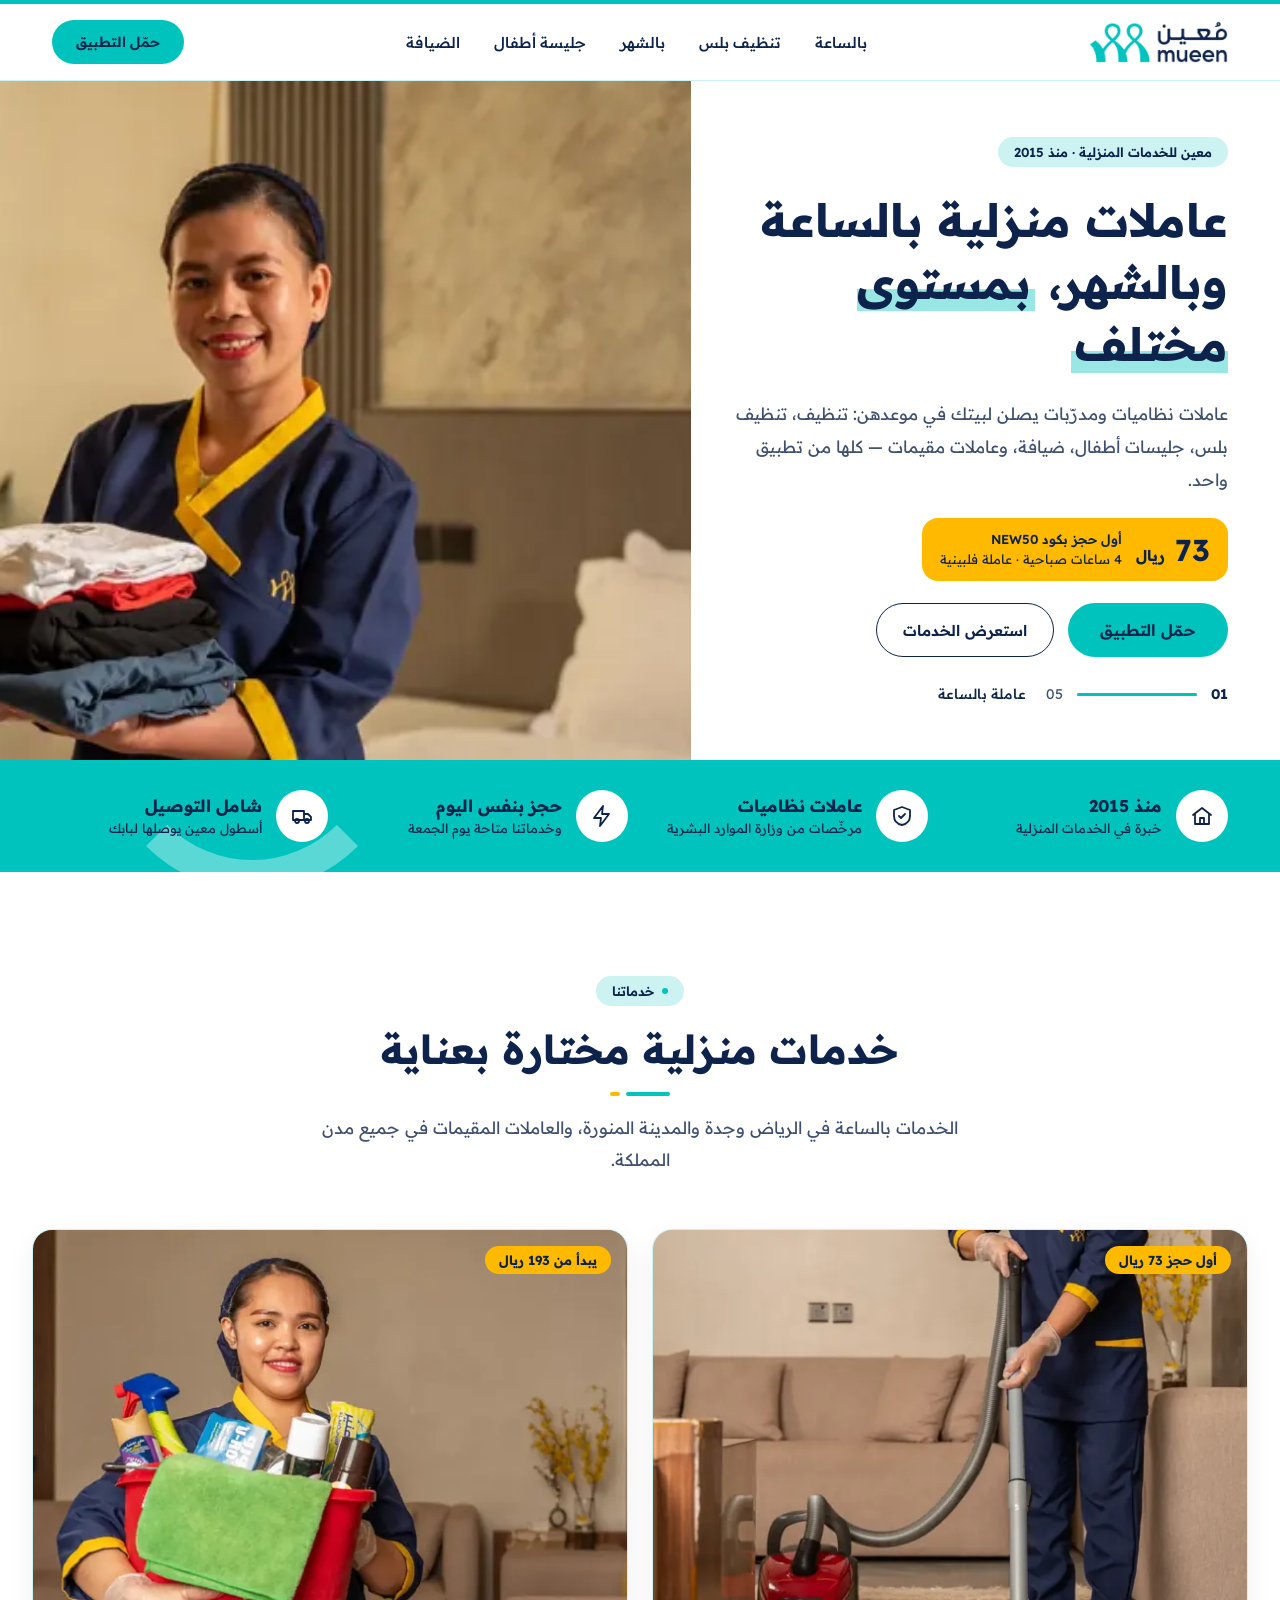
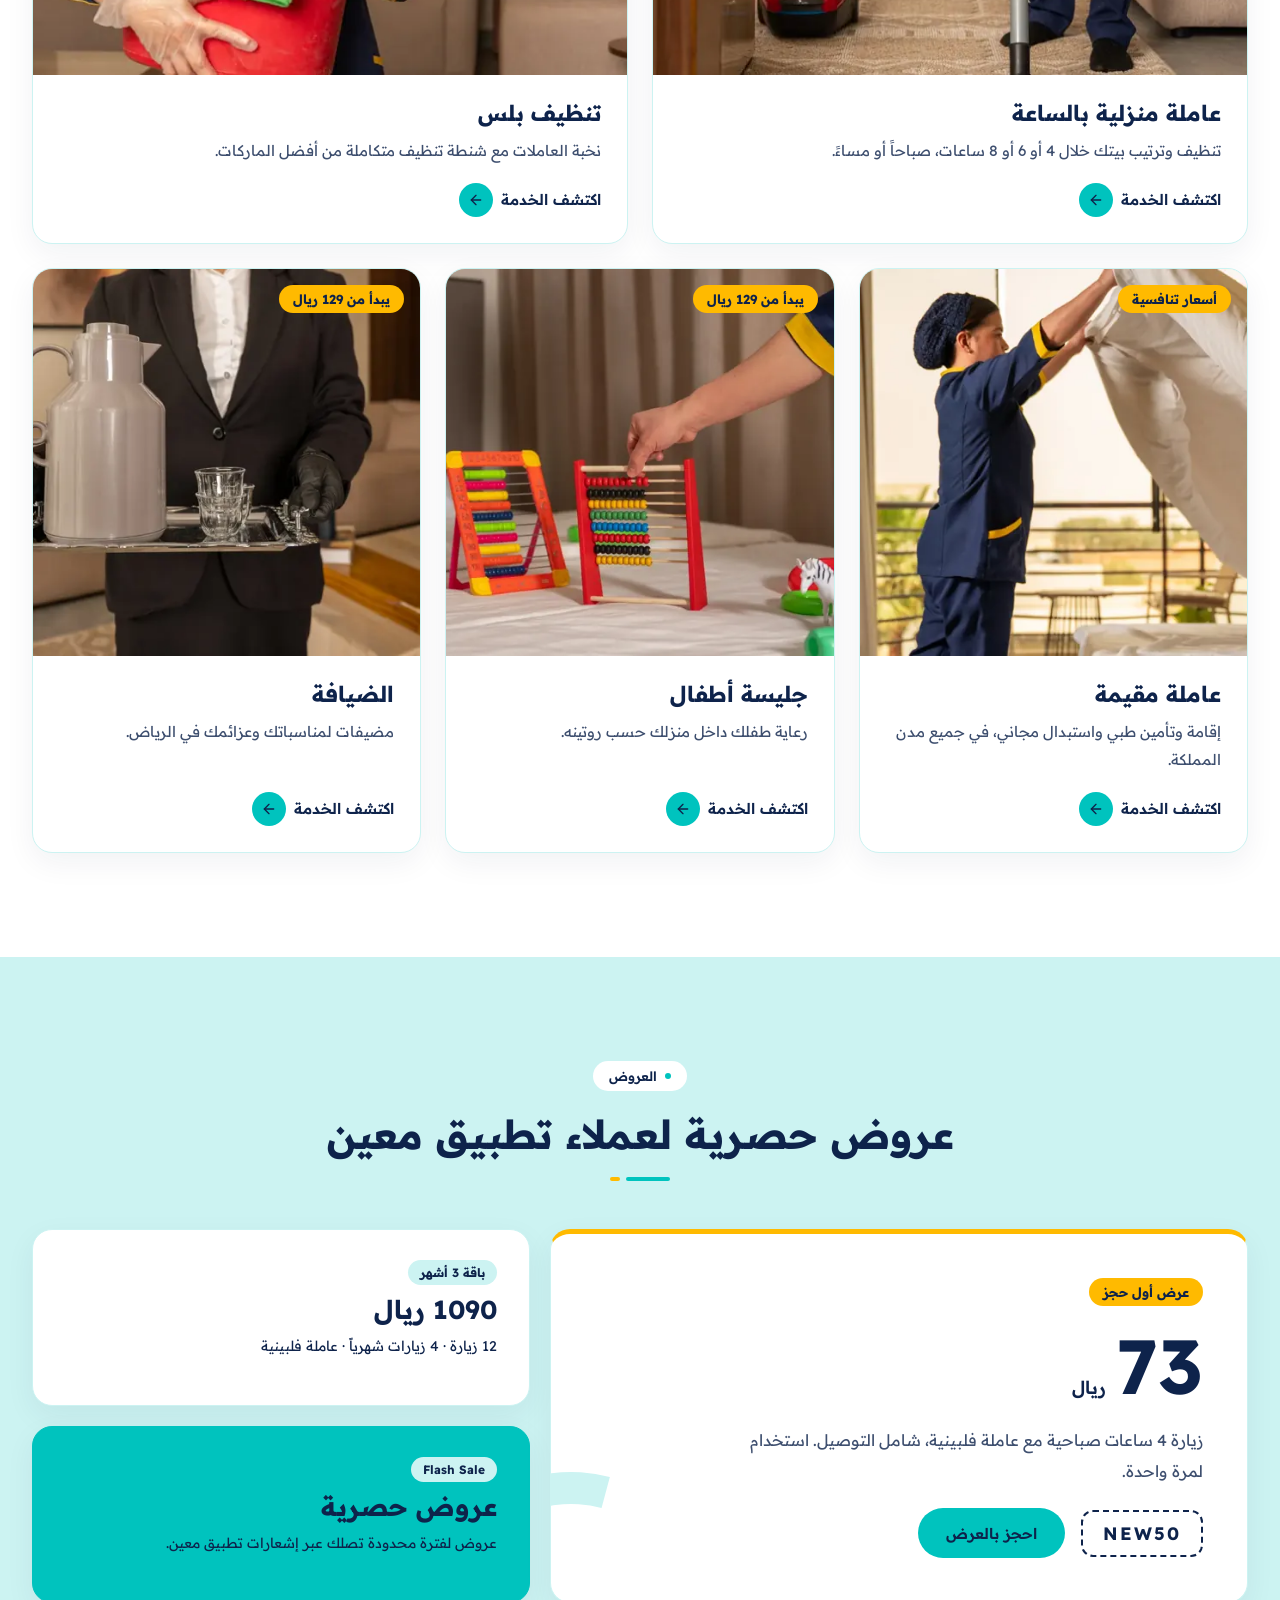
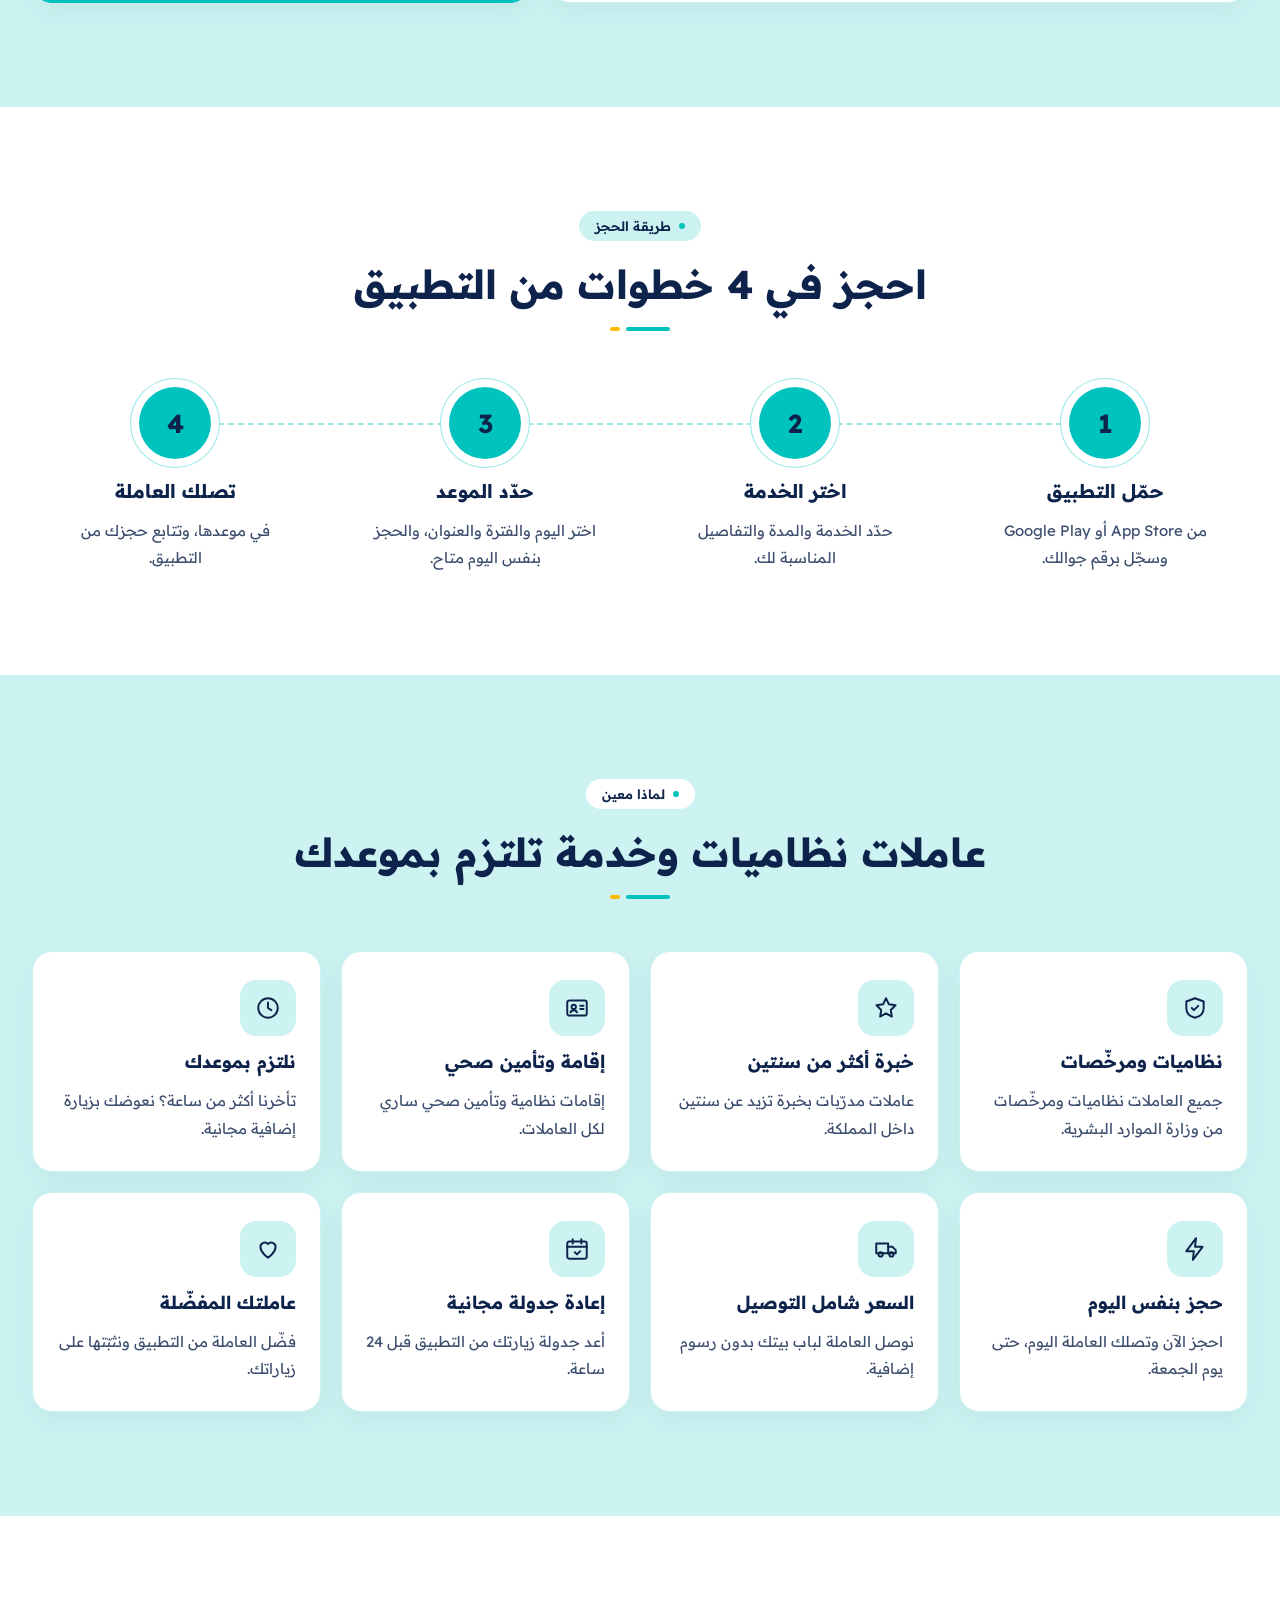
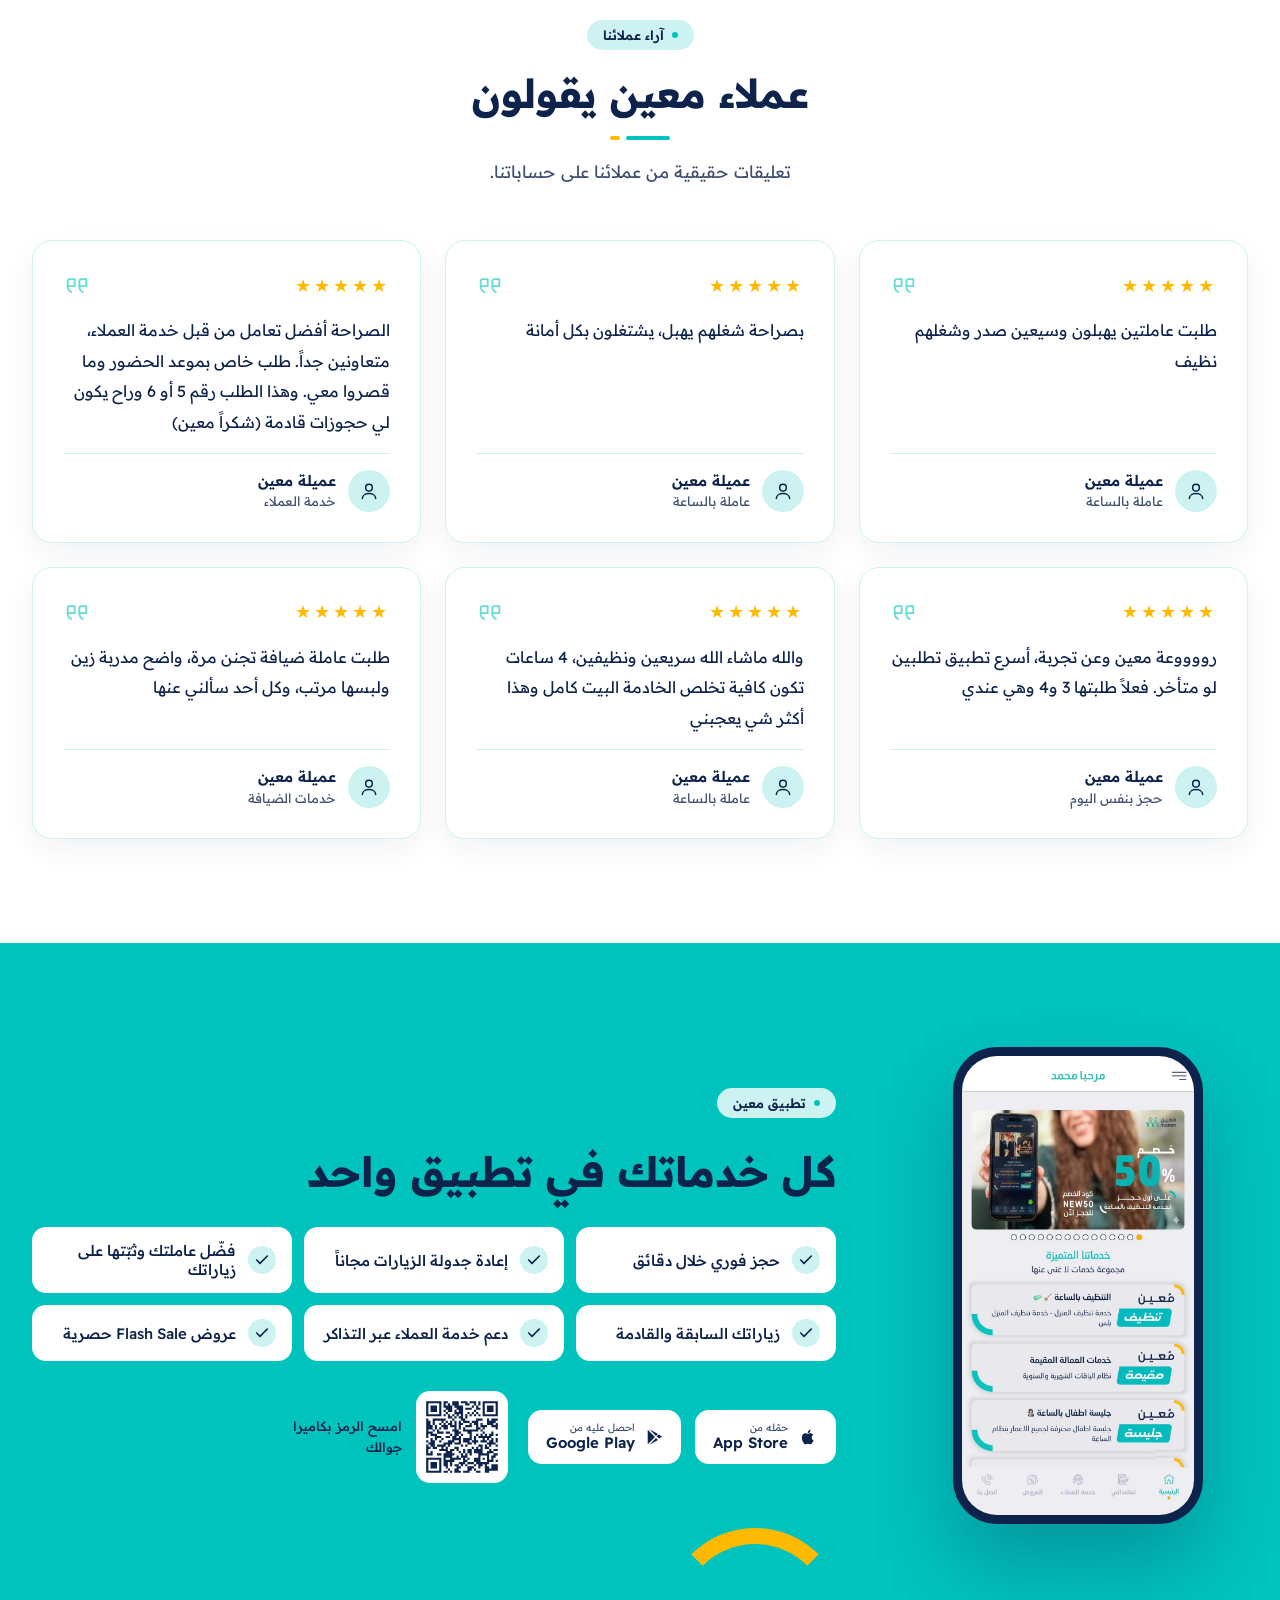
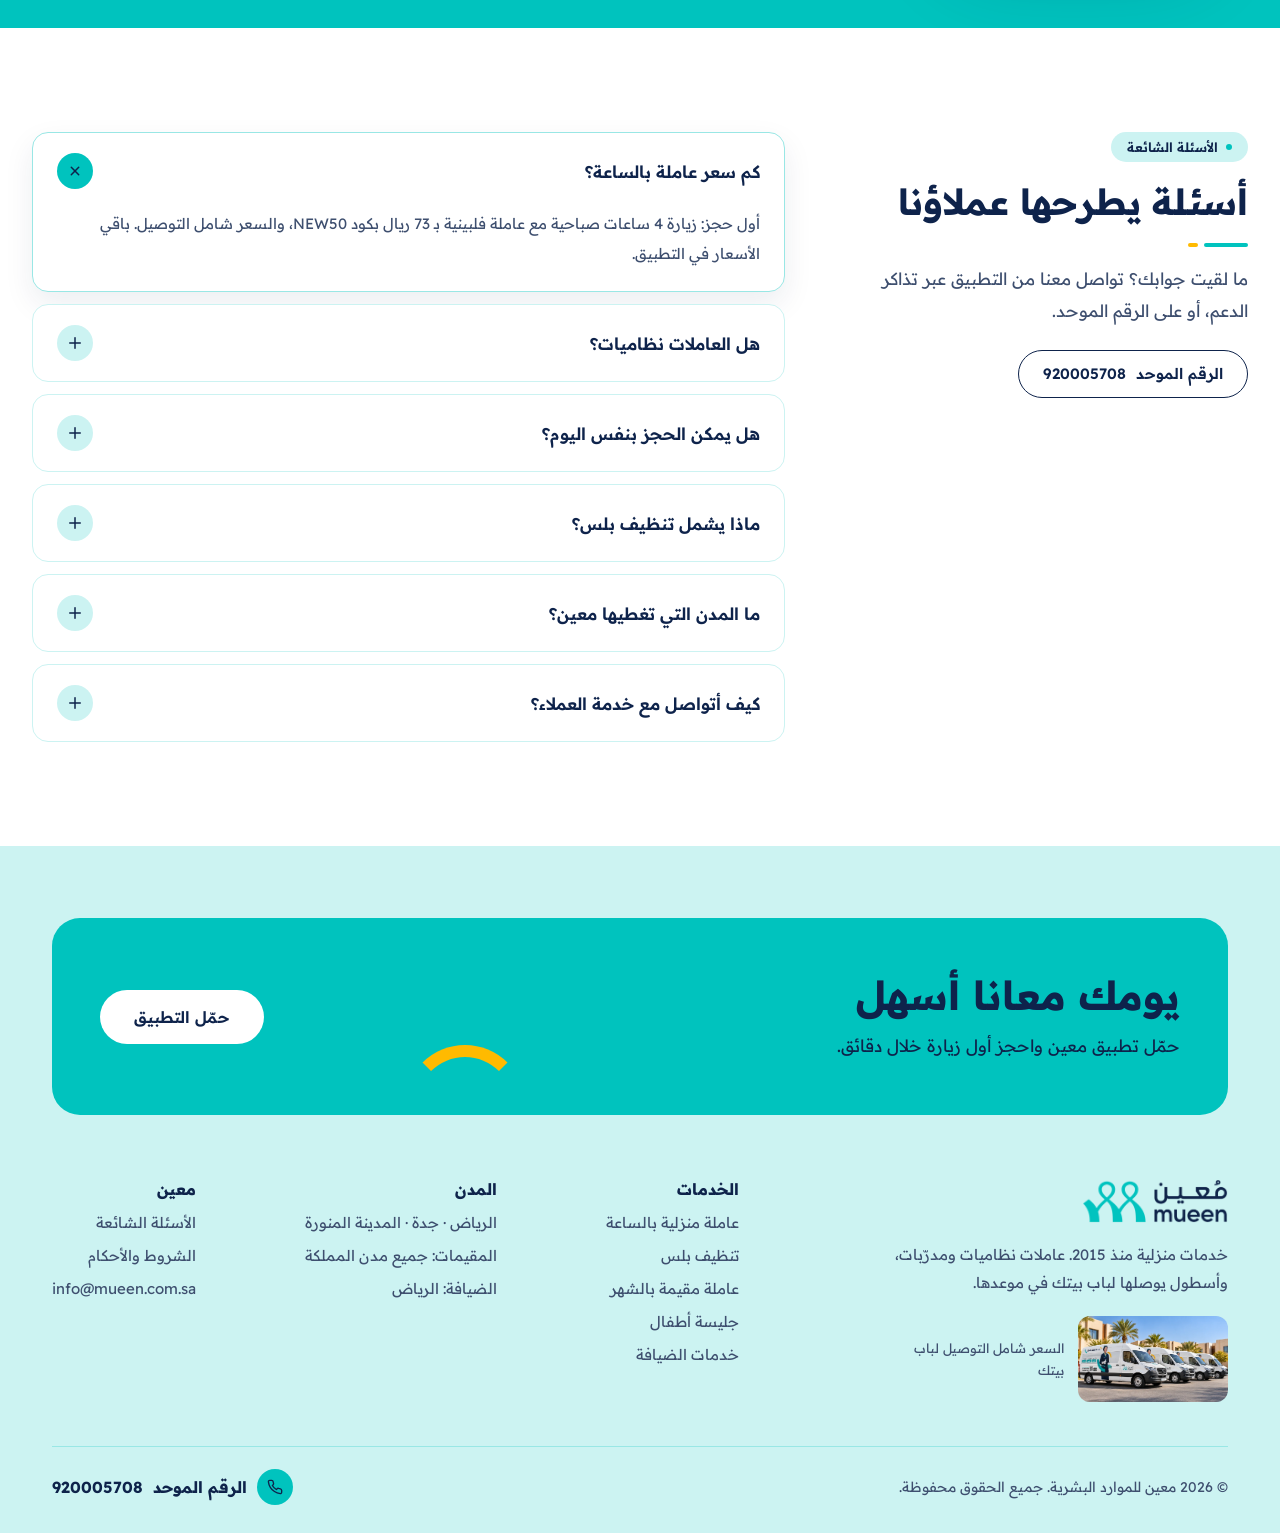
<file: index.html>
<!doctype html>
<html lang="ar" dir="rtl">
<head>
<meta charset="utf-8">
<meta name="viewport" content="width=device-width, initial-scale=1">
<title>معين | عاملات منزلية بالساعة وبالشهر وتنظيف منازل</title>
<meta name="description" content="عاملات نظاميات ومدرّبات بالساعة وبالشهر، تنظيف بلس، جليسات أطفال وضيافة. أول زيارة بـ 73 ريال بكود NEW50. حمّل تطبيق معين واحجز الآن.">
<link rel="canonical" href="https://mueen.com.sa/">
<link rel="alternate" hreflang="ar-SA" href="https://mueen.com.sa/">
<link rel="alternate" hreflang="x-default" href="https://mueen.com.sa/">
<meta name="robots" content="index, follow, max-image-preview:large">
<meta name="theme-color" content="#00c3be">
<!-- Google Search Console: ضع رمز التحقق هنا -->
<!-- <meta name="google-site-verification" content="XXXXXXXXXXXX"> -->
<meta property="og:type" content="website">
<meta property="og:locale" content="ar_SA">
<meta property="og:site_name" content="معين">
<meta property="og:title" content="معين | عاملات منزلية بالساعة وبالشهر وتنظيف منازل">
<meta property="og:description" content="عاملات نظاميات ومدرّبات بالساعة وبالشهر، تنظيف بلس، جليسات أطفال وضيافة. أول زيارة بـ 73 ريال بكود NEW50. حمّل تطبيق معين واحجز الآن.">
<meta property="og:url" content="https://mueen.com.sa/">
<meta property="og:image" content="https://mueen.com.sa/assets/img/og-home.jpg">
<meta property="og:image:width" content="1200">
<meta property="og:image:height" content="630">
<meta name="twitter:card" content="summary_large_image">
<meta name="twitter:title" content="معين | عاملات منزلية بالساعة وبالشهر وتنظيف منازل">
<meta name="twitter:description" content="عاملات نظاميات ومدرّبات بالساعة وبالشهر، تنظيف بلس، جليسات أطفال وضيافة. أول زيارة بـ 73 ريال بكود NEW50. حمّل تطبيق معين واحجز الآن.">
<meta name="twitter:image" content="https://mueen.com.sa/assets/img/og-home.jpg">
<link rel="icon" type="image/png" sizes="32x32" href="/assets/img/favicon-32.png">
<link rel="apple-touch-icon" href="/assets/img/apple-touch-icon.png">
<link rel="preconnect" href="https://fonts.googleapis.com">
<link rel="preconnect" href="https://fonts.gstatic.com" crossorigin>
<link rel="stylesheet" href="https://fonts.googleapis.com/css2?family=Readex+Pro:wght@300;400;500;600;700&amp;display=swap">
<link rel="stylesheet" href="/assets/css/style.css?v=1">
<script async src="https://www.googletagmanager.com/gtag/js?id=G-XXXXXXXXXX"></script>
<script>
window.dataLayer = window.dataLayer || [];
function gtag(){dataLayer.push(arguments);}
gtag('js', new Date());
gtag('config', 'G-XXXXXXXXXX');
gtag('config', 'AW-16564588407');
</script>
<script type="application/ld+json">
{
 "@context": "https://schema.org",
 "@graph": [
  {
   "@type": [
    "Organization",
    "LocalBusiness"
   ],
   "@id": "https://mueen.com.sa/#org",
   "name": "معين",
   "alternateName": "Mueen",
   "url": "https://mueen.com.sa/",
   "logo": "https://mueen.com.sa/assets/img/mueen-logo.png",
   "image": "https://mueen.com.sa/assets/img/hourly-3.webp",
   "telephone": "+966920005708",
   "email": "info@mueen.com.sa",
   "foundingDate": "2015",
   "slogan": "يومك معانا أسهل",
   "address": {
    "@type": "PostalAddress",
    "addressLocality": "الرياض",
    "postalCode": "11531",
    "addressCountry": "SA"
   },
   "areaServed": [
    {
     "@type": "City",
     "name": "الرياض"
    },
    {
     "@type": "City",
     "name": "جدة"
    },
    {
     "@type": "City",
     "name": "المدينة المنورة"
    },
    {
     "@type": "Country",
     "name": "المملكة العربية السعودية"
    }
   ]
  },
  {
   "@type": "WebSite",
   "@id": "https://mueen.com.sa/#website",
   "url": "https://mueen.com.sa/",
   "name": "معين",
   "inLanguage": "ar-SA",
   "publisher": {
    "@id": "https://mueen.com.sa/#org"
   }
  },
  {
   "@type": "WebPage",
   "@id": "https://mueen.com.sa/#webpage",
   "url": "https://mueen.com.sa/",
   "name": "معين | عاملات منزلية بالساعة وبالشهر وتنظيف منازل",
   "description": "عاملات نظاميات ومدرّبات بالساعة وبالشهر، تنظيف بلس، جليسات أطفال وضيافة. أول زيارة بـ 73 ريال بكود NEW50. حمّل تطبيق معين واحجز الآن.",
   "inLanguage": "ar-SA",
   "isPartOf": {
    "@id": "https://mueen.com.sa/#website"
   }
  },
  {
   "@type": "FAQPage",
   "mainEntity": [
    {
     "@type": "Question",
     "name": "كم سعر عاملة بالساعة؟",
     "acceptedAnswer": {
      "@type": "Answer",
      "text": "أول حجز: زيارة 4 ساعات صباحية مع عاملة فلبينية بـ 73 ريال بكود NEW50، والسعر شامل التوصيل. باقي الأسعار في التطبيق."
     }
    },
    {
     "@type": "Question",
     "name": "هل العاملات نظاميات؟",
     "acceptedAnswer": {
      "@type": "Answer",
      "text": "نعم، جميعهن نظاميات ومرخّصات من وزارة الموارد البشرية، لديهن إقامات وتأمين صحي وخبرة تزيد عن سنتين في المملكة."
     }
    },
    {
     "@type": "Question",
     "name": "هل يمكن الحجز بنفس اليوم؟",
     "acceptedAnswer": {
      "@type": "Answer",
      "text": "نعم، حسب التوفر، وخدماتنا متاحة يوم الجمعة أيضاً."
     }
    },
    {
     "@type": "Question",
     "name": "ماذا يشمل تنظيف بلس؟",
     "acceptedAnswer": {
      "@type": "Answer",
      "text": "عاملة من نخبة العاملات تصل ومعها شنطة متكاملة: مكنسة كهربائية ومواد من ماركات موثوقة وأدوات جديدة لكل عميل."
     }
    },
    {
     "@type": "Question",
     "name": "ما المدن التي تغطيها معين؟",
     "acceptedAnswer": {
      "@type": "Answer",
      "text": "العاملات المقيمات في جميع مدن المملكة. الخدمات بالساعة في الرياض وجدة والمدينة المنورة، والضيافة في الرياض."
     }
    },
    {
     "@type": "Question",
     "name": "كيف أتواصل مع خدمة العملاء؟",
     "acceptedAnswer": {
      "@type": "Answer",
      "text": "من التطبيق عبر تذاكر الدعم، أو على الرقم الموحد 920005708."
     }
    }
   ]
  }
 ]
}
</script>
<script src="/assets/js/main.js?v=1" defer></script>
</head>
<body data-page="home" data-service="all">
<a class="skip" href="#main">تخطَّ إلى المحتوى</a>
<div style="height: 4px; background: #00c3be"></div>
<header style="position: sticky; top: 0; z-index: 30; background: rgba(255,255,255,0.97); backdrop-filter: blur(10px); box-shadow: 0 1px 0 #ccf3f2">
<div class="wrap" style="padding: 16px 32px; display: flex; align-items: center; justify-content: space-between; gap: 24px">
<a href="/" aria-label="معين — الصفحة الرئيسية" style="display: flex"><img src="/assets/img/mueen-logo.webp" alt="شعار معين" width="640" height="193" style="height: 42px; width: auto; display: block"></a>
<nav class="navl" aria-label="الخدمات" style="display: flex; gap: 34px">
<a class="nl" href="/hourly-maid/">بالساعة</a>
<a class="nl" href="/home-cleaning/">تنظيف بلس</a>
<a class="nl" href="/monthly-maid/">بالشهر</a>
<a class="nl" href="/babysitter/">جليسة أطفال</a>
<a class="nl" href="/hospitality/">الضيافة</a>
</nav>
<a class="btn btn-p" href="https://mueen.onelink.me/5Kgh/8ng8j5ao?c=home_organic&amp;af_sub3=header" data-cta="header" rel="nofollow" style="font-size: 14px; padding: 12px 24px; min-height: 44px">حمّل التطبيق</a>
</div>
</header>
<main id="main">
<section class="hero">
<div class="hero-media" data-slider data-names='[&quot;عاملة بالساعة&quot;, &quot;تنظيف بلس&quot;, &quot;عاملة مقيمة&quot;, &quot;جليسة أطفال&quot;, &quot;الضيافة&quot;]'>
<div class="hs on"><img src="/assets/img/hourly-3.webp" srcset="/assets/img/hourly-3-960.webp 960w, /assets/img/hourly-3.webp 1920w" sizes="(max-width: 960px) 100vw, 54vw" alt="عاملة منزلية من معين تحمل الملابس المرتبة" width="1920" height="800" fetchpriority="high" decoding="async" style="width: 100%; height: 100%; object-fit: cover; object-position: 67% center; display: block"></div>
<div class="hs"><img src="/assets/img/plus-2.webp" srcset="/assets/img/plus-2-960.webp 960w, /assets/img/plus-2.webp 1920w" sizes="(max-width: 960px) 100vw, 54vw" alt="عاملة تنظيف بلس مع عربة أدوات التنظيف في المطبخ" width="1920" height="800" loading="lazy" decoding="async" style="width: 100%; height: 100%; object-fit: cover; object-position: 58% center; display: block"></div>
<div class="hs"><img src="/assets/img/monthly-1.webp" srcset="/assets/img/monthly-1-960.webp 960w, /assets/img/monthly-1.webp 1920w" sizes="(max-width: 960px) 100vw, 54vw" alt="عاملة منزلية من معين تنظف غرفة المعيشة بحضور صاحبة المنزل" width="1920" height="800" loading="lazy" decoding="async" style="width: 100%; height: 100%; object-fit: cover; object-position: 45% center; display: block"></div>
<div class="hs"><img src="/assets/img/baby-2.webp" srcset="/assets/img/baby-2-960.webp 960w, /assets/img/baby-2.webp 1920w" sizes="(max-width: 960px) 100vw, 54vw" alt="جليسة أطفال من معين تلعب بالألعاب على الأرض" width="1920" height="800" loading="lazy" decoding="async" style="width: 100%; height: 100%; object-fit: cover; object-position: 60% center; display: block"></div>
<div class="hs"><img src="/assets/img/hosp-0.webp" srcset="/assets/img/hosp-0-960.webp 960w, /assets/img/hosp-0.webp 1920w" sizes="(max-width: 960px) 100vw, 54vw" alt="مضيفة من معين تقدّم القهوة العربية" width="1920" height="800" loading="lazy" decoding="async" style="width: 100%; height: 100%; object-fit: cover; object-position: 50% center; display: block"></div>
</div>
<div class="arc hide-sm" style="width: 520px; height: 520px; top: -260px; right: -200px; border-width: 54px; border-top-color: #ccf3f2; transform: rotate(-25deg)"></div>
<div class="hero-text">
<div style="position: relative; max-width: 510px; display: flex; flex-direction: column; gap: 22px">
<span class="eyb fu">معين للخدمات المنزلية · منذ 2015</span>
<h1 class="h1 fu d1" style="margin: 0; font-size: 46px; line-height: 1.35; font-weight: 700; color: #0e234b">عاملات منزلية بالساعة وبالشهر، <span style="background: linear-gradient(transparent 62%, #99e7e5 62%); padding: 0 4px">بمستوى مختلف</span></h1>
<p class="fu d2" style="margin: 0; font-size: 17px; line-height: 1.95; color: #3e4f6f">عاملات نظاميات ومدرّبات يصلن لبيتك في موعدهن: تنظيف، تنظيف بلس، جليسات أطفال، ضيافة، وعاملات مقيمات — كلها من تطبيق واحد.</p>
<div class="fu d2" style="display: inline-flex; align-self: flex-start; align-items: center; gap: 14px; background: #ffba00; color: #0e234b; border-radius: 16px; padding: 12px 18px; flex-wrap: wrap">
<span style="font-size: 30px; font-weight: 700; line-height: 1">73 <span style="font-size: 15px">ريال</span></span>
<span style="display: flex; flex-direction: column; font-size: 13px; line-height: 1.5"><span style="font-weight: 600">أول حجز بكود NEW50</span><span>4 ساعات صباحية · عاملة فلبينية</span></span>
</div>
<div class="fu d3" style="display: flex; flex-wrap: wrap; align-items: center; gap: 14px">
<a class="btn btn-p" href="https://mueen.onelink.me/5Kgh/8ng8j5ao?c=home_organic&amp;af_sub3=hero" data-cta="hero" rel="nofollow" style="font-size: 16px; padding: 16px 32px; min-height: 54px">حمّل التطبيق</a>
<a class="btn btn-o" href="#services" style="font-size: 15px; padding: 14px 26px; min-height: 54px">استعرض الخدمات</a>
</div>
<div class="fu d4 hero-counter" aria-hidden="true" style="display: flex; align-items: center; gap: 14px; margin-top: 6px">
<span class="slide-idx" style="font-size: 14px; color: #0e234b; font-weight: 700" dir="ltr">01</span>
<div class="prog" style="width: 120px"></div>
<span style="font-size: 14px; color: #3e4f6f" dir="ltr">05</span>
<span class="slide-name" style="font-size: 14px; font-weight: 500; color: #0e234b; margin-right: 6px">عاملة بالساعة</span>
</div>
</div>
</div>
</section>

<div style="background: #00c3be; position: relative; overflow: hidden">
<div class="arc" style="width: 300px; height: 300px; top: -170px; left: 8%; border-width: 30px; border-bottom-color: rgba(255,255,255,0.35)"></div>
<div class="wrap trust" style="position: relative; padding: 30px 32px; display: grid; grid-template-columns: repeat(4, minmax(0, 1fr)); gap: 24px">
<div style="display: flex; align-items: center; gap: 14px">
<span style="width: 52px; height: 52px; border-radius: 50%; background: #ffffff; color: #0e234b; display: flex; align-items: center; justify-content: center; flex: none"><svg width="24" height="24" viewBox="0 0 24 24" fill="none" stroke="currentColor" stroke-width="1.8" stroke-linecap="round" stroke-linejoin="round"><path d="M3 11 12 4l9 7"></path><path d="M5 10v10h14V10"></path><path d="M10 20v-6h4v6"></path></svg></span>
<span style="display: flex; flex-direction: column; line-height: 1.45"><span style="font-size: 17px; font-weight: 700; color: #0e234b">منذ 2015</span><span style="font-size: 13px; color: #0e234b">خبرة في الخدمات المنزلية</span></span>
</div>
<div style="display: flex; align-items: center; gap: 14px">
<span style="width: 52px; height: 52px; border-radius: 50%; background: #ffffff; color: #0e234b; display: flex; align-items: center; justify-content: center; flex: none"><svg width="24" height="24" viewBox="0 0 24 24" fill="none" stroke="currentColor" stroke-width="1.8" stroke-linecap="round" stroke-linejoin="round"><path d="M12 3 4 6v6c0 5 3.5 8 8 9 4.5-1 8-4 8-9V6l-8-3z"></path><path d="m9 12 2 2 4-4"></path></svg></span>
<span style="display: flex; flex-direction: column; line-height: 1.45"><span style="font-size: 17px; font-weight: 700; color: #0e234b">عاملات نظاميات</span><span style="font-size: 13px; color: #0e234b">مرخّصات من وزارة الموارد البشرية</span></span>
</div>
<div style="display: flex; align-items: center; gap: 14px">
<span style="width: 52px; height: 52px; border-radius: 50%; background: #ffffff; color: #0e234b; display: flex; align-items: center; justify-content: center; flex: none"><svg width="24" height="24" viewBox="0 0 24 24" fill="none" stroke="currentColor" stroke-width="1.8" stroke-linecap="round" stroke-linejoin="round"><path d="M13 2 4 14h7l-1 8 9-12h-7l1-8z"></path></svg></span>
<span style="display: flex; flex-direction: column; line-height: 1.45"><span style="font-size: 17px; font-weight: 700; color: #0e234b">حجز بنفس اليوم</span><span style="font-size: 13px; color: #0e234b">وخدماتنا متاحة يوم الجمعة</span></span>
</div>
<div style="display: flex; align-items: center; gap: 14px">
<span style="width: 52px; height: 52px; border-radius: 50%; background: #ffffff; color: #0e234b; display: flex; align-items: center; justify-content: center; flex: none"><svg width="24" height="24" viewBox="0 0 24 24" fill="none" stroke="currentColor" stroke-width="1.8" stroke-linecap="round" stroke-linejoin="round"><path d="M3 7h11v9H3z"></path><path d="M14 10h4l3 3v3h-7"></path><circle cx="7" cy="17" r="2"></circle><circle cx="17" cy="17" r="2"></circle></svg></span>
<span style="display: flex; flex-direction: column; line-height: 1.45"><span style="font-size: 17px; font-weight: 700; color: #0e234b">شامل التوصيل</span><span style="font-size: 13px; color: #0e234b">أسطول معين يوصلها لبابك</span></span>
</div>
</div>
</div>

<section id="services" class="sec">
<div class="wrap" style="display: flex; flex-direction: column; gap: 52px">
<div class="center" style="display: flex; flex-direction: column; gap: 16px; align-items: center; text-align: center; max-width: 760px; margin: 0 auto">
<span class="eyb"><span class="dot"></span>خدماتنا</span>
<h2 class="h2" style="margin: 0; font-size: 40px; line-height: 1.35; font-weight: 700; color: #0e234b">خدمات منزلية مختارة بعناية</h2>
<div class="mark"><span style="width: 44px; background: #00c3be"></span><span style="width: 10px; background: #ffba00"></span></div>
<p style="margin: 0; font-size: 17px; line-height: 1.9; color: #3e4f6f; max-width: 640px">الخدمات بالساعة في الرياض وجدة والمدينة المنورة، والعاملات المقيمات في جميع مدن المملكة.</p>
</div>
<div class="g6">
<a class="svc card lift s2" href="/hourly-maid/">
<div class="im" style="aspect-ratio: 4 / 3"><img src="/assets/img/hourly-0-960.webp" alt="عاملة منزلية بالساعة من معين تنظف السجاد بالمكنسة" width="960" height="450" loading="lazy" decoding="async" style="width: 100%; height: 100%; object-fit: cover; object-position: 55% center; display: block">
<span style="position: absolute; top: 16px; right: 16px; background: #ffba00; color: #0e234b; font-size: 13px; font-weight: 700; padding: 6px 14px; border-radius: 999px">أول حجز 73 ريال</span>
</div>
<div style="padding: 24px 26px 26px; display: flex; flex-direction: column; gap: 10px; flex: 1">
<h3 style="margin: 0; font-size: 22px; font-weight: 700">عاملة منزلية بالساعة</h3>
<p style="margin: 0; font-size: 15px; line-height: 1.85; color: #3e4f6f">تنظيف وترتيب بيتك خلال 4 أو 6 أو 8 ساعات، صباحاً أو مساءً.</p>
<span class="go" style="margin-top: auto; padding-top: 8px">اكتشف الخدمة <span class="ga"><svg width="16" height="16" viewBox="0 0 24 24" fill="none" stroke="currentColor" stroke-width="2" stroke-linecap="round" stroke-linejoin="round"><path d="M19 12H5"></path><path d="m12 19-7-7 7-7"></path></svg></span></span>
</div>
</a>
<a class="svc card lift s2" href="/home-cleaning/">
<div class="im" style="aspect-ratio: 4 / 3"><img src="/assets/img/plus-0-960.webp" alt="عاملة تنظيف بلس من معين تحمل أدوات ومواد التنظيف" width="960" height="450" loading="lazy" decoding="async" style="width: 100%; height: 100%; object-fit: cover; object-position: 37% center; display: block">
<span style="position: absolute; top: 16px; right: 16px; background: #ffba00; color: #0e234b; font-size: 13px; font-weight: 700; padding: 6px 14px; border-radius: 999px">يبدأ من 193 ريال</span>
</div>
<div style="padding: 24px 26px 26px; display: flex; flex-direction: column; gap: 10px; flex: 1">
<h3 style="margin: 0; font-size: 22px; font-weight: 700">تنظيف بلس</h3>
<p style="margin: 0; font-size: 15px; line-height: 1.85; color: #3e4f6f">نخبة العاملات مع شنطة تنظيف متكاملة من أفضل الماركات.</p>
<span class="go" style="margin-top: auto; padding-top: 8px">اكتشف الخدمة <span class="ga"><svg width="16" height="16" viewBox="0 0 24 24" fill="none" stroke="currentColor" stroke-width="2" stroke-linecap="round" stroke-linejoin="round"><path d="M19 12H5"></path><path d="m12 19-7-7 7-7"></path></svg></span></span>
</div>
</a>
<a class="svc card lift s3" href="/monthly-maid/">
<div class="im" style="aspect-ratio: 1 / 1"><img src="/assets/img/monthly-0-960.webp" alt="عاملة منزلية مقيمة من معين ترتب السرير" width="960" height="450" loading="lazy" decoding="async" style="width: 100%; height: 100%; object-fit: cover; object-position: 35% center; display: block">
<span style="position: absolute; top: 16px; right: 16px; background: #ffba00; color: #0e234b; font-size: 13px; font-weight: 700; padding: 6px 14px; border-radius: 999px">أسعار تنافسية</span>
</div>
<div style="padding: 24px 26px 26px; display: flex; flex-direction: column; gap: 10px; flex: 1">
<h3 style="margin: 0; font-size: 22px; font-weight: 700">عاملة مقيمة</h3>
<p style="margin: 0; font-size: 15px; line-height: 1.85; color: #3e4f6f">إقامة وتأمين طبي واستبدال مجاني، في جميع مدن المملكة.</p>
<span class="go" style="margin-top: auto; padding-top: 8px">اكتشف الخدمة <span class="ga"><svg width="16" height="16" viewBox="0 0 24 24" fill="none" stroke="currentColor" stroke-width="2" stroke-linecap="round" stroke-linejoin="round"><path d="M19 12H5"></path><path d="m12 19-7-7 7-7"></path></svg></span></span>
</div>
</a>
<a class="svc card lift s3" href="/babysitter/">
<div class="im" style="aspect-ratio: 1 / 1"><img src="/assets/img/baby-0-960.webp" alt="جليسة أطفال من معين ترتب ألعاب الطفل" width="960" height="450" loading="lazy" decoding="async" style="width: 100%; height: 100%; object-fit: cover; object-position: 45% center; display: block">
<span style="position: absolute; top: 16px; right: 16px; background: #ffba00; color: #0e234b; font-size: 13px; font-weight: 700; padding: 6px 14px; border-radius: 999px">يبدأ من 129 ريال</span>
</div>
<div style="padding: 24px 26px 26px; display: flex; flex-direction: column; gap: 10px; flex: 1">
<h3 style="margin: 0; font-size: 22px; font-weight: 700">جليسة أطفال</h3>
<p style="margin: 0; font-size: 15px; line-height: 1.85; color: #3e4f6f">رعاية طفلك داخل منزلك حسب روتينه.</p>
<span class="go" style="margin-top: auto; padding-top: 8px">اكتشف الخدمة <span class="ga"><svg width="16" height="16" viewBox="0 0 24 24" fill="none" stroke="currentColor" stroke-width="2" stroke-linecap="round" stroke-linejoin="round"><path d="M19 12H5"></path><path d="m12 19-7-7 7-7"></path></svg></span></span>
</div>
</a>
<a class="svc card lift s3" href="/hospitality/">
<div class="im" style="aspect-ratio: 1 / 1"><img src="/assets/img/hosp-0-960.webp" alt="مضيفة من معين تقدّم القهوة العربية" width="960" height="450" loading="lazy" decoding="async" style="width: 100%; height: 100%; object-fit: cover; object-position: 50% center; display: block">
<span style="position: absolute; top: 16px; right: 16px; background: #ffba00; color: #0e234b; font-size: 13px; font-weight: 700; padding: 6px 14px; border-radius: 999px">يبدأ من 129 ريال</span>
</div>
<div style="padding: 24px 26px 26px; display: flex; flex-direction: column; gap: 10px; flex: 1">
<h3 style="margin: 0; font-size: 22px; font-weight: 700">الضيافة</h3>
<p style="margin: 0; font-size: 15px; line-height: 1.85; color: #3e4f6f">مضيفات لمناسباتك وعزائمك في الرياض.</p>
<span class="go" style="margin-top: auto; padding-top: 8px">اكتشف الخدمة <span class="ga"><svg width="16" height="16" viewBox="0 0 24 24" fill="none" stroke="currentColor" stroke-width="2" stroke-linecap="round" stroke-linejoin="round"><path d="M19 12H5"></path><path d="m12 19-7-7 7-7"></path></svg></span></span>
</div>
</a>
</div>
</div>
</section>

<section class="sec tint" id="offers">
<div class="arc" style="width: 360px; height: 360px; bottom: -200px; right: -140px; border-width: 40px; border-bottom-color: #99e7e5; transform: rotate(25deg)"></div>
<div class="wrap" style="position: relative; display: flex; flex-direction: column; gap: 48px">
<div class="center" style="display: flex; flex-direction: column; gap: 16px; align-items: center; text-align: center; max-width: 760px; margin: 0 auto">
<span class="eyb"><span class="dot"></span>العروض</span>
<h2 class="h2" style="margin: 0; font-size: 40px; line-height: 1.35; font-weight: 700; color: #0e234b">عروض حصرية لعملاء تطبيق معين</h2>
<div class="mark"><span style="width: 44px; background: #00c3be"></span><span style="width: 10px; background: #ffba00"></span></div>

</div>
<div class="og">
<div class="card" style="position: relative; overflow: hidden; padding: 44px; display: flex; flex-direction: column; gap: 18px; border-top: 5px solid #ffba00">
<div class="arc" style="width: 300px; height: 300px; left: -130px; bottom: -170px; border-width: 32px; border-top-color: #ccf3f2; transform: rotate(-30deg)"></div>
<span style="position: relative; align-self: flex-start; background: #ffba00; color: #0e234b; font-size: 13px; font-weight: 700; padding: 6px 14px; border-radius: 999px">عرض أول حجز</span>
<div style="position: relative; display: flex; align-items: baseline; gap: 10px"><span style="font-size: 76px; font-weight: 700; line-height: 1.1; color: #0e234b">73</span><span style="font-size: 18px; font-weight: 600">ريال</span></div>
<p style="position: relative; margin: 0; font-size: 16px; line-height: 1.9; color: #3e4f6f; max-width: 460px">زيارة 4 ساعات صباحية مع عاملة فلبينية، شامل التوصيل. استخدام لمرة واحدة.</p>
<div style="position: relative; display: flex; flex-wrap: wrap; align-items: center; gap: 16px; margin-top: 4px">
<span style="border: 2px dashed #0e234b; border-radius: 12px; padding: 10px 20px; font-size: 18px; font-weight: 700; letter-spacing: 2px" dir="ltr">NEW50</span>
<a class="btn btn-p" href="https://mueen.onelink.me/5Kgh/8ng8j5ao?c=home_organic&amp;af_sub3=offer" data-cta="offer" rel="nofollow" style="font-size: 15px; padding: 14px 28px; min-height: 50px">احجز بالعرض</a>
</div>
</div>
<div style="display: flex; flex-direction: column; gap: 20px">
<div class="card oc" style="flex: 1; padding: 30px 32px; display: flex; flex-direction: column; gap: 8px">
<span class="ol" style="align-self: flex-start; background: #ccf3f2; color: #0e234b; font-size: 12px; font-weight: 700; padding: 5px 12px; border-radius: 999px">باقة 3 أشهر</span>
<span style="font-size: 26px; font-weight: 700; color: #0e234b">1090 ريال</span>
<span style="font-size: 14px; line-height: 1.8; color: #0e234b">12 زيارة · 4 زيارات شهرياً · عاملة فلبينية</span>
</div>
<div class="card oc flash" style="flex: 1; padding: 30px 32px; display: flex; flex-direction: column; gap: 8px">
<span class="ol" style="align-self: flex-start; background: #ccf3f2; color: #0e234b; font-size: 12px; font-weight: 700; padding: 5px 12px; border-radius: 999px" dir="ltr">Flash Sale</span>
<span style="font-size: 26px; font-weight: 700; color: #0e234b">عروض حصرية</span>
<span style="font-size: 14px; line-height: 1.8; color: #0e234b">عروض لفترة محدودة تصلك عبر إشعارات تطبيق معين.</span>
</div>
</div>
</div>
</div>
</section>

<section class="sec ">
<div class="wrap" style="display: flex; flex-direction: column; gap: 56px">
<div class="center" style="display: flex; flex-direction: column; gap: 16px; align-items: center; text-align: center; max-width: 760px; margin: 0 auto">
<span class="eyb"><span class="dot"></span>طريقة الحجز</span>
<h2 class="h2" style="margin: 0; font-size: 40px; line-height: 1.35; font-weight: 700; color: #0e234b">احجز في 4 خطوات من التطبيق</h2>
<div class="mark"><span style="width: 44px; background: #00c3be"></span><span style="width: 10px; background: #ffba00"></span></div>

</div>
<div class="steps">
<div style="display: flex; flex-direction: column; align-items: center; text-align: center; gap: 14px">
<span class="snum" style="">1</span>
<h3 style="margin: 6px 0 0; font-size: 19px; font-weight: 700; color: #0e234b">حمّل التطبيق</h3>
<p style="margin: 0; font-size: 15px; line-height: 1.8; color: #3e4f6f; max-width: 240px">من App Store أو Google Play وسجّل برقم جوالك.</p>
</div>
<div style="display: flex; flex-direction: column; align-items: center; text-align: center; gap: 14px">
<span class="snum" style="">2</span>
<h3 style="margin: 6px 0 0; font-size: 19px; font-weight: 700; color: #0e234b">اختر الخدمة</h3>
<p style="margin: 0; font-size: 15px; line-height: 1.8; color: #3e4f6f; max-width: 240px">حدّد الخدمة والمدة والتفاصيل المناسبة لك.</p>
</div>
<div style="display: flex; flex-direction: column; align-items: center; text-align: center; gap: 14px">
<span class="snum" style="">3</span>
<h3 style="margin: 6px 0 0; font-size: 19px; font-weight: 700; color: #0e234b">حدّد الموعد</h3>
<p style="margin: 0; font-size: 15px; line-height: 1.8; color: #3e4f6f; max-width: 240px">اختر اليوم والفترة والعنوان، والحجز بنفس اليوم متاح.</p>
</div>
<div style="display: flex; flex-direction: column; align-items: center; text-align: center; gap: 14px">
<span class="snum" style="">4</span>
<h3 style="margin: 6px 0 0; font-size: 19px; font-weight: 700; color: #0e234b">تصلك العاملة</h3>
<p style="margin: 0; font-size: 15px; line-height: 1.8; color: #3e4f6f; max-width: 240px">في موعدها، وتتابع حجزك من التطبيق.</p>
</div>
</div>
</div>
</section>

<section class="sec tint">
<div class="arc" style="width: 420px; height: 420px; top: -230px; left: -170px; border-width: 46px; border-top-color: #99e7e5; transform: rotate(-35deg)"></div>
<div class="wrap" style="position: relative; display: flex; flex-direction: column; gap: 52px">
<div class="center" style="display: flex; flex-direction: column; gap: 16px; align-items: center; text-align: center; max-width: 760px; margin: 0 auto">
<span class="eyb"><span class="dot"></span>لماذا معين</span>
<h2 class="h2" style="margin: 0; font-size: 40px; line-height: 1.35; font-weight: 700; color: #0e234b">عاملات نظاميات وخدمة تلتزم بموعدك</h2>
<div class="mark"><span style="width: 44px; background: #00c3be"></span><span style="width: 10px; background: #ffba00"></span></div>

</div>
<div class="g4">
<div class="card lift" style="padding: 28px 24px; display: flex; flex-direction: column; gap: 14px">
<span class="ico" style="background: #ccf3f2"><svg width="26" height="26" viewBox="0 0 24 24" fill="none" stroke="currentColor" stroke-width="1.8" stroke-linecap="round" stroke-linejoin="round"><path d="M12 3 4 6v6c0 5 3.5 8 8 9 4.5-1 8-4 8-9V6l-8-3z"></path><path d="m9 12 2 2 4-4"></path></svg></span>
<h3 style="margin: 0; font-size: 18px; font-weight: 700; color: #0e234b">نظاميات ومرخّصات</h3>
<p style="margin: 0; font-size: 15px; line-height: 1.85; color: #3e4f6f">جميع العاملات نظاميات ومرخّصات من وزارة الموارد البشرية.</p>
</div>
<div class="card lift" style="padding: 28px 24px; display: flex; flex-direction: column; gap: 14px">
<span class="ico" style="background: #ccf3f2"><svg width="26" height="26" viewBox="0 0 24 24" fill="none" stroke="currentColor" stroke-width="1.8" stroke-linecap="round" stroke-linejoin="round"><path d="m12 3 2.7 5.6 6.1.9-4.4 4.3 1 6.1L12 17l-5.4 2.9 1-6.1L3.2 9.5l6.1-.9L12 3z"></path></svg></span>
<h3 style="margin: 0; font-size: 18px; font-weight: 700; color: #0e234b">خبرة أكثر من سنتين</h3>
<p style="margin: 0; font-size: 15px; line-height: 1.85; color: #3e4f6f">عاملات مدرّبات بخبرة تزيد عن سنتين داخل المملكة.</p>
</div>
<div class="card lift" style="padding: 28px 24px; display: flex; flex-direction: column; gap: 14px">
<span class="ico" style="background: #ccf3f2"><svg width="26" height="26" viewBox="0 0 24 24" fill="none" stroke="currentColor" stroke-width="1.8" stroke-linecap="round" stroke-linejoin="round"><rect x="3" y="5" width="18" height="14" rx="2"></rect><circle cx="9" cy="11" r="2"></circle><path d="M6 16c.5-1.5 1.7-2 3-2s2.5.5 3 2"></path><path d="M15 10h3M15 13h3"></path></svg></span>
<h3 style="margin: 0; font-size: 18px; font-weight: 700; color: #0e234b">إقامة وتأمين صحي</h3>
<p style="margin: 0; font-size: 15px; line-height: 1.85; color: #3e4f6f">إقامات نظامية وتأمين صحي ساري لكل العاملات.</p>
</div>
<div class="card lift" style="padding: 28px 24px; display: flex; flex-direction: column; gap: 14px">
<span class="ico" style="background: #ccf3f2"><svg width="26" height="26" viewBox="0 0 24 24" fill="none" stroke="currentColor" stroke-width="1.8" stroke-linecap="round" stroke-linejoin="round"><circle cx="12" cy="12" r="9"></circle><path d="M12 7v5l3 2"></path></svg></span>
<h3 style="margin: 0; font-size: 18px; font-weight: 700; color: #0e234b">نلتزم بموعدك</h3>
<p style="margin: 0; font-size: 15px; line-height: 1.85; color: #3e4f6f">تأخرنا أكثر من ساعة؟ نعوضك بزيارة إضافية مجانية.</p>
</div>
<div class="card lift" style="padding: 28px 24px; display: flex; flex-direction: column; gap: 14px">
<span class="ico" style="background: #ccf3f2"><svg width="26" height="26" viewBox="0 0 24 24" fill="none" stroke="currentColor" stroke-width="1.8" stroke-linecap="round" stroke-linejoin="round"><path d="M13 2 4 14h7l-1 8 9-12h-7l1-8z"></path></svg></span>
<h3 style="margin: 0; font-size: 18px; font-weight: 700; color: #0e234b">حجز بنفس اليوم</h3>
<p style="margin: 0; font-size: 15px; line-height: 1.85; color: #3e4f6f">احجز الآن وتصلك العاملة اليوم، حتى يوم الجمعة.</p>
</div>
<div class="card lift" style="padding: 28px 24px; display: flex; flex-direction: column; gap: 14px">
<span class="ico" style="background: #ccf3f2"><svg width="26" height="26" viewBox="0 0 24 24" fill="none" stroke="currentColor" stroke-width="1.8" stroke-linecap="round" stroke-linejoin="round"><path d="M3 7h11v9H3z"></path><path d="M14 10h4l3 3v3h-7"></path><circle cx="7" cy="17" r="2"></circle><circle cx="17" cy="17" r="2"></circle></svg></span>
<h3 style="margin: 0; font-size: 18px; font-weight: 700; color: #0e234b">السعر شامل التوصيل</h3>
<p style="margin: 0; font-size: 15px; line-height: 1.85; color: #3e4f6f">نوصل العاملة لباب بيتك بدون رسوم إضافية.</p>
</div>
<div class="card lift" style="padding: 28px 24px; display: flex; flex-direction: column; gap: 14px">
<span class="ico" style="background: #ccf3f2"><svg width="26" height="26" viewBox="0 0 24 24" fill="none" stroke="currentColor" stroke-width="1.8" stroke-linecap="round" stroke-linejoin="round"><rect x="3" y="5" width="18" height="16" rx="2"></rect><path d="M3 10h18M8 3v4M16 3v4"></path><path d="m10 15 2 2 3-3"></path></svg></span>
<h3 style="margin: 0; font-size: 18px; font-weight: 700; color: #0e234b">إعادة جدولة مجانية</h3>
<p style="margin: 0; font-size: 15px; line-height: 1.85; color: #3e4f6f">أعد جدولة زيارتك من التطبيق قبل 24 ساعة.</p>
</div>
<div class="card lift" style="padding: 28px 24px; display: flex; flex-direction: column; gap: 14px">
<span class="ico" style="background: #ccf3f2"><svg width="26" height="26" viewBox="0 0 24 24" fill="none" stroke="currentColor" stroke-width="1.8" stroke-linecap="round" stroke-linejoin="round"><path d="M12 20s-7-4.4-7-10a4 4 0 0 1 7-2.6A4 4 0 0 1 19 10c0 5.6-7 10-7 10z"></path></svg></span>
<h3 style="margin: 0; font-size: 18px; font-weight: 700; color: #0e234b">عاملتك المفضّلة</h3>
<p style="margin: 0; font-size: 15px; line-height: 1.85; color: #3e4f6f">فضّل العاملة من التطبيق ونثبّتها على زياراتك.</p>
</div>
</div>
</div>
</section>

<section class="sec">
<div class="wrap" style="display: flex; flex-direction: column; gap: 52px">
<div class="center" style="display: flex; flex-direction: column; gap: 16px; align-items: center; text-align: center; max-width: 760px; margin: 0 auto">
<span class="eyb"><span class="dot"></span>آراء عملائنا</span>
<h2 class="h2" style="margin: 0; font-size: 40px; line-height: 1.35; font-weight: 700; color: #0e234b">عملاء معين يقولون</h2>
<div class="mark"><span style="width: 44px; background: #00c3be"></span><span style="width: 10px; background: #ffba00"></span></div>
<p style="margin: 0; font-size: 17px; line-height: 1.9; color: #3e4f6f; max-width: 640px">تعليقات حقيقية من عملائنا على حساباتنا.</p>
</div>
<div class="g3">
<figure class="card lift" style="margin: 0; padding: 30px; display: flex; flex-direction: column; gap: 16px">
<div style="display: flex; justify-content: space-between; align-items: center">
<span style="color: #ffba00; font-size: 18px; letter-spacing: 3px" aria-label="5 نجوم">★★★★★</span>
<span style="color: #66dbd8; display: flex"><svg width="28" height="28" viewBox="0 0 24 24" fill="none" stroke="currentColor" stroke-width="1.6" stroke-linecap="round" stroke-linejoin="round"><path d="M10 7H6a2 2 0 0 0-2 2v4h6V7zM20 7h-4a2 2 0 0 0-2 2v4h6V7z"></path><path d="M4 13c0 3 1 4 3 5M14 13c0 3 1 4 3 5"></path></svg></span>
</div>
<blockquote style="margin: 0; font-size: 16px; line-height: 1.9; color: #0e234b">طلبت عاملتين يهبلون وسيعين صدر وشغلهم نظيف</blockquote>
<figcaption style="display: flex; align-items: center; gap: 12px; margin-top: auto; padding-top: 16px; border-top: 1px solid #ccf3f2">
<span style="width: 42px; height: 42px; border-radius: 50%; background: #ccf3f2; color: #0e234b; display: flex; align-items: center; justify-content: center"><svg width="20" height="20" viewBox="0 0 24 24" fill="none" stroke="currentColor" stroke-width="1.8" stroke-linecap="round" stroke-linejoin="round"><circle cx="12" cy="8" r="4"></circle><path d="M4 21c0-4 4-6 8-6s8 2 8 6"></path></svg></span>
<span style="display: flex; flex-direction: column; line-height: 1.5"><span style="font-weight: 600; font-size: 15px">عميلة معين</span><span style="font-size: 13px; color: #3e4f6f">عاملة بالساعة</span></span>
</figcaption>
</figure>
<figure class="card lift" style="margin: 0; padding: 30px; display: flex; flex-direction: column; gap: 16px">
<div style="display: flex; justify-content: space-between; align-items: center">
<span style="color: #ffba00; font-size: 18px; letter-spacing: 3px" aria-label="5 نجوم">★★★★★</span>
<span style="color: #66dbd8; display: flex"><svg width="28" height="28" viewBox="0 0 24 24" fill="none" stroke="currentColor" stroke-width="1.6" stroke-linecap="round" stroke-linejoin="round"><path d="M10 7H6a2 2 0 0 0-2 2v4h6V7zM20 7h-4a2 2 0 0 0-2 2v4h6V7z"></path><path d="M4 13c0 3 1 4 3 5M14 13c0 3 1 4 3 5"></path></svg></span>
</div>
<blockquote style="margin: 0; font-size: 16px; line-height: 1.9; color: #0e234b">بصراحة شغلهم يهبل، يشتغلون بكل أمانة</blockquote>
<figcaption style="display: flex; align-items: center; gap: 12px; margin-top: auto; padding-top: 16px; border-top: 1px solid #ccf3f2">
<span style="width: 42px; height: 42px; border-radius: 50%; background: #ccf3f2; color: #0e234b; display: flex; align-items: center; justify-content: center"><svg width="20" height="20" viewBox="0 0 24 24" fill="none" stroke="currentColor" stroke-width="1.8" stroke-linecap="round" stroke-linejoin="round"><circle cx="12" cy="8" r="4"></circle><path d="M4 21c0-4 4-6 8-6s8 2 8 6"></path></svg></span>
<span style="display: flex; flex-direction: column; line-height: 1.5"><span style="font-weight: 600; font-size: 15px">عميلة معين</span><span style="font-size: 13px; color: #3e4f6f">عاملة بالساعة</span></span>
</figcaption>
</figure>
<figure class="card lift" style="margin: 0; padding: 30px; display: flex; flex-direction: column; gap: 16px">
<div style="display: flex; justify-content: space-between; align-items: center">
<span style="color: #ffba00; font-size: 18px; letter-spacing: 3px" aria-label="5 نجوم">★★★★★</span>
<span style="color: #66dbd8; display: flex"><svg width="28" height="28" viewBox="0 0 24 24" fill="none" stroke="currentColor" stroke-width="1.6" stroke-linecap="round" stroke-linejoin="round"><path d="M10 7H6a2 2 0 0 0-2 2v4h6V7zM20 7h-4a2 2 0 0 0-2 2v4h6V7z"></path><path d="M4 13c0 3 1 4 3 5M14 13c0 3 1 4 3 5"></path></svg></span>
</div>
<blockquote style="margin: 0; font-size: 16px; line-height: 1.9; color: #0e234b">الصراحة أفضل تعامل من قبل خدمة العملاء، متعاونين جداً. طلب خاص بموعد الحضور وما قصروا معي. وهذا الطلب رقم 5 أو 6 وراح يكون لي حجوزات قادمة (شكراً معين)</blockquote>
<figcaption style="display: flex; align-items: center; gap: 12px; margin-top: auto; padding-top: 16px; border-top: 1px solid #ccf3f2">
<span style="width: 42px; height: 42px; border-radius: 50%; background: #ccf3f2; color: #0e234b; display: flex; align-items: center; justify-content: center"><svg width="20" height="20" viewBox="0 0 24 24" fill="none" stroke="currentColor" stroke-width="1.8" stroke-linecap="round" stroke-linejoin="round"><circle cx="12" cy="8" r="4"></circle><path d="M4 21c0-4 4-6 8-6s8 2 8 6"></path></svg></span>
<span style="display: flex; flex-direction: column; line-height: 1.5"><span style="font-weight: 600; font-size: 15px">عميلة معين</span><span style="font-size: 13px; color: #3e4f6f">خدمة العملاء</span></span>
</figcaption>
</figure>
<figure class="card lift" style="margin: 0; padding: 30px; display: flex; flex-direction: column; gap: 16px">
<div style="display: flex; justify-content: space-between; align-items: center">
<span style="color: #ffba00; font-size: 18px; letter-spacing: 3px" aria-label="5 نجوم">★★★★★</span>
<span style="color: #66dbd8; display: flex"><svg width="28" height="28" viewBox="0 0 24 24" fill="none" stroke="currentColor" stroke-width="1.6" stroke-linecap="round" stroke-linejoin="round"><path d="M10 7H6a2 2 0 0 0-2 2v4h6V7zM20 7h-4a2 2 0 0 0-2 2v4h6V7z"></path><path d="M4 13c0 3 1 4 3 5M14 13c0 3 1 4 3 5"></path></svg></span>
</div>
<blockquote style="margin: 0; font-size: 16px; line-height: 1.9; color: #0e234b">رووووعة معين وعن تجربة، أسرع تطبيق تطلبين لو متأخر. فعلاً طلبتها 3 و4 وهي عندي</blockquote>
<figcaption style="display: flex; align-items: center; gap: 12px; margin-top: auto; padding-top: 16px; border-top: 1px solid #ccf3f2">
<span style="width: 42px; height: 42px; border-radius: 50%; background: #ccf3f2; color: #0e234b; display: flex; align-items: center; justify-content: center"><svg width="20" height="20" viewBox="0 0 24 24" fill="none" stroke="currentColor" stroke-width="1.8" stroke-linecap="round" stroke-linejoin="round"><circle cx="12" cy="8" r="4"></circle><path d="M4 21c0-4 4-6 8-6s8 2 8 6"></path></svg></span>
<span style="display: flex; flex-direction: column; line-height: 1.5"><span style="font-weight: 600; font-size: 15px">عميلة معين</span><span style="font-size: 13px; color: #3e4f6f">حجز بنفس اليوم</span></span>
</figcaption>
</figure>
<figure class="card lift" style="margin: 0; padding: 30px; display: flex; flex-direction: column; gap: 16px">
<div style="display: flex; justify-content: space-between; align-items: center">
<span style="color: #ffba00; font-size: 18px; letter-spacing: 3px" aria-label="5 نجوم">★★★★★</span>
<span style="color: #66dbd8; display: flex"><svg width="28" height="28" viewBox="0 0 24 24" fill="none" stroke="currentColor" stroke-width="1.6" stroke-linecap="round" stroke-linejoin="round"><path d="M10 7H6a2 2 0 0 0-2 2v4h6V7zM20 7h-4a2 2 0 0 0-2 2v4h6V7z"></path><path d="M4 13c0 3 1 4 3 5M14 13c0 3 1 4 3 5"></path></svg></span>
</div>
<blockquote style="margin: 0; font-size: 16px; line-height: 1.9; color: #0e234b">والله ماشاء الله سريعين ونظيفين، 4 ساعات تكون كافية تخلص الخادمة البيت كامل وهذا أكثر شي يعجبني</blockquote>
<figcaption style="display: flex; align-items: center; gap: 12px; margin-top: auto; padding-top: 16px; border-top: 1px solid #ccf3f2">
<span style="width: 42px; height: 42px; border-radius: 50%; background: #ccf3f2; color: #0e234b; display: flex; align-items: center; justify-content: center"><svg width="20" height="20" viewBox="0 0 24 24" fill="none" stroke="currentColor" stroke-width="1.8" stroke-linecap="round" stroke-linejoin="round"><circle cx="12" cy="8" r="4"></circle><path d="M4 21c0-4 4-6 8-6s8 2 8 6"></path></svg></span>
<span style="display: flex; flex-direction: column; line-height: 1.5"><span style="font-weight: 600; font-size: 15px">عميلة معين</span><span style="font-size: 13px; color: #3e4f6f">عاملة بالساعة</span></span>
</figcaption>
</figure>
<figure class="card lift" style="margin: 0; padding: 30px; display: flex; flex-direction: column; gap: 16px">
<div style="display: flex; justify-content: space-between; align-items: center">
<span style="color: #ffba00; font-size: 18px; letter-spacing: 3px" aria-label="5 نجوم">★★★★★</span>
<span style="color: #66dbd8; display: flex"><svg width="28" height="28" viewBox="0 0 24 24" fill="none" stroke="currentColor" stroke-width="1.6" stroke-linecap="round" stroke-linejoin="round"><path d="M10 7H6a2 2 0 0 0-2 2v4h6V7zM20 7h-4a2 2 0 0 0-2 2v4h6V7z"></path><path d="M4 13c0 3 1 4 3 5M14 13c0 3 1 4 3 5"></path></svg></span>
</div>
<blockquote style="margin: 0; font-size: 16px; line-height: 1.9; color: #0e234b">طلبت عاملة ضيافة تجنن مرة، واضح مدربة زين ولبسها مرتب، وكل أحد سألني عنها</blockquote>
<figcaption style="display: flex; align-items: center; gap: 12px; margin-top: auto; padding-top: 16px; border-top: 1px solid #ccf3f2">
<span style="width: 42px; height: 42px; border-radius: 50%; background: #ccf3f2; color: #0e234b; display: flex; align-items: center; justify-content: center"><svg width="20" height="20" viewBox="0 0 24 24" fill="none" stroke="currentColor" stroke-width="1.8" stroke-linecap="round" stroke-linejoin="round"><circle cx="12" cy="8" r="4"></circle><path d="M4 21c0-4 4-6 8-6s8 2 8 6"></path></svg></span>
<span style="display: flex; flex-direction: column; line-height: 1.5"><span style="font-weight: 600; font-size: 15px">عميلة معين</span><span style="font-size: 13px; color: #3e4f6f">خدمات الضيافة</span></span>
</figcaption>
</figure>
</div>
</div>
</section>

<section class="sec" id="app" style="background: #00c3be">
<div class="arc" style="width: 560px; height: 560px; top: -300px; left: -220px; border-width: 60px; border-top-color: rgba(255,255,255,0.3); transform: rotate(-30deg)"></div>
<div class="arc" style="width: 180px; height: 180px; bottom: -80px; right: 34%; border-width: 16px; border-top-color: #ffba00"></div>
<div class="wrap" style="position: relative; display: flex; flex-wrap: wrap; align-items: center; gap: 72px">
<div style="flex: 0 1 340px; min-width: 260px; display: flex; justify-content: center">
<div style="width: 250px; padding: 9px; border-radius: 44px; background: #0e234b; box-shadow: 0 40px 80px rgba(14,35,75,0.28)">
<img src="/assets/img/app-screen.webp" alt="الشاشة الرئيسية لتطبيق معين" width="808" height="1600" loading="lazy" decoding="async" style="display: block; width: 232px; height: auto; border-radius: 35px">
</div>
</div>
<div style="flex: 1 1 460px; min-width: 0; display: flex; flex-direction: column; gap: 26px">
<span class="eyb"><span class="dot"></span>تطبيق معين</span>
<h2 class="h2" style="margin: 0; font-size: 42px; line-height: 1.35; font-weight: 700; color: #0e234b">كل خدماتك في تطبيق واحد</h2>
<ul style="margin: 0; padding: 0; list-style: none; display: grid; grid-template-columns: repeat(auto-fit, minmax(230px, 1fr)); gap: 12px">
<li style="display: flex; align-items: center; gap: 12px; background: #ffffff; border-radius: 14px; padding: 14px 16px; font-size: 15px; font-weight: 500; color: #0e234b"><span style="width: 28px; height: 28px; border-radius: 50%; background: #ccf3f2; display: flex; align-items: center; justify-content: center; flex: none"><svg width="16" height="16" viewBox="0 0 24 24" fill="none" stroke="currentColor" stroke-width="2.4" stroke-linecap="round" stroke-linejoin="round"><path d="M20 6 9 17l-5-5"></path></svg></span>حجز فوري خلال دقائق</li>
<li style="display: flex; align-items: center; gap: 12px; background: #ffffff; border-radius: 14px; padding: 14px 16px; font-size: 15px; font-weight: 500; color: #0e234b"><span style="width: 28px; height: 28px; border-radius: 50%; background: #ccf3f2; display: flex; align-items: center; justify-content: center; flex: none"><svg width="16" height="16" viewBox="0 0 24 24" fill="none" stroke="currentColor" stroke-width="2.4" stroke-linecap="round" stroke-linejoin="round"><path d="M20 6 9 17l-5-5"></path></svg></span>إعادة جدولة الزيارات مجاناً</li>
<li style="display: flex; align-items: center; gap: 12px; background: #ffffff; border-radius: 14px; padding: 14px 16px; font-size: 15px; font-weight: 500; color: #0e234b"><span style="width: 28px; height: 28px; border-radius: 50%; background: #ccf3f2; display: flex; align-items: center; justify-content: center; flex: none"><svg width="16" height="16" viewBox="0 0 24 24" fill="none" stroke="currentColor" stroke-width="2.4" stroke-linecap="round" stroke-linejoin="round"><path d="M20 6 9 17l-5-5"></path></svg></span>فضّل عاملتك وثبّتها على زياراتك</li>
<li style="display: flex; align-items: center; gap: 12px; background: #ffffff; border-radius: 14px; padding: 14px 16px; font-size: 15px; font-weight: 500; color: #0e234b"><span style="width: 28px; height: 28px; border-radius: 50%; background: #ccf3f2; display: flex; align-items: center; justify-content: center; flex: none"><svg width="16" height="16" viewBox="0 0 24 24" fill="none" stroke="currentColor" stroke-width="2.4" stroke-linecap="round" stroke-linejoin="round"><path d="M20 6 9 17l-5-5"></path></svg></span>زياراتك السابقة والقادمة</li>
<li style="display: flex; align-items: center; gap: 12px; background: #ffffff; border-radius: 14px; padding: 14px 16px; font-size: 15px; font-weight: 500; color: #0e234b"><span style="width: 28px; height: 28px; border-radius: 50%; background: #ccf3f2; display: flex; align-items: center; justify-content: center; flex: none"><svg width="16" height="16" viewBox="0 0 24 24" fill="none" stroke="currentColor" stroke-width="2.4" stroke-linecap="round" stroke-linejoin="round"><path d="M20 6 9 17l-5-5"></path></svg></span>دعم خدمة العملاء عبر التذاكر</li>
<li style="display: flex; align-items: center; gap: 12px; background: #ffffff; border-radius: 14px; padding: 14px 16px; font-size: 15px; font-weight: 500; color: #0e234b"><span style="width: 28px; height: 28px; border-radius: 50%; background: #ccf3f2; display: flex; align-items: center; justify-content: center; flex: none"><svg width="16" height="16" viewBox="0 0 24 24" fill="none" stroke="currentColor" stroke-width="2.4" stroke-linecap="round" stroke-linejoin="round"><path d="M20 6 9 17l-5-5"></path></svg></span>عروض Flash Sale حصرية</li>
</ul>
<div style="display: flex; flex-wrap: wrap; align-items: center; gap: 14px; margin-top: 4px">
<a class="store store-ios" href="https://mueen.onelink.me/5Kgh/8ng8j5ao?c=home_organic&amp;af_sub3=app_ios" data-cta="app_ios" data-store="ios" rel="nofollow" style=""><svg width="20" height="20" viewBox="0 0 24 24" fill="currentColor"><path d="M16.4 12.6c0-2.2 1.8-3.3 1.9-3.3-1-1.5-2.6-1.7-3.2-1.7-1.4-.1-2.6.8-3.3.8-.7 0-1.7-.8-2.9-.8-1.5 0-2.8.9-3.6 2.2-1.5 2.7-.4 6.6 1.1 8.8.7 1.1 1.6 2.2 2.7 2.2 1.1 0 1.5-.7 2.8-.7 1.3 0 1.7.7 2.9.7 1.2 0 1.9-1.1 2.6-2.1.8-1.2 1.2-2.4 1.2-2.5 0 0-2.3-.9-2.2-3.6zM14.2 6.1c.6-.7 1-1.7.9-2.8-.9 0-1.9.6-2.5 1.3-.6.6-1.1 1.7-.9 2.7 1 .1 2-.5 2.5-1.2z"></path></svg><span style="display: flex; flex-direction: column; line-height: 1.2"><span style="font-size: 10px; opacity: 0.8">حمّله من</span><span style="font-size: 15px; font-weight: 600" dir="ltr">App Store</span></span></a>
<a class="store store-android" href="https://mueen.onelink.me/5Kgh/8ng8j5ao?c=home_organic&amp;af_sub3=app_android" data-cta="app_android" data-store="android" rel="nofollow" style=""><svg width="18" height="18" viewBox="0 0 24 24" fill="currentColor"><path d="M4 2.6c-.3.3-.4.7-.4 1.2v16.4c0 .5.1.9.4 1.2l9.3-9.4L4 2.6zm10.6 10.7 2.7 2.7-11.2 6.4 8.5-9.1zm0-2.6L6.1 1.6 17.3 8l-2.7 2.7zm3.9-2 3.1 1.8c.9.5.9 1.3 0 1.8l-3.1 1.8-3-3 3-2.4z"></path></svg><span style="display: flex; flex-direction: column; line-height: 1.2"><span style="font-size: 10px; opacity: 0.8">احصل عليه من</span><span style="font-size: 15px; font-weight: 600" dir="ltr">Google Play</span></span></a>
<div class="qr" style="padding: 8px; background: #ffffff; border-radius: 14px; margin-right: 6px"><svg width="76" height="76" role="img" aria-label="رمز QR لتحميل تطبيق معين" style="display: block" xmlns="http://www.w3.org/2000/svg" viewBox="0 0 35 35"><path fill="#fff" d="M0 0h35v35h-35z"></path><path stroke="#0e234b" d="M1 1.5h7m1 0h2m2 0h3m1 0h3m1 0h3m1 0h1m1 0h7m-33 1h1m5 0h1m1 0h1m1 0h1m1 0h3m3 0h2m2 0h1m1 0h1m1 0h1m5 0h1m-33 1h1m1 0h3m1 0h1m1 0h4m1 0h4m4 0h1m1 0h1m2 0h1m1 0h3m1 0h1m-33 1h1m1 0h3m1 0h1m2 0h3m2 0h3m1 0h3m2 0h2m1 0h1m1 0h3m1 0h1m-33 1h1m1 0h3m1 0h1m1 0h1m1 0h2m1 0h1m1 0h2m5 0h1m3 0h1m1 0h3m1 0h1m-33 1h1m5 0h1m2 0h1m3 0h4m2 0h1m1 0h1m1 0h1m2 0h1m5 0h1m-33 1h7m1 0h1m1 0h1m1 0h1m1 0h1m1 0h1m1 0h1m1 0h1m1 0h1m1 0h1m1 0h7m-23 1h2m1 0h1m1 0h2m1 0h1m-19 1h1m2 0h6m3 0h1m3 0h2m5 0h3m2 0h1m1 0h3m-33 1h2m1 0h1m3 0h1m1 0h1m1 0h1m1 0h1m1 0h1m1 0h3m1 0h3m4 0h4m-32 1h2m1 0h1m2 0h1m1 0h1m1 0h2m1 0h1m1 0h2m3 0h1m1 0h2m1 0h1m2 0h3m1 0h1m-33 1h3m1 0h1m2 0h3m1 0h3m1 0h1m2 0h3m2 0h1m1 0h3m2 0h3m-33 1h3m1 0h1m1 0h1m1 0h2m3 0h1m1 0h1m1 0h1m5 0h2m1 0h1m5 0h1m-33 1h1m2 0h1m1 0h1m6 0h3m2 0h7m1 0h1m-26 1h3m2 0h3m1 0h2m2 0h3m3 0h2m5 0h1m3 0h1m-31 1h1m1 0h3m6 0h1m1 0h2m1 0h1m3 0h1m2 0h1m1 0h1m1 0h1m1 0h2m1 0h1m-33 1h1m3 0h3m2 0h2m1 0h2m1 0h1m4 0h1m1 0h1m1 0h6m-28 1h1m1 0h1m2 0h1m4 0h4m1 0h4m1 0h1m3 0h1m1 0h1m1 0h1m1 0h1m-33 1h1m1 0h2m2 0h1m3 0h3m2 0h1m1 0h3m1 0h3m1 0h3m1 0h2m1 0h1m-32 1h3m4 0h4m1 0h3m3 0h2m1 0h1m5 0h4m-32 1h1m1 0h2m1 0h4m1 0h1m5 0h1m1 0h1m5 0h2m1 0h1m1 0h1m2 0h1m-33 1h2m1 0h2m2 0h1m1 0h1m3 0h2m6 0h1m1 0h1m1 0h1m1 0h2m-29 1h1m5 0h4m1 0h2m1 0h1m2 0h1m1 0h2m1 0h4m3 0h1m1 0h2m-33 1h1m1 0h1m6 0h3m3 0h1m1 0h1m1 0h2m1 0h4m2 0h3m-31 1h3m2 0h2m1 0h5m3 0h1m1 0h1m1 0h1m3 0h5m2 0h2m-25 1h4m2 0h1m1 0h3m5 0h1m3 0h1m1 0h2m-32 1h7m1 0h1m2 0h5m1 0h1m1 0h1m2 0h3m1 0h1m1 0h1m1 0h1m-31 1h1m5 0h1m1 0h5m4 0h2m3 0h3m3 0h3m1 0h1m-33 1h1m1 0h3m1 0h1m1 0h2m1 0h1m3 0h3m1 0h3m1 0h6m-29 1h1m1 0h3m1 0h1m1 0h2m1 0h1m1 0h2m1 0h1m1 0h1m3 0h1m1 0h2m1 0h1m2 0h3m-33 1h1m1 0h3m1 0h1m2 0h1m4 0h2m3 0h3m2 0h1m2 0h2m1 0h3m-33 1h1m5 0h1m3 0h1m2 0h2m4 0h2m1 0h1m4 0h6m-33 1h7m1 0h2m1 0h1m1 0h3m1 0h3m3 0h2m2 0h2"></path></svg> </div>
<span class="qr" style="font-size: 13px; font-weight: 500; color: #0e234b; max-width: 110px; line-height: 1.6">امسح الرمز بكاميرا جوالك</span>
</div>
</div>
</div>
</section>

<section id="faq" class="sec">
<div class="wrap" style="display: flex; flex-wrap: wrap; gap: 56px">
<div style="flex: 1 1 300px; display: flex; flex-direction: column; gap: 22px">
<div class="" style="display: flex; flex-direction: column; gap: 16px; align-items: flex-start; max-width: 760px">
<span class="eyb"><span class="dot"></span>الأسئلة الشائعة</span>
<h2 class="h2" style="margin: 0; font-size: 36px; line-height: 1.35; font-weight: 700; color: #0e234b">أسئلة يطرحها عملاؤنا</h2>
<div class="mark"><span style="width: 44px; background: #00c3be"></span><span style="width: 10px; background: #ffba00"></span></div>
<p style="margin: 0; font-size: 17px; line-height: 1.9; color: #3e4f6f; max-width: 640px">ما لقيت جوابك؟ تواصل معنا من التطبيق عبر تذاكر الدعم، أو على الرقم الموحد.</p>
</div>
<a class="btn btn-o" href="tel:920005708" style="align-self: flex-start; font-size: 15px; padding: 12px 24px; min-height: 48px">الرقم الموحد <span dir="ltr">920005708</span></a>
</div>
<div style="flex: 2 1 540px; display: flex; flex-direction: column; gap: 12px">
<details class="fq" open>
<summary><span>كم سعر عاملة بالساعة؟</span><span class="fqi" aria-hidden="true"><svg width="18" height="18" viewBox="0 0 24 24" fill="none" stroke="currentColor" stroke-width="2" stroke-linecap="round"><path d="M12 5v14"></path><path d="M5 12h14"></path></svg></span></summary>
<p>أول حجز: زيارة 4 ساعات صباحية مع عاملة فلبينية بـ 73 ريال بكود NEW50، والسعر شامل التوصيل. باقي الأسعار في التطبيق.</p>
</details>
<details class="fq">
<summary><span>هل العاملات نظاميات؟</span><span class="fqi" aria-hidden="true"><svg width="18" height="18" viewBox="0 0 24 24" fill="none" stroke="currentColor" stroke-width="2" stroke-linecap="round"><path d="M12 5v14"></path><path d="M5 12h14"></path></svg></span></summary>
<p>نعم، جميعهن نظاميات ومرخّصات من وزارة الموارد البشرية، لديهن إقامات وتأمين صحي وخبرة تزيد عن سنتين في المملكة.</p>
</details>
<details class="fq">
<summary><span>هل يمكن الحجز بنفس اليوم؟</span><span class="fqi" aria-hidden="true"><svg width="18" height="18" viewBox="0 0 24 24" fill="none" stroke="currentColor" stroke-width="2" stroke-linecap="round"><path d="M12 5v14"></path><path d="M5 12h14"></path></svg></span></summary>
<p>نعم، حسب التوفر، وخدماتنا متاحة يوم الجمعة أيضاً.</p>
</details>
<details class="fq">
<summary><span>ماذا يشمل تنظيف بلس؟</span><span class="fqi" aria-hidden="true"><svg width="18" height="18" viewBox="0 0 24 24" fill="none" stroke="currentColor" stroke-width="2" stroke-linecap="round"><path d="M12 5v14"></path><path d="M5 12h14"></path></svg></span></summary>
<p>عاملة من نخبة العاملات تصل ومعها شنطة متكاملة: مكنسة كهربائية ومواد من ماركات موثوقة وأدوات جديدة لكل عميل.</p>
</details>
<details class="fq">
<summary><span>ما المدن التي تغطيها معين؟</span><span class="fqi" aria-hidden="true"><svg width="18" height="18" viewBox="0 0 24 24" fill="none" stroke="currentColor" stroke-width="2" stroke-linecap="round"><path d="M12 5v14"></path><path d="M5 12h14"></path></svg></span></summary>
<p>العاملات المقيمات في جميع مدن المملكة. الخدمات بالساعة في الرياض وجدة والمدينة المنورة، والضيافة في الرياض.</p>
</details>
<details class="fq">
<summary><span>كيف أتواصل مع خدمة العملاء؟</span><span class="fqi" aria-hidden="true"><svg width="18" height="18" viewBox="0 0 24 24" fill="none" stroke="currentColor" stroke-width="2" stroke-linecap="round"><path d="M12 5v14"></path><path d="M5 12h14"></path></svg></span></summary>
<p>من التطبيق عبر تذاكر الدعم، أو على الرقم الموحد 920005708.</p>
</details>
</div>
</div>
</section>
</main>

<footer style="background: #ccf3f2; position: relative; overflow: hidden">
<div class="wrap" style="padding: 72px 32px 0">
<div style="position: relative; overflow: hidden; background: #00c3be; border-radius: 28px; padding: 52px 48px; display: flex; flex-wrap: wrap; align-items: center; justify-content: space-between; gap: 28px">
<div class="arc" style="width: 380px; height: 380px; top: -220px; right: -120px; border-width: 40px; border-top-color: rgba(255,255,255,0.35); transform: rotate(-20deg)"></div>
<div class="arc" style="width: 120px; height: 120px; bottom: -50px; left: 30%; border-width: 12px; border-top-color: #ffba00"></div>
<div style="position: relative; display: flex; flex-direction: column; gap: 10px; max-width: 620px">
<p class="h2" style="margin: 0; font-size: 40px; font-weight: 700; color: #0e234b">يومك معانا أسهل</p>
<p style="margin: 0; font-size: 17px; line-height: 1.9; color: #0e234b">حمّل تطبيق معين واحجز أول زيارة خلال دقائق.</p>
</div>
<a class="btn btn-w" href="https://mueen.onelink.me/5Kgh/8ng8j5ao?c=home_organic&amp;af_sub3=final" data-cta="final" rel="nofollow" style="position: relative; font-size: 16px; padding: 16px 34px; min-height: 54px">حمّل التطبيق</a>
</div>
</div>
<div class="wrap" style="padding: 64px 32px 28px; display: flex; flex-direction: column; gap: 44px">
<div style="display: flex; flex-wrap: wrap; justify-content: space-between; gap: 40px">
<div style="flex: 1 1 300px; max-width: 380px; display: flex; flex-direction: column; gap: 18px">
<img src="/assets/img/mueen-logo.webp" alt="شعار معين" width="640" height="193" loading="lazy" style="height: 44px; width: auto; align-self: flex-start">
<p style="margin: 0; font-size: 15px; line-height: 1.9; color: #3e4f6f">خدمات منزلية منذ 2015. عاملات نظاميات ومدرّبات، وأسطول يوصلها لباب بيتك في موعدها.</p>
<div style="display: flex; align-items: center; gap: 14px">
<img src="/assets/img/fleet.webp" alt="أسطول معين لتوصيل العاملات" width="800" height="450" loading="lazy" decoding="async" style="width: 150px; height: 86px; object-fit: cover; border-radius: 12px">
<span style="font-size: 13px; line-height: 1.7; color: #3e4f6f; max-width: 160px">السعر شامل التوصيل لباب بيتك</span>
</div>
</div>
<nav aria-label="الخدمات" style="display: flex; flex-direction: column; gap: 14px; font-size: 15px">
<span style="font-weight: 700; font-size: 16px; color: #0e234b">الخدمات</span>
<a href="/hourly-maid/" style="color: #3e4f6f; text-decoration: none">عاملة منزلية بالساعة</a>
<a href="/home-cleaning/" style="color: #3e4f6f; text-decoration: none">تنظيف بلس</a>
<a href="/monthly-maid/" style="color: #3e4f6f; text-decoration: none">عاملة مقيمة بالشهر</a>
<a href="/babysitter/" style="color: #3e4f6f; text-decoration: none">جليسة أطفال</a>
<a href="/hospitality/" style="color: #3e4f6f; text-decoration: none">خدمات الضيافة</a>
</nav>
<div style="display: flex; flex-direction: column; gap: 14px; font-size: 15px">
<span style="font-weight: 700; font-size: 16px; color: #0e234b">المدن</span>
<span style="color: #3e4f6f">الرياض · جدة · المدينة المنورة</span>
<span style="color: #3e4f6f">المقيمات: جميع مدن المملكة</span>
<span style="color: #3e4f6f">الضيافة: الرياض</span>
</div>
<div style="display: flex; flex-direction: column; gap: 14px; font-size: 15px">
<span style="font-weight: 700; font-size: 16px; color: #0e234b">معين</span>
<a href="/#faq" style="color: #3e4f6f; text-decoration: none">الأسئلة الشائعة</a>
<a href="/terms/" style="color: #3e4f6f; text-decoration: none">الشروط والأحكام</a>
<a href="mailto:info@mueen.com.sa" style="color: #3e4f6f; text-decoration: none">info@mueen.com.sa</a>
</div>
</div>
<div style="border-top: 1px solid #99e7e5; padding-top: 22px; display: flex; flex-wrap: wrap; justify-content: space-between; align-items: center; gap: 12px; font-size: 14px; color: #3e4f6f">
<span>© 2026 معين للموارد البشرية. جميع الحقوق محفوظة.</span>
<a href="tel:920005708" style="display: flex; align-items: center; gap: 10px; color: #0e234b; text-decoration: none; font-size: 16px; font-weight: 700"><span style="width: 36px; height: 36px; border-radius: 50%; background: #00c3be; display: flex; align-items: center; justify-content: center"><svg width="16" height="16" viewBox="0 0 24 24" fill="none" stroke="currentColor" stroke-width="2" stroke-linecap="round" stroke-linejoin="round"><path d="M22 16.9v3a2 2 0 0 1-2.2 2 19.8 19.8 0 0 1-8.6-3.1 19.5 19.5 0 0 1-6-6A19.8 19.8 0 0 1 2.1 4.2 2 2 0 0 1 4.1 2h3a2 2 0 0 1 2 1.7c.1.9.4 1.8.7 2.7a2 2 0 0 1-.5 2.1L8 9.8a16 16 0 0 0 6 6l1.3-1.3a2 2 0 0 1 2.1-.4c.9.3 1.8.6 2.7.7a2 2 0 0 1 1.7 2z"></path></svg></span>الرقم الموحد <span dir="ltr">920005708</span></a>
</div>
</div>
</footer>

<div class="sticky">
<a class="btn btn-p" href="https://mueen.onelink.me/5Kgh/8ng8j5ao?c=home_organic&amp;af_sub3=sticky" data-cta="sticky" rel="nofollow" style="flex: 1; font-size: 16px; min-height: 52px">حمّل التطبيق واحجز الآن</a>
</div>
</body>
</html>
</file>
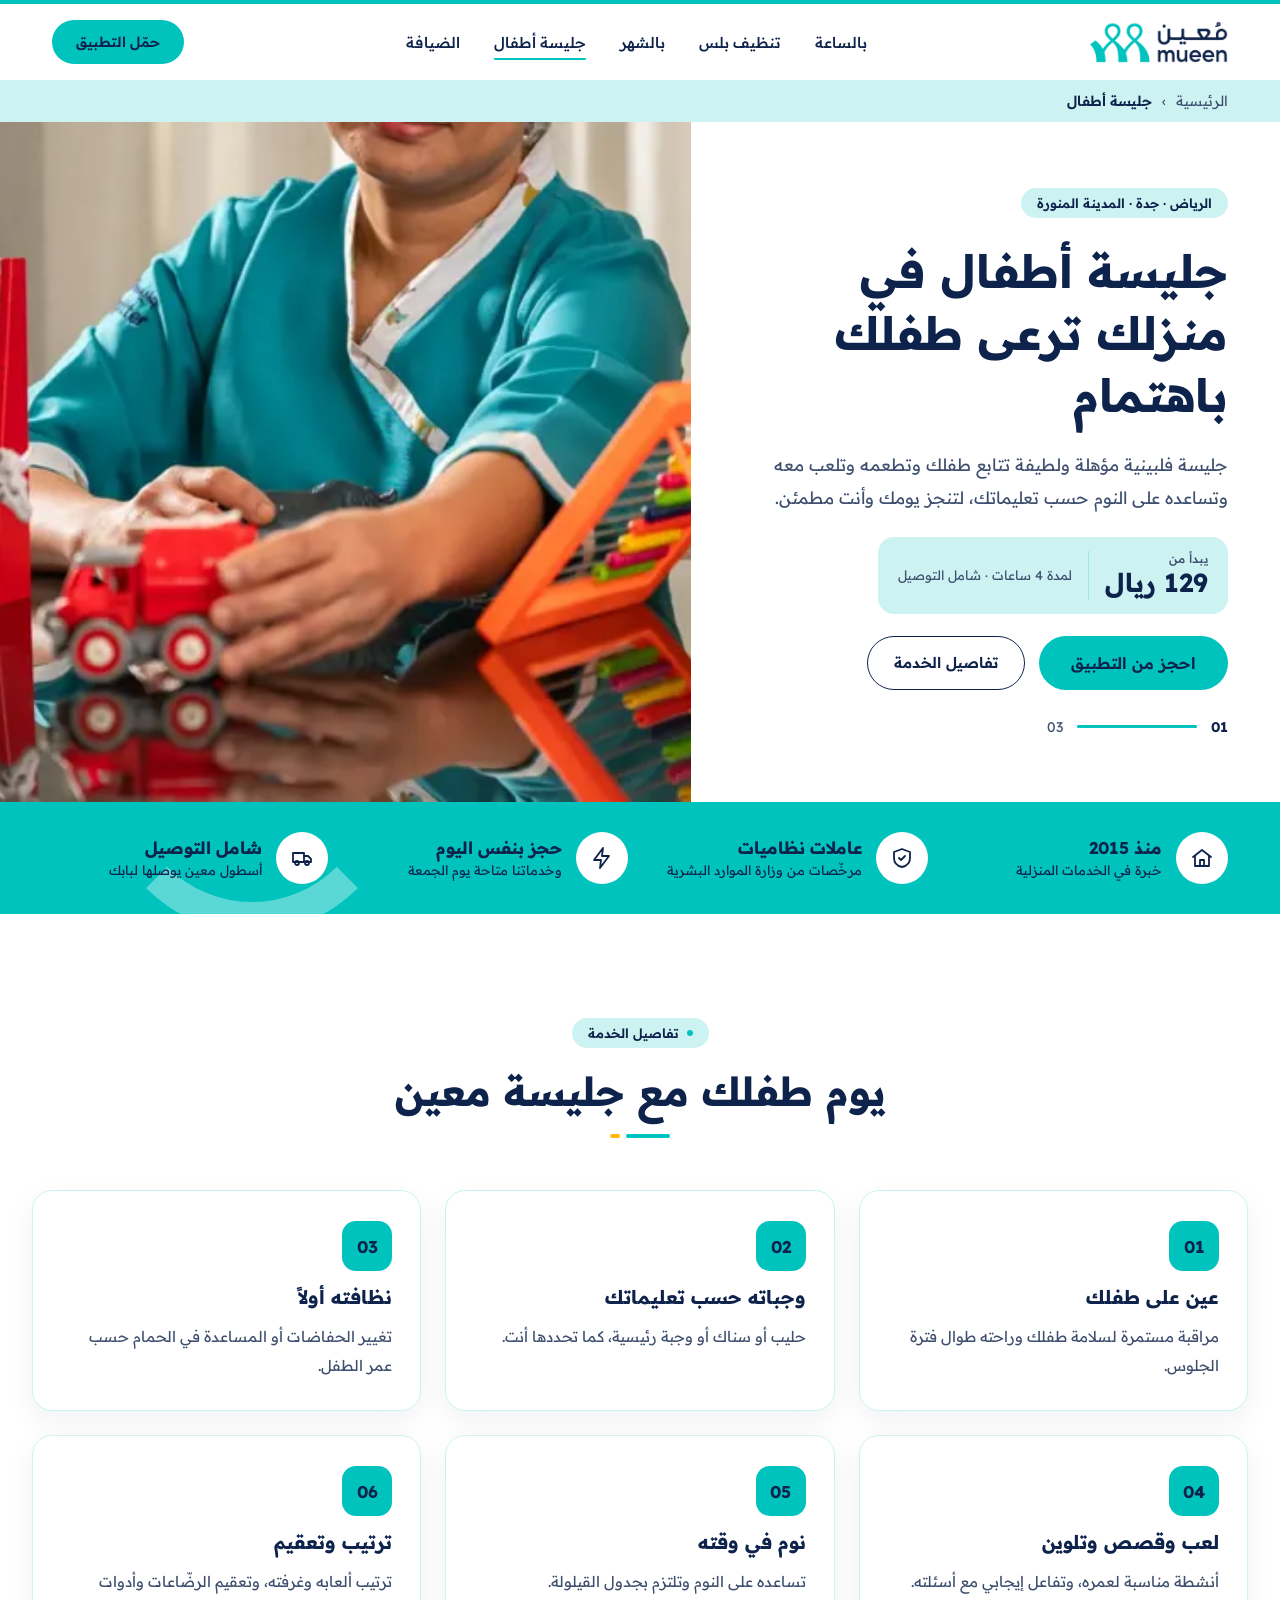
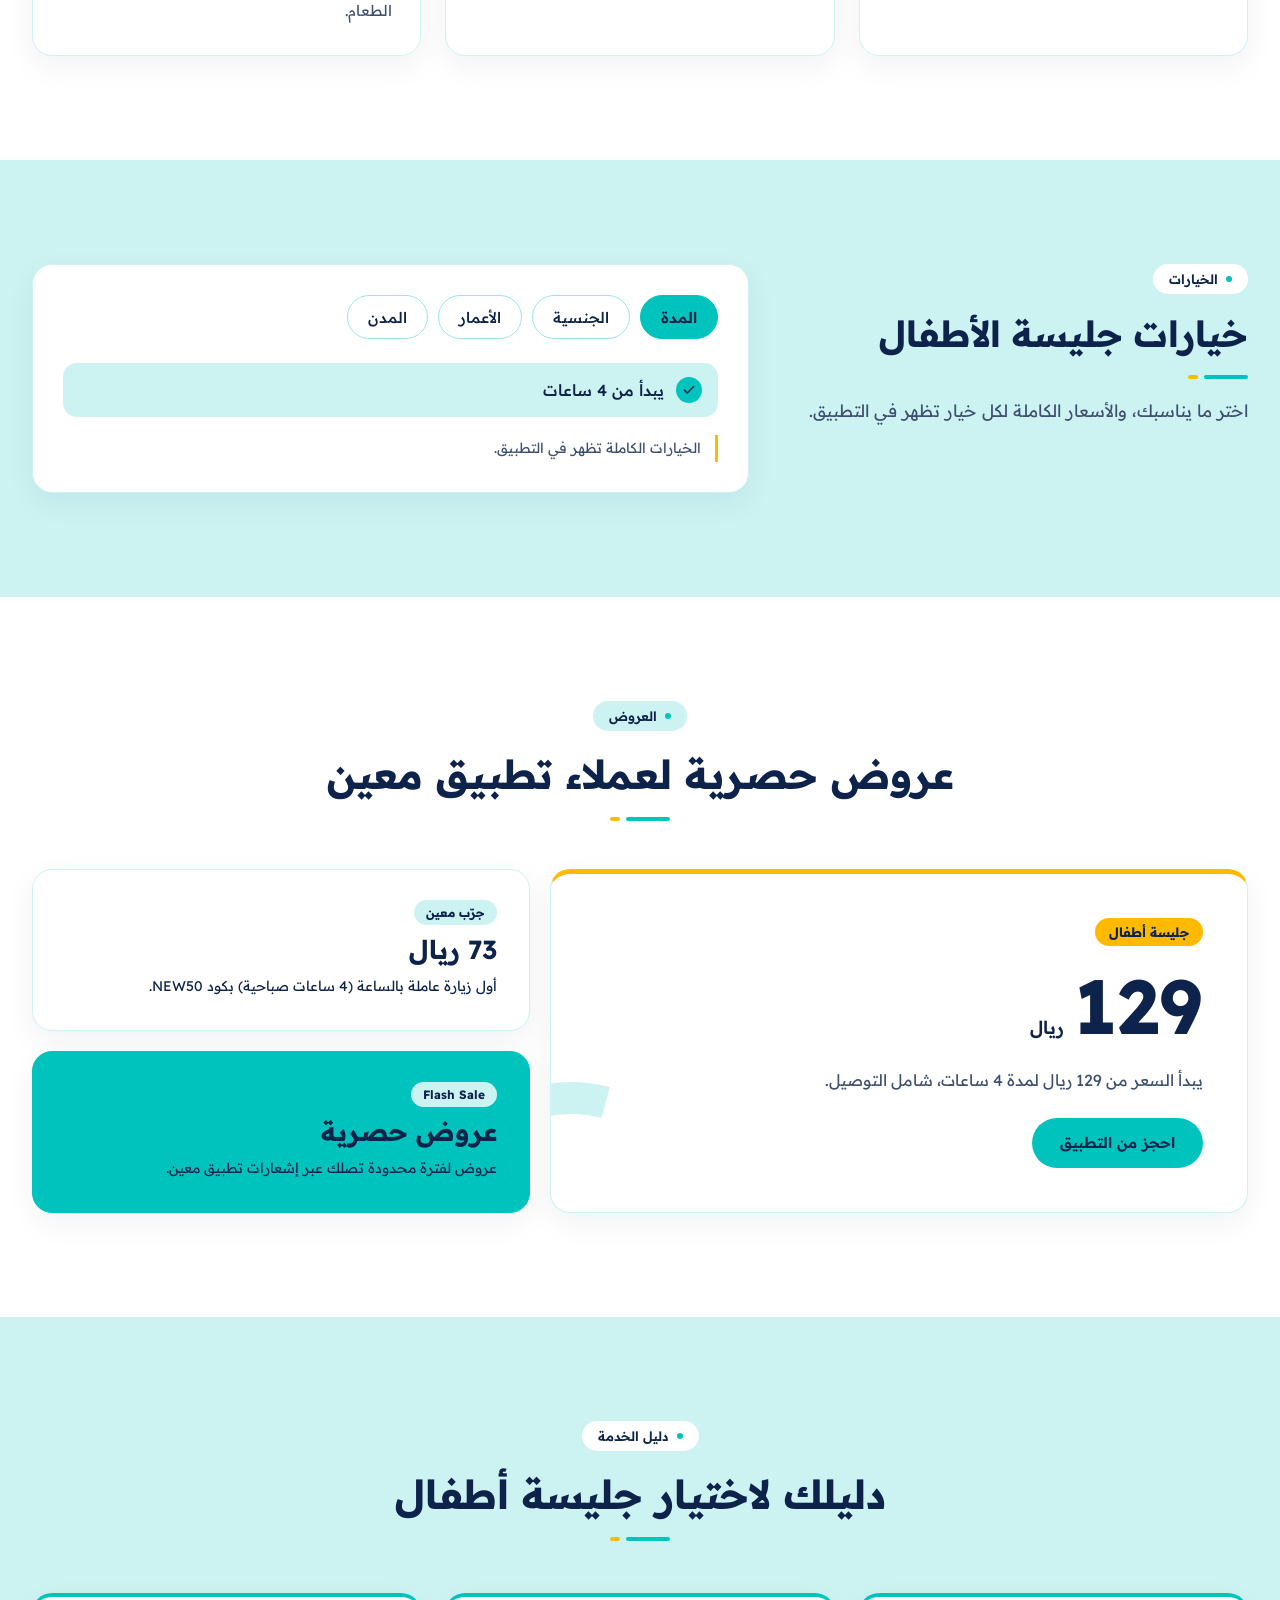
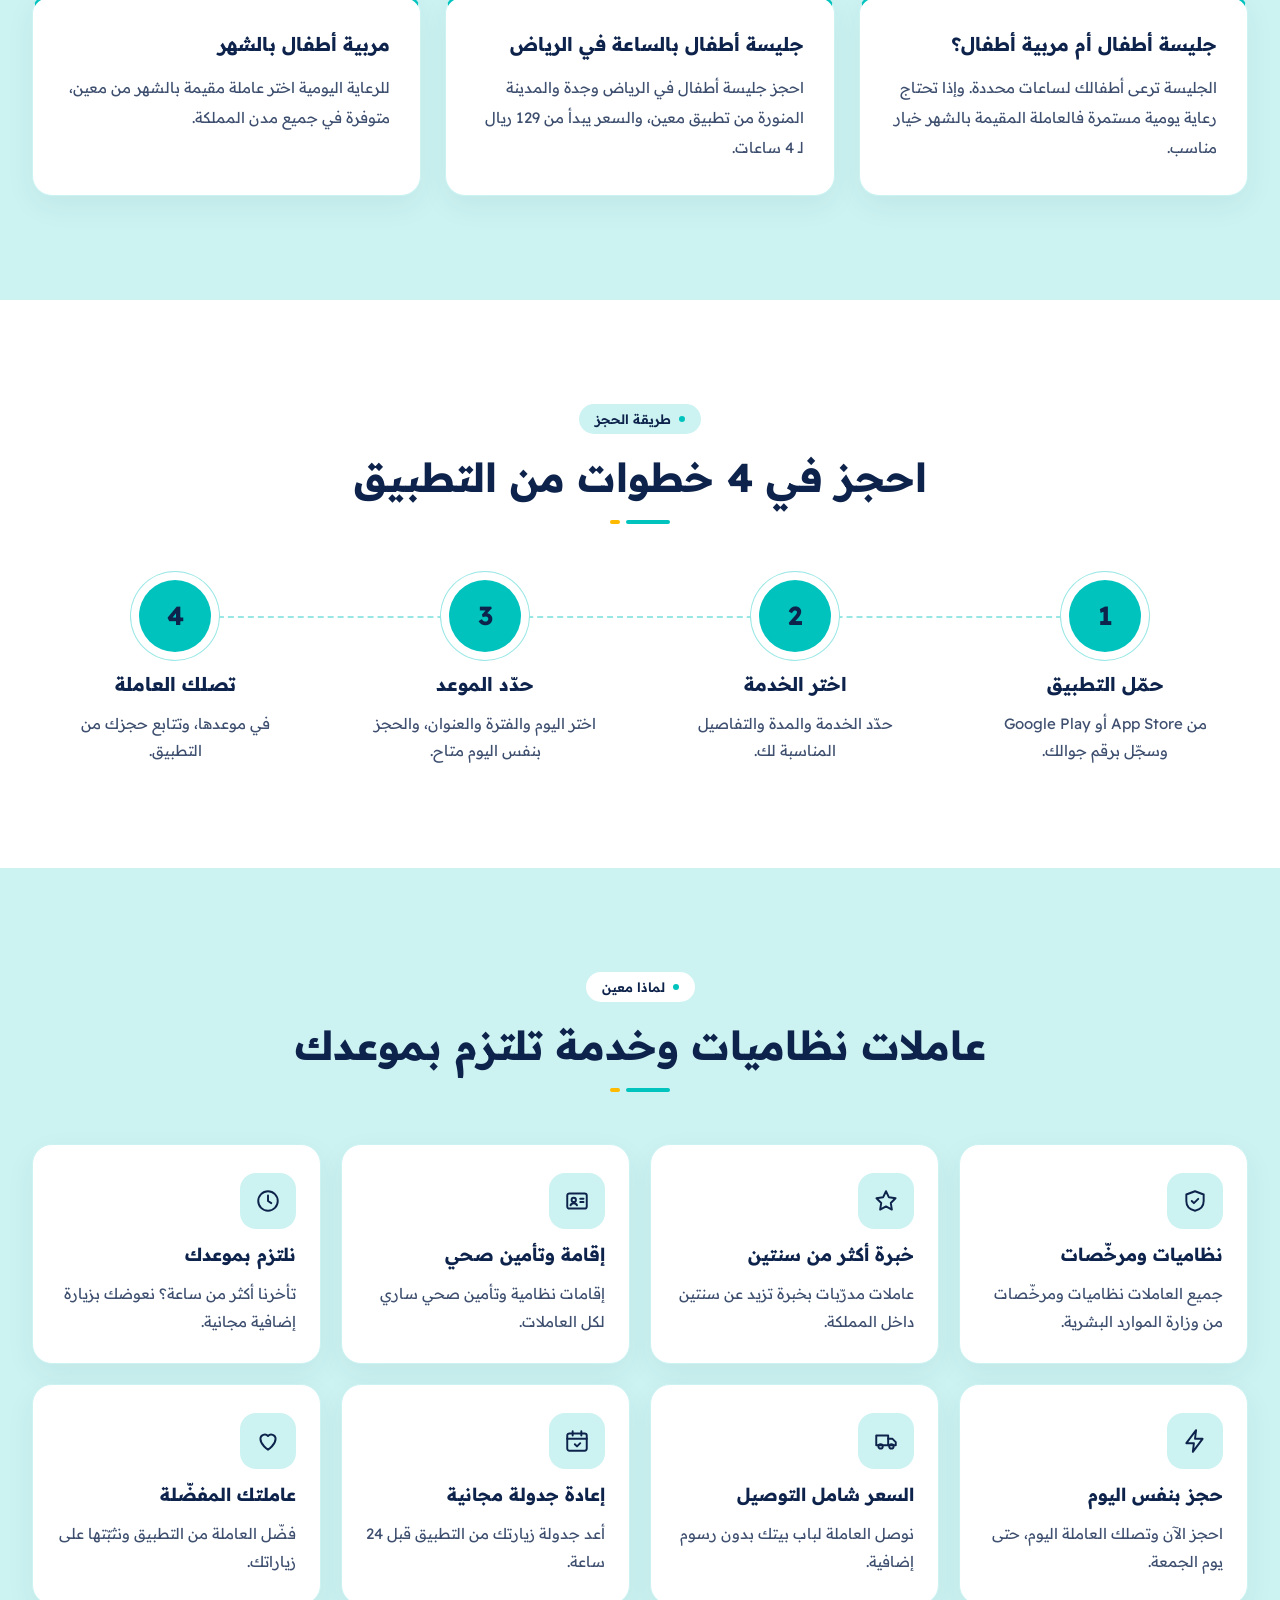
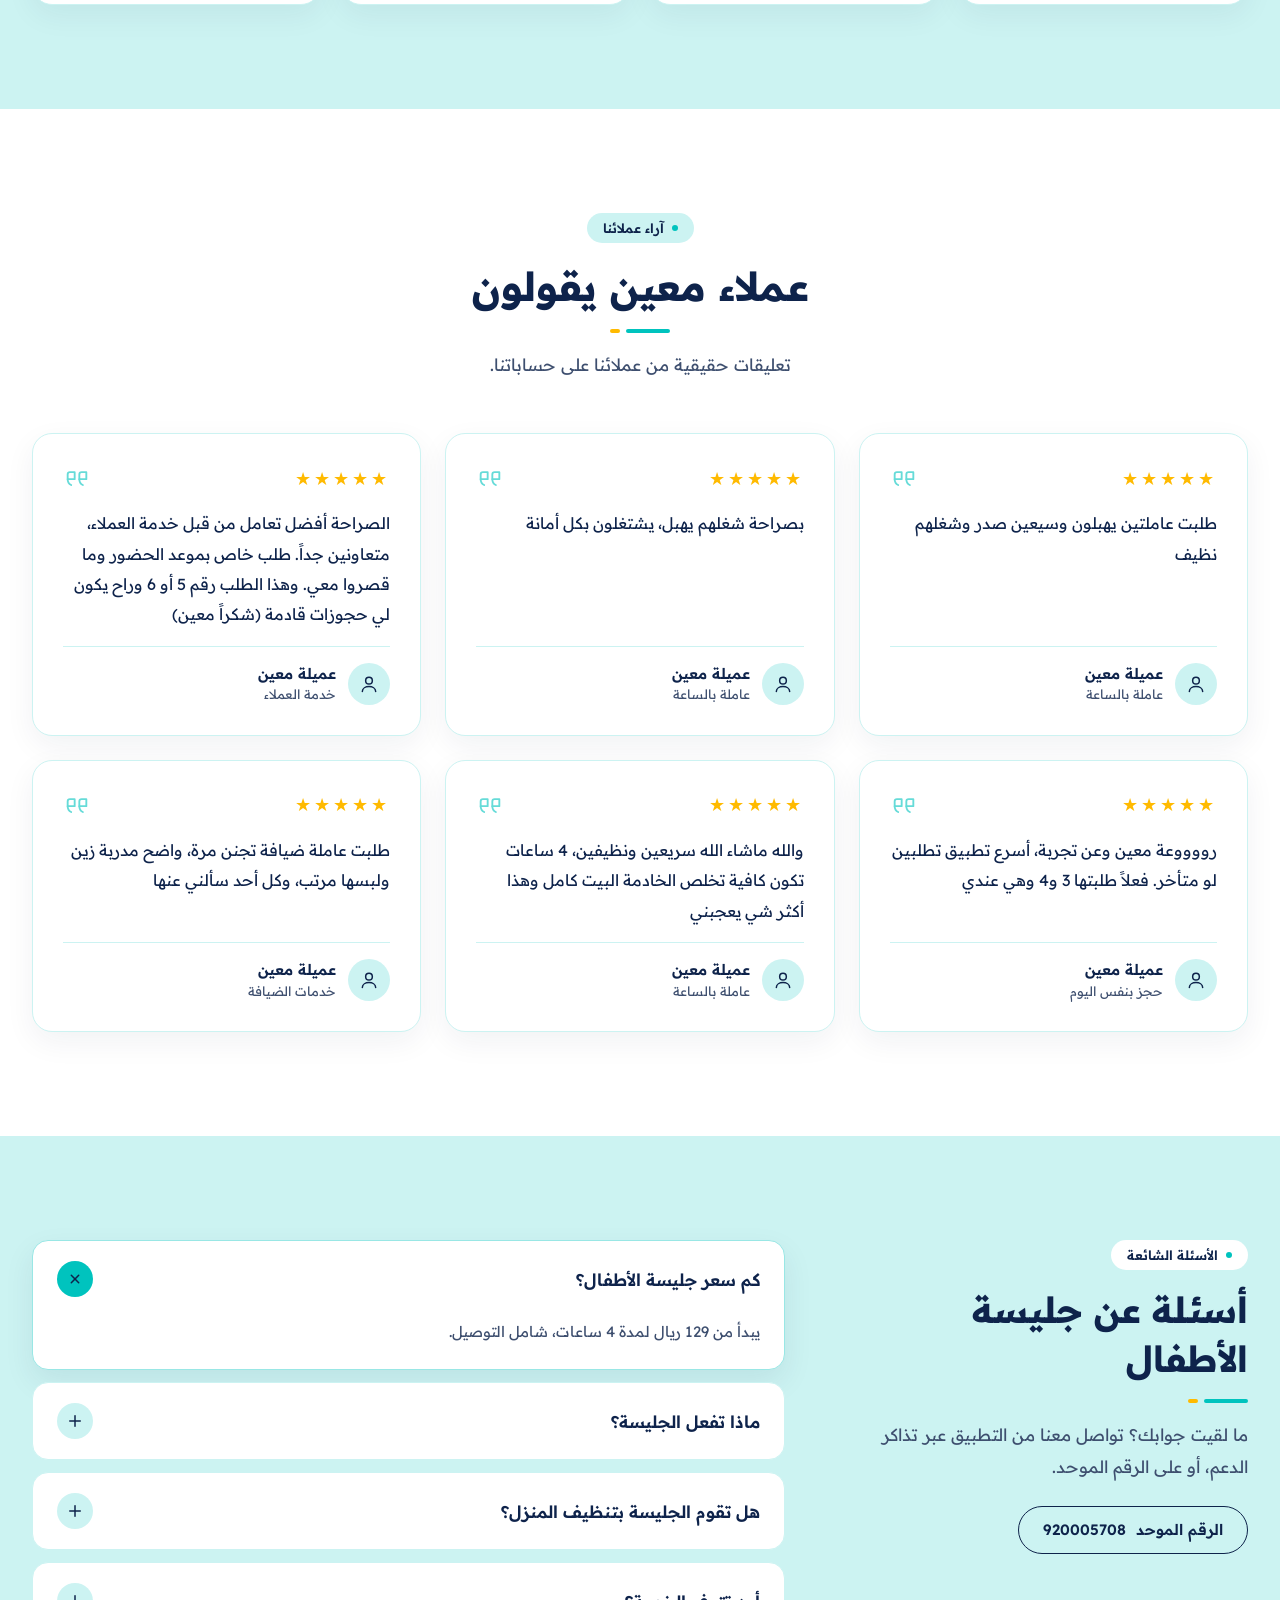
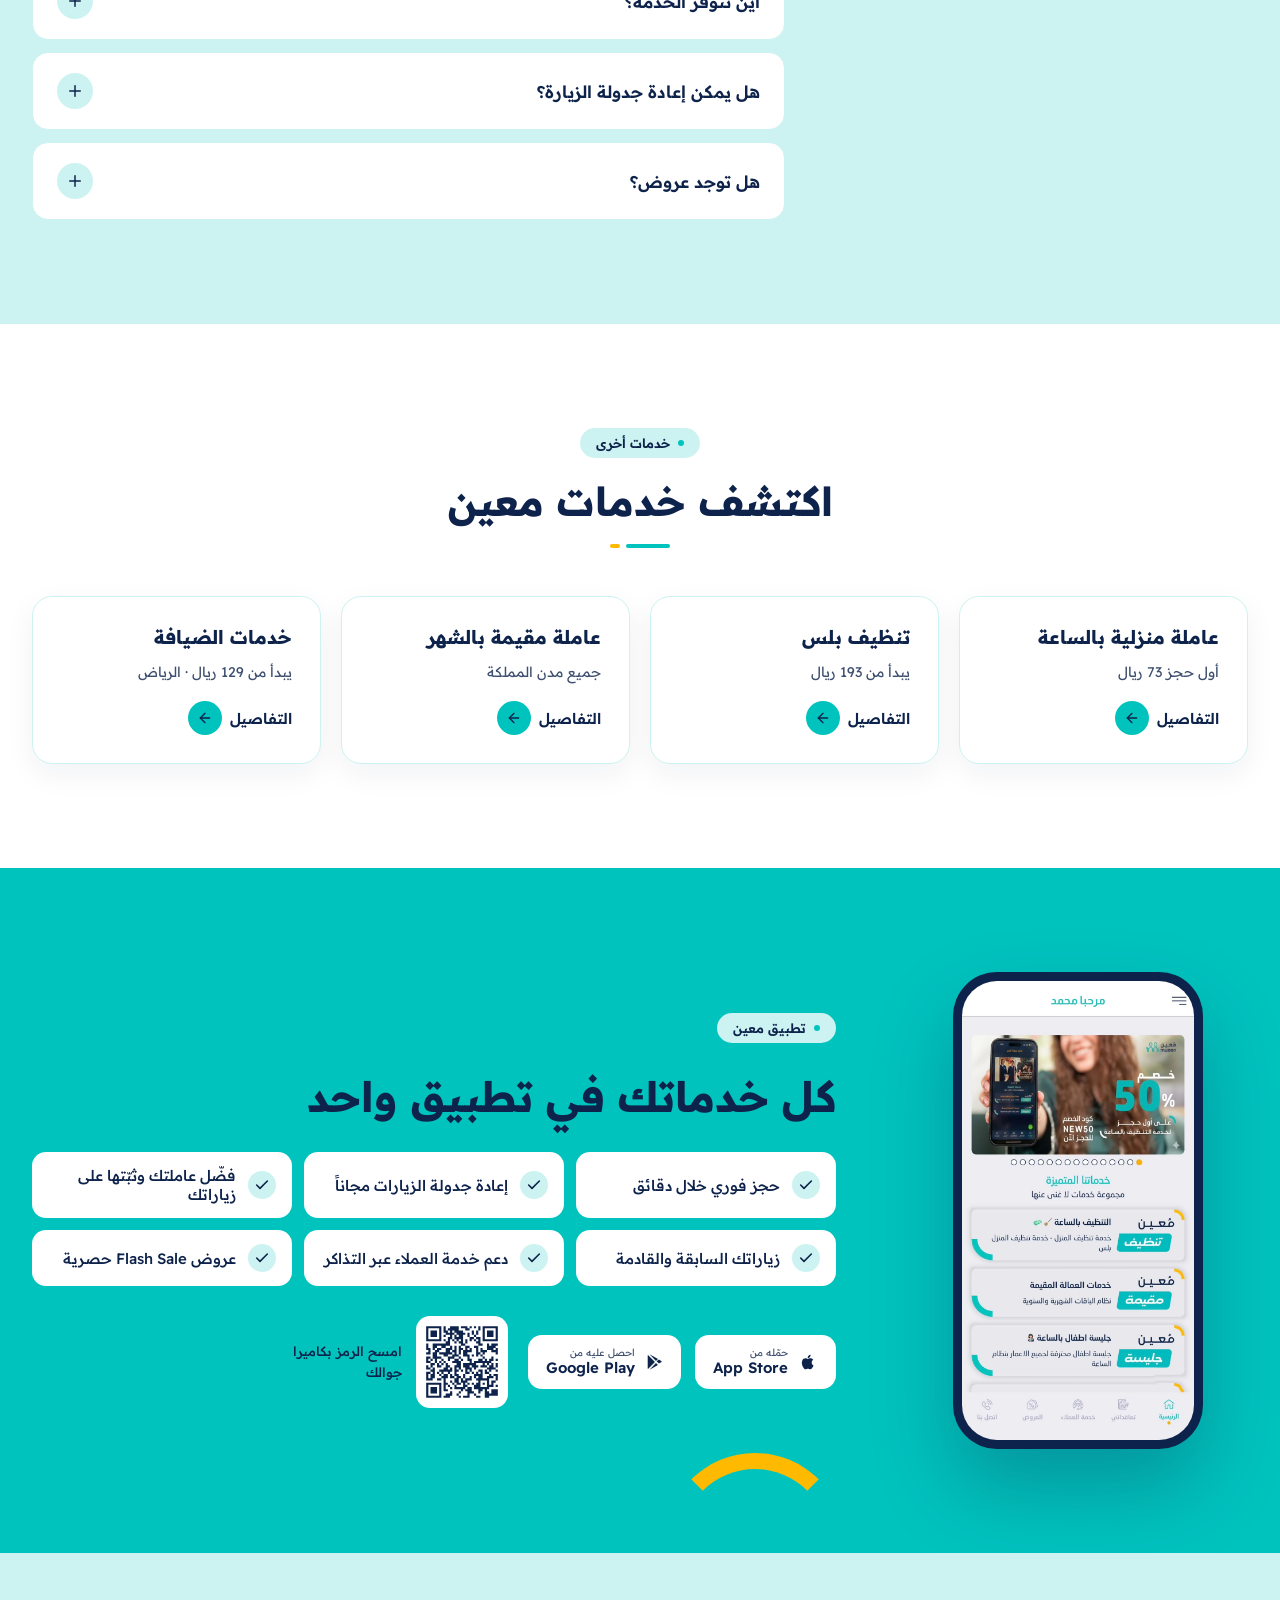
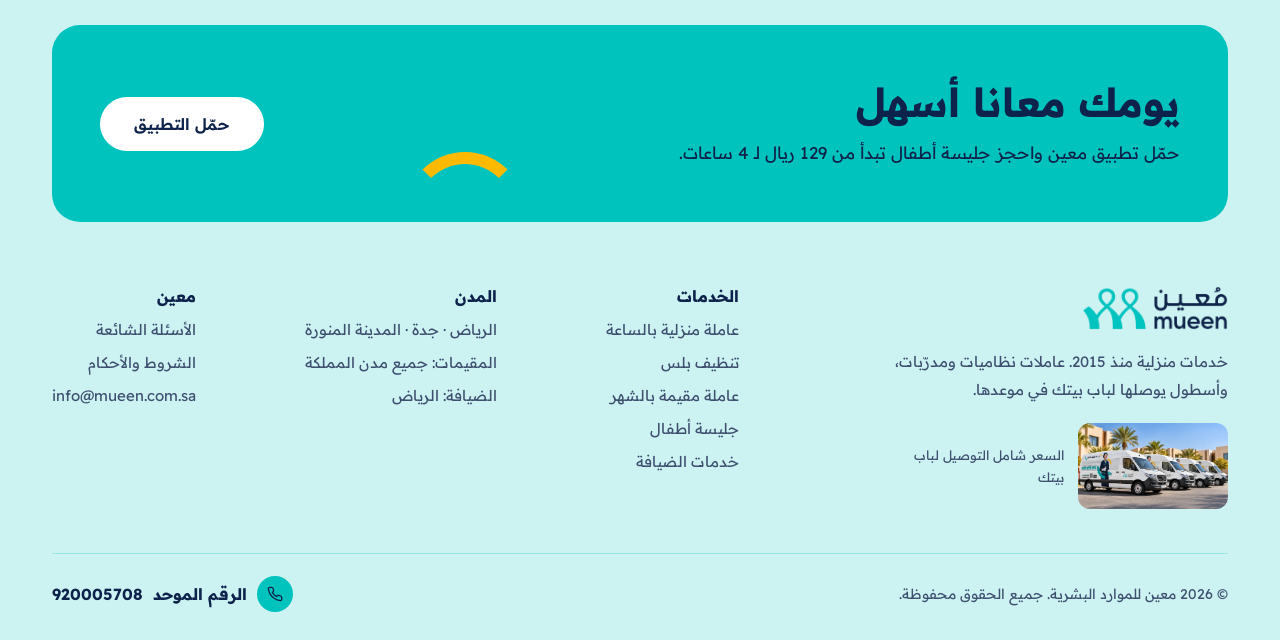
<file: babysitter/index.html>
<!doctype html>
<html lang="ar" dir="rtl">
<head>
<meta charset="utf-8">
<meta name="viewport" content="width=device-width, initial-scale=1">
<title>جليسة اطفال في منزلك | معين</title>
<meta name="description" content="جليسة أطفال مؤهلة ترعى طفلك داخل منزلك في الرياض وجدة والمدينة المنورة. يبدأ من 129 ريال لـ 4 ساعات. احجز من تطبيق معين.">
<link rel="canonical" href="https://mueen.com.sa/babysitter/">
<link rel="alternate" hreflang="ar-SA" href="https://mueen.com.sa/babysitter/">
<link rel="alternate" hreflang="x-default" href="https://mueen.com.sa/babysitter/">
<meta name="robots" content="index, follow, max-image-preview:large">
<meta name="theme-color" content="#00c3be">
<!-- Google Search Console: ضع رمز التحقق هنا -->
<!-- <meta name="google-site-verification" content="XXXXXXXXXXXX"> -->
<meta property="og:type" content="website">
<meta property="og:locale" content="ar_SA">
<meta property="og:site_name" content="معين">
<meta property="og:title" content="جليسة اطفال في منزلك | معين">
<meta property="og:description" content="جليسة أطفال مؤهلة ترعى طفلك داخل منزلك في الرياض وجدة والمدينة المنورة. يبدأ من 129 ريال لـ 4 ساعات. احجز من تطبيق معين.">
<meta property="og:url" content="https://mueen.com.sa/babysitter/">
<meta property="og:image" content="https://mueen.com.sa/assets/img/og-babysitter.jpg">
<meta property="og:image:width" content="1200">
<meta property="og:image:height" content="630">
<meta name="twitter:card" content="summary_large_image">
<meta name="twitter:title" content="جليسة اطفال في منزلك | معين">
<meta name="twitter:description" content="جليسة أطفال مؤهلة ترعى طفلك داخل منزلك في الرياض وجدة والمدينة المنورة. يبدأ من 129 ريال لـ 4 ساعات. احجز من تطبيق معين.">
<meta name="twitter:image" content="https://mueen.com.sa/assets/img/og-babysitter.jpg">
<link rel="icon" type="image/png" sizes="32x32" href="/assets/img/favicon-32.png">
<link rel="apple-touch-icon" href="/assets/img/apple-touch-icon.png">
<link rel="preconnect" href="https://fonts.googleapis.com">
<link rel="preconnect" href="https://fonts.gstatic.com" crossorigin>
<link rel="stylesheet" href="https://fonts.googleapis.com/css2?family=Readex+Pro:wght@300;400;500;600;700&amp;display=swap">
<link rel="stylesheet" href="/assets/css/style.css?v=1">
<script async src="https://www.googletagmanager.com/gtag/js?id=G-XXXXXXXXXX"></script>
<script>
window.dataLayer = window.dataLayer || [];
function gtag(){dataLayer.push(arguments);}
gtag('js', new Date());
gtag('config', 'G-XXXXXXXXXX');
gtag('config', 'AW-16564588407');
</script>
<script type="application/ld+json">
{
 "@context": "https://schema.org",
 "@graph": [
  {
   "@type": [
    "Organization",
    "LocalBusiness"
   ],
   "@id": "https://mueen.com.sa/#org",
   "name": "معين",
   "alternateName": "Mueen",
   "url": "https://mueen.com.sa/",
   "logo": "https://mueen.com.sa/assets/img/mueen-logo.png",
   "image": "https://mueen.com.sa/assets/img/hourly-3.webp",
   "telephone": "+966920005708",
   "email": "info@mueen.com.sa",
   "foundingDate": "2015",
   "slogan": "يومك معانا أسهل",
   "address": {
    "@type": "PostalAddress",
    "addressLocality": "الرياض",
    "postalCode": "11531",
    "addressCountry": "SA"
   },
   "areaServed": [
    {
     "@type": "City",
     "name": "الرياض"
    },
    {
     "@type": "City",
     "name": "جدة"
    },
    {
     "@type": "City",
     "name": "المدينة المنورة"
    },
    {
     "@type": "Country",
     "name": "المملكة العربية السعودية"
    }
   ]
  },
  {
   "@type": "WebSite",
   "@id": "https://mueen.com.sa/#website",
   "url": "https://mueen.com.sa/",
   "name": "معين",
   "inLanguage": "ar-SA",
   "publisher": {
    "@id": "https://mueen.com.sa/#org"
   }
  },
  {
   "@type": "WebPage",
   "@id": "https://mueen.com.sa/babysitter/#webpage",
   "url": "https://mueen.com.sa/babysitter/",
   "name": "جليسة اطفال في منزلك | معين",
   "description": "جليسة أطفال مؤهلة ترعى طفلك داخل منزلك في الرياض وجدة والمدينة المنورة. يبدأ من 129 ريال لـ 4 ساعات. احجز من تطبيق معين.",
   "inLanguage": "ar-SA",
   "isPartOf": {
    "@id": "https://mueen.com.sa/#website"
   }
  },
  {
   "@type": "Service",
   "name": "جليسة أطفال",
   "serviceType": "Babysitting",
   "provider": {
    "@id": "https://mueen.com.sa/#org"
   },
   "areaServed": [
    {
     "@type": "City",
     "name": "الرياض"
    },
    {
     "@type": "City",
     "name": "جدة"
    },
    {
     "@type": "City",
     "name": "المدينة المنورة"
    }
   ],
   "url": "https://mueen.com.sa/babysitter/",
   "description": "جليسة أطفال مؤهلة ترعى طفلك داخل منزلك في الرياض وجدة والمدينة المنورة. يبدأ من 129 ريال لـ 4 ساعات. احجز من تطبيق معين.",
   "offers": {
    "@type": "Offer",
    "price": "129",
    "priceCurrency": "SAR",
    "description": "يبدأ من 129 ريال لمدة 4 ساعات",
    "url": "https://mueen.com.sa/babysitter/"
   }
  },
  {
   "@type": "BreadcrumbList",
   "itemListElement": [
    {
     "@type": "ListItem",
     "position": 1,
     "name": "الرئيسية",
     "item": "https://mueen.com.sa/"
    },
    {
     "@type": "ListItem",
     "position": 2,
     "name": "جليسة أطفال",
     "item": "https://mueen.com.sa/babysitter/"
    }
   ]
  },
  {
   "@type": "FAQPage",
   "mainEntity": [
    {
     "@type": "Question",
     "name": "كم سعر جليسة الأطفال؟",
     "acceptedAnswer": {
      "@type": "Answer",
      "text": "يبدأ من 129 ريال لمدة 4 ساعات، شامل التوصيل."
     }
    },
    {
     "@type": "Question",
     "name": "ماذا تفعل الجليسة؟",
     "acceptedAnswer": {
      "@type": "Answer",
      "text": "تراقب طفلك وتطعمه حسب تعليماتك، وتغيّر الحفاضات، وتلعب وتقرأ معه، وتساعده على النوم، وترتّب ألعابه وتعقّم أدواته."
     }
    },
    {
     "@type": "Question",
     "name": "هل تقوم الجليسة بتنظيف المنزل؟",
     "acceptedAnswer": {
      "@type": "Answer",
      "text": "لا، مهامها رعاية الأطفال فقط. لتنظيف المنزل احجز عاملة بالساعة أو تنظيف بلس."
     }
    },
    {
     "@type": "Question",
     "name": "أين تتوفر الخدمة؟",
     "acceptedAnswer": {
      "@type": "Answer",
      "text": "الرياض وجدة والمدينة المنورة."
     }
    },
    {
     "@type": "Question",
     "name": "هل يمكن إعادة جدولة الزيارة؟",
     "acceptedAnswer": {
      "@type": "Answer",
      "text": "نعم، إعادة الجدولة مجانية من التطبيق قبل 24 ساعة من موعد الزيارة، عدا حجوزات العروض والخصومات."
     }
    },
    {
     "@type": "Question",
     "name": "هل توجد عروض؟",
     "acceptedAnswer": {
      "@type": "Answer",
      "text": "تابع عروض Flash Sale الحصرية عبر إشعارات التطبيق. وكود NEW50 مخصص لزيارة عاملة بالساعة 4 ساعات صباحية (فلبينية) بـ 73 ريال لمرة واحدة."
     }
    }
   ]
  }
 ]
}
</script>
<script src="/assets/js/main.js?v=1" defer></script>
</head>
<body data-page="babysitter" data-service="babysitter">
<a class="skip" href="#main">تخطَّ إلى المحتوى</a>
<div style="height: 4px; background: #00c3be"></div>
<header style="position: sticky; top: 0; z-index: 30; background: rgba(255,255,255,0.97); backdrop-filter: blur(10px); box-shadow: 0 1px 0 #ccf3f2">
<div class="wrap" style="padding: 16px 32px; display: flex; align-items: center; justify-content: space-between; gap: 24px">
<a href="/" aria-label="معين — الصفحة الرئيسية" style="display: flex"><img src="/assets/img/mueen-logo.webp" alt="شعار معين" width="640" height="193" style="height: 42px; width: auto; display: block"></a>
<nav class="navl" aria-label="الخدمات" style="display: flex; gap: 34px">
<a class="nl" href="/hourly-maid/">بالساعة</a>
<a class="nl" href="/home-cleaning/">تنظيف بلس</a>
<a class="nl" href="/monthly-maid/">بالشهر</a>
<a class="nl on" href="/babysitter/" aria-current="page">جليسة أطفال</a>
<a class="nl" href="/hospitality/">الضيافة</a>
</nav>
<a class="btn btn-p" href="https://mueen.onelink.me/5Kgh/8ng8j5ao?c=babysitter_organic&amp;af_sub3=header" data-cta="header" rel="nofollow" style="font-size: 14px; padding: 12px 24px; min-height: 44px">حمّل التطبيق</a>
</div>
</header>
<main id="main">
<div style="background: #ccf3f2">
<nav aria-label="مسار التصفح" class="wrap" style="padding: 12px 32px; font-size: 14px; color: #3e4f6f">
<ol style="list-style: none; margin: 0; padding: 0; display: flex; gap: 10px">
<li><a href="/" style="color: #3e4f6f; text-decoration: none">الرئيسية</a></li><li aria-hidden="true">›</li><li aria-current="page" style="color: #0e234b; font-weight: 600">جليسة أطفال</li>
</ol>
</nav>
</div>

<section class="hero">
<div class="hero-media" data-slider data-names='[&quot;&quot;, &quot;&quot;, &quot;&quot;]'>
<div class="hs on"><img src="/assets/img/baby-1.webp" srcset="/assets/img/baby-1-960.webp 960w, /assets/img/baby-1.webp 1920w" sizes="(max-width: 960px) 100vw, 54vw" alt="جليسة أطفال من معين مع ألعاب تعليمية" width="1920" height="800" fetchpriority="high" decoding="async" style="width: 100%; height: 100%; object-fit: cover; object-position: 50% center; display: block"></div>
<div class="hs"><img src="/assets/img/baby-2.webp" srcset="/assets/img/baby-2-960.webp 960w, /assets/img/baby-2.webp 1920w" sizes="(max-width: 960px) 100vw, 54vw" alt="جليسة أطفال من معين تلعب بالألعاب على الأرض" width="1920" height="800" loading="lazy" decoding="async" style="width: 100%; height: 100%; object-fit: cover; object-position: 60% center; display: block"></div>
<div class="hs"><img src="/assets/img/baby-0.webp" srcset="/assets/img/baby-0-960.webp 960w, /assets/img/baby-0.webp 1920w" sizes="(max-width: 960px) 100vw, 54vw" alt="جليسة أطفال من معين ترتب ألعاب الطفل" width="1920" height="800" loading="lazy" decoding="async" style="width: 100%; height: 100%; object-fit: cover; object-position: 45% center; display: block"></div>
</div>
<div class="arc hide-sm" style="width: 520px; height: 520px; top: -260px; right: -200px; border-width: 54px; border-top-color: #ccf3f2; transform: rotate(-25deg)"></div>
<div class="hero-text">
<div style="position: relative; max-width: 510px; display: flex; flex-direction: column; gap: 22px">
<span class="eyb fu">الرياض · جدة · المدينة المنورة</span>
<h1 class="h1 fu d1" style="margin: 0; font-size: 46px; line-height: 1.35; font-weight: 700; color: #0e234b">جليسة أطفال في منزلك ترعى طفلك باهتمام</h1>
<p class="fu d2" style="margin: 0; font-size: 17px; line-height: 1.95; color: #3e4f6f">جليسة فلبينية مؤهلة ولطيفة تتابع طفلك وتطعمه وتلعب معه وتساعده على النوم حسب تعليماتك، لتنجز يومك وأنت مطمئن.</p>
<div class="fu d2" style="display: flex; align-self: flex-start; align-items: center; gap: 16px; background: #ccf3f2; border-radius: 16px; padding: 14px 20px; flex-wrap: wrap; max-width: 100%">
<span style="display: flex; flex-direction: column; line-height: 1.3"><span style="font-size: 12px; font-weight: 500; color: #3e4f6f">يبدأ من</span><span style="font-size: 26px; font-weight: 700; color: #0e234b">129 ريال</span></span>
<span style="width: 1px; align-self: stretch; background: #99e7e5"></span>
<span style="font-size: 13px; line-height: 1.7; color: #3e4f6f; max-width: 240px">لمدة 4 ساعات · شامل التوصيل</span>
</div>
<div class="fu d3" style="display: flex; flex-wrap: wrap; align-items: center; gap: 14px">
<a class="btn btn-p" href="https://mueen.onelink.me/5Kgh/8ng8j5ao?c=babysitter_organic&amp;af_sub3=hero" data-cta="hero" rel="nofollow" style="font-size: 16px; padding: 16px 32px; min-height: 54px">احجز من التطبيق</a>
<a class="btn btn-o" href="#details" style="font-size: 15px; padding: 14px 26px; min-height: 54px">تفاصيل الخدمة</a>
</div>
<div class="fu d4 hero-counter" aria-hidden="true" style="display: flex; align-items: center; gap: 14px; margin-top: 6px">
<span class="slide-idx" style="font-size: 14px; color: #0e234b; font-weight: 700" dir="ltr">01</span>
<div class="prog" style="width: 120px"></div>
<span style="font-size: 14px; color: #3e4f6f" dir="ltr">03</span>

</div>
</div>
</div>
</section>

<div style="background: #00c3be; position: relative; overflow: hidden">
<div class="arc" style="width: 300px; height: 300px; top: -170px; left: 8%; border-width: 30px; border-bottom-color: rgba(255,255,255,0.35)"></div>
<div class="wrap trust" style="position: relative; padding: 30px 32px; display: grid; grid-template-columns: repeat(4, minmax(0, 1fr)); gap: 24px">
<div style="display: flex; align-items: center; gap: 14px">
<span style="width: 52px; height: 52px; border-radius: 50%; background: #ffffff; color: #0e234b; display: flex; align-items: center; justify-content: center; flex: none"><svg width="24" height="24" viewBox="0 0 24 24" fill="none" stroke="currentColor" stroke-width="1.8" stroke-linecap="round" stroke-linejoin="round"><path d="M3 11 12 4l9 7"></path><path d="M5 10v10h14V10"></path><path d="M10 20v-6h4v6"></path></svg></span>
<span style="display: flex; flex-direction: column; line-height: 1.45"><span style="font-size: 17px; font-weight: 700; color: #0e234b">منذ 2015</span><span style="font-size: 13px; color: #0e234b">خبرة في الخدمات المنزلية</span></span>
</div>
<div style="display: flex; align-items: center; gap: 14px">
<span style="width: 52px; height: 52px; border-radius: 50%; background: #ffffff; color: #0e234b; display: flex; align-items: center; justify-content: center; flex: none"><svg width="24" height="24" viewBox="0 0 24 24" fill="none" stroke="currentColor" stroke-width="1.8" stroke-linecap="round" stroke-linejoin="round"><path d="M12 3 4 6v6c0 5 3.5 8 8 9 4.5-1 8-4 8-9V6l-8-3z"></path><path d="m9 12 2 2 4-4"></path></svg></span>
<span style="display: flex; flex-direction: column; line-height: 1.45"><span style="font-size: 17px; font-weight: 700; color: #0e234b">عاملات نظاميات</span><span style="font-size: 13px; color: #0e234b">مرخّصات من وزارة الموارد البشرية</span></span>
</div>
<div style="display: flex; align-items: center; gap: 14px">
<span style="width: 52px; height: 52px; border-radius: 50%; background: #ffffff; color: #0e234b; display: flex; align-items: center; justify-content: center; flex: none"><svg width="24" height="24" viewBox="0 0 24 24" fill="none" stroke="currentColor" stroke-width="1.8" stroke-linecap="round" stroke-linejoin="round"><path d="M13 2 4 14h7l-1 8 9-12h-7l1-8z"></path></svg></span>
<span style="display: flex; flex-direction: column; line-height: 1.45"><span style="font-size: 17px; font-weight: 700; color: #0e234b">حجز بنفس اليوم</span><span style="font-size: 13px; color: #0e234b">وخدماتنا متاحة يوم الجمعة</span></span>
</div>
<div style="display: flex; align-items: center; gap: 14px">
<span style="width: 52px; height: 52px; border-radius: 50%; background: #ffffff; color: #0e234b; display: flex; align-items: center; justify-content: center; flex: none"><svg width="24" height="24" viewBox="0 0 24 24" fill="none" stroke="currentColor" stroke-width="1.8" stroke-linecap="round" stroke-linejoin="round"><path d="M3 7h11v9H3z"></path><path d="M14 10h4l3 3v3h-7"></path><circle cx="7" cy="17" r="2"></circle><circle cx="17" cy="17" r="2"></circle></svg></span>
<span style="display: flex; flex-direction: column; line-height: 1.45"><span style="font-size: 17px; font-weight: 700; color: #0e234b">شامل التوصيل</span><span style="font-size: 13px; color: #0e234b">أسطول معين يوصلها لبابك</span></span>
</div>
</div>
</div>

<section id="details" class="sec">
<div class="wrap" style="display: flex; flex-direction: column; gap: 52px">
<div class="center" style="display: flex; flex-direction: column; gap: 16px; align-items: center; text-align: center; max-width: 760px; margin: 0 auto">
<span class="eyb"><span class="dot"></span>تفاصيل الخدمة</span>
<h2 class="h2" style="margin: 0; font-size: 40px; line-height: 1.35; font-weight: 700; color: #0e234b">يوم طفلك مع جليسة معين</h2>
<div class="mark"><span style="width: 44px; background: #00c3be"></span><span style="width: 10px; background: #ffba00"></span></div>

</div>
<div class="g3">
<div class="card lift" style="padding: 30px 28px; display: flex; flex-direction: column; gap: 14px">
<span style="width: 50px; height: 50px; border-radius: 14px; background: #00c3be; color: #0e234b; display: flex; align-items: center; justify-content: center; font-size: 17px; font-weight: 700" dir="ltr">01</span>
<h3 style="margin: 0; font-size: 19px; font-weight: 700; color: #0e234b">عين على طفلك</h3>
<p style="margin: 0; font-size: 15px; line-height: 1.9; color: #3e4f6f">مراقبة مستمرة لسلامة طفلك وراحته طوال فترة الجلوس.</p>
</div>
<div class="card lift" style="padding: 30px 28px; display: flex; flex-direction: column; gap: 14px">
<span style="width: 50px; height: 50px; border-radius: 14px; background: #00c3be; color: #0e234b; display: flex; align-items: center; justify-content: center; font-size: 17px; font-weight: 700" dir="ltr">02</span>
<h3 style="margin: 0; font-size: 19px; font-weight: 700; color: #0e234b">وجباته حسب تعليماتك</h3>
<p style="margin: 0; font-size: 15px; line-height: 1.9; color: #3e4f6f">حليب أو سناك أو وجبة رئيسية، كما تحددها أنت.</p>
</div>
<div class="card lift" style="padding: 30px 28px; display: flex; flex-direction: column; gap: 14px">
<span style="width: 50px; height: 50px; border-radius: 14px; background: #00c3be; color: #0e234b; display: flex; align-items: center; justify-content: center; font-size: 17px; font-weight: 700" dir="ltr">03</span>
<h3 style="margin: 0; font-size: 19px; font-weight: 700; color: #0e234b">نظافته أولاً</h3>
<p style="margin: 0; font-size: 15px; line-height: 1.9; color: #3e4f6f">تغيير الحفاضات أو المساعدة في الحمام حسب عمر الطفل.</p>
</div>
<div class="card lift" style="padding: 30px 28px; display: flex; flex-direction: column; gap: 14px">
<span style="width: 50px; height: 50px; border-radius: 14px; background: #00c3be; color: #0e234b; display: flex; align-items: center; justify-content: center; font-size: 17px; font-weight: 700" dir="ltr">04</span>
<h3 style="margin: 0; font-size: 19px; font-weight: 700; color: #0e234b">لعب وقصص وتلوين</h3>
<p style="margin: 0; font-size: 15px; line-height: 1.9; color: #3e4f6f">أنشطة مناسبة لعمره، وتفاعل إيجابي مع أسئلته.</p>
</div>
<div class="card lift" style="padding: 30px 28px; display: flex; flex-direction: column; gap: 14px">
<span style="width: 50px; height: 50px; border-radius: 14px; background: #00c3be; color: #0e234b; display: flex; align-items: center; justify-content: center; font-size: 17px; font-weight: 700" dir="ltr">05</span>
<h3 style="margin: 0; font-size: 19px; font-weight: 700; color: #0e234b">نوم في وقته</h3>
<p style="margin: 0; font-size: 15px; line-height: 1.9; color: #3e4f6f">تساعده على النوم وتلتزم بجدول القيلولة.</p>
</div>
<div class="card lift" style="padding: 30px 28px; display: flex; flex-direction: column; gap: 14px">
<span style="width: 50px; height: 50px; border-radius: 14px; background: #00c3be; color: #0e234b; display: flex; align-items: center; justify-content: center; font-size: 17px; font-weight: 700" dir="ltr">06</span>
<h3 style="margin: 0; font-size: 19px; font-weight: 700; color: #0e234b">ترتيب وتعقيم</h3>
<p style="margin: 0; font-size: 15px; line-height: 1.9; color: #3e4f6f">ترتيب ألعابه وغرفته، وتعقيم الرضّاعات وأدوات الطعام.</p>
</div>
</div>
</div>
</section>

<section class="sec tint">
<div class="arc" style="width: 420px; height: 420px; top: -230px; left: -170px; border-width: 46px; border-top-color: #99e7e5; transform: rotate(-35deg)"></div>
<div class="wrap" style="position: relative; display: flex; flex-wrap: wrap; gap: 56px; align-items: flex-start">
<div style="flex: 1 1 320px">
<div class="" style="display: flex; flex-direction: column; gap: 16px; align-items: flex-start; max-width: 760px">
<span class="eyb"><span class="dot"></span>الخيارات</span>
<h2 class="h2" style="margin: 0; font-size: 36px; line-height: 1.35; font-weight: 700; color: #0e234b">خيارات جليسة الأطفال</h2>
<div class="mark"><span style="width: 44px; background: #00c3be"></span><span style="width: 10px; background: #ffba00"></span></div>
<p style="margin: 0; font-size: 17px; line-height: 1.9; color: #3e4f6f; max-width: 640px">اختر ما يناسبك، والأسعار الكاملة لكل خيار تظهر في التطبيق.</p>
</div>
</div>
<div class="card" data-tabs style="flex: 1.6 1 520px; min-width: 0; padding: 30px; display: flex; flex-direction: column; gap: 24px">
<div role="tablist" aria-label="خيارات جليسة الأطفال" style="display: flex; flex-wrap: wrap; gap: 10px">
<button class="otab on" role="tab" id="tab-0" aria-controls="panel-0" aria-selected="true" type="button">المدة</button>
<button class="otab" role="tab" id="tab-1" aria-controls="panel-1" aria-selected="false" type="button">الجنسية</button>
<button class="otab" role="tab" id="tab-2" aria-controls="panel-2" aria-selected="false" type="button">الأعمار</button>
<button class="otab" role="tab" id="tab-3" aria-controls="panel-3" aria-selected="false" type="button">المدن</button>
</div>
<div class="qf" role="tabpanel" id="panel-0" aria-labelledby="tab-0" style="flex-direction: column; gap: 18px">
<ul style="margin: 0; padding: 0; list-style: none; display: grid; grid-template-columns: repeat(auto-fit, minmax(200px, 1fr)); gap: 12px">
<li style="display: flex; align-items: center; gap: 12px; padding: 14px 16px; border-radius: 14px; background: #ccf3f2; font-size: 16px; font-weight: 500; color: #0e234b"><span style="width: 26px; height: 26px; border-radius: 50%; background: #00c3be; display: flex; align-items: center; justify-content: center; flex: none"><svg width="14" height="14" viewBox="0 0 24 24" fill="none" stroke="currentColor" stroke-width="2.6" stroke-linecap="round" stroke-linejoin="round"><path d="M20 6 9 17l-5-5"></path></svg></span>يبدأ من 4 ساعات</li>
</ul>
<p style="margin: 0; font-size: 14px; line-height: 1.9; color: #3e4f6f; padding-right: 14px; border-right: 3px solid #ffba00">الخيارات الكاملة تظهر في التطبيق.</p>
</div>
<div class="qf" role="tabpanel" id="panel-1" aria-labelledby="tab-1" hidden style="flex-direction: column; gap: 18px">
<ul style="margin: 0; padding: 0; list-style: none; display: grid; grid-template-columns: repeat(auto-fit, minmax(200px, 1fr)); gap: 12px">
<li style="display: flex; align-items: center; gap: 12px; padding: 14px 16px; border-radius: 14px; background: #ccf3f2; font-size: 16px; font-weight: 500; color: #0e234b"><span style="width: 26px; height: 26px; border-radius: 50%; background: #00c3be; display: flex; align-items: center; justify-content: center; flex: none"><svg width="14" height="14" viewBox="0 0 24 24" fill="none" stroke="currentColor" stroke-width="2.6" stroke-linecap="round" stroke-linejoin="round"><path d="M20 6 9 17l-5-5"></path></svg></span>فلبينية</li>
</ul>

</div>
<div class="qf" role="tabpanel" id="panel-2" aria-labelledby="tab-2" hidden style="flex-direction: column; gap: 18px">
<ul style="margin: 0; padding: 0; list-style: none; display: grid; grid-template-columns: repeat(auto-fit, minmax(200px, 1fr)); gap: 12px">
<li style="display: flex; align-items: center; gap: 12px; padding: 14px 16px; border-radius: 14px; background: #ccf3f2; font-size: 16px; font-weight: 500; color: #0e234b"><span style="width: 26px; height: 26px; border-radius: 50%; background: #00c3be; display: flex; align-items: center; justify-content: center; flex: none"><svg width="14" height="14" viewBox="0 0 24 24" fill="none" stroke="currentColor" stroke-width="2.6" stroke-linecap="round" stroke-linejoin="round"><path d="M20 6 9 17l-5-5"></path></svg></span>جميع الأعمار</li>
</ul>
<p style="margin: 0; font-size: 14px; line-height: 1.9; color: #3e4f6f; padding-right: 14px; border-right: 3px solid #ffba00">مهام الجليسة رعاية الأطفال فقط، دون أعمال تنظيف المنزل.</p>
</div>
<div class="qf" role="tabpanel" id="panel-3" aria-labelledby="tab-3" hidden style="flex-direction: column; gap: 18px">
<ul style="margin: 0; padding: 0; list-style: none; display: grid; grid-template-columns: repeat(auto-fit, minmax(200px, 1fr)); gap: 12px">
<li style="display: flex; align-items: center; gap: 12px; padding: 14px 16px; border-radius: 14px; background: #ccf3f2; font-size: 16px; font-weight: 500; color: #0e234b"><span style="width: 26px; height: 26px; border-radius: 50%; background: #00c3be; display: flex; align-items: center; justify-content: center; flex: none"><svg width="14" height="14" viewBox="0 0 24 24" fill="none" stroke="currentColor" stroke-width="2.6" stroke-linecap="round" stroke-linejoin="round"><path d="M20 6 9 17l-5-5"></path></svg></span>الرياض</li>
<li style="display: flex; align-items: center; gap: 12px; padding: 14px 16px; border-radius: 14px; background: #ccf3f2; font-size: 16px; font-weight: 500; color: #0e234b"><span style="width: 26px; height: 26px; border-radius: 50%; background: #00c3be; display: flex; align-items: center; justify-content: center; flex: none"><svg width="14" height="14" viewBox="0 0 24 24" fill="none" stroke="currentColor" stroke-width="2.6" stroke-linecap="round" stroke-linejoin="round"><path d="M20 6 9 17l-5-5"></path></svg></span>جدة</li>
<li style="display: flex; align-items: center; gap: 12px; padding: 14px 16px; border-radius: 14px; background: #ccf3f2; font-size: 16px; font-weight: 500; color: #0e234b"><span style="width: 26px; height: 26px; border-radius: 50%; background: #00c3be; display: flex; align-items: center; justify-content: center; flex: none"><svg width="14" height="14" viewBox="0 0 24 24" fill="none" stroke="currentColor" stroke-width="2.6" stroke-linecap="round" stroke-linejoin="round"><path d="M20 6 9 17l-5-5"></path></svg></span>المدينة المنورة</li>
</ul>

</div>
</div>
</div>
</section>

<section class="sec" id="offers">
<div class="arc" style="width: 360px; height: 360px; bottom: -200px; right: -140px; border-width: 40px; border-bottom-color: #99e7e5; transform: rotate(25deg)"></div>
<div class="wrap" style="position: relative; display: flex; flex-direction: column; gap: 48px">
<div class="center" style="display: flex; flex-direction: column; gap: 16px; align-items: center; text-align: center; max-width: 760px; margin: 0 auto">
<span class="eyb"><span class="dot"></span>العروض</span>
<h2 class="h2" style="margin: 0; font-size: 40px; line-height: 1.35; font-weight: 700; color: #0e234b">عروض حصرية لعملاء تطبيق معين</h2>
<div class="mark"><span style="width: 44px; background: #00c3be"></span><span style="width: 10px; background: #ffba00"></span></div>

</div>
<div class="og">
<div class="card" style="position: relative; overflow: hidden; padding: 44px; display: flex; flex-direction: column; gap: 18px; border-top: 5px solid #ffba00">
<div class="arc" style="width: 300px; height: 300px; left: -130px; bottom: -170px; border-width: 32px; border-top-color: #ccf3f2; transform: rotate(-30deg)"></div>
<span style="position: relative; align-self: flex-start; background: #ffba00; color: #0e234b; font-size: 13px; font-weight: 700; padding: 6px 14px; border-radius: 999px">جليسة أطفال</span>
<div style="position: relative; display: flex; align-items: baseline; gap: 10px"><span style="font-size: 76px; font-weight: 700; line-height: 1.1; color: #0e234b">129</span><span style="font-size: 18px; font-weight: 600">ريال</span></div>
<p style="position: relative; margin: 0; font-size: 16px; line-height: 1.9; color: #3e4f6f; max-width: 460px">يبدأ السعر من 129 ريال لمدة 4 ساعات، شامل التوصيل.</p>
<div style="position: relative; display: flex; flex-wrap: wrap; align-items: center; gap: 16px; margin-top: 4px">

<a class="btn btn-p" href="https://mueen.onelink.me/5Kgh/8ng8j5ao?c=babysitter_organic&amp;af_sub3=offer" data-cta="offer" rel="nofollow" style="font-size: 15px; padding: 14px 28px; min-height: 50px">احجز من التطبيق</a>
</div>
</div>
<div style="display: flex; flex-direction: column; gap: 20px">
<div class="card oc" style="flex: 1; padding: 30px 32px; display: flex; flex-direction: column; gap: 8px">
<span class="ol" style="align-self: flex-start; background: #ccf3f2; color: #0e234b; font-size: 12px; font-weight: 700; padding: 5px 12px; border-radius: 999px">جرّب معين</span>
<span style="font-size: 26px; font-weight: 700; color: #0e234b">73 ريال</span>
<span style="font-size: 14px; line-height: 1.8; color: #0e234b">أول زيارة عاملة بالساعة (4 ساعات صباحية) بكود NEW50.</span>
</div>
<div class="card oc flash" style="flex: 1; padding: 30px 32px; display: flex; flex-direction: column; gap: 8px">
<span class="ol" style="align-self: flex-start; background: #ccf3f2; color: #0e234b; font-size: 12px; font-weight: 700; padding: 5px 12px; border-radius: 999px" dir="ltr">Flash Sale</span>
<span style="font-size: 26px; font-weight: 700; color: #0e234b">عروض حصرية</span>
<span style="font-size: 14px; line-height: 1.8; color: #0e234b">عروض لفترة محدودة تصلك عبر إشعارات تطبيق معين.</span>
</div>
</div>
</div>
</div>
</section>

<section class="sec tint">
<div class="arc" style="width: 360px; height: 360px; bottom: -200px; right: -140px; border-width: 40px; border-bottom-color: #99e7e5; transform: rotate(25deg)"></div>
<div class="wrap" style="position: relative; display: flex; flex-direction: column; gap: 52px">
<div class="center" style="display: flex; flex-direction: column; gap: 16px; align-items: center; text-align: center; max-width: 760px; margin: 0 auto">
<span class="eyb"><span class="dot"></span>دليل الخدمة</span>
<h2 class="h2" style="margin: 0; font-size: 40px; line-height: 1.35; font-weight: 700; color: #0e234b">دليلك لاختيار جليسة أطفال</h2>
<div class="mark"><span style="width: 44px; background: #00c3be"></span><span style="width: 10px; background: #ffba00"></span></div>

</div>
<div class="g3">
<article class="card" style="padding: 32px 30px; display: flex; flex-direction: column; gap: 14px; border-top: 4px solid #00c3be">
<h3 style="margin: 0; font-size: 19px; line-height: 1.6; font-weight: 700; color: #0e234b">جليسة أطفال أم مربية أطفال؟</h3>
<p style="margin: 0; font-size: 15px; line-height: 2; color: #3e4f6f">الجليسة ترعى أطفالك لساعات محددة. وإذا تحتاج رعاية يومية مستمرة فالعاملة المقيمة بالشهر خيار مناسب.</p>
</article>
<article class="card" style="padding: 32px 30px; display: flex; flex-direction: column; gap: 14px; border-top: 4px solid #00c3be">
<h3 style="margin: 0; font-size: 19px; line-height: 1.6; font-weight: 700; color: #0e234b">جليسة أطفال بالساعة في الرياض</h3>
<p style="margin: 0; font-size: 15px; line-height: 2; color: #3e4f6f">احجز جليسة أطفال في الرياض وجدة والمدينة المنورة من تطبيق معين، والسعر يبدأ من 129 ريال لـ 4 ساعات.</p>
</article>
<article class="card" style="padding: 32px 30px; display: flex; flex-direction: column; gap: 14px; border-top: 4px solid #00c3be">
<h3 style="margin: 0; font-size: 19px; line-height: 1.6; font-weight: 700; color: #0e234b">مربية أطفال بالشهر</h3>
<p style="margin: 0; font-size: 15px; line-height: 2; color: #3e4f6f">للرعاية اليومية اختر عاملة مقيمة بالشهر من معين، متوفرة في جميع مدن المملكة.</p>
</article>
</div>
</div>
</section>

<section class="sec ">
<div class="wrap" style="display: flex; flex-direction: column; gap: 56px">
<div class="center" style="display: flex; flex-direction: column; gap: 16px; align-items: center; text-align: center; max-width: 760px; margin: 0 auto">
<span class="eyb"><span class="dot"></span>طريقة الحجز</span>
<h2 class="h2" style="margin: 0; font-size: 40px; line-height: 1.35; font-weight: 700; color: #0e234b">احجز في 4 خطوات من التطبيق</h2>
<div class="mark"><span style="width: 44px; background: #00c3be"></span><span style="width: 10px; background: #ffba00"></span></div>

</div>
<div class="steps">
<div style="display: flex; flex-direction: column; align-items: center; text-align: center; gap: 14px">
<span class="snum" style="">1</span>
<h3 style="margin: 6px 0 0; font-size: 19px; font-weight: 700; color: #0e234b">حمّل التطبيق</h3>
<p style="margin: 0; font-size: 15px; line-height: 1.8; color: #3e4f6f; max-width: 240px">من App Store أو Google Play وسجّل برقم جوالك.</p>
</div>
<div style="display: flex; flex-direction: column; align-items: center; text-align: center; gap: 14px">
<span class="snum" style="">2</span>
<h3 style="margin: 6px 0 0; font-size: 19px; font-weight: 700; color: #0e234b">اختر الخدمة</h3>
<p style="margin: 0; font-size: 15px; line-height: 1.8; color: #3e4f6f; max-width: 240px">حدّد الخدمة والمدة والتفاصيل المناسبة لك.</p>
</div>
<div style="display: flex; flex-direction: column; align-items: center; text-align: center; gap: 14px">
<span class="snum" style="">3</span>
<h3 style="margin: 6px 0 0; font-size: 19px; font-weight: 700; color: #0e234b">حدّد الموعد</h3>
<p style="margin: 0; font-size: 15px; line-height: 1.8; color: #3e4f6f; max-width: 240px">اختر اليوم والفترة والعنوان، والحجز بنفس اليوم متاح.</p>
</div>
<div style="display: flex; flex-direction: column; align-items: center; text-align: center; gap: 14px">
<span class="snum" style="">4</span>
<h3 style="margin: 6px 0 0; font-size: 19px; font-weight: 700; color: #0e234b">تصلك العاملة</h3>
<p style="margin: 0; font-size: 15px; line-height: 1.8; color: #3e4f6f; max-width: 240px">في موعدها، وتتابع حجزك من التطبيق.</p>
</div>
</div>
</div>
</section>

<section class="sec tint">
<div class="arc" style="width: 420px; height: 420px; top: -230px; left: -170px; border-width: 46px; border-top-color: #99e7e5; transform: rotate(-35deg)"></div>
<div class="wrap" style="position: relative; display: flex; flex-direction: column; gap: 52px">
<div class="center" style="display: flex; flex-direction: column; gap: 16px; align-items: center; text-align: center; max-width: 760px; margin: 0 auto">
<span class="eyb"><span class="dot"></span>لماذا معين</span>
<h2 class="h2" style="margin: 0; font-size: 40px; line-height: 1.35; font-weight: 700; color: #0e234b">عاملات نظاميات وخدمة تلتزم بموعدك</h2>
<div class="mark"><span style="width: 44px; background: #00c3be"></span><span style="width: 10px; background: #ffba00"></span></div>

</div>
<div class="g4">
<div class="card lift" style="padding: 28px 24px; display: flex; flex-direction: column; gap: 14px">
<span class="ico" style="background: #ccf3f2"><svg width="26" height="26" viewBox="0 0 24 24" fill="none" stroke="currentColor" stroke-width="1.8" stroke-linecap="round" stroke-linejoin="round"><path d="M12 3 4 6v6c0 5 3.5 8 8 9 4.5-1 8-4 8-9V6l-8-3z"></path><path d="m9 12 2 2 4-4"></path></svg></span>
<h3 style="margin: 0; font-size: 18px; font-weight: 700; color: #0e234b">نظاميات ومرخّصات</h3>
<p style="margin: 0; font-size: 15px; line-height: 1.85; color: #3e4f6f">جميع العاملات نظاميات ومرخّصات من وزارة الموارد البشرية.</p>
</div>
<div class="card lift" style="padding: 28px 24px; display: flex; flex-direction: column; gap: 14px">
<span class="ico" style="background: #ccf3f2"><svg width="26" height="26" viewBox="0 0 24 24" fill="none" stroke="currentColor" stroke-width="1.8" stroke-linecap="round" stroke-linejoin="round"><path d="m12 3 2.7 5.6 6.1.9-4.4 4.3 1 6.1L12 17l-5.4 2.9 1-6.1L3.2 9.5l6.1-.9L12 3z"></path></svg></span>
<h3 style="margin: 0; font-size: 18px; font-weight: 700; color: #0e234b">خبرة أكثر من سنتين</h3>
<p style="margin: 0; font-size: 15px; line-height: 1.85; color: #3e4f6f">عاملات مدرّبات بخبرة تزيد عن سنتين داخل المملكة.</p>
</div>
<div class="card lift" style="padding: 28px 24px; display: flex; flex-direction: column; gap: 14px">
<span class="ico" style="background: #ccf3f2"><svg width="26" height="26" viewBox="0 0 24 24" fill="none" stroke="currentColor" stroke-width="1.8" stroke-linecap="round" stroke-linejoin="round"><rect x="3" y="5" width="18" height="14" rx="2"></rect><circle cx="9" cy="11" r="2"></circle><path d="M6 16c.5-1.5 1.7-2 3-2s2.5.5 3 2"></path><path d="M15 10h3M15 13h3"></path></svg></span>
<h3 style="margin: 0; font-size: 18px; font-weight: 700; color: #0e234b">إقامة وتأمين صحي</h3>
<p style="margin: 0; font-size: 15px; line-height: 1.85; color: #3e4f6f">إقامات نظامية وتأمين صحي ساري لكل العاملات.</p>
</div>
<div class="card lift" style="padding: 28px 24px; display: flex; flex-direction: column; gap: 14px">
<span class="ico" style="background: #ccf3f2"><svg width="26" height="26" viewBox="0 0 24 24" fill="none" stroke="currentColor" stroke-width="1.8" stroke-linecap="round" stroke-linejoin="round"><circle cx="12" cy="12" r="9"></circle><path d="M12 7v5l3 2"></path></svg></span>
<h3 style="margin: 0; font-size: 18px; font-weight: 700; color: #0e234b">نلتزم بموعدك</h3>
<p style="margin: 0; font-size: 15px; line-height: 1.85; color: #3e4f6f">تأخرنا أكثر من ساعة؟ نعوضك بزيارة إضافية مجانية.</p>
</div>
<div class="card lift" style="padding: 28px 24px; display: flex; flex-direction: column; gap: 14px">
<span class="ico" style="background: #ccf3f2"><svg width="26" height="26" viewBox="0 0 24 24" fill="none" stroke="currentColor" stroke-width="1.8" stroke-linecap="round" stroke-linejoin="round"><path d="M13 2 4 14h7l-1 8 9-12h-7l1-8z"></path></svg></span>
<h3 style="margin: 0; font-size: 18px; font-weight: 700; color: #0e234b">حجز بنفس اليوم</h3>
<p style="margin: 0; font-size: 15px; line-height: 1.85; color: #3e4f6f">احجز الآن وتصلك العاملة اليوم، حتى يوم الجمعة.</p>
</div>
<div class="card lift" style="padding: 28px 24px; display: flex; flex-direction: column; gap: 14px">
<span class="ico" style="background: #ccf3f2"><svg width="26" height="26" viewBox="0 0 24 24" fill="none" stroke="currentColor" stroke-width="1.8" stroke-linecap="round" stroke-linejoin="round"><path d="M3 7h11v9H3z"></path><path d="M14 10h4l3 3v3h-7"></path><circle cx="7" cy="17" r="2"></circle><circle cx="17" cy="17" r="2"></circle></svg></span>
<h3 style="margin: 0; font-size: 18px; font-weight: 700; color: #0e234b">السعر شامل التوصيل</h3>
<p style="margin: 0; font-size: 15px; line-height: 1.85; color: #3e4f6f">نوصل العاملة لباب بيتك بدون رسوم إضافية.</p>
</div>
<div class="card lift" style="padding: 28px 24px; display: flex; flex-direction: column; gap: 14px">
<span class="ico" style="background: #ccf3f2"><svg width="26" height="26" viewBox="0 0 24 24" fill="none" stroke="currentColor" stroke-width="1.8" stroke-linecap="round" stroke-linejoin="round"><rect x="3" y="5" width="18" height="16" rx="2"></rect><path d="M3 10h18M8 3v4M16 3v4"></path><path d="m10 15 2 2 3-3"></path></svg></span>
<h3 style="margin: 0; font-size: 18px; font-weight: 700; color: #0e234b">إعادة جدولة مجانية</h3>
<p style="margin: 0; font-size: 15px; line-height: 1.85; color: #3e4f6f">أعد جدولة زيارتك من التطبيق قبل 24 ساعة.</p>
</div>
<div class="card lift" style="padding: 28px 24px; display: flex; flex-direction: column; gap: 14px">
<span class="ico" style="background: #ccf3f2"><svg width="26" height="26" viewBox="0 0 24 24" fill="none" stroke="currentColor" stroke-width="1.8" stroke-linecap="round" stroke-linejoin="round"><path d="M12 20s-7-4.4-7-10a4 4 0 0 1 7-2.6A4 4 0 0 1 19 10c0 5.6-7 10-7 10z"></path></svg></span>
<h3 style="margin: 0; font-size: 18px; font-weight: 700; color: #0e234b">عاملتك المفضّلة</h3>
<p style="margin: 0; font-size: 15px; line-height: 1.85; color: #3e4f6f">فضّل العاملة من التطبيق ونثبّتها على زياراتك.</p>
</div>
</div>
</div>
</section>

<section class="sec">
<div class="wrap" style="display: flex; flex-direction: column; gap: 52px">
<div class="center" style="display: flex; flex-direction: column; gap: 16px; align-items: center; text-align: center; max-width: 760px; margin: 0 auto">
<span class="eyb"><span class="dot"></span>آراء عملائنا</span>
<h2 class="h2" style="margin: 0; font-size: 40px; line-height: 1.35; font-weight: 700; color: #0e234b">عملاء معين يقولون</h2>
<div class="mark"><span style="width: 44px; background: #00c3be"></span><span style="width: 10px; background: #ffba00"></span></div>
<p style="margin: 0; font-size: 17px; line-height: 1.9; color: #3e4f6f; max-width: 640px">تعليقات حقيقية من عملائنا على حساباتنا.</p>
</div>
<div class="g3">
<figure class="card lift" style="margin: 0; padding: 30px; display: flex; flex-direction: column; gap: 16px">
<div style="display: flex; justify-content: space-between; align-items: center">
<span style="color: #ffba00; font-size: 18px; letter-spacing: 3px" aria-label="5 نجوم">★★★★★</span>
<span style="color: #66dbd8; display: flex"><svg width="28" height="28" viewBox="0 0 24 24" fill="none" stroke="currentColor" stroke-width="1.6" stroke-linecap="round" stroke-linejoin="round"><path d="M10 7H6a2 2 0 0 0-2 2v4h6V7zM20 7h-4a2 2 0 0 0-2 2v4h6V7z"></path><path d="M4 13c0 3 1 4 3 5M14 13c0 3 1 4 3 5"></path></svg></span>
</div>
<blockquote style="margin: 0; font-size: 16px; line-height: 1.9; color: #0e234b">طلبت عاملتين يهبلون وسيعين صدر وشغلهم نظيف</blockquote>
<figcaption style="display: flex; align-items: center; gap: 12px; margin-top: auto; padding-top: 16px; border-top: 1px solid #ccf3f2">
<span style="width: 42px; height: 42px; border-radius: 50%; background: #ccf3f2; color: #0e234b; display: flex; align-items: center; justify-content: center"><svg width="20" height="20" viewBox="0 0 24 24" fill="none" stroke="currentColor" stroke-width="1.8" stroke-linecap="round" stroke-linejoin="round"><circle cx="12" cy="8" r="4"></circle><path d="M4 21c0-4 4-6 8-6s8 2 8 6"></path></svg></span>
<span style="display: flex; flex-direction: column; line-height: 1.5"><span style="font-weight: 600; font-size: 15px">عميلة معين</span><span style="font-size: 13px; color: #3e4f6f">عاملة بالساعة</span></span>
</figcaption>
</figure>
<figure class="card lift" style="margin: 0; padding: 30px; display: flex; flex-direction: column; gap: 16px">
<div style="display: flex; justify-content: space-between; align-items: center">
<span style="color: #ffba00; font-size: 18px; letter-spacing: 3px" aria-label="5 نجوم">★★★★★</span>
<span style="color: #66dbd8; display: flex"><svg width="28" height="28" viewBox="0 0 24 24" fill="none" stroke="currentColor" stroke-width="1.6" stroke-linecap="round" stroke-linejoin="round"><path d="M10 7H6a2 2 0 0 0-2 2v4h6V7zM20 7h-4a2 2 0 0 0-2 2v4h6V7z"></path><path d="M4 13c0 3 1 4 3 5M14 13c0 3 1 4 3 5"></path></svg></span>
</div>
<blockquote style="margin: 0; font-size: 16px; line-height: 1.9; color: #0e234b">بصراحة شغلهم يهبل، يشتغلون بكل أمانة</blockquote>
<figcaption style="display: flex; align-items: center; gap: 12px; margin-top: auto; padding-top: 16px; border-top: 1px solid #ccf3f2">
<span style="width: 42px; height: 42px; border-radius: 50%; background: #ccf3f2; color: #0e234b; display: flex; align-items: center; justify-content: center"><svg width="20" height="20" viewBox="0 0 24 24" fill="none" stroke="currentColor" stroke-width="1.8" stroke-linecap="round" stroke-linejoin="round"><circle cx="12" cy="8" r="4"></circle><path d="M4 21c0-4 4-6 8-6s8 2 8 6"></path></svg></span>
<span style="display: flex; flex-direction: column; line-height: 1.5"><span style="font-weight: 600; font-size: 15px">عميلة معين</span><span style="font-size: 13px; color: #3e4f6f">عاملة بالساعة</span></span>
</figcaption>
</figure>
<figure class="card lift" style="margin: 0; padding: 30px; display: flex; flex-direction: column; gap: 16px">
<div style="display: flex; justify-content: space-between; align-items: center">
<span style="color: #ffba00; font-size: 18px; letter-spacing: 3px" aria-label="5 نجوم">★★★★★</span>
<span style="color: #66dbd8; display: flex"><svg width="28" height="28" viewBox="0 0 24 24" fill="none" stroke="currentColor" stroke-width="1.6" stroke-linecap="round" stroke-linejoin="round"><path d="M10 7H6a2 2 0 0 0-2 2v4h6V7zM20 7h-4a2 2 0 0 0-2 2v4h6V7z"></path><path d="M4 13c0 3 1 4 3 5M14 13c0 3 1 4 3 5"></path></svg></span>
</div>
<blockquote style="margin: 0; font-size: 16px; line-height: 1.9; color: #0e234b">الصراحة أفضل تعامل من قبل خدمة العملاء، متعاونين جداً. طلب خاص بموعد الحضور وما قصروا معي. وهذا الطلب رقم 5 أو 6 وراح يكون لي حجوزات قادمة (شكراً معين)</blockquote>
<figcaption style="display: flex; align-items: center; gap: 12px; margin-top: auto; padding-top: 16px; border-top: 1px solid #ccf3f2">
<span style="width: 42px; height: 42px; border-radius: 50%; background: #ccf3f2; color: #0e234b; display: flex; align-items: center; justify-content: center"><svg width="20" height="20" viewBox="0 0 24 24" fill="none" stroke="currentColor" stroke-width="1.8" stroke-linecap="round" stroke-linejoin="round"><circle cx="12" cy="8" r="4"></circle><path d="M4 21c0-4 4-6 8-6s8 2 8 6"></path></svg></span>
<span style="display: flex; flex-direction: column; line-height: 1.5"><span style="font-weight: 600; font-size: 15px">عميلة معين</span><span style="font-size: 13px; color: #3e4f6f">خدمة العملاء</span></span>
</figcaption>
</figure>
<figure class="card lift" style="margin: 0; padding: 30px; display: flex; flex-direction: column; gap: 16px">
<div style="display: flex; justify-content: space-between; align-items: center">
<span style="color: #ffba00; font-size: 18px; letter-spacing: 3px" aria-label="5 نجوم">★★★★★</span>
<span style="color: #66dbd8; display: flex"><svg width="28" height="28" viewBox="0 0 24 24" fill="none" stroke="currentColor" stroke-width="1.6" stroke-linecap="round" stroke-linejoin="round"><path d="M10 7H6a2 2 0 0 0-2 2v4h6V7zM20 7h-4a2 2 0 0 0-2 2v4h6V7z"></path><path d="M4 13c0 3 1 4 3 5M14 13c0 3 1 4 3 5"></path></svg></span>
</div>
<blockquote style="margin: 0; font-size: 16px; line-height: 1.9; color: #0e234b">رووووعة معين وعن تجربة، أسرع تطبيق تطلبين لو متأخر. فعلاً طلبتها 3 و4 وهي عندي</blockquote>
<figcaption style="display: flex; align-items: center; gap: 12px; margin-top: auto; padding-top: 16px; border-top: 1px solid #ccf3f2">
<span style="width: 42px; height: 42px; border-radius: 50%; background: #ccf3f2; color: #0e234b; display: flex; align-items: center; justify-content: center"><svg width="20" height="20" viewBox="0 0 24 24" fill="none" stroke="currentColor" stroke-width="1.8" stroke-linecap="round" stroke-linejoin="round"><circle cx="12" cy="8" r="4"></circle><path d="M4 21c0-4 4-6 8-6s8 2 8 6"></path></svg></span>
<span style="display: flex; flex-direction: column; line-height: 1.5"><span style="font-weight: 600; font-size: 15px">عميلة معين</span><span style="font-size: 13px; color: #3e4f6f">حجز بنفس اليوم</span></span>
</figcaption>
</figure>
<figure class="card lift" style="margin: 0; padding: 30px; display: flex; flex-direction: column; gap: 16px">
<div style="display: flex; justify-content: space-between; align-items: center">
<span style="color: #ffba00; font-size: 18px; letter-spacing: 3px" aria-label="5 نجوم">★★★★★</span>
<span style="color: #66dbd8; display: flex"><svg width="28" height="28" viewBox="0 0 24 24" fill="none" stroke="currentColor" stroke-width="1.6" stroke-linecap="round" stroke-linejoin="round"><path d="M10 7H6a2 2 0 0 0-2 2v4h6V7zM20 7h-4a2 2 0 0 0-2 2v4h6V7z"></path><path d="M4 13c0 3 1 4 3 5M14 13c0 3 1 4 3 5"></path></svg></span>
</div>
<blockquote style="margin: 0; font-size: 16px; line-height: 1.9; color: #0e234b">والله ماشاء الله سريعين ونظيفين، 4 ساعات تكون كافية تخلص الخادمة البيت كامل وهذا أكثر شي يعجبني</blockquote>
<figcaption style="display: flex; align-items: center; gap: 12px; margin-top: auto; padding-top: 16px; border-top: 1px solid #ccf3f2">
<span style="width: 42px; height: 42px; border-radius: 50%; background: #ccf3f2; color: #0e234b; display: flex; align-items: center; justify-content: center"><svg width="20" height="20" viewBox="0 0 24 24" fill="none" stroke="currentColor" stroke-width="1.8" stroke-linecap="round" stroke-linejoin="round"><circle cx="12" cy="8" r="4"></circle><path d="M4 21c0-4 4-6 8-6s8 2 8 6"></path></svg></span>
<span style="display: flex; flex-direction: column; line-height: 1.5"><span style="font-weight: 600; font-size: 15px">عميلة معين</span><span style="font-size: 13px; color: #3e4f6f">عاملة بالساعة</span></span>
</figcaption>
</figure>
<figure class="card lift" style="margin: 0; padding: 30px; display: flex; flex-direction: column; gap: 16px">
<div style="display: flex; justify-content: space-between; align-items: center">
<span style="color: #ffba00; font-size: 18px; letter-spacing: 3px" aria-label="5 نجوم">★★★★★</span>
<span style="color: #66dbd8; display: flex"><svg width="28" height="28" viewBox="0 0 24 24" fill="none" stroke="currentColor" stroke-width="1.6" stroke-linecap="round" stroke-linejoin="round"><path d="M10 7H6a2 2 0 0 0-2 2v4h6V7zM20 7h-4a2 2 0 0 0-2 2v4h6V7z"></path><path d="M4 13c0 3 1 4 3 5M14 13c0 3 1 4 3 5"></path></svg></span>
</div>
<blockquote style="margin: 0; font-size: 16px; line-height: 1.9; color: #0e234b">طلبت عاملة ضيافة تجنن مرة، واضح مدربة زين ولبسها مرتب، وكل أحد سألني عنها</blockquote>
<figcaption style="display: flex; align-items: center; gap: 12px; margin-top: auto; padding-top: 16px; border-top: 1px solid #ccf3f2">
<span style="width: 42px; height: 42px; border-radius: 50%; background: #ccf3f2; color: #0e234b; display: flex; align-items: center; justify-content: center"><svg width="20" height="20" viewBox="0 0 24 24" fill="none" stroke="currentColor" stroke-width="1.8" stroke-linecap="round" stroke-linejoin="round"><circle cx="12" cy="8" r="4"></circle><path d="M4 21c0-4 4-6 8-6s8 2 8 6"></path></svg></span>
<span style="display: flex; flex-direction: column; line-height: 1.5"><span style="font-weight: 600; font-size: 15px">عميلة معين</span><span style="font-size: 13px; color: #3e4f6f">خدمات الضيافة</span></span>
</figcaption>
</figure>
</div>
</div>
</section>

<section id="faq" class="sec tint">
<div class="wrap" style="display: flex; flex-wrap: wrap; gap: 56px">
<div style="flex: 1 1 300px; display: flex; flex-direction: column; gap: 22px">
<div class="" style="display: flex; flex-direction: column; gap: 16px; align-items: flex-start; max-width: 760px">
<span class="eyb"><span class="dot"></span>الأسئلة الشائعة</span>
<h2 class="h2" style="margin: 0; font-size: 36px; line-height: 1.35; font-weight: 700; color: #0e234b">أسئلة عن جليسة الأطفال</h2>
<div class="mark"><span style="width: 44px; background: #00c3be"></span><span style="width: 10px; background: #ffba00"></span></div>
<p style="margin: 0; font-size: 17px; line-height: 1.9; color: #3e4f6f; max-width: 640px">ما لقيت جوابك؟ تواصل معنا من التطبيق عبر تذاكر الدعم، أو على الرقم الموحد.</p>
</div>
<a class="btn btn-o" href="tel:920005708" style="align-self: flex-start; font-size: 15px; padding: 12px 24px; min-height: 48px">الرقم الموحد <span dir="ltr">920005708</span></a>
</div>
<div style="flex: 2 1 540px; display: flex; flex-direction: column; gap: 12px">
<details class="fq" open>
<summary><span>كم سعر جليسة الأطفال؟</span><span class="fqi" aria-hidden="true"><svg width="18" height="18" viewBox="0 0 24 24" fill="none" stroke="currentColor" stroke-width="2" stroke-linecap="round"><path d="M12 5v14"></path><path d="M5 12h14"></path></svg></span></summary>
<p>يبدأ من 129 ريال لمدة 4 ساعات، شامل التوصيل.</p>
</details>
<details class="fq">
<summary><span>ماذا تفعل الجليسة؟</span><span class="fqi" aria-hidden="true"><svg width="18" height="18" viewBox="0 0 24 24" fill="none" stroke="currentColor" stroke-width="2" stroke-linecap="round"><path d="M12 5v14"></path><path d="M5 12h14"></path></svg></span></summary>
<p>تراقب طفلك وتطعمه حسب تعليماتك، وتغيّر الحفاضات، وتلعب وتقرأ معه، وتساعده على النوم، وترتّب ألعابه وتعقّم أدواته.</p>
</details>
<details class="fq">
<summary><span>هل تقوم الجليسة بتنظيف المنزل؟</span><span class="fqi" aria-hidden="true"><svg width="18" height="18" viewBox="0 0 24 24" fill="none" stroke="currentColor" stroke-width="2" stroke-linecap="round"><path d="M12 5v14"></path><path d="M5 12h14"></path></svg></span></summary>
<p>لا، مهامها رعاية الأطفال فقط. لتنظيف المنزل احجز عاملة بالساعة أو تنظيف بلس.</p>
</details>
<details class="fq">
<summary><span>أين تتوفر الخدمة؟</span><span class="fqi" aria-hidden="true"><svg width="18" height="18" viewBox="0 0 24 24" fill="none" stroke="currentColor" stroke-width="2" stroke-linecap="round"><path d="M12 5v14"></path><path d="M5 12h14"></path></svg></span></summary>
<p>الرياض وجدة والمدينة المنورة.</p>
</details>
<details class="fq">
<summary><span>هل يمكن إعادة جدولة الزيارة؟</span><span class="fqi" aria-hidden="true"><svg width="18" height="18" viewBox="0 0 24 24" fill="none" stroke="currentColor" stroke-width="2" stroke-linecap="round"><path d="M12 5v14"></path><path d="M5 12h14"></path></svg></span></summary>
<p>نعم، إعادة الجدولة مجانية من التطبيق قبل 24 ساعة من موعد الزيارة، عدا حجوزات العروض والخصومات.</p>
</details>
<details class="fq">
<summary><span>هل توجد عروض؟</span><span class="fqi" aria-hidden="true"><svg width="18" height="18" viewBox="0 0 24 24" fill="none" stroke="currentColor" stroke-width="2" stroke-linecap="round"><path d="M12 5v14"></path><path d="M5 12h14"></path></svg></span></summary>
<p>تابع عروض Flash Sale الحصرية عبر إشعارات التطبيق. وكود NEW50 مخصص لزيارة عاملة بالساعة 4 ساعات صباحية (فلبينية) بـ 73 ريال لمرة واحدة.</p>
</details>
</div>
</div>
</section>

<section class="sec">
<div class="wrap" style="display: flex; flex-direction: column; gap: 48px">
<div class="center" style="display: flex; flex-direction: column; gap: 16px; align-items: center; text-align: center; max-width: 760px; margin: 0 auto">
<span class="eyb"><span class="dot"></span>خدمات أخرى</span>
<h2 class="h2" style="margin: 0; font-size: 40px; line-height: 1.35; font-weight: 700; color: #0e234b">اكتشف خدمات معين</h2>
<div class="mark"><span style="width: 44px; background: #00c3be"></span><span style="width: 10px; background: #ffba00"></span></div>

</div>
<div class="g4">
<a class="rel card lift" href="/hourly-maid/">
<span style="font-size: 19px; font-weight: 700">عاملة منزلية بالساعة</span>
<span style="font-size: 14px; color: #3e4f6f">أول حجز 73 ريال</span>
<span class="go" style="margin-top: 6px">التفاصيل <span class="ga"><svg width="16" height="16" viewBox="0 0 24 24" fill="none" stroke="currentColor" stroke-width="2" stroke-linecap="round" stroke-linejoin="round"><path d="M19 12H5"></path><path d="m12 19-7-7 7-7"></path></svg></span></span>
</a>
<a class="rel card lift" href="/home-cleaning/">
<span style="font-size: 19px; font-weight: 700">تنظيف بلس</span>
<span style="font-size: 14px; color: #3e4f6f">يبدأ من 193 ريال</span>
<span class="go" style="margin-top: 6px">التفاصيل <span class="ga"><svg width="16" height="16" viewBox="0 0 24 24" fill="none" stroke="currentColor" stroke-width="2" stroke-linecap="round" stroke-linejoin="round"><path d="M19 12H5"></path><path d="m12 19-7-7 7-7"></path></svg></span></span>
</a>
<a class="rel card lift" href="/monthly-maid/">
<span style="font-size: 19px; font-weight: 700">عاملة مقيمة بالشهر</span>
<span style="font-size: 14px; color: #3e4f6f">جميع مدن المملكة</span>
<span class="go" style="margin-top: 6px">التفاصيل <span class="ga"><svg width="16" height="16" viewBox="0 0 24 24" fill="none" stroke="currentColor" stroke-width="2" stroke-linecap="round" stroke-linejoin="round"><path d="M19 12H5"></path><path d="m12 19-7-7 7-7"></path></svg></span></span>
</a>
<a class="rel card lift" href="/hospitality/">
<span style="font-size: 19px; font-weight: 700">خدمات الضيافة</span>
<span style="font-size: 14px; color: #3e4f6f">يبدأ من 129 ريال · الرياض</span>
<span class="go" style="margin-top: 6px">التفاصيل <span class="ga"><svg width="16" height="16" viewBox="0 0 24 24" fill="none" stroke="currentColor" stroke-width="2" stroke-linecap="round" stroke-linejoin="round"><path d="M19 12H5"></path><path d="m12 19-7-7 7-7"></path></svg></span></span>
</a>
</div>
</div>
</section>

<section class="sec" id="app" style="background: #00c3be">
<div class="arc" style="width: 560px; height: 560px; top: -300px; left: -220px; border-width: 60px; border-top-color: rgba(255,255,255,0.3); transform: rotate(-30deg)"></div>
<div class="arc" style="width: 180px; height: 180px; bottom: -80px; right: 34%; border-width: 16px; border-top-color: #ffba00"></div>
<div class="wrap" style="position: relative; display: flex; flex-wrap: wrap; align-items: center; gap: 72px">
<div style="flex: 0 1 340px; min-width: 260px; display: flex; justify-content: center">
<div style="width: 250px; padding: 9px; border-radius: 44px; background: #0e234b; box-shadow: 0 40px 80px rgba(14,35,75,0.28)">
<img src="/assets/img/app-screen.webp" alt="الشاشة الرئيسية لتطبيق معين" width="808" height="1600" loading="lazy" decoding="async" style="display: block; width: 232px; height: auto; border-radius: 35px">
</div>
</div>
<div style="flex: 1 1 460px; min-width: 0; display: flex; flex-direction: column; gap: 26px">
<span class="eyb"><span class="dot"></span>تطبيق معين</span>
<h2 class="h2" style="margin: 0; font-size: 42px; line-height: 1.35; font-weight: 700; color: #0e234b">كل خدماتك في تطبيق واحد</h2>
<ul style="margin: 0; padding: 0; list-style: none; display: grid; grid-template-columns: repeat(auto-fit, minmax(230px, 1fr)); gap: 12px">
<li style="display: flex; align-items: center; gap: 12px; background: #ffffff; border-radius: 14px; padding: 14px 16px; font-size: 15px; font-weight: 500; color: #0e234b"><span style="width: 28px; height: 28px; border-radius: 50%; background: #ccf3f2; display: flex; align-items: center; justify-content: center; flex: none"><svg width="16" height="16" viewBox="0 0 24 24" fill="none" stroke="currentColor" stroke-width="2.4" stroke-linecap="round" stroke-linejoin="round"><path d="M20 6 9 17l-5-5"></path></svg></span>حجز فوري خلال دقائق</li>
<li style="display: flex; align-items: center; gap: 12px; background: #ffffff; border-radius: 14px; padding: 14px 16px; font-size: 15px; font-weight: 500; color: #0e234b"><span style="width: 28px; height: 28px; border-radius: 50%; background: #ccf3f2; display: flex; align-items: center; justify-content: center; flex: none"><svg width="16" height="16" viewBox="0 0 24 24" fill="none" stroke="currentColor" stroke-width="2.4" stroke-linecap="round" stroke-linejoin="round"><path d="M20 6 9 17l-5-5"></path></svg></span>إعادة جدولة الزيارات مجاناً</li>
<li style="display: flex; align-items: center; gap: 12px; background: #ffffff; border-radius: 14px; padding: 14px 16px; font-size: 15px; font-weight: 500; color: #0e234b"><span style="width: 28px; height: 28px; border-radius: 50%; background: #ccf3f2; display: flex; align-items: center; justify-content: center; flex: none"><svg width="16" height="16" viewBox="0 0 24 24" fill="none" stroke="currentColor" stroke-width="2.4" stroke-linecap="round" stroke-linejoin="round"><path d="M20 6 9 17l-5-5"></path></svg></span>فضّل عاملتك وثبّتها على زياراتك</li>
<li style="display: flex; align-items: center; gap: 12px; background: #ffffff; border-radius: 14px; padding: 14px 16px; font-size: 15px; font-weight: 500; color: #0e234b"><span style="width: 28px; height: 28px; border-radius: 50%; background: #ccf3f2; display: flex; align-items: center; justify-content: center; flex: none"><svg width="16" height="16" viewBox="0 0 24 24" fill="none" stroke="currentColor" stroke-width="2.4" stroke-linecap="round" stroke-linejoin="round"><path d="M20 6 9 17l-5-5"></path></svg></span>زياراتك السابقة والقادمة</li>
<li style="display: flex; align-items: center; gap: 12px; background: #ffffff; border-radius: 14px; padding: 14px 16px; font-size: 15px; font-weight: 500; color: #0e234b"><span style="width: 28px; height: 28px; border-radius: 50%; background: #ccf3f2; display: flex; align-items: center; justify-content: center; flex: none"><svg width="16" height="16" viewBox="0 0 24 24" fill="none" stroke="currentColor" stroke-width="2.4" stroke-linecap="round" stroke-linejoin="round"><path d="M20 6 9 17l-5-5"></path></svg></span>دعم خدمة العملاء عبر التذاكر</li>
<li style="display: flex; align-items: center; gap: 12px; background: #ffffff; border-radius: 14px; padding: 14px 16px; font-size: 15px; font-weight: 500; color: #0e234b"><span style="width: 28px; height: 28px; border-radius: 50%; background: #ccf3f2; display: flex; align-items: center; justify-content: center; flex: none"><svg width="16" height="16" viewBox="0 0 24 24" fill="none" stroke="currentColor" stroke-width="2.4" stroke-linecap="round" stroke-linejoin="round"><path d="M20 6 9 17l-5-5"></path></svg></span>عروض Flash Sale حصرية</li>
</ul>
<div style="display: flex; flex-wrap: wrap; align-items: center; gap: 14px; margin-top: 4px">
<a class="store store-ios" href="https://mueen.onelink.me/5Kgh/8ng8j5ao?c=babysitter_organic&amp;af_sub3=app_ios" data-cta="app_ios" data-store="ios" rel="nofollow" style=""><svg width="20" height="20" viewBox="0 0 24 24" fill="currentColor"><path d="M16.4 12.6c0-2.2 1.8-3.3 1.9-3.3-1-1.5-2.6-1.7-3.2-1.7-1.4-.1-2.6.8-3.3.8-.7 0-1.7-.8-2.9-.8-1.5 0-2.8.9-3.6 2.2-1.5 2.7-.4 6.6 1.1 8.8.7 1.1 1.6 2.2 2.7 2.2 1.1 0 1.5-.7 2.8-.7 1.3 0 1.7.7 2.9.7 1.2 0 1.9-1.1 2.6-2.1.8-1.2 1.2-2.4 1.2-2.5 0 0-2.3-.9-2.2-3.6zM14.2 6.1c.6-.7 1-1.7.9-2.8-.9 0-1.9.6-2.5 1.3-.6.6-1.1 1.7-.9 2.7 1 .1 2-.5 2.5-1.2z"></path></svg><span style="display: flex; flex-direction: column; line-height: 1.2"><span style="font-size: 10px; opacity: 0.8">حمّله من</span><span style="font-size: 15px; font-weight: 600" dir="ltr">App Store</span></span></a>
<a class="store store-android" href="https://mueen.onelink.me/5Kgh/8ng8j5ao?c=babysitter_organic&amp;af_sub3=app_android" data-cta="app_android" data-store="android" rel="nofollow" style=""><svg width="18" height="18" viewBox="0 0 24 24" fill="currentColor"><path d="M4 2.6c-.3.3-.4.7-.4 1.2v16.4c0 .5.1.9.4 1.2l9.3-9.4L4 2.6zm10.6 10.7 2.7 2.7-11.2 6.4 8.5-9.1zm0-2.6L6.1 1.6 17.3 8l-2.7 2.7zm3.9-2 3.1 1.8c.9.5.9 1.3 0 1.8l-3.1 1.8-3-3 3-2.4z"></path></svg><span style="display: flex; flex-direction: column; line-height: 1.2"><span style="font-size: 10px; opacity: 0.8">احصل عليه من</span><span style="font-size: 15px; font-weight: 600" dir="ltr">Google Play</span></span></a>
<div class="qr" style="padding: 8px; background: #ffffff; border-radius: 14px; margin-right: 6px"><svg width="76" height="76" role="img" aria-label="رمز QR لتحميل تطبيق معين" style="display: block" xmlns="http://www.w3.org/2000/svg" viewBox="0 0 35 35"><path fill="#fff" d="M0 0h35v35h-35z"></path><path stroke="#0e234b" d="M1 1.5h7m1 0h1m2 0h4m1 0h3m1 0h1m1 0h1m1 0h1m1 0h7m-33 1h1m5 0h1m1 0h1m1 0h5m3 0h2m4 0h1m1 0h1m5 0h1m-33 1h1m1 0h3m1 0h1m1 0h2m1 0h1m1 0h4m4 0h1m1 0h1m2 0h1m1 0h3m1 0h1m-33 1h1m1 0h3m1 0h1m2 0h4m1 0h4m1 0h1m1 0h1m1 0h1m2 0h1m1 0h3m1 0h1m-33 1h1m1 0h3m1 0h1m1 0h1m2 0h1m1 0h1m1 0h2m2 0h1m2 0h1m3 0h1m1 0h3m1 0h1m-33 1h1m5 0h1m3 0h2m1 0h4m3 0h2m1 0h2m1 0h1m5 0h1m-33 1h7m1 0h1m1 0h1m1 0h1m1 0h1m1 0h1m1 0h1m1 0h1m1 0h1m1 0h1m1 0h7m-24 1h2m2 0h1m1 0h2m1 0h1m4 0h2m-25 1h1m2 0h8m5 0h2m6 0h2m2 0h1m1 0h3m-33 1h1m2 0h2m2 0h2m2 0h1m1 0h1m1 0h1m2 0h2m2 0h2m4 0h4m-32 1h2m1 0h1m1 0h2m2 0h3m1 0h1m1 0h2m1 0h1m1 0h1m2 0h1m1 0h1m2 0h3m1 0h1m-32 1h1m2 0h2m3 0h2m1 0h2m1 0h1m1 0h4m2 0h1m1 0h3m2 0h3m-33 1h2m1 0h2m1 0h6m1 0h1m1 0h1m1 0h2m4 0h2m1 0h1m5 0h1m-30 1h2m3 0h2m2 0h3m2 0h3m1 0h1m1 0h1m1 0h1m-26 1h2m1 0h4m3 0h3m2 0h1m3 0h1m6 0h1m3 0h1m-31 1h1m1 0h1m1 0h1m2 0h1m2 0h1m2 0h2m1 0h1m2 0h2m3 0h2m1 0h1m1 0h2m1 0h1m-33 1h2m2 0h1m1 0h1m1 0h1m3 0h4m4 0h1m1 0h8m-28 1h2m1 0h1m1 0h1m1 0h1m4 0h2m1 0h6m3 0h1m1 0h1m1 0h1m1 0h1m-33 1h1m1 0h1m2 0h2m2 0h2m2 0h3m1 0h3m1 0h3m1 0h3m1 0h2m1 0h1m-33 1h2m1 0h1m4 0h2m1 0h1m1 0h1m1 0h1m2 0h3m1 0h1m5 0h4m-30 1h2m2 0h6m1 0h2m1 0h1m1 0h1m1 0h1m3 0h2m1 0h1m1 0h1m2 0h1m-33 1h2m1 0h1m1 0h1m1 0h1m2 0h1m2 0h1m4 0h2m1 0h1m1 0h1m1 0h1m1 0h2m-29 1h1m1 0h2m2 0h1m1 0h2m1 0h1m1 0h2m2 0h1m4 0h4m3 0h1m1 0h2m-33 1h1m1 0h2m3 0h3m1 0h2m1 0h2m1 0h1m2 0h1m1 0h1m1 0h2m2 0h3m1 0h1m-33 1h3m2 0h2m1 0h1m4 0h2m1 0h1m1 0h3m2 0h6m3 0h1m-25 1h1m2 0h1m1 0h2m1 0h3m5 0h1m3 0h1m1 0h2m-32 1h7m1 0h2m2 0h1m1 0h2m1 0h1m1 0h1m1 0h1m1 0h2m1 0h1m1 0h1m1 0h1m-31 1h1m5 0h1m1 0h1m1 0h1m2 0h1m3 0h2m3 0h3m3 0h3m1 0h1m-33 1h1m1 0h3m1 0h1m1 0h1m2 0h1m1 0h5m1 0h2m1 0h7m-29 1h1m1 0h3m1 0h1m1 0h2m6 0h1m1 0h3m3 0h2m1 0h1m2 0h3m-33 1h1m1 0h3m1 0h1m4 0h1m3 0h1m3 0h3m2 0h1m2 0h2m1 0h3m-33 1h1m5 0h1m2 0h3m2 0h1m4 0h1m2 0h1m4 0h6m-33 1h7m1 0h3m4 0h1m1 0h3m3 0h2m2 0h2"></path></svg> </div>
<span class="qr" style="font-size: 13px; font-weight: 500; color: #0e234b; max-width: 110px; line-height: 1.6">امسح الرمز بكاميرا جوالك</span>
</div>
</div>
</div>
</section>
</main>

<footer style="background: #ccf3f2; position: relative; overflow: hidden">
<div class="wrap" style="padding: 72px 32px 0">
<div style="position: relative; overflow: hidden; background: #00c3be; border-radius: 28px; padding: 52px 48px; display: flex; flex-wrap: wrap; align-items: center; justify-content: space-between; gap: 28px">
<div class="arc" style="width: 380px; height: 380px; top: -220px; right: -120px; border-width: 40px; border-top-color: rgba(255,255,255,0.35); transform: rotate(-20deg)"></div>
<div class="arc" style="width: 120px; height: 120px; bottom: -50px; left: 30%; border-width: 12px; border-top-color: #ffba00"></div>
<div style="position: relative; display: flex; flex-direction: column; gap: 10px; max-width: 620px">
<p class="h2" style="margin: 0; font-size: 40px; font-weight: 700; color: #0e234b">يومك معانا أسهل</p>
<p style="margin: 0; font-size: 17px; line-height: 1.9; color: #0e234b">حمّل تطبيق معين واحجز جليسة أطفال تبدأ من 129 ريال لـ 4 ساعات.</p>
</div>
<a class="btn btn-w" href="https://mueen.onelink.me/5Kgh/8ng8j5ao?c=babysitter_organic&amp;af_sub3=final" data-cta="final" rel="nofollow" style="position: relative; font-size: 16px; padding: 16px 34px; min-height: 54px">حمّل التطبيق</a>
</div>
</div>
<div class="wrap" style="padding: 64px 32px 28px; display: flex; flex-direction: column; gap: 44px">
<div style="display: flex; flex-wrap: wrap; justify-content: space-between; gap: 40px">
<div style="flex: 1 1 300px; max-width: 380px; display: flex; flex-direction: column; gap: 18px">
<img src="/assets/img/mueen-logo.webp" alt="شعار معين" width="640" height="193" loading="lazy" style="height: 44px; width: auto; align-self: flex-start">
<p style="margin: 0; font-size: 15px; line-height: 1.9; color: #3e4f6f">خدمات منزلية منذ 2015. عاملات نظاميات ومدرّبات، وأسطول يوصلها لباب بيتك في موعدها.</p>
<div style="display: flex; align-items: center; gap: 14px">
<img src="/assets/img/fleet.webp" alt="أسطول معين لتوصيل العاملات" width="800" height="450" loading="lazy" decoding="async" style="width: 150px; height: 86px; object-fit: cover; border-radius: 12px">
<span style="font-size: 13px; line-height: 1.7; color: #3e4f6f; max-width: 160px">السعر شامل التوصيل لباب بيتك</span>
</div>
</div>
<nav aria-label="الخدمات" style="display: flex; flex-direction: column; gap: 14px; font-size: 15px">
<span style="font-weight: 700; font-size: 16px; color: #0e234b">الخدمات</span>
<a href="/hourly-maid/" style="color: #3e4f6f; text-decoration: none">عاملة منزلية بالساعة</a>
<a href="/home-cleaning/" style="color: #3e4f6f; text-decoration: none">تنظيف بلس</a>
<a href="/monthly-maid/" style="color: #3e4f6f; text-decoration: none">عاملة مقيمة بالشهر</a>
<a href="/babysitter/" style="color: #3e4f6f; text-decoration: none">جليسة أطفال</a>
<a href="/hospitality/" style="color: #3e4f6f; text-decoration: none">خدمات الضيافة</a>
</nav>
<div style="display: flex; flex-direction: column; gap: 14px; font-size: 15px">
<span style="font-weight: 700; font-size: 16px; color: #0e234b">المدن</span>
<span style="color: #3e4f6f">الرياض · جدة · المدينة المنورة</span>
<span style="color: #3e4f6f">المقيمات: جميع مدن المملكة</span>
<span style="color: #3e4f6f">الضيافة: الرياض</span>
</div>
<div style="display: flex; flex-direction: column; gap: 14px; font-size: 15px">
<span style="font-weight: 700; font-size: 16px; color: #0e234b">معين</span>
<a href="/#faq" style="color: #3e4f6f; text-decoration: none">الأسئلة الشائعة</a>
<a href="/terms/" style="color: #3e4f6f; text-decoration: none">الشروط والأحكام</a>
<a href="mailto:info@mueen.com.sa" style="color: #3e4f6f; text-decoration: none">info@mueen.com.sa</a>
</div>
</div>
<div style="border-top: 1px solid #99e7e5; padding-top: 22px; display: flex; flex-wrap: wrap; justify-content: space-between; align-items: center; gap: 12px; font-size: 14px; color: #3e4f6f">
<span>© 2026 معين للموارد البشرية. جميع الحقوق محفوظة.</span>
<a href="tel:920005708" style="display: flex; align-items: center; gap: 10px; color: #0e234b; text-decoration: none; font-size: 16px; font-weight: 700"><span style="width: 36px; height: 36px; border-radius: 50%; background: #00c3be; display: flex; align-items: center; justify-content: center"><svg width="16" height="16" viewBox="0 0 24 24" fill="none" stroke="currentColor" stroke-width="2" stroke-linecap="round" stroke-linejoin="round"><path d="M22 16.9v3a2 2 0 0 1-2.2 2 19.8 19.8 0 0 1-8.6-3.1 19.5 19.5 0 0 1-6-6A19.8 19.8 0 0 1 2.1 4.2 2 2 0 0 1 4.1 2h3a2 2 0 0 1 2 1.7c.1.9.4 1.8.7 2.7a2 2 0 0 1-.5 2.1L8 9.8a16 16 0 0 0 6 6l1.3-1.3a2 2 0 0 1 2.1-.4c.9.3 1.8.6 2.7.7a2 2 0 0 1 1.7 2z"></path></svg></span>الرقم الموحد <span dir="ltr">920005708</span></a>
</div>
</div>
</footer>

<div class="sticky">
<a class="btn btn-p" href="https://mueen.onelink.me/5Kgh/8ng8j5ao?c=babysitter_organic&amp;af_sub3=sticky" data-cta="sticky" rel="nofollow" style="flex: 1; font-size: 16px; min-height: 52px">حمّل التطبيق واحجز الآن</a>
</div>
</body>
</html>
</file>
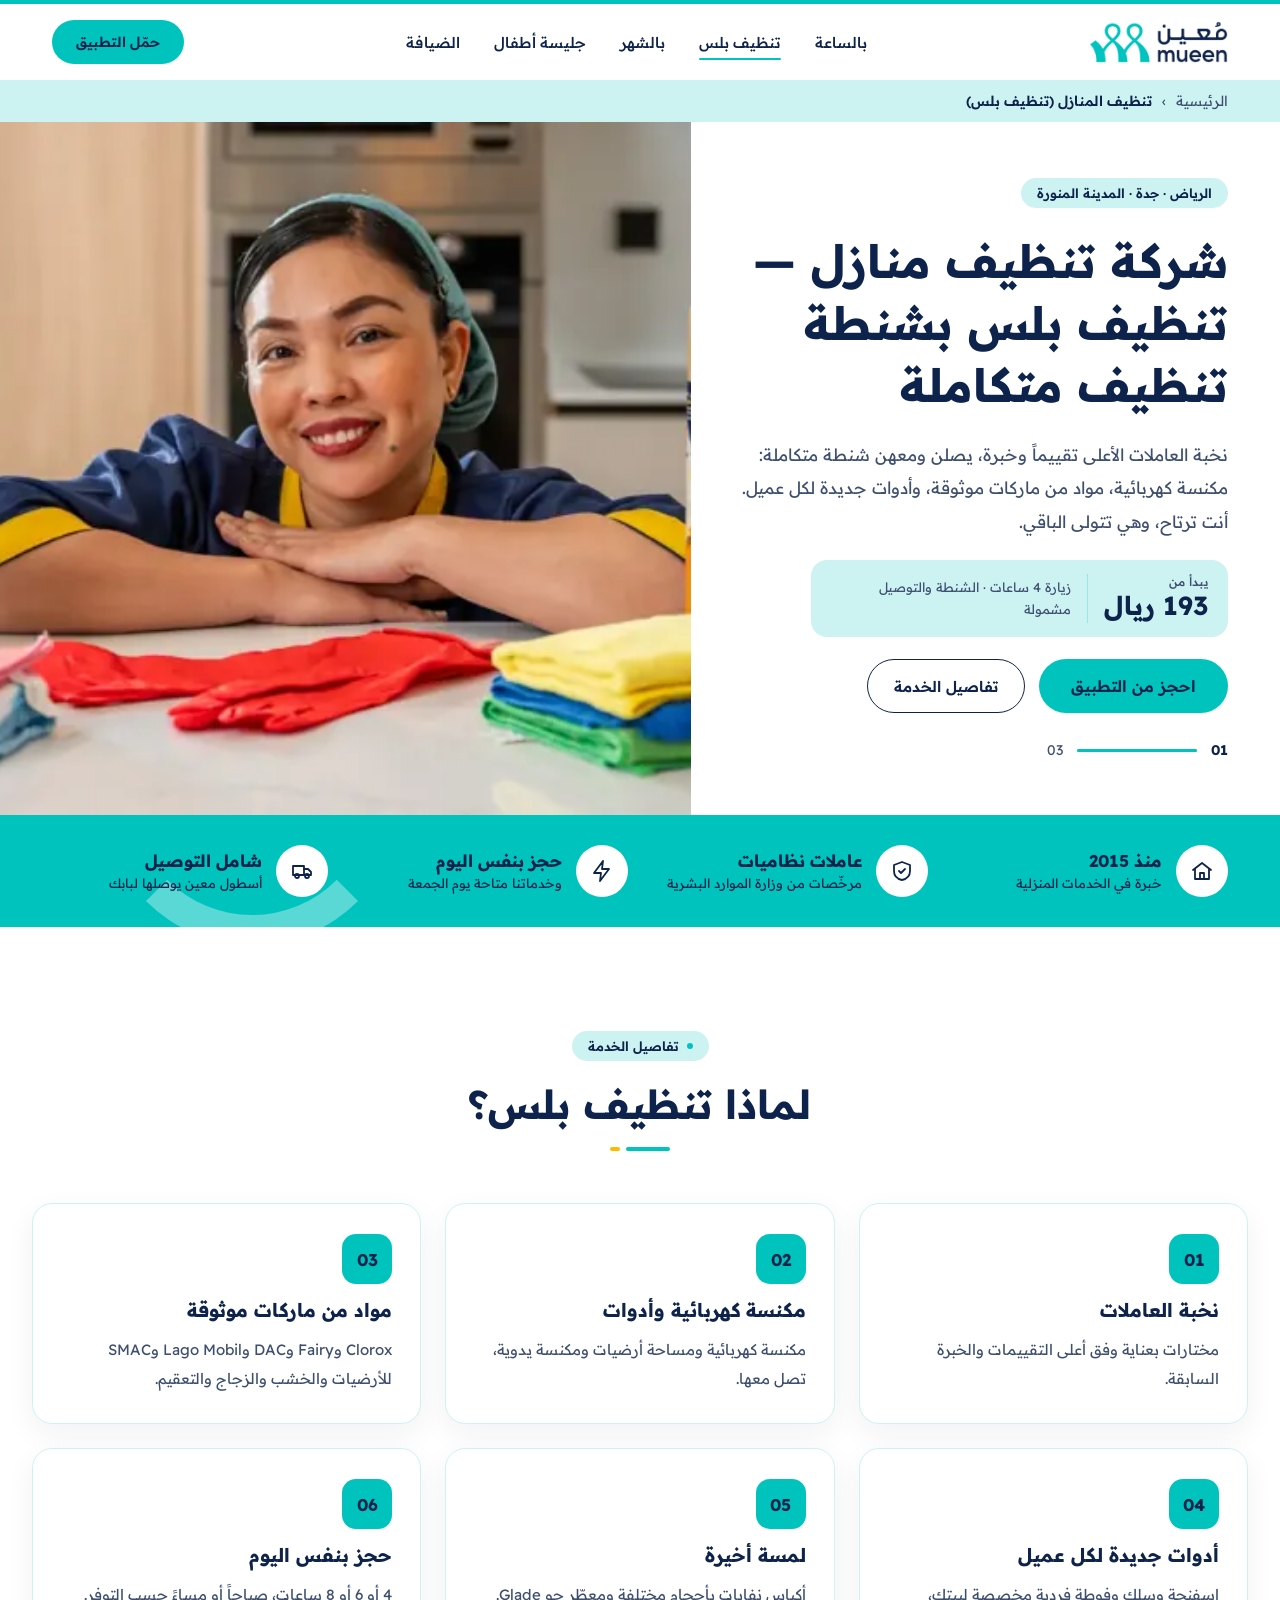
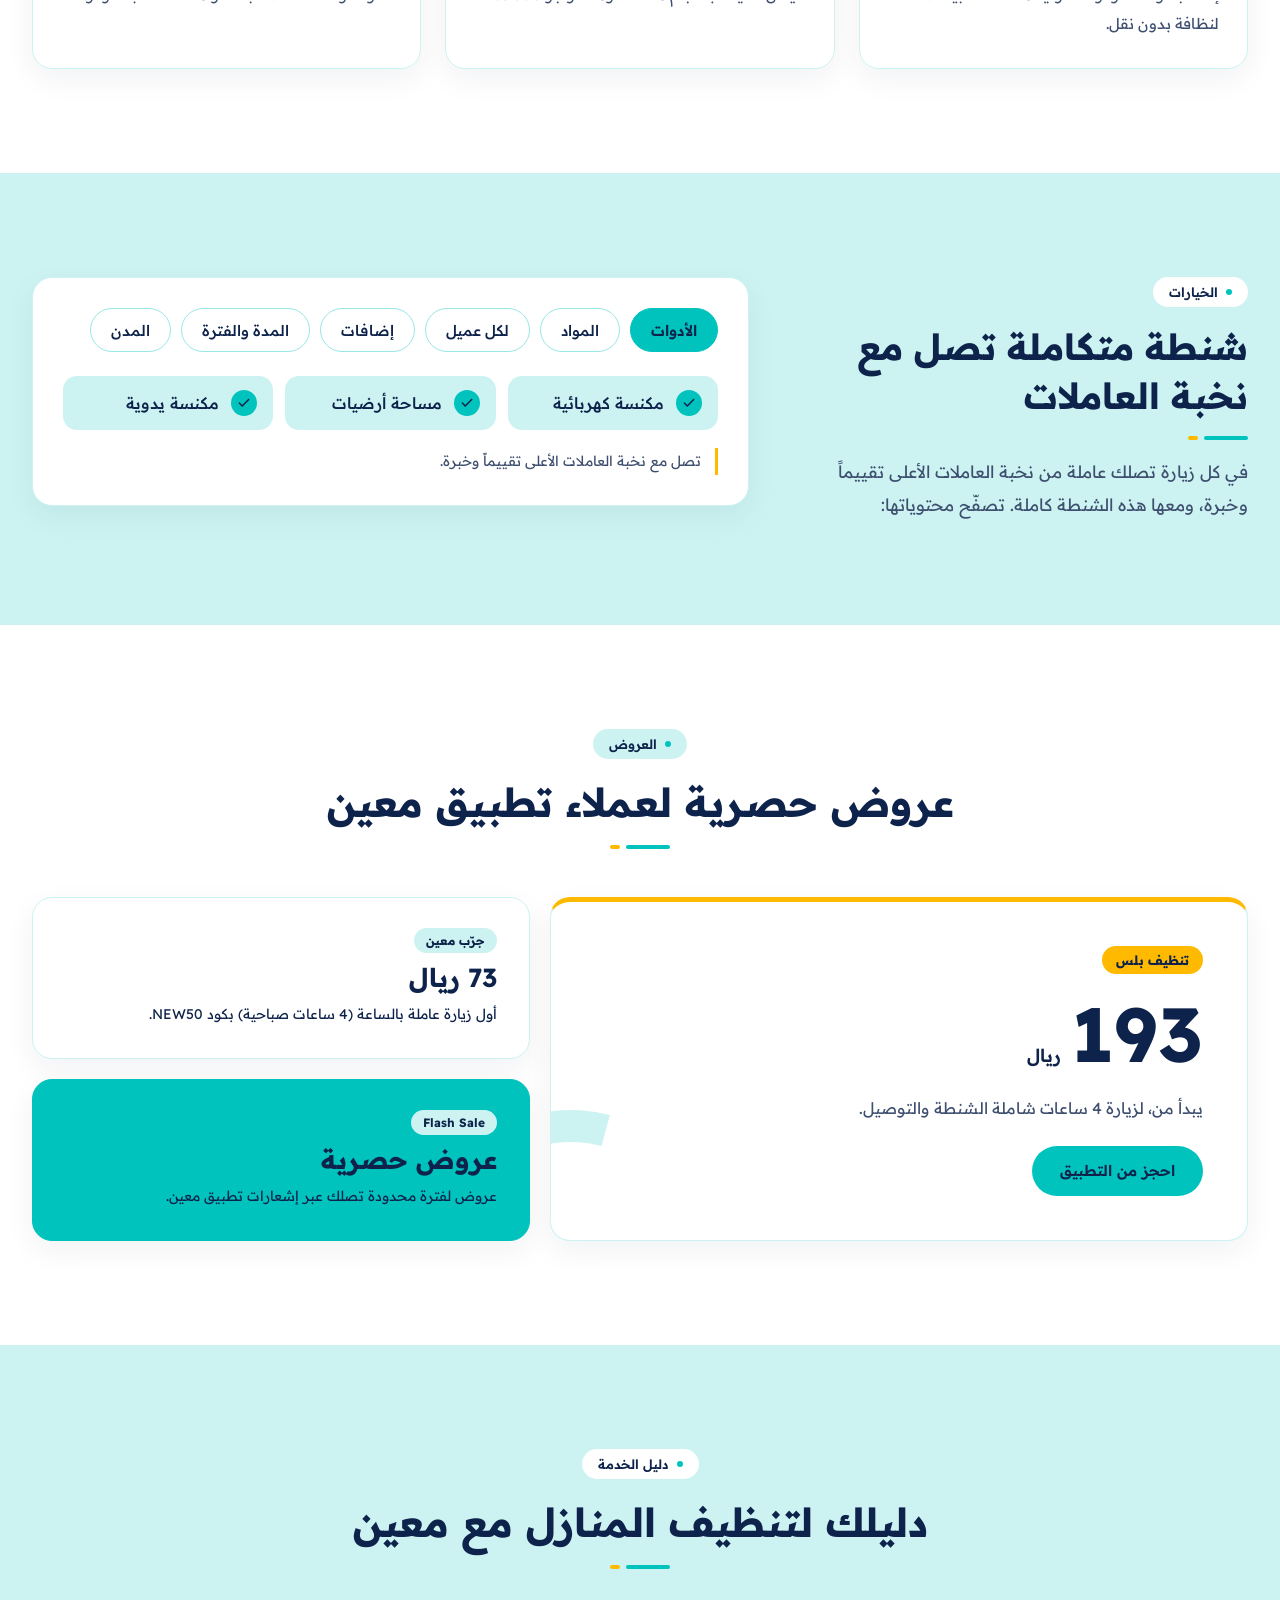
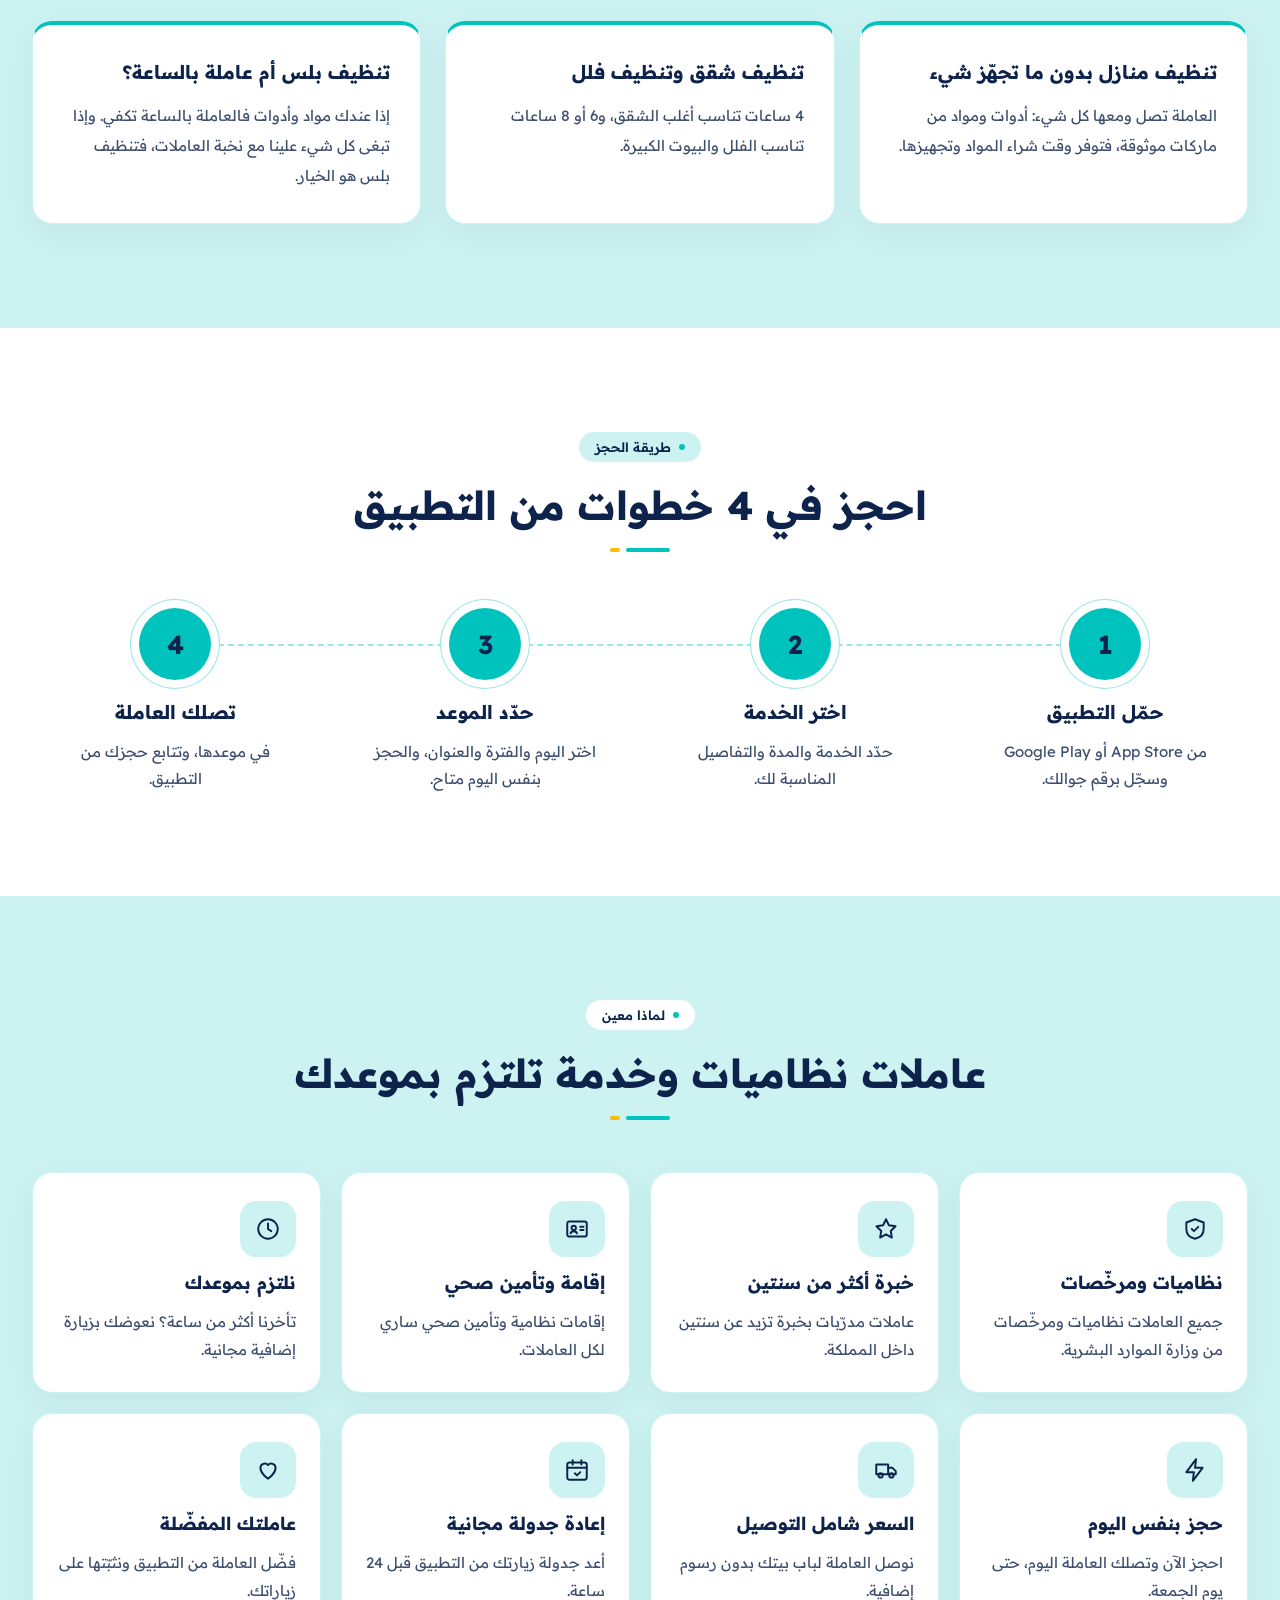
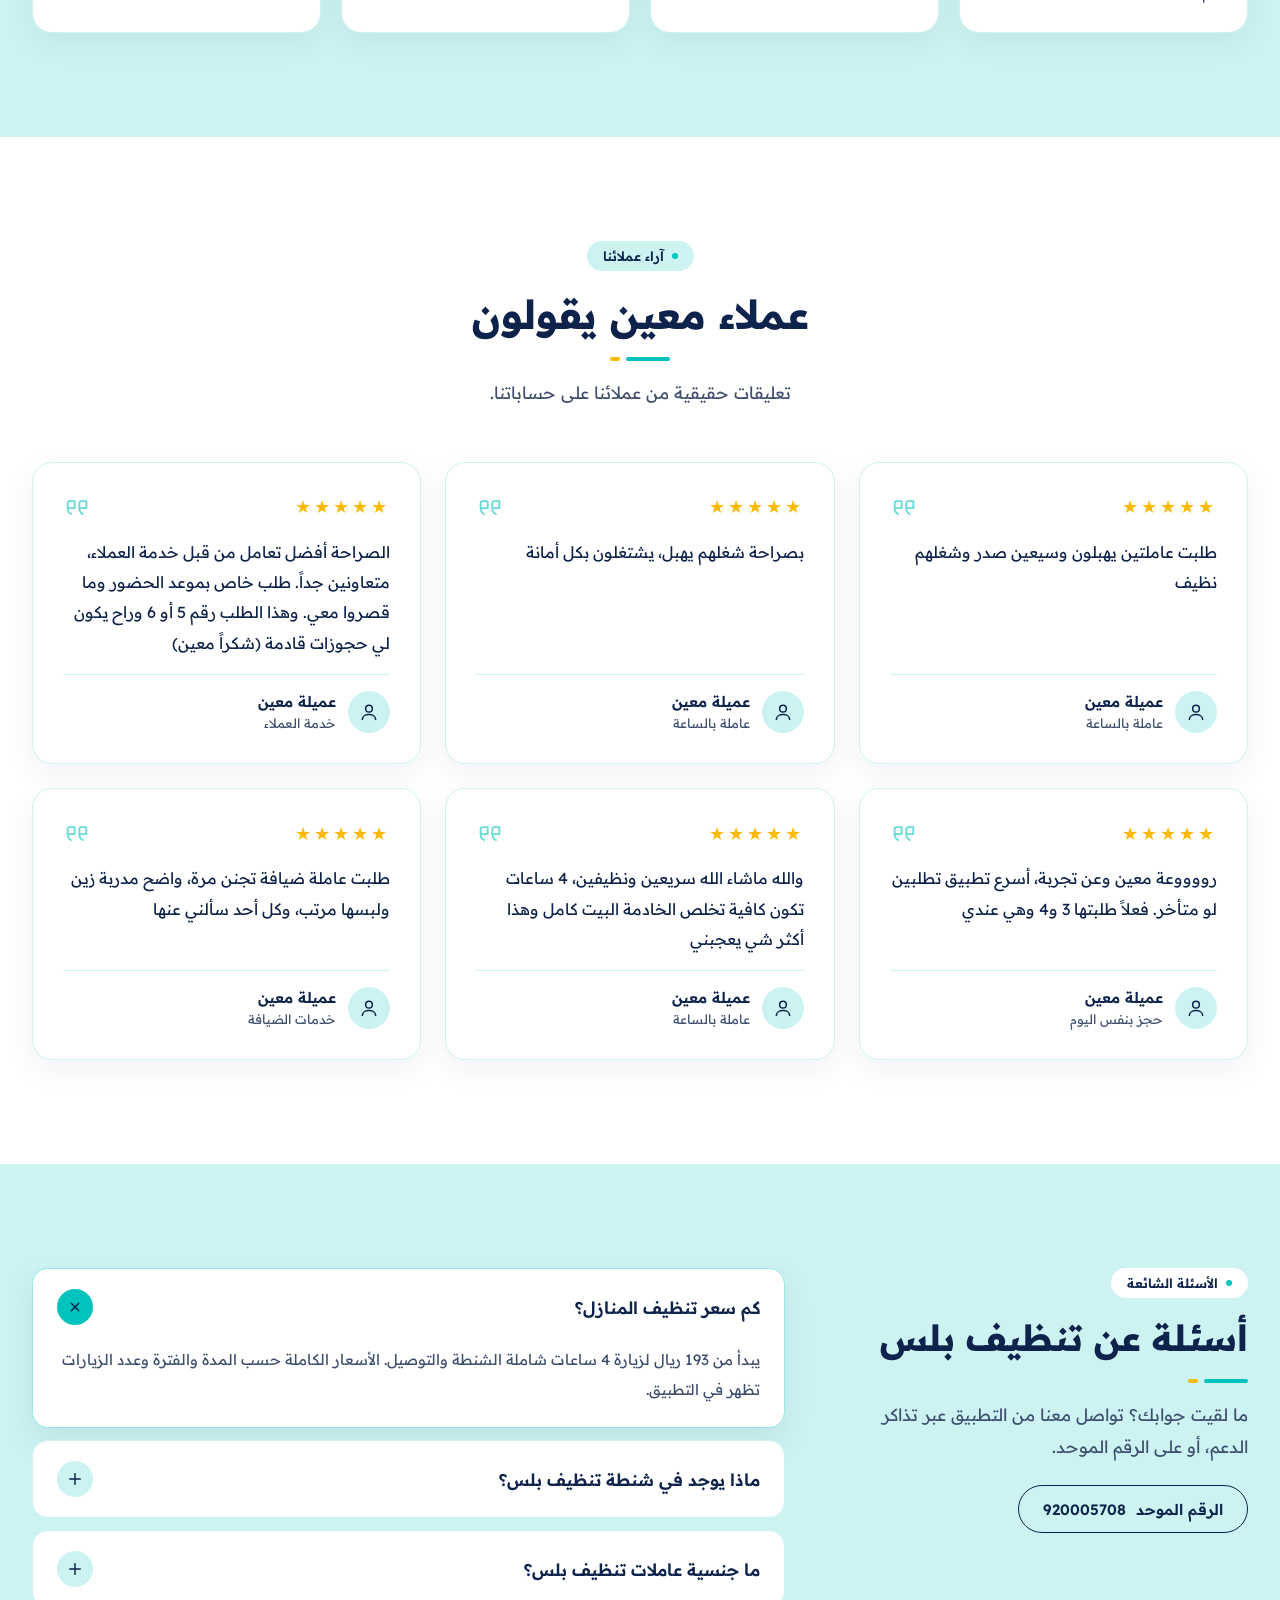
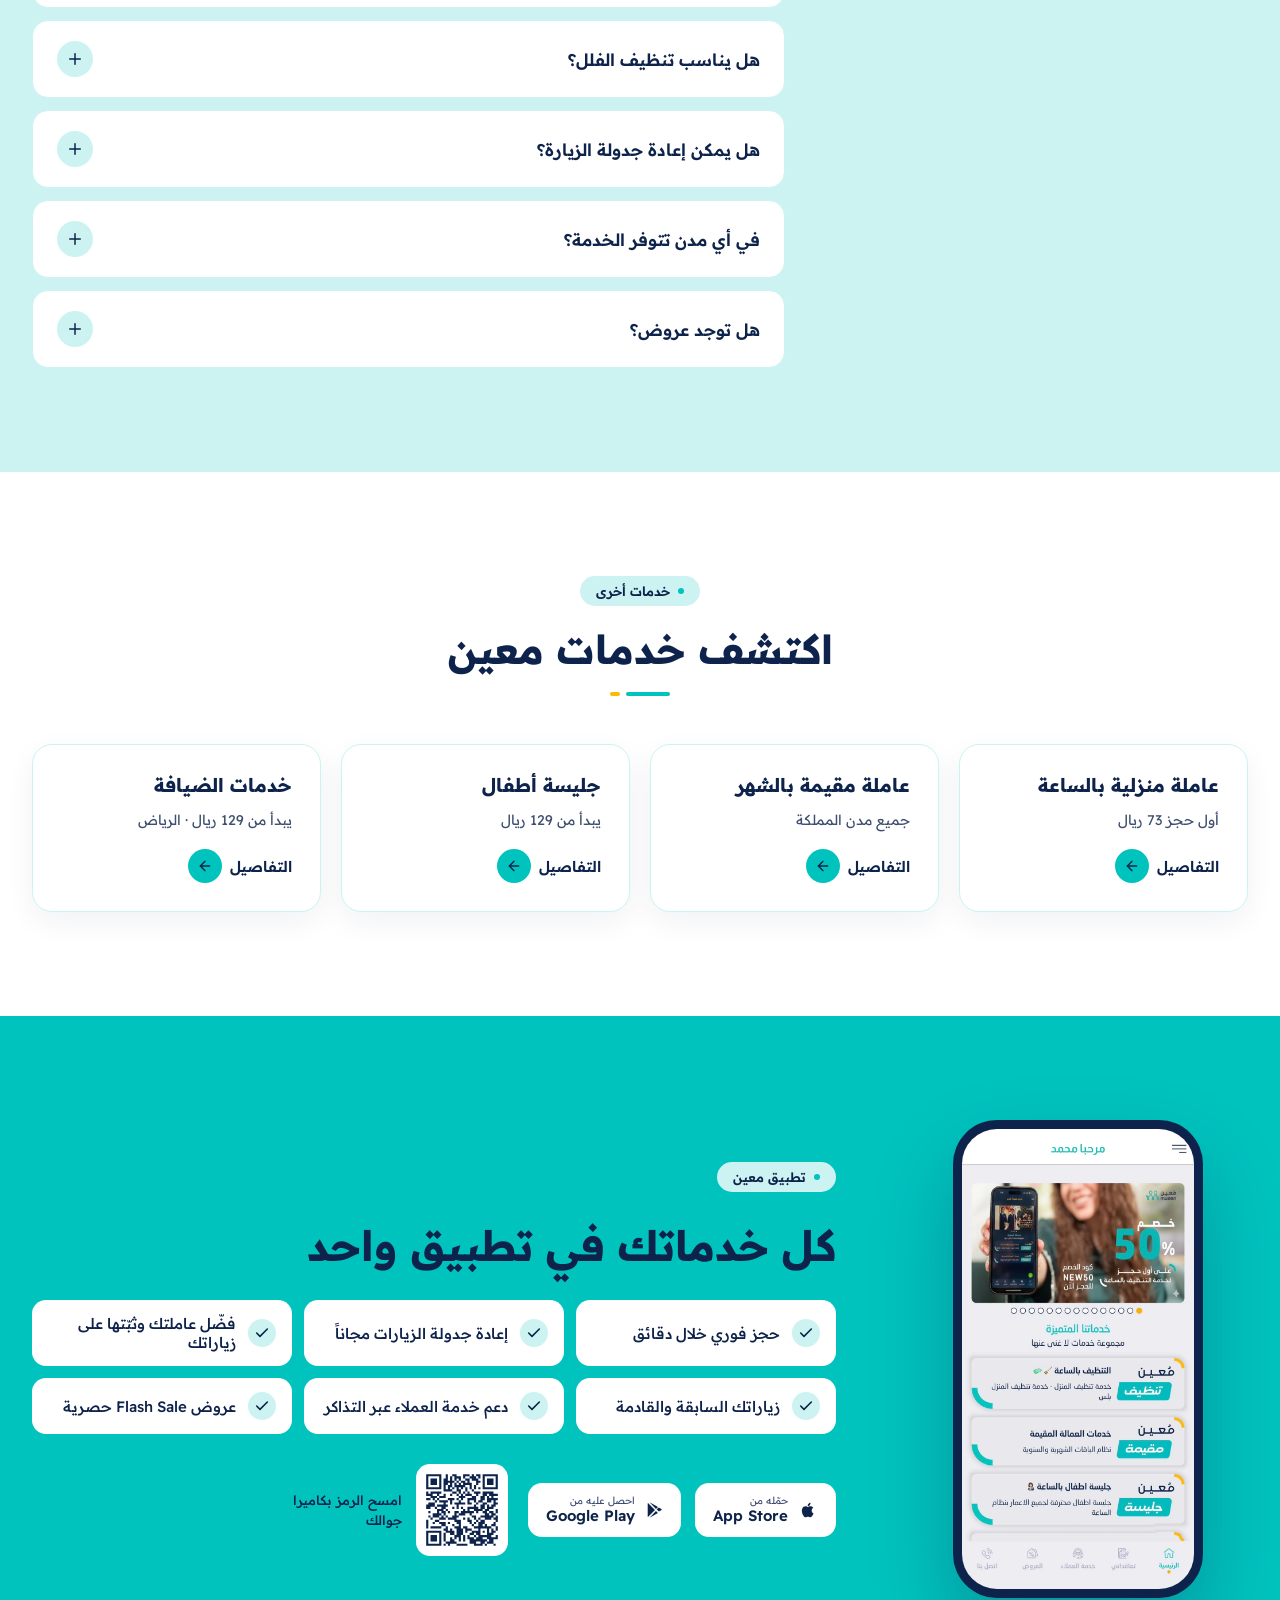
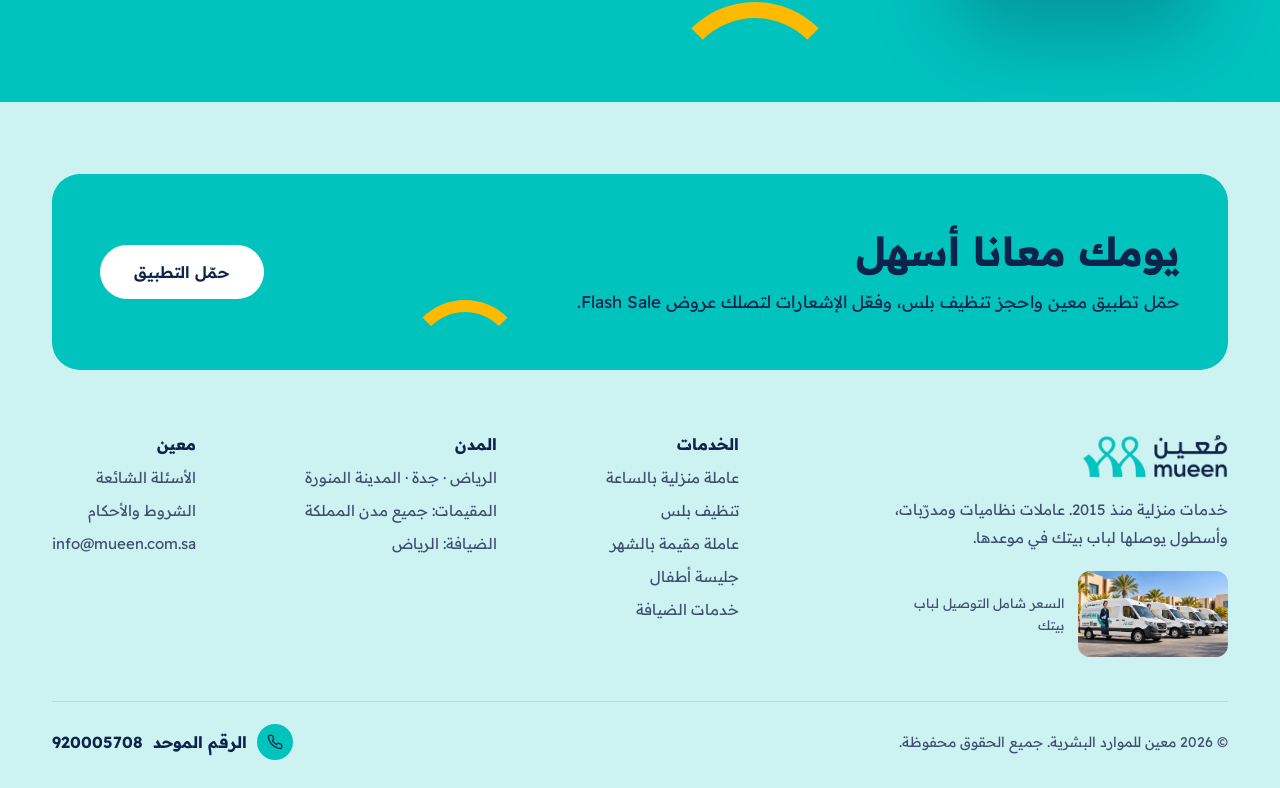
<file: home-cleaning/index.html>
<!doctype html>
<html lang="ar" dir="rtl">
<head>
<meta charset="utf-8">
<meta name="viewport" content="width=device-width, initial-scale=1">
<title>شركة تنظيف منازل | تنظيف بلس من معين</title>
<meta name="description" content="تنظيف منازل وشقق وفلل مع نخبة العاملات وشنطة تنظيف متكاملة. يبدأ من 193 ريال لزيارة 4 ساعات شاملة التوصيل. احجز من تطبيق معين.">
<link rel="canonical" href="https://mueen.com.sa/home-cleaning/">
<link rel="alternate" hreflang="ar-SA" href="https://mueen.com.sa/home-cleaning/">
<link rel="alternate" hreflang="x-default" href="https://mueen.com.sa/home-cleaning/">
<meta name="robots" content="index, follow, max-image-preview:large">
<meta name="theme-color" content="#00c3be">
<!-- Google Search Console: ضع رمز التحقق هنا -->
<!-- <meta name="google-site-verification" content="XXXXXXXXXXXX"> -->
<meta property="og:type" content="website">
<meta property="og:locale" content="ar_SA">
<meta property="og:site_name" content="معين">
<meta property="og:title" content="شركة تنظيف منازل | تنظيف بلس من معين">
<meta property="og:description" content="تنظيف منازل وشقق وفلل مع نخبة العاملات وشنطة تنظيف متكاملة. يبدأ من 193 ريال لزيارة 4 ساعات شاملة التوصيل. احجز من تطبيق معين.">
<meta property="og:url" content="https://mueen.com.sa/home-cleaning/">
<meta property="og:image" content="https://mueen.com.sa/assets/img/og-home-cleaning.jpg">
<meta property="og:image:width" content="1200">
<meta property="og:image:height" content="630">
<meta name="twitter:card" content="summary_large_image">
<meta name="twitter:title" content="شركة تنظيف منازل | تنظيف بلس من معين">
<meta name="twitter:description" content="تنظيف منازل وشقق وفلل مع نخبة العاملات وشنطة تنظيف متكاملة. يبدأ من 193 ريال لزيارة 4 ساعات شاملة التوصيل. احجز من تطبيق معين.">
<meta name="twitter:image" content="https://mueen.com.sa/assets/img/og-home-cleaning.jpg">
<link rel="icon" type="image/png" sizes="32x32" href="/assets/img/favicon-32.png">
<link rel="apple-touch-icon" href="/assets/img/apple-touch-icon.png">
<link rel="preconnect" href="https://fonts.googleapis.com">
<link rel="preconnect" href="https://fonts.gstatic.com" crossorigin>
<link rel="stylesheet" href="https://fonts.googleapis.com/css2?family=Readex+Pro:wght@300;400;500;600;700&amp;display=swap">
<link rel="stylesheet" href="/assets/css/style.css?v=1">
<script async src="https://www.googletagmanager.com/gtag/js?id=G-XXXXXXXXXX"></script>
<script>
window.dataLayer = window.dataLayer || [];
function gtag(){dataLayer.push(arguments);}
gtag('js', new Date());
gtag('config', 'G-XXXXXXXXXX');
gtag('config', 'AW-16564588407');
</script>
<script type="application/ld+json">
{
 "@context": "https://schema.org",
 "@graph": [
  {
   "@type": [
    "Organization",
    "LocalBusiness"
   ],
   "@id": "https://mueen.com.sa/#org",
   "name": "معين",
   "alternateName": "Mueen",
   "url": "https://mueen.com.sa/",
   "logo": "https://mueen.com.sa/assets/img/mueen-logo.png",
   "image": "https://mueen.com.sa/assets/img/hourly-3.webp",
   "telephone": "+966920005708",
   "email": "info@mueen.com.sa",
   "foundingDate": "2015",
   "slogan": "يومك معانا أسهل",
   "address": {
    "@type": "PostalAddress",
    "addressLocality": "الرياض",
    "postalCode": "11531",
    "addressCountry": "SA"
   },
   "areaServed": [
    {
     "@type": "City",
     "name": "الرياض"
    },
    {
     "@type": "City",
     "name": "جدة"
    },
    {
     "@type": "City",
     "name": "المدينة المنورة"
    },
    {
     "@type": "Country",
     "name": "المملكة العربية السعودية"
    }
   ]
  },
  {
   "@type": "WebSite",
   "@id": "https://mueen.com.sa/#website",
   "url": "https://mueen.com.sa/",
   "name": "معين",
   "inLanguage": "ar-SA",
   "publisher": {
    "@id": "https://mueen.com.sa/#org"
   }
  },
  {
   "@type": "WebPage",
   "@id": "https://mueen.com.sa/home-cleaning/#webpage",
   "url": "https://mueen.com.sa/home-cleaning/",
   "name": "شركة تنظيف منازل | تنظيف بلس من معين",
   "description": "تنظيف منازل وشقق وفلل مع نخبة العاملات وشنطة تنظيف متكاملة. يبدأ من 193 ريال لزيارة 4 ساعات شاملة التوصيل. احجز من تطبيق معين.",
   "inLanguage": "ar-SA",
   "isPartOf": {
    "@id": "https://mueen.com.sa/#website"
   }
  },
  {
   "@type": "Service",
   "name": "تنظيف بلس — تنظيف منازل",
   "serviceType": "House cleaning",
   "provider": {
    "@id": "https://mueen.com.sa/#org"
   },
   "areaServed": [
    {
     "@type": "City",
     "name": "الرياض"
    },
    {
     "@type": "City",
     "name": "جدة"
    },
    {
     "@type": "City",
     "name": "المدينة المنورة"
    }
   ],
   "url": "https://mueen.com.sa/home-cleaning/",
   "description": "تنظيف منازل وشقق وفلل مع نخبة العاملات وشنطة تنظيف متكاملة. يبدأ من 193 ريال لزيارة 4 ساعات شاملة التوصيل. احجز من تطبيق معين.",
   "offers": {
    "@type": "Offer",
    "price": "193",
    "priceCurrency": "SAR",
    "description": "يبدأ من 193 ريال لزيارة 4 ساعات شاملة الأدوات والمواد والتوصيل",
    "url": "https://mueen.com.sa/home-cleaning/"
   }
  },
  {
   "@type": "BreadcrumbList",
   "itemListElement": [
    {
     "@type": "ListItem",
     "position": 1,
     "name": "الرئيسية",
     "item": "https://mueen.com.sa/"
    },
    {
     "@type": "ListItem",
     "position": 2,
     "name": "تنظيف المنازل (تنظيف بلس)",
     "item": "https://mueen.com.sa/home-cleaning/"
    }
   ]
  },
  {
   "@type": "FAQPage",
   "mainEntity": [
    {
     "@type": "Question",
     "name": "كم سعر تنظيف المنازل؟",
     "acceptedAnswer": {
      "@type": "Answer",
      "text": "يبدأ من 193 ريال لزيارة 4 ساعات شاملة الشنطة والتوصيل. الأسعار الكاملة حسب المدة والفترة وعدد الزيارات تظهر في التطبيق."
     }
    },
    {
     "@type": "Question",
     "name": "ماذا يوجد في شنطة تنظيف بلس؟",
     "acceptedAnswer": {
      "@type": "Answer",
      "text": "مكنسة كهربائية، مساحة أرضيات، مكنسة يدوية، مواد Lago Mobil وDAC وFairy وClorox وSMAC، أدوات فردية لكل عميل، أكياس نفايات ومعطّر جو."
     }
    },
    {
     "@type": "Question",
     "name": "ما جنسية عاملات تنظيف بلس؟",
     "acceptedAnswer": {
      "@type": "Answer",
      "text": "فلبينيات، مختارات من نخبة العاملات الأعلى تقييماً."
     }
    },
    {
     "@type": "Question",
     "name": "هل يناسب تنظيف الفلل؟",
     "acceptedAnswer": {
      "@type": "Answer",
      "text": "نعم، ويُفضّل اختيار 6 أو 8 ساعات للفلل والبيوت الكبيرة."
     }
    },
    {
     "@type": "Question",
     "name": "هل يمكن إعادة جدولة الزيارة؟",
     "acceptedAnswer": {
      "@type": "Answer",
      "text": "نعم، إعادة الجدولة مجانية من التطبيق قبل 24 ساعة من موعد الزيارة، عدا حجوزات العروض والخصومات."
     }
    },
    {
     "@type": "Question",
     "name": "في أي مدن تتوفر الخدمة؟",
     "acceptedAnswer": {
      "@type": "Answer",
      "text": "الرياض وجدة والمدينة المنورة."
     }
    },
    {
     "@type": "Question",
     "name": "هل توجد عروض؟",
     "acceptedAnswer": {
      "@type": "Answer",
      "text": "تابع عروض Flash Sale الحصرية عبر إشعارات التطبيق. وكود NEW50 مخصص لزيارة عاملة بالساعة 4 ساعات صباحية (فلبينية) بـ 73 ريال لمرة واحدة."
     }
    }
   ]
  }
 ]
}
</script>
<script src="/assets/js/main.js?v=1" defer></script>
</head>
<body data-page="home-cleaning" data-service="cleaning_plus">
<a class="skip" href="#main">تخطَّ إلى المحتوى</a>
<div style="height: 4px; background: #00c3be"></div>
<header style="position: sticky; top: 0; z-index: 30; background: rgba(255,255,255,0.97); backdrop-filter: blur(10px); box-shadow: 0 1px 0 #ccf3f2">
<div class="wrap" style="padding: 16px 32px; display: flex; align-items: center; justify-content: space-between; gap: 24px">
<a href="/" aria-label="معين — الصفحة الرئيسية" style="display: flex"><img src="/assets/img/mueen-logo.webp" alt="شعار معين" width="640" height="193" style="height: 42px; width: auto; display: block"></a>
<nav class="navl" aria-label="الخدمات" style="display: flex; gap: 34px">
<a class="nl" href="/hourly-maid/">بالساعة</a>
<a class="nl on" href="/home-cleaning/" aria-current="page">تنظيف بلس</a>
<a class="nl" href="/monthly-maid/">بالشهر</a>
<a class="nl" href="/babysitter/">جليسة أطفال</a>
<a class="nl" href="/hospitality/">الضيافة</a>
</nav>
<a class="btn btn-p" href="https://mueen.onelink.me/5Kgh/8ng8j5ao?c=home-cleaning_organic&amp;af_sub3=header" data-cta="header" rel="nofollow" style="font-size: 14px; padding: 12px 24px; min-height: 44px">حمّل التطبيق</a>
</div>
</header>
<main id="main">
<div style="background: #ccf3f2">
<nav aria-label="مسار التصفح" class="wrap" style="padding: 12px 32px; font-size: 14px; color: #3e4f6f">
<ol style="list-style: none; margin: 0; padding: 0; display: flex; gap: 10px">
<li><a href="/" style="color: #3e4f6f; text-decoration: none">الرئيسية</a></li><li aria-hidden="true">›</li><li aria-current="page" style="color: #0e234b; font-weight: 600">تنظيف المنازل (تنظيف بلس)</li>
</ol>
</nav>
</div>

<section class="hero">
<div class="hero-media" data-slider data-names='[&quot;&quot;, &quot;&quot;, &quot;&quot;]'>
<div class="hs on"><img src="/assets/img/plus-1.webp" srcset="/assets/img/plus-1-960.webp 960w, /assets/img/plus-1.webp 1920w" sizes="(max-width: 960px) 100vw, 54vw" alt="عاملة تنظيف بلس من معين مع مواد وأدوات التنظيف" width="1920" height="800" fetchpriority="high" decoding="async" style="width: 100%; height: 100%; object-fit: cover; object-position: 50% center; display: block"></div>
<div class="hs"><img src="/assets/img/plus-2.webp" srcset="/assets/img/plus-2-960.webp 960w, /assets/img/plus-2.webp 1920w" sizes="(max-width: 960px) 100vw, 54vw" alt="عاملة تنظيف بلس مع عربة أدوات التنظيف في المطبخ" width="1920" height="800" loading="lazy" decoding="async" style="width: 100%; height: 100%; object-fit: cover; object-position: 58% center; display: block"></div>
<div class="hs"><img src="/assets/img/plus-3.webp" srcset="/assets/img/plus-3-960.webp 960w, /assets/img/plus-3.webp 1920w" sizes="(max-width: 960px) 100vw, 54vw" alt="عاملة تنظيف بلس تنظف خزائن المطبخ" width="1920" height="800" loading="lazy" decoding="async" style="width: 100%; height: 100%; object-fit: cover; object-position: 50% center; display: block"></div>
</div>
<div class="arc hide-sm" style="width: 520px; height: 520px; top: -260px; right: -200px; border-width: 54px; border-top-color: #ccf3f2; transform: rotate(-25deg)"></div>
<div class="hero-text">
<div style="position: relative; max-width: 510px; display: flex; flex-direction: column; gap: 22px">
<span class="eyb fu">الرياض · جدة · المدينة المنورة</span>
<h1 class="h1 fu d1" style="margin: 0; font-size: 46px; line-height: 1.35; font-weight: 700; color: #0e234b">شركة تنظيف منازل — تنظيف بلس بشنطة تنظيف متكاملة</h1>
<p class="fu d2" style="margin: 0; font-size: 17px; line-height: 1.95; color: #3e4f6f">نخبة العاملات الأعلى تقييماً وخبرة، يصلن ومعهن شنطة متكاملة: مكنسة كهربائية، مواد من ماركات موثوقة، وأدوات جديدة لكل عميل. أنت ترتاح، وهي تتولى الباقي.</p>
<div class="fu d2" style="display: flex; align-self: flex-start; align-items: center; gap: 16px; background: #ccf3f2; border-radius: 16px; padding: 14px 20px; flex-wrap: wrap; max-width: 100%">
<span style="display: flex; flex-direction: column; line-height: 1.3"><span style="font-size: 12px; font-weight: 500; color: #3e4f6f">يبدأ من</span><span style="font-size: 26px; font-weight: 700; color: #0e234b">193 ريال</span></span>
<span style="width: 1px; align-self: stretch; background: #99e7e5"></span>
<span style="font-size: 13px; line-height: 1.7; color: #3e4f6f; max-width: 240px">زيارة 4 ساعات · الشنطة والتوصيل مشمولة</span>
</div>
<div class="fu d3" style="display: flex; flex-wrap: wrap; align-items: center; gap: 14px">
<a class="btn btn-p" href="https://mueen.onelink.me/5Kgh/8ng8j5ao?c=home-cleaning_organic&amp;af_sub3=hero" data-cta="hero" rel="nofollow" style="font-size: 16px; padding: 16px 32px; min-height: 54px">احجز من التطبيق</a>
<a class="btn btn-o" href="#details" style="font-size: 15px; padding: 14px 26px; min-height: 54px">تفاصيل الخدمة</a>
</div>
<div class="fu d4 hero-counter" aria-hidden="true" style="display: flex; align-items: center; gap: 14px; margin-top: 6px">
<span class="slide-idx" style="font-size: 14px; color: #0e234b; font-weight: 700" dir="ltr">01</span>
<div class="prog" style="width: 120px"></div>
<span style="font-size: 14px; color: #3e4f6f" dir="ltr">03</span>

</div>
</div>
</div>
</section>

<div style="background: #00c3be; position: relative; overflow: hidden">
<div class="arc" style="width: 300px; height: 300px; top: -170px; left: 8%; border-width: 30px; border-bottom-color: rgba(255,255,255,0.35)"></div>
<div class="wrap trust" style="position: relative; padding: 30px 32px; display: grid; grid-template-columns: repeat(4, minmax(0, 1fr)); gap: 24px">
<div style="display: flex; align-items: center; gap: 14px">
<span style="width: 52px; height: 52px; border-radius: 50%; background: #ffffff; color: #0e234b; display: flex; align-items: center; justify-content: center; flex: none"><svg width="24" height="24" viewBox="0 0 24 24" fill="none" stroke="currentColor" stroke-width="1.8" stroke-linecap="round" stroke-linejoin="round"><path d="M3 11 12 4l9 7"></path><path d="M5 10v10h14V10"></path><path d="M10 20v-6h4v6"></path></svg></span>
<span style="display: flex; flex-direction: column; line-height: 1.45"><span style="font-size: 17px; font-weight: 700; color: #0e234b">منذ 2015</span><span style="font-size: 13px; color: #0e234b">خبرة في الخدمات المنزلية</span></span>
</div>
<div style="display: flex; align-items: center; gap: 14px">
<span style="width: 52px; height: 52px; border-radius: 50%; background: #ffffff; color: #0e234b; display: flex; align-items: center; justify-content: center; flex: none"><svg width="24" height="24" viewBox="0 0 24 24" fill="none" stroke="currentColor" stroke-width="1.8" stroke-linecap="round" stroke-linejoin="round"><path d="M12 3 4 6v6c0 5 3.5 8 8 9 4.5-1 8-4 8-9V6l-8-3z"></path><path d="m9 12 2 2 4-4"></path></svg></span>
<span style="display: flex; flex-direction: column; line-height: 1.45"><span style="font-size: 17px; font-weight: 700; color: #0e234b">عاملات نظاميات</span><span style="font-size: 13px; color: #0e234b">مرخّصات من وزارة الموارد البشرية</span></span>
</div>
<div style="display: flex; align-items: center; gap: 14px">
<span style="width: 52px; height: 52px; border-radius: 50%; background: #ffffff; color: #0e234b; display: flex; align-items: center; justify-content: center; flex: none"><svg width="24" height="24" viewBox="0 0 24 24" fill="none" stroke="currentColor" stroke-width="1.8" stroke-linecap="round" stroke-linejoin="round"><path d="M13 2 4 14h7l-1 8 9-12h-7l1-8z"></path></svg></span>
<span style="display: flex; flex-direction: column; line-height: 1.45"><span style="font-size: 17px; font-weight: 700; color: #0e234b">حجز بنفس اليوم</span><span style="font-size: 13px; color: #0e234b">وخدماتنا متاحة يوم الجمعة</span></span>
</div>
<div style="display: flex; align-items: center; gap: 14px">
<span style="width: 52px; height: 52px; border-radius: 50%; background: #ffffff; color: #0e234b; display: flex; align-items: center; justify-content: center; flex: none"><svg width="24" height="24" viewBox="0 0 24 24" fill="none" stroke="currentColor" stroke-width="1.8" stroke-linecap="round" stroke-linejoin="round"><path d="M3 7h11v9H3z"></path><path d="M14 10h4l3 3v3h-7"></path><circle cx="7" cy="17" r="2"></circle><circle cx="17" cy="17" r="2"></circle></svg></span>
<span style="display: flex; flex-direction: column; line-height: 1.45"><span style="font-size: 17px; font-weight: 700; color: #0e234b">شامل التوصيل</span><span style="font-size: 13px; color: #0e234b">أسطول معين يوصلها لبابك</span></span>
</div>
</div>
</div>

<section id="details" class="sec">
<div class="wrap" style="display: flex; flex-direction: column; gap: 52px">
<div class="center" style="display: flex; flex-direction: column; gap: 16px; align-items: center; text-align: center; max-width: 760px; margin: 0 auto">
<span class="eyb"><span class="dot"></span>تفاصيل الخدمة</span>
<h2 class="h2" style="margin: 0; font-size: 40px; line-height: 1.35; font-weight: 700; color: #0e234b">لماذا تنظيف بلس؟</h2>
<div class="mark"><span style="width: 44px; background: #00c3be"></span><span style="width: 10px; background: #ffba00"></span></div>

</div>
<div class="g3">
<div class="card lift" style="padding: 30px 28px; display: flex; flex-direction: column; gap: 14px">
<span style="width: 50px; height: 50px; border-radius: 14px; background: #00c3be; color: #0e234b; display: flex; align-items: center; justify-content: center; font-size: 17px; font-weight: 700" dir="ltr">01</span>
<h3 style="margin: 0; font-size: 19px; font-weight: 700; color: #0e234b">نخبة العاملات</h3>
<p style="margin: 0; font-size: 15px; line-height: 1.9; color: #3e4f6f">مختارات بعناية وفق أعلى التقييمات والخبرة السابقة.</p>
</div>
<div class="card lift" style="padding: 30px 28px; display: flex; flex-direction: column; gap: 14px">
<span style="width: 50px; height: 50px; border-radius: 14px; background: #00c3be; color: #0e234b; display: flex; align-items: center; justify-content: center; font-size: 17px; font-weight: 700" dir="ltr">02</span>
<h3 style="margin: 0; font-size: 19px; font-weight: 700; color: #0e234b">مكنسة كهربائية وأدوات</h3>
<p style="margin: 0; font-size: 15px; line-height: 1.9; color: #3e4f6f">مكنسة كهربائية ومساحة أرضيات ومكنسة يدوية، تصل معها.</p>
</div>
<div class="card lift" style="padding: 30px 28px; display: flex; flex-direction: column; gap: 14px">
<span style="width: 50px; height: 50px; border-radius: 14px; background: #00c3be; color: #0e234b; display: flex; align-items: center; justify-content: center; font-size: 17px; font-weight: 700" dir="ltr">03</span>
<h3 style="margin: 0; font-size: 19px; font-weight: 700; color: #0e234b">مواد من ماركات موثوقة</h3>
<p style="margin: 0; font-size: 15px; line-height: 1.9; color: #3e4f6f">Clorox وFairy وDAC وLago Mobil وSMAC للأرضيات والخشب والزجاج والتعقيم.</p>
</div>
<div class="card lift" style="padding: 30px 28px; display: flex; flex-direction: column; gap: 14px">
<span style="width: 50px; height: 50px; border-radius: 14px; background: #00c3be; color: #0e234b; display: flex; align-items: center; justify-content: center; font-size: 17px; font-weight: 700" dir="ltr">04</span>
<h3 style="margin: 0; font-size: 19px; font-weight: 700; color: #0e234b">أدوات جديدة لكل عميل</h3>
<p style="margin: 0; font-size: 15px; line-height: 1.9; color: #3e4f6f">إسفنجة وسلك وفوطة فردية مخصصة لبيتك، لنظافة بدون نقل.</p>
</div>
<div class="card lift" style="padding: 30px 28px; display: flex; flex-direction: column; gap: 14px">
<span style="width: 50px; height: 50px; border-radius: 14px; background: #00c3be; color: #0e234b; display: flex; align-items: center; justify-content: center; font-size: 17px; font-weight: 700" dir="ltr">05</span>
<h3 style="margin: 0; font-size: 19px; font-weight: 700; color: #0e234b">لمسة أخيرة</h3>
<p style="margin: 0; font-size: 15px; line-height: 1.9; color: #3e4f6f">أكياس نفايات بأحجام مختلفة ومعطّر جو Glade.</p>
</div>
<div class="card lift" style="padding: 30px 28px; display: flex; flex-direction: column; gap: 14px">
<span style="width: 50px; height: 50px; border-radius: 14px; background: #00c3be; color: #0e234b; display: flex; align-items: center; justify-content: center; font-size: 17px; font-weight: 700" dir="ltr">06</span>
<h3 style="margin: 0; font-size: 19px; font-weight: 700; color: #0e234b">حجز بنفس اليوم</h3>
<p style="margin: 0; font-size: 15px; line-height: 1.9; color: #3e4f6f">4 أو 6 أو 8 ساعات، صباحاً أو مساءً حسب التوفر.</p>
</div>
</div>
</div>
</section>

<section class="sec tint">
<div class="arc" style="width: 420px; height: 420px; top: -230px; left: -170px; border-width: 46px; border-top-color: #99e7e5; transform: rotate(-35deg)"></div>
<div class="wrap" style="position: relative; display: flex; flex-wrap: wrap; gap: 56px; align-items: flex-start">
<div style="flex: 1 1 320px">
<div class="" style="display: flex; flex-direction: column; gap: 16px; align-items: flex-start; max-width: 760px">
<span class="eyb"><span class="dot"></span>الخيارات</span>
<h2 class="h2" style="margin: 0; font-size: 36px; line-height: 1.35; font-weight: 700; color: #0e234b">شنطة متكاملة تصل مع نخبة العاملات</h2>
<div class="mark"><span style="width: 44px; background: #00c3be"></span><span style="width: 10px; background: #ffba00"></span></div>
<p style="margin: 0; font-size: 17px; line-height: 1.9; color: #3e4f6f; max-width: 640px">في كل زيارة تصلك عاملة من نخبة العاملات الأعلى تقييماً وخبرة، ومعها هذه الشنطة كاملة. تصفّح محتوياتها:</p>
</div>
</div>
<div class="card" data-tabs style="flex: 1.6 1 520px; min-width: 0; padding: 30px; display: flex; flex-direction: column; gap: 24px">
<div role="tablist" aria-label="شنطة متكاملة تصل مع نخبة العاملات" style="display: flex; flex-wrap: wrap; gap: 10px">
<button class="otab on" role="tab" id="tab-0" aria-controls="panel-0" aria-selected="true" type="button">الأدوات</button>
<button class="otab" role="tab" id="tab-1" aria-controls="panel-1" aria-selected="false" type="button">المواد</button>
<button class="otab" role="tab" id="tab-2" aria-controls="panel-2" aria-selected="false" type="button">لكل عميل</button>
<button class="otab" role="tab" id="tab-3" aria-controls="panel-3" aria-selected="false" type="button">إضافات</button>
<button class="otab" role="tab" id="tab-4" aria-controls="panel-4" aria-selected="false" type="button">المدة والفترة</button>
<button class="otab" role="tab" id="tab-5" aria-controls="panel-5" aria-selected="false" type="button">المدن</button>
</div>
<div class="qf" role="tabpanel" id="panel-0" aria-labelledby="tab-0" style="flex-direction: column; gap: 18px">
<ul style="margin: 0; padding: 0; list-style: none; display: grid; grid-template-columns: repeat(auto-fit, minmax(200px, 1fr)); gap: 12px">
<li style="display: flex; align-items: center; gap: 12px; padding: 14px 16px; border-radius: 14px; background: #ccf3f2; font-size: 16px; font-weight: 500; color: #0e234b"><span style="width: 26px; height: 26px; border-radius: 50%; background: #00c3be; display: flex; align-items: center; justify-content: center; flex: none"><svg width="14" height="14" viewBox="0 0 24 24" fill="none" stroke="currentColor" stroke-width="2.6" stroke-linecap="round" stroke-linejoin="round"><path d="M20 6 9 17l-5-5"></path></svg></span>مكنسة كهربائية</li>
<li style="display: flex; align-items: center; gap: 12px; padding: 14px 16px; border-radius: 14px; background: #ccf3f2; font-size: 16px; font-weight: 500; color: #0e234b"><span style="width: 26px; height: 26px; border-radius: 50%; background: #00c3be; display: flex; align-items: center; justify-content: center; flex: none"><svg width="14" height="14" viewBox="0 0 24 24" fill="none" stroke="currentColor" stroke-width="2.6" stroke-linecap="round" stroke-linejoin="round"><path d="M20 6 9 17l-5-5"></path></svg></span>مساحة أرضيات</li>
<li style="display: flex; align-items: center; gap: 12px; padding: 14px 16px; border-radius: 14px; background: #ccf3f2; font-size: 16px; font-weight: 500; color: #0e234b"><span style="width: 26px; height: 26px; border-radius: 50%; background: #00c3be; display: flex; align-items: center; justify-content: center; flex: none"><svg width="14" height="14" viewBox="0 0 24 24" fill="none" stroke="currentColor" stroke-width="2.6" stroke-linecap="round" stroke-linejoin="round"><path d="M20 6 9 17l-5-5"></path></svg></span>مكنسة يدوية</li>
</ul>
<p style="margin: 0; font-size: 14px; line-height: 1.9; color: #3e4f6f; padding-right: 14px; border-right: 3px solid #ffba00">تصل مع نخبة العاملات الأعلى تقييماً وخبرة.</p>
</div>
<div class="qf" role="tabpanel" id="panel-1" aria-labelledby="tab-1" hidden style="flex-direction: column; gap: 18px">
<ul style="margin: 0; padding: 0; list-style: none; display: grid; grid-template-columns: repeat(auto-fit, minmax(200px, 1fr)); gap: 12px">
<li style="display: flex; align-items: center; gap: 12px; padding: 14px 16px; border-radius: 14px; background: #ccf3f2; font-size: 16px; font-weight: 500; color: #0e234b"><span style="width: 26px; height: 26px; border-radius: 50%; background: #00c3be; display: flex; align-items: center; justify-content: center; flex: none"><svg width="14" height="14" viewBox="0 0 24 24" fill="none" stroke="currentColor" stroke-width="2.6" stroke-linecap="round" stroke-linejoin="round"><path d="M20 6 9 17l-5-5"></path></svg></span>منظف خشب Lago Mobil</li>
<li style="display: flex; align-items: center; gap: 12px; padding: 14px 16px; border-radius: 14px; background: #ccf3f2; font-size: 16px; font-weight: 500; color: #0e234b"><span style="width: 26px; height: 26px; border-radius: 50%; background: #00c3be; display: flex; align-items: center; justify-content: center; flex: none"><svg width="14" height="14" viewBox="0 0 24 24" fill="none" stroke="currentColor" stroke-width="2.6" stroke-linecap="round" stroke-linejoin="round"><path d="M20 6 9 17l-5-5"></path></svg></span>منظف أرضيات معقّم DAC</li>
<li style="display: flex; align-items: center; gap: 12px; padding: 14px 16px; border-radius: 14px; background: #ccf3f2; font-size: 16px; font-weight: 500; color: #0e234b"><span style="width: 26px; height: 26px; border-radius: 50%; background: #00c3be; display: flex; align-items: center; justify-content: center; flex: none"><svg width="14" height="14" viewBox="0 0 24 24" fill="none" stroke="currentColor" stroke-width="2.6" stroke-linecap="round" stroke-linejoin="round"><path d="M20 6 9 17l-5-5"></path></svg></span>سائل صحون Fairy</li>
<li style="display: flex; align-items: center; gap: 12px; padding: 14px 16px; border-radius: 14px; background: #ccf3f2; font-size: 16px; font-weight: 500; color: #0e234b"><span style="width: 26px; height: 26px; border-radius: 50%; background: #00c3be; display: flex; align-items: center; justify-content: center; flex: none"><svg width="14" height="14" viewBox="0 0 24 24" fill="none" stroke="currentColor" stroke-width="2.6" stroke-linecap="round" stroke-linejoin="round"><path d="M20 6 9 17l-5-5"></path></svg></span>كلور Clorox للتعقيم</li>
<li style="display: flex; align-items: center; gap: 12px; padding: 14px 16px; border-radius: 14px; background: #ccf3f2; font-size: 16px; font-weight: 500; color: #0e234b"><span style="width: 26px; height: 26px; border-radius: 50%; background: #00c3be; display: flex; align-items: center; justify-content: center; flex: none"><svg width="14" height="14" viewBox="0 0 24 24" fill="none" stroke="currentColor" stroke-width="2.6" stroke-linecap="round" stroke-linejoin="round"><path d="M20 6 9 17l-5-5"></path></svg></span>منظف زجاج SMAC أو DAC</li>
</ul>

</div>
<div class="qf" role="tabpanel" id="panel-2" aria-labelledby="tab-2" hidden style="flex-direction: column; gap: 18px">
<ul style="margin: 0; padding: 0; list-style: none; display: grid; grid-template-columns: repeat(auto-fit, minmax(200px, 1fr)); gap: 12px">
<li style="display: flex; align-items: center; gap: 12px; padding: 14px 16px; border-radius: 14px; background: #ccf3f2; font-size: 16px; font-weight: 500; color: #0e234b"><span style="width: 26px; height: 26px; border-radius: 50%; background: #00c3be; display: flex; align-items: center; justify-content: center; flex: none"><svg width="14" height="14" viewBox="0 0 24 24" fill="none" stroke="currentColor" stroke-width="2.6" stroke-linecap="round" stroke-linejoin="round"><path d="M20 6 9 17l-5-5"></path></svg></span>إسفنجة فردية</li>
<li style="display: flex; align-items: center; gap: 12px; padding: 14px 16px; border-radius: 14px; background: #ccf3f2; font-size: 16px; font-weight: 500; color: #0e234b"><span style="width: 26px; height: 26px; border-radius: 50%; background: #00c3be; display: flex; align-items: center; justify-content: center; flex: none"><svg width="14" height="14" viewBox="0 0 24 24" fill="none" stroke="currentColor" stroke-width="2.6" stroke-linecap="round" stroke-linejoin="round"><path d="M20 6 9 17l-5-5"></path></svg></span>سلك تنظيف فردي</li>
<li style="display: flex; align-items: center; gap: 12px; padding: 14px 16px; border-radius: 14px; background: #ccf3f2; font-size: 16px; font-weight: 500; color: #0e234b"><span style="width: 26px; height: 26px; border-radius: 50%; background: #00c3be; display: flex; align-items: center; justify-content: center; flex: none"><svg width="14" height="14" viewBox="0 0 24 24" fill="none" stroke="currentColor" stroke-width="2.6" stroke-linecap="round" stroke-linejoin="round"><path d="M20 6 9 17l-5-5"></path></svg></span>فوطة فردية</li>
</ul>
<p style="margin: 0; font-size: 14px; line-height: 1.9; color: #3e4f6f; padding-right: 14px; border-right: 3px solid #ffba00">أدوات جديدة مخصصة لمنزلك.</p>
</div>
<div class="qf" role="tabpanel" id="panel-3" aria-labelledby="tab-3" hidden style="flex-direction: column; gap: 18px">
<ul style="margin: 0; padding: 0; list-style: none; display: grid; grid-template-columns: repeat(auto-fit, minmax(200px, 1fr)); gap: 12px">
<li style="display: flex; align-items: center; gap: 12px; padding: 14px 16px; border-radius: 14px; background: #ccf3f2; font-size: 16px; font-weight: 500; color: #0e234b"><span style="width: 26px; height: 26px; border-radius: 50%; background: #00c3be; display: flex; align-items: center; justify-content: center; flex: none"><svg width="14" height="14" viewBox="0 0 24 24" fill="none" stroke="currentColor" stroke-width="2.6" stroke-linecap="round" stroke-linejoin="round"><path d="M20 6 9 17l-5-5"></path></svg></span>أكياس نفايات صغيرة وكبيرة</li>
<li style="display: flex; align-items: center; gap: 12px; padding: 14px 16px; border-radius: 14px; background: #ccf3f2; font-size: 16px; font-weight: 500; color: #0e234b"><span style="width: 26px; height: 26px; border-radius: 50%; background: #00c3be; display: flex; align-items: center; justify-content: center; flex: none"><svg width="14" height="14" viewBox="0 0 24 24" fill="none" stroke="currentColor" stroke-width="2.6" stroke-linecap="round" stroke-linejoin="round"><path d="M20 6 9 17l-5-5"></path></svg></span>معطّر جو Glade</li>
</ul>

</div>
<div class="qf" role="tabpanel" id="panel-4" aria-labelledby="tab-4" hidden style="flex-direction: column; gap: 18px">
<ul style="margin: 0; padding: 0; list-style: none; display: grid; grid-template-columns: repeat(auto-fit, minmax(200px, 1fr)); gap: 12px">
<li style="display: flex; align-items: center; gap: 12px; padding: 14px 16px; border-radius: 14px; background: #ccf3f2; font-size: 16px; font-weight: 500; color: #0e234b"><span style="width: 26px; height: 26px; border-radius: 50%; background: #00c3be; display: flex; align-items: center; justify-content: center; flex: none"><svg width="14" height="14" viewBox="0 0 24 24" fill="none" stroke="currentColor" stroke-width="2.6" stroke-linecap="round" stroke-linejoin="round"><path d="M20 6 9 17l-5-5"></path></svg></span>4 ساعات</li>
<li style="display: flex; align-items: center; gap: 12px; padding: 14px 16px; border-radius: 14px; background: #ccf3f2; font-size: 16px; font-weight: 500; color: #0e234b"><span style="width: 26px; height: 26px; border-radius: 50%; background: #00c3be; display: flex; align-items: center; justify-content: center; flex: none"><svg width="14" height="14" viewBox="0 0 24 24" fill="none" stroke="currentColor" stroke-width="2.6" stroke-linecap="round" stroke-linejoin="round"><path d="M20 6 9 17l-5-5"></path></svg></span>6 ساعات</li>
<li style="display: flex; align-items: center; gap: 12px; padding: 14px 16px; border-radius: 14px; background: #ccf3f2; font-size: 16px; font-weight: 500; color: #0e234b"><span style="width: 26px; height: 26px; border-radius: 50%; background: #00c3be; display: flex; align-items: center; justify-content: center; flex: none"><svg width="14" height="14" viewBox="0 0 24 24" fill="none" stroke="currentColor" stroke-width="2.6" stroke-linecap="round" stroke-linejoin="round"><path d="M20 6 9 17l-5-5"></path></svg></span>8 ساعات</li>
<li style="display: flex; align-items: center; gap: 12px; padding: 14px 16px; border-radius: 14px; background: #ccf3f2; font-size: 16px; font-weight: 500; color: #0e234b"><span style="width: 26px; height: 26px; border-radius: 50%; background: #00c3be; display: flex; align-items: center; justify-content: center; flex: none"><svg width="14" height="14" viewBox="0 0 24 24" fill="none" stroke="currentColor" stroke-width="2.6" stroke-linecap="round" stroke-linejoin="round"><path d="M20 6 9 17l-5-5"></path></svg></span>صباحية</li>
<li style="display: flex; align-items: center; gap: 12px; padding: 14px 16px; border-radius: 14px; background: #ccf3f2; font-size: 16px; font-weight: 500; color: #0e234b"><span style="width: 26px; height: 26px; border-radius: 50%; background: #00c3be; display: flex; align-items: center; justify-content: center; flex: none"><svg width="14" height="14" viewBox="0 0 24 24" fill="none" stroke="currentColor" stroke-width="2.6" stroke-linecap="round" stroke-linejoin="round"><path d="M20 6 9 17l-5-5"></path></svg></span>مسائية</li>
</ul>
<p style="margin: 0; font-size: 14px; line-height: 1.9; color: #3e4f6f; padding-right: 14px; border-right: 3px solid #ffba00">مواعيد الوصول: صباحاً 8–10 ص، مساءً 4–6 م.</p>
</div>
<div class="qf" role="tabpanel" id="panel-5" aria-labelledby="tab-5" hidden style="flex-direction: column; gap: 18px">
<ul style="margin: 0; padding: 0; list-style: none; display: grid; grid-template-columns: repeat(auto-fit, minmax(200px, 1fr)); gap: 12px">
<li style="display: flex; align-items: center; gap: 12px; padding: 14px 16px; border-radius: 14px; background: #ccf3f2; font-size: 16px; font-weight: 500; color: #0e234b"><span style="width: 26px; height: 26px; border-radius: 50%; background: #00c3be; display: flex; align-items: center; justify-content: center; flex: none"><svg width="14" height="14" viewBox="0 0 24 24" fill="none" stroke="currentColor" stroke-width="2.6" stroke-linecap="round" stroke-linejoin="round"><path d="M20 6 9 17l-5-5"></path></svg></span>الرياض</li>
<li style="display: flex; align-items: center; gap: 12px; padding: 14px 16px; border-radius: 14px; background: #ccf3f2; font-size: 16px; font-weight: 500; color: #0e234b"><span style="width: 26px; height: 26px; border-radius: 50%; background: #00c3be; display: flex; align-items: center; justify-content: center; flex: none"><svg width="14" height="14" viewBox="0 0 24 24" fill="none" stroke="currentColor" stroke-width="2.6" stroke-linecap="round" stroke-linejoin="round"><path d="M20 6 9 17l-5-5"></path></svg></span>جدة</li>
<li style="display: flex; align-items: center; gap: 12px; padding: 14px 16px; border-radius: 14px; background: #ccf3f2; font-size: 16px; font-weight: 500; color: #0e234b"><span style="width: 26px; height: 26px; border-radius: 50%; background: #00c3be; display: flex; align-items: center; justify-content: center; flex: none"><svg width="14" height="14" viewBox="0 0 24 24" fill="none" stroke="currentColor" stroke-width="2.6" stroke-linecap="round" stroke-linejoin="round"><path d="M20 6 9 17l-5-5"></path></svg></span>المدينة المنورة</li>
</ul>

</div>
</div>
</div>
</section>

<section class="sec" id="offers">
<div class="arc" style="width: 360px; height: 360px; bottom: -200px; right: -140px; border-width: 40px; border-bottom-color: #99e7e5; transform: rotate(25deg)"></div>
<div class="wrap" style="position: relative; display: flex; flex-direction: column; gap: 48px">
<div class="center" style="display: flex; flex-direction: column; gap: 16px; align-items: center; text-align: center; max-width: 760px; margin: 0 auto">
<span class="eyb"><span class="dot"></span>العروض</span>
<h2 class="h2" style="margin: 0; font-size: 40px; line-height: 1.35; font-weight: 700; color: #0e234b">عروض حصرية لعملاء تطبيق معين</h2>
<div class="mark"><span style="width: 44px; background: #00c3be"></span><span style="width: 10px; background: #ffba00"></span></div>

</div>
<div class="og">
<div class="card" style="position: relative; overflow: hidden; padding: 44px; display: flex; flex-direction: column; gap: 18px; border-top: 5px solid #ffba00">
<div class="arc" style="width: 300px; height: 300px; left: -130px; bottom: -170px; border-width: 32px; border-top-color: #ccf3f2; transform: rotate(-30deg)"></div>
<span style="position: relative; align-self: flex-start; background: #ffba00; color: #0e234b; font-size: 13px; font-weight: 700; padding: 6px 14px; border-radius: 999px">تنظيف بلس</span>
<div style="position: relative; display: flex; align-items: baseline; gap: 10px"><span style="font-size: 76px; font-weight: 700; line-height: 1.1; color: #0e234b">193</span><span style="font-size: 18px; font-weight: 600">ريال</span></div>
<p style="position: relative; margin: 0; font-size: 16px; line-height: 1.9; color: #3e4f6f; max-width: 460px">يبدأ من، لزيارة 4 ساعات شاملة الشنطة والتوصيل.</p>
<div style="position: relative; display: flex; flex-wrap: wrap; align-items: center; gap: 16px; margin-top: 4px">

<a class="btn btn-p" href="https://mueen.onelink.me/5Kgh/8ng8j5ao?c=home-cleaning_organic&amp;af_sub3=offer" data-cta="offer" rel="nofollow" style="font-size: 15px; padding: 14px 28px; min-height: 50px">احجز من التطبيق</a>
</div>
</div>
<div style="display: flex; flex-direction: column; gap: 20px">
<div class="card oc" style="flex: 1; padding: 30px 32px; display: flex; flex-direction: column; gap: 8px">
<span class="ol" style="align-self: flex-start; background: #ccf3f2; color: #0e234b; font-size: 12px; font-weight: 700; padding: 5px 12px; border-radius: 999px">جرّب معين</span>
<span style="font-size: 26px; font-weight: 700; color: #0e234b">73 ريال</span>
<span style="font-size: 14px; line-height: 1.8; color: #0e234b">أول زيارة عاملة بالساعة (4 ساعات صباحية) بكود NEW50.</span>
</div>
<div class="card oc flash" style="flex: 1; padding: 30px 32px; display: flex; flex-direction: column; gap: 8px">
<span class="ol" style="align-self: flex-start; background: #ccf3f2; color: #0e234b; font-size: 12px; font-weight: 700; padding: 5px 12px; border-radius: 999px" dir="ltr">Flash Sale</span>
<span style="font-size: 26px; font-weight: 700; color: #0e234b">عروض حصرية</span>
<span style="font-size: 14px; line-height: 1.8; color: #0e234b">عروض لفترة محدودة تصلك عبر إشعارات تطبيق معين.</span>
</div>
</div>
</div>
</div>
</section>

<section class="sec tint">
<div class="arc" style="width: 360px; height: 360px; bottom: -200px; right: -140px; border-width: 40px; border-bottom-color: #99e7e5; transform: rotate(25deg)"></div>
<div class="wrap" style="position: relative; display: flex; flex-direction: column; gap: 52px">
<div class="center" style="display: flex; flex-direction: column; gap: 16px; align-items: center; text-align: center; max-width: 760px; margin: 0 auto">
<span class="eyb"><span class="dot"></span>دليل الخدمة</span>
<h2 class="h2" style="margin: 0; font-size: 40px; line-height: 1.35; font-weight: 700; color: #0e234b">دليلك لتنظيف المنازل مع معين</h2>
<div class="mark"><span style="width: 44px; background: #00c3be"></span><span style="width: 10px; background: #ffba00"></span></div>

</div>
<div class="g3">
<article class="card" style="padding: 32px 30px; display: flex; flex-direction: column; gap: 14px; border-top: 4px solid #00c3be">
<h3 style="margin: 0; font-size: 19px; line-height: 1.6; font-weight: 700; color: #0e234b">تنظيف منازل بدون ما تجهّز شيء</h3>
<p style="margin: 0; font-size: 15px; line-height: 2; color: #3e4f6f">العاملة تصل ومعها كل شيء: أدوات ومواد من ماركات موثوقة، فتوفر وقت شراء المواد وتجهيزها.</p>
</article>
<article class="card" style="padding: 32px 30px; display: flex; flex-direction: column; gap: 14px; border-top: 4px solid #00c3be">
<h3 style="margin: 0; font-size: 19px; line-height: 1.6; font-weight: 700; color: #0e234b">تنظيف شقق وتنظيف فلل</h3>
<p style="margin: 0; font-size: 15px; line-height: 2; color: #3e4f6f">4 ساعات تناسب أغلب الشقق، و6 أو 8 ساعات تناسب الفلل والبيوت الكبيرة.</p>
</article>
<article class="card" style="padding: 32px 30px; display: flex; flex-direction: column; gap: 14px; border-top: 4px solid #00c3be">
<h3 style="margin: 0; font-size: 19px; line-height: 1.6; font-weight: 700; color: #0e234b">تنظيف بلس أم عاملة بالساعة؟</h3>
<p style="margin: 0; font-size: 15px; line-height: 2; color: #3e4f6f">إذا عندك مواد وأدوات فالعاملة بالساعة تكفي. وإذا تبغى كل شيء علينا مع نخبة العاملات، فتنظيف بلس هو الخيار.</p>
</article>
</div>
</div>
</section>

<section class="sec ">
<div class="wrap" style="display: flex; flex-direction: column; gap: 56px">
<div class="center" style="display: flex; flex-direction: column; gap: 16px; align-items: center; text-align: center; max-width: 760px; margin: 0 auto">
<span class="eyb"><span class="dot"></span>طريقة الحجز</span>
<h2 class="h2" style="margin: 0; font-size: 40px; line-height: 1.35; font-weight: 700; color: #0e234b">احجز في 4 خطوات من التطبيق</h2>
<div class="mark"><span style="width: 44px; background: #00c3be"></span><span style="width: 10px; background: #ffba00"></span></div>

</div>
<div class="steps">
<div style="display: flex; flex-direction: column; align-items: center; text-align: center; gap: 14px">
<span class="snum" style="">1</span>
<h3 style="margin: 6px 0 0; font-size: 19px; font-weight: 700; color: #0e234b">حمّل التطبيق</h3>
<p style="margin: 0; font-size: 15px; line-height: 1.8; color: #3e4f6f; max-width: 240px">من App Store أو Google Play وسجّل برقم جوالك.</p>
</div>
<div style="display: flex; flex-direction: column; align-items: center; text-align: center; gap: 14px">
<span class="snum" style="">2</span>
<h3 style="margin: 6px 0 0; font-size: 19px; font-weight: 700; color: #0e234b">اختر الخدمة</h3>
<p style="margin: 0; font-size: 15px; line-height: 1.8; color: #3e4f6f; max-width: 240px">حدّد الخدمة والمدة والتفاصيل المناسبة لك.</p>
</div>
<div style="display: flex; flex-direction: column; align-items: center; text-align: center; gap: 14px">
<span class="snum" style="">3</span>
<h3 style="margin: 6px 0 0; font-size: 19px; font-weight: 700; color: #0e234b">حدّد الموعد</h3>
<p style="margin: 0; font-size: 15px; line-height: 1.8; color: #3e4f6f; max-width: 240px">اختر اليوم والفترة والعنوان، والحجز بنفس اليوم متاح.</p>
</div>
<div style="display: flex; flex-direction: column; align-items: center; text-align: center; gap: 14px">
<span class="snum" style="">4</span>
<h3 style="margin: 6px 0 0; font-size: 19px; font-weight: 700; color: #0e234b">تصلك العاملة</h3>
<p style="margin: 0; font-size: 15px; line-height: 1.8; color: #3e4f6f; max-width: 240px">في موعدها، وتتابع حجزك من التطبيق.</p>
</div>
</div>
</div>
</section>

<section class="sec tint">
<div class="arc" style="width: 420px; height: 420px; top: -230px; left: -170px; border-width: 46px; border-top-color: #99e7e5; transform: rotate(-35deg)"></div>
<div class="wrap" style="position: relative; display: flex; flex-direction: column; gap: 52px">
<div class="center" style="display: flex; flex-direction: column; gap: 16px; align-items: center; text-align: center; max-width: 760px; margin: 0 auto">
<span class="eyb"><span class="dot"></span>لماذا معين</span>
<h2 class="h2" style="margin: 0; font-size: 40px; line-height: 1.35; font-weight: 700; color: #0e234b">عاملات نظاميات وخدمة تلتزم بموعدك</h2>
<div class="mark"><span style="width: 44px; background: #00c3be"></span><span style="width: 10px; background: #ffba00"></span></div>

</div>
<div class="g4">
<div class="card lift" style="padding: 28px 24px; display: flex; flex-direction: column; gap: 14px">
<span class="ico" style="background: #ccf3f2"><svg width="26" height="26" viewBox="0 0 24 24" fill="none" stroke="currentColor" stroke-width="1.8" stroke-linecap="round" stroke-linejoin="round"><path d="M12 3 4 6v6c0 5 3.5 8 8 9 4.5-1 8-4 8-9V6l-8-3z"></path><path d="m9 12 2 2 4-4"></path></svg></span>
<h3 style="margin: 0; font-size: 18px; font-weight: 700; color: #0e234b">نظاميات ومرخّصات</h3>
<p style="margin: 0; font-size: 15px; line-height: 1.85; color: #3e4f6f">جميع العاملات نظاميات ومرخّصات من وزارة الموارد البشرية.</p>
</div>
<div class="card lift" style="padding: 28px 24px; display: flex; flex-direction: column; gap: 14px">
<span class="ico" style="background: #ccf3f2"><svg width="26" height="26" viewBox="0 0 24 24" fill="none" stroke="currentColor" stroke-width="1.8" stroke-linecap="round" stroke-linejoin="round"><path d="m12 3 2.7 5.6 6.1.9-4.4 4.3 1 6.1L12 17l-5.4 2.9 1-6.1L3.2 9.5l6.1-.9L12 3z"></path></svg></span>
<h3 style="margin: 0; font-size: 18px; font-weight: 700; color: #0e234b">خبرة أكثر من سنتين</h3>
<p style="margin: 0; font-size: 15px; line-height: 1.85; color: #3e4f6f">عاملات مدرّبات بخبرة تزيد عن سنتين داخل المملكة.</p>
</div>
<div class="card lift" style="padding: 28px 24px; display: flex; flex-direction: column; gap: 14px">
<span class="ico" style="background: #ccf3f2"><svg width="26" height="26" viewBox="0 0 24 24" fill="none" stroke="currentColor" stroke-width="1.8" stroke-linecap="round" stroke-linejoin="round"><rect x="3" y="5" width="18" height="14" rx="2"></rect><circle cx="9" cy="11" r="2"></circle><path d="M6 16c.5-1.5 1.7-2 3-2s2.5.5 3 2"></path><path d="M15 10h3M15 13h3"></path></svg></span>
<h3 style="margin: 0; font-size: 18px; font-weight: 700; color: #0e234b">إقامة وتأمين صحي</h3>
<p style="margin: 0; font-size: 15px; line-height: 1.85; color: #3e4f6f">إقامات نظامية وتأمين صحي ساري لكل العاملات.</p>
</div>
<div class="card lift" style="padding: 28px 24px; display: flex; flex-direction: column; gap: 14px">
<span class="ico" style="background: #ccf3f2"><svg width="26" height="26" viewBox="0 0 24 24" fill="none" stroke="currentColor" stroke-width="1.8" stroke-linecap="round" stroke-linejoin="round"><circle cx="12" cy="12" r="9"></circle><path d="M12 7v5l3 2"></path></svg></span>
<h3 style="margin: 0; font-size: 18px; font-weight: 700; color: #0e234b">نلتزم بموعدك</h3>
<p style="margin: 0; font-size: 15px; line-height: 1.85; color: #3e4f6f">تأخرنا أكثر من ساعة؟ نعوضك بزيارة إضافية مجانية.</p>
</div>
<div class="card lift" style="padding: 28px 24px; display: flex; flex-direction: column; gap: 14px">
<span class="ico" style="background: #ccf3f2"><svg width="26" height="26" viewBox="0 0 24 24" fill="none" stroke="currentColor" stroke-width="1.8" stroke-linecap="round" stroke-linejoin="round"><path d="M13 2 4 14h7l-1 8 9-12h-7l1-8z"></path></svg></span>
<h3 style="margin: 0; font-size: 18px; font-weight: 700; color: #0e234b">حجز بنفس اليوم</h3>
<p style="margin: 0; font-size: 15px; line-height: 1.85; color: #3e4f6f">احجز الآن وتصلك العاملة اليوم، حتى يوم الجمعة.</p>
</div>
<div class="card lift" style="padding: 28px 24px; display: flex; flex-direction: column; gap: 14px">
<span class="ico" style="background: #ccf3f2"><svg width="26" height="26" viewBox="0 0 24 24" fill="none" stroke="currentColor" stroke-width="1.8" stroke-linecap="round" stroke-linejoin="round"><path d="M3 7h11v9H3z"></path><path d="M14 10h4l3 3v3h-7"></path><circle cx="7" cy="17" r="2"></circle><circle cx="17" cy="17" r="2"></circle></svg></span>
<h3 style="margin: 0; font-size: 18px; font-weight: 700; color: #0e234b">السعر شامل التوصيل</h3>
<p style="margin: 0; font-size: 15px; line-height: 1.85; color: #3e4f6f">نوصل العاملة لباب بيتك بدون رسوم إضافية.</p>
</div>
<div class="card lift" style="padding: 28px 24px; display: flex; flex-direction: column; gap: 14px">
<span class="ico" style="background: #ccf3f2"><svg width="26" height="26" viewBox="0 0 24 24" fill="none" stroke="currentColor" stroke-width="1.8" stroke-linecap="round" stroke-linejoin="round"><rect x="3" y="5" width="18" height="16" rx="2"></rect><path d="M3 10h18M8 3v4M16 3v4"></path><path d="m10 15 2 2 3-3"></path></svg></span>
<h3 style="margin: 0; font-size: 18px; font-weight: 700; color: #0e234b">إعادة جدولة مجانية</h3>
<p style="margin: 0; font-size: 15px; line-height: 1.85; color: #3e4f6f">أعد جدولة زيارتك من التطبيق قبل 24 ساعة.</p>
</div>
<div class="card lift" style="padding: 28px 24px; display: flex; flex-direction: column; gap: 14px">
<span class="ico" style="background: #ccf3f2"><svg width="26" height="26" viewBox="0 0 24 24" fill="none" stroke="currentColor" stroke-width="1.8" stroke-linecap="round" stroke-linejoin="round"><path d="M12 20s-7-4.4-7-10a4 4 0 0 1 7-2.6A4 4 0 0 1 19 10c0 5.6-7 10-7 10z"></path></svg></span>
<h3 style="margin: 0; font-size: 18px; font-weight: 700; color: #0e234b">عاملتك المفضّلة</h3>
<p style="margin: 0; font-size: 15px; line-height: 1.85; color: #3e4f6f">فضّل العاملة من التطبيق ونثبّتها على زياراتك.</p>
</div>
</div>
</div>
</section>

<section class="sec">
<div class="wrap" style="display: flex; flex-direction: column; gap: 52px">
<div class="center" style="display: flex; flex-direction: column; gap: 16px; align-items: center; text-align: center; max-width: 760px; margin: 0 auto">
<span class="eyb"><span class="dot"></span>آراء عملائنا</span>
<h2 class="h2" style="margin: 0; font-size: 40px; line-height: 1.35; font-weight: 700; color: #0e234b">عملاء معين يقولون</h2>
<div class="mark"><span style="width: 44px; background: #00c3be"></span><span style="width: 10px; background: #ffba00"></span></div>
<p style="margin: 0; font-size: 17px; line-height: 1.9; color: #3e4f6f; max-width: 640px">تعليقات حقيقية من عملائنا على حساباتنا.</p>
</div>
<div class="g3">
<figure class="card lift" style="margin: 0; padding: 30px; display: flex; flex-direction: column; gap: 16px">
<div style="display: flex; justify-content: space-between; align-items: center">
<span style="color: #ffba00; font-size: 18px; letter-spacing: 3px" aria-label="5 نجوم">★★★★★</span>
<span style="color: #66dbd8; display: flex"><svg width="28" height="28" viewBox="0 0 24 24" fill="none" stroke="currentColor" stroke-width="1.6" stroke-linecap="round" stroke-linejoin="round"><path d="M10 7H6a2 2 0 0 0-2 2v4h6V7zM20 7h-4a2 2 0 0 0-2 2v4h6V7z"></path><path d="M4 13c0 3 1 4 3 5M14 13c0 3 1 4 3 5"></path></svg></span>
</div>
<blockquote style="margin: 0; font-size: 16px; line-height: 1.9; color: #0e234b">طلبت عاملتين يهبلون وسيعين صدر وشغلهم نظيف</blockquote>
<figcaption style="display: flex; align-items: center; gap: 12px; margin-top: auto; padding-top: 16px; border-top: 1px solid #ccf3f2">
<span style="width: 42px; height: 42px; border-radius: 50%; background: #ccf3f2; color: #0e234b; display: flex; align-items: center; justify-content: center"><svg width="20" height="20" viewBox="0 0 24 24" fill="none" stroke="currentColor" stroke-width="1.8" stroke-linecap="round" stroke-linejoin="round"><circle cx="12" cy="8" r="4"></circle><path d="M4 21c0-4 4-6 8-6s8 2 8 6"></path></svg></span>
<span style="display: flex; flex-direction: column; line-height: 1.5"><span style="font-weight: 600; font-size: 15px">عميلة معين</span><span style="font-size: 13px; color: #3e4f6f">عاملة بالساعة</span></span>
</figcaption>
</figure>
<figure class="card lift" style="margin: 0; padding: 30px; display: flex; flex-direction: column; gap: 16px">
<div style="display: flex; justify-content: space-between; align-items: center">
<span style="color: #ffba00; font-size: 18px; letter-spacing: 3px" aria-label="5 نجوم">★★★★★</span>
<span style="color: #66dbd8; display: flex"><svg width="28" height="28" viewBox="0 0 24 24" fill="none" stroke="currentColor" stroke-width="1.6" stroke-linecap="round" stroke-linejoin="round"><path d="M10 7H6a2 2 0 0 0-2 2v4h6V7zM20 7h-4a2 2 0 0 0-2 2v4h6V7z"></path><path d="M4 13c0 3 1 4 3 5M14 13c0 3 1 4 3 5"></path></svg></span>
</div>
<blockquote style="margin: 0; font-size: 16px; line-height: 1.9; color: #0e234b">بصراحة شغلهم يهبل، يشتغلون بكل أمانة</blockquote>
<figcaption style="display: flex; align-items: center; gap: 12px; margin-top: auto; padding-top: 16px; border-top: 1px solid #ccf3f2">
<span style="width: 42px; height: 42px; border-radius: 50%; background: #ccf3f2; color: #0e234b; display: flex; align-items: center; justify-content: center"><svg width="20" height="20" viewBox="0 0 24 24" fill="none" stroke="currentColor" stroke-width="1.8" stroke-linecap="round" stroke-linejoin="round"><circle cx="12" cy="8" r="4"></circle><path d="M4 21c0-4 4-6 8-6s8 2 8 6"></path></svg></span>
<span style="display: flex; flex-direction: column; line-height: 1.5"><span style="font-weight: 600; font-size: 15px">عميلة معين</span><span style="font-size: 13px; color: #3e4f6f">عاملة بالساعة</span></span>
</figcaption>
</figure>
<figure class="card lift" style="margin: 0; padding: 30px; display: flex; flex-direction: column; gap: 16px">
<div style="display: flex; justify-content: space-between; align-items: center">
<span style="color: #ffba00; font-size: 18px; letter-spacing: 3px" aria-label="5 نجوم">★★★★★</span>
<span style="color: #66dbd8; display: flex"><svg width="28" height="28" viewBox="0 0 24 24" fill="none" stroke="currentColor" stroke-width="1.6" stroke-linecap="round" stroke-linejoin="round"><path d="M10 7H6a2 2 0 0 0-2 2v4h6V7zM20 7h-4a2 2 0 0 0-2 2v4h6V7z"></path><path d="M4 13c0 3 1 4 3 5M14 13c0 3 1 4 3 5"></path></svg></span>
</div>
<blockquote style="margin: 0; font-size: 16px; line-height: 1.9; color: #0e234b">الصراحة أفضل تعامل من قبل خدمة العملاء، متعاونين جداً. طلب خاص بموعد الحضور وما قصروا معي. وهذا الطلب رقم 5 أو 6 وراح يكون لي حجوزات قادمة (شكراً معين)</blockquote>
<figcaption style="display: flex; align-items: center; gap: 12px; margin-top: auto; padding-top: 16px; border-top: 1px solid #ccf3f2">
<span style="width: 42px; height: 42px; border-radius: 50%; background: #ccf3f2; color: #0e234b; display: flex; align-items: center; justify-content: center"><svg width="20" height="20" viewBox="0 0 24 24" fill="none" stroke="currentColor" stroke-width="1.8" stroke-linecap="round" stroke-linejoin="round"><circle cx="12" cy="8" r="4"></circle><path d="M4 21c0-4 4-6 8-6s8 2 8 6"></path></svg></span>
<span style="display: flex; flex-direction: column; line-height: 1.5"><span style="font-weight: 600; font-size: 15px">عميلة معين</span><span style="font-size: 13px; color: #3e4f6f">خدمة العملاء</span></span>
</figcaption>
</figure>
<figure class="card lift" style="margin: 0; padding: 30px; display: flex; flex-direction: column; gap: 16px">
<div style="display: flex; justify-content: space-between; align-items: center">
<span style="color: #ffba00; font-size: 18px; letter-spacing: 3px" aria-label="5 نجوم">★★★★★</span>
<span style="color: #66dbd8; display: flex"><svg width="28" height="28" viewBox="0 0 24 24" fill="none" stroke="currentColor" stroke-width="1.6" stroke-linecap="round" stroke-linejoin="round"><path d="M10 7H6a2 2 0 0 0-2 2v4h6V7zM20 7h-4a2 2 0 0 0-2 2v4h6V7z"></path><path d="M4 13c0 3 1 4 3 5M14 13c0 3 1 4 3 5"></path></svg></span>
</div>
<blockquote style="margin: 0; font-size: 16px; line-height: 1.9; color: #0e234b">رووووعة معين وعن تجربة، أسرع تطبيق تطلبين لو متأخر. فعلاً طلبتها 3 و4 وهي عندي</blockquote>
<figcaption style="display: flex; align-items: center; gap: 12px; margin-top: auto; padding-top: 16px; border-top: 1px solid #ccf3f2">
<span style="width: 42px; height: 42px; border-radius: 50%; background: #ccf3f2; color: #0e234b; display: flex; align-items: center; justify-content: center"><svg width="20" height="20" viewBox="0 0 24 24" fill="none" stroke="currentColor" stroke-width="1.8" stroke-linecap="round" stroke-linejoin="round"><circle cx="12" cy="8" r="4"></circle><path d="M4 21c0-4 4-6 8-6s8 2 8 6"></path></svg></span>
<span style="display: flex; flex-direction: column; line-height: 1.5"><span style="font-weight: 600; font-size: 15px">عميلة معين</span><span style="font-size: 13px; color: #3e4f6f">حجز بنفس اليوم</span></span>
</figcaption>
</figure>
<figure class="card lift" style="margin: 0; padding: 30px; display: flex; flex-direction: column; gap: 16px">
<div style="display: flex; justify-content: space-between; align-items: center">
<span style="color: #ffba00; font-size: 18px; letter-spacing: 3px" aria-label="5 نجوم">★★★★★</span>
<span style="color: #66dbd8; display: flex"><svg width="28" height="28" viewBox="0 0 24 24" fill="none" stroke="currentColor" stroke-width="1.6" stroke-linecap="round" stroke-linejoin="round"><path d="M10 7H6a2 2 0 0 0-2 2v4h6V7zM20 7h-4a2 2 0 0 0-2 2v4h6V7z"></path><path d="M4 13c0 3 1 4 3 5M14 13c0 3 1 4 3 5"></path></svg></span>
</div>
<blockquote style="margin: 0; font-size: 16px; line-height: 1.9; color: #0e234b">والله ماشاء الله سريعين ونظيفين، 4 ساعات تكون كافية تخلص الخادمة البيت كامل وهذا أكثر شي يعجبني</blockquote>
<figcaption style="display: flex; align-items: center; gap: 12px; margin-top: auto; padding-top: 16px; border-top: 1px solid #ccf3f2">
<span style="width: 42px; height: 42px; border-radius: 50%; background: #ccf3f2; color: #0e234b; display: flex; align-items: center; justify-content: center"><svg width="20" height="20" viewBox="0 0 24 24" fill="none" stroke="currentColor" stroke-width="1.8" stroke-linecap="round" stroke-linejoin="round"><circle cx="12" cy="8" r="4"></circle><path d="M4 21c0-4 4-6 8-6s8 2 8 6"></path></svg></span>
<span style="display: flex; flex-direction: column; line-height: 1.5"><span style="font-weight: 600; font-size: 15px">عميلة معين</span><span style="font-size: 13px; color: #3e4f6f">عاملة بالساعة</span></span>
</figcaption>
</figure>
<figure class="card lift" style="margin: 0; padding: 30px; display: flex; flex-direction: column; gap: 16px">
<div style="display: flex; justify-content: space-between; align-items: center">
<span style="color: #ffba00; font-size: 18px; letter-spacing: 3px" aria-label="5 نجوم">★★★★★</span>
<span style="color: #66dbd8; display: flex"><svg width="28" height="28" viewBox="0 0 24 24" fill="none" stroke="currentColor" stroke-width="1.6" stroke-linecap="round" stroke-linejoin="round"><path d="M10 7H6a2 2 0 0 0-2 2v4h6V7zM20 7h-4a2 2 0 0 0-2 2v4h6V7z"></path><path d="M4 13c0 3 1 4 3 5M14 13c0 3 1 4 3 5"></path></svg></span>
</div>
<blockquote style="margin: 0; font-size: 16px; line-height: 1.9; color: #0e234b">طلبت عاملة ضيافة تجنن مرة، واضح مدربة زين ولبسها مرتب، وكل أحد سألني عنها</blockquote>
<figcaption style="display: flex; align-items: center; gap: 12px; margin-top: auto; padding-top: 16px; border-top: 1px solid #ccf3f2">
<span style="width: 42px; height: 42px; border-radius: 50%; background: #ccf3f2; color: #0e234b; display: flex; align-items: center; justify-content: center"><svg width="20" height="20" viewBox="0 0 24 24" fill="none" stroke="currentColor" stroke-width="1.8" stroke-linecap="round" stroke-linejoin="round"><circle cx="12" cy="8" r="4"></circle><path d="M4 21c0-4 4-6 8-6s8 2 8 6"></path></svg></span>
<span style="display: flex; flex-direction: column; line-height: 1.5"><span style="font-weight: 600; font-size: 15px">عميلة معين</span><span style="font-size: 13px; color: #3e4f6f">خدمات الضيافة</span></span>
</figcaption>
</figure>
</div>
</div>
</section>

<section id="faq" class="sec tint">
<div class="wrap" style="display: flex; flex-wrap: wrap; gap: 56px">
<div style="flex: 1 1 300px; display: flex; flex-direction: column; gap: 22px">
<div class="" style="display: flex; flex-direction: column; gap: 16px; align-items: flex-start; max-width: 760px">
<span class="eyb"><span class="dot"></span>الأسئلة الشائعة</span>
<h2 class="h2" style="margin: 0; font-size: 36px; line-height: 1.35; font-weight: 700; color: #0e234b">أسئلة عن تنظيف بلس</h2>
<div class="mark"><span style="width: 44px; background: #00c3be"></span><span style="width: 10px; background: #ffba00"></span></div>
<p style="margin: 0; font-size: 17px; line-height: 1.9; color: #3e4f6f; max-width: 640px">ما لقيت جوابك؟ تواصل معنا من التطبيق عبر تذاكر الدعم، أو على الرقم الموحد.</p>
</div>
<a class="btn btn-o" href="tel:920005708" style="align-self: flex-start; font-size: 15px; padding: 12px 24px; min-height: 48px">الرقم الموحد <span dir="ltr">920005708</span></a>
</div>
<div style="flex: 2 1 540px; display: flex; flex-direction: column; gap: 12px">
<details class="fq" open>
<summary><span>كم سعر تنظيف المنازل؟</span><span class="fqi" aria-hidden="true"><svg width="18" height="18" viewBox="0 0 24 24" fill="none" stroke="currentColor" stroke-width="2" stroke-linecap="round"><path d="M12 5v14"></path><path d="M5 12h14"></path></svg></span></summary>
<p>يبدأ من 193 ريال لزيارة 4 ساعات شاملة الشنطة والتوصيل. الأسعار الكاملة حسب المدة والفترة وعدد الزيارات تظهر في التطبيق.</p>
</details>
<details class="fq">
<summary><span>ماذا يوجد في شنطة تنظيف بلس؟</span><span class="fqi" aria-hidden="true"><svg width="18" height="18" viewBox="0 0 24 24" fill="none" stroke="currentColor" stroke-width="2" stroke-linecap="round"><path d="M12 5v14"></path><path d="M5 12h14"></path></svg></span></summary>
<p>مكنسة كهربائية، مساحة أرضيات، مكنسة يدوية، مواد Lago Mobil وDAC وFairy وClorox وSMAC، أدوات فردية لكل عميل، أكياس نفايات ومعطّر جو.</p>
</details>
<details class="fq">
<summary><span>ما جنسية عاملات تنظيف بلس؟</span><span class="fqi" aria-hidden="true"><svg width="18" height="18" viewBox="0 0 24 24" fill="none" stroke="currentColor" stroke-width="2" stroke-linecap="round"><path d="M12 5v14"></path><path d="M5 12h14"></path></svg></span></summary>
<p>فلبينيات، مختارات من نخبة العاملات الأعلى تقييماً.</p>
</details>
<details class="fq">
<summary><span>هل يناسب تنظيف الفلل؟</span><span class="fqi" aria-hidden="true"><svg width="18" height="18" viewBox="0 0 24 24" fill="none" stroke="currentColor" stroke-width="2" stroke-linecap="round"><path d="M12 5v14"></path><path d="M5 12h14"></path></svg></span></summary>
<p>نعم، ويُفضّل اختيار 6 أو 8 ساعات للفلل والبيوت الكبيرة.</p>
</details>
<details class="fq">
<summary><span>هل يمكن إعادة جدولة الزيارة؟</span><span class="fqi" aria-hidden="true"><svg width="18" height="18" viewBox="0 0 24 24" fill="none" stroke="currentColor" stroke-width="2" stroke-linecap="round"><path d="M12 5v14"></path><path d="M5 12h14"></path></svg></span></summary>
<p>نعم، إعادة الجدولة مجانية من التطبيق قبل 24 ساعة من موعد الزيارة، عدا حجوزات العروض والخصومات.</p>
</details>
<details class="fq">
<summary><span>في أي مدن تتوفر الخدمة؟</span><span class="fqi" aria-hidden="true"><svg width="18" height="18" viewBox="0 0 24 24" fill="none" stroke="currentColor" stroke-width="2" stroke-linecap="round"><path d="M12 5v14"></path><path d="M5 12h14"></path></svg></span></summary>
<p>الرياض وجدة والمدينة المنورة.</p>
</details>
<details class="fq">
<summary><span>هل توجد عروض؟</span><span class="fqi" aria-hidden="true"><svg width="18" height="18" viewBox="0 0 24 24" fill="none" stroke="currentColor" stroke-width="2" stroke-linecap="round"><path d="M12 5v14"></path><path d="M5 12h14"></path></svg></span></summary>
<p>تابع عروض Flash Sale الحصرية عبر إشعارات التطبيق. وكود NEW50 مخصص لزيارة عاملة بالساعة 4 ساعات صباحية (فلبينية) بـ 73 ريال لمرة واحدة.</p>
</details>
</div>
</div>
</section>

<section class="sec">
<div class="wrap" style="display: flex; flex-direction: column; gap: 48px">
<div class="center" style="display: flex; flex-direction: column; gap: 16px; align-items: center; text-align: center; max-width: 760px; margin: 0 auto">
<span class="eyb"><span class="dot"></span>خدمات أخرى</span>
<h2 class="h2" style="margin: 0; font-size: 40px; line-height: 1.35; font-weight: 700; color: #0e234b">اكتشف خدمات معين</h2>
<div class="mark"><span style="width: 44px; background: #00c3be"></span><span style="width: 10px; background: #ffba00"></span></div>

</div>
<div class="g4">
<a class="rel card lift" href="/hourly-maid/">
<span style="font-size: 19px; font-weight: 700">عاملة منزلية بالساعة</span>
<span style="font-size: 14px; color: #3e4f6f">أول حجز 73 ريال</span>
<span class="go" style="margin-top: 6px">التفاصيل <span class="ga"><svg width="16" height="16" viewBox="0 0 24 24" fill="none" stroke="currentColor" stroke-width="2" stroke-linecap="round" stroke-linejoin="round"><path d="M19 12H5"></path><path d="m12 19-7-7 7-7"></path></svg></span></span>
</a>
<a class="rel card lift" href="/monthly-maid/">
<span style="font-size: 19px; font-weight: 700">عاملة مقيمة بالشهر</span>
<span style="font-size: 14px; color: #3e4f6f">جميع مدن المملكة</span>
<span class="go" style="margin-top: 6px">التفاصيل <span class="ga"><svg width="16" height="16" viewBox="0 0 24 24" fill="none" stroke="currentColor" stroke-width="2" stroke-linecap="round" stroke-linejoin="round"><path d="M19 12H5"></path><path d="m12 19-7-7 7-7"></path></svg></span></span>
</a>
<a class="rel card lift" href="/babysitter/">
<span style="font-size: 19px; font-weight: 700">جليسة أطفال</span>
<span style="font-size: 14px; color: #3e4f6f">يبدأ من 129 ريال</span>
<span class="go" style="margin-top: 6px">التفاصيل <span class="ga"><svg width="16" height="16" viewBox="0 0 24 24" fill="none" stroke="currentColor" stroke-width="2" stroke-linecap="round" stroke-linejoin="round"><path d="M19 12H5"></path><path d="m12 19-7-7 7-7"></path></svg></span></span>
</a>
<a class="rel card lift" href="/hospitality/">
<span style="font-size: 19px; font-weight: 700">خدمات الضيافة</span>
<span style="font-size: 14px; color: #3e4f6f">يبدأ من 129 ريال · الرياض</span>
<span class="go" style="margin-top: 6px">التفاصيل <span class="ga"><svg width="16" height="16" viewBox="0 0 24 24" fill="none" stroke="currentColor" stroke-width="2" stroke-linecap="round" stroke-linejoin="round"><path d="M19 12H5"></path><path d="m12 19-7-7 7-7"></path></svg></span></span>
</a>
</div>
</div>
</section>

<section class="sec" id="app" style="background: #00c3be">
<div class="arc" style="width: 560px; height: 560px; top: -300px; left: -220px; border-width: 60px; border-top-color: rgba(255,255,255,0.3); transform: rotate(-30deg)"></div>
<div class="arc" style="width: 180px; height: 180px; bottom: -80px; right: 34%; border-width: 16px; border-top-color: #ffba00"></div>
<div class="wrap" style="position: relative; display: flex; flex-wrap: wrap; align-items: center; gap: 72px">
<div style="flex: 0 1 340px; min-width: 260px; display: flex; justify-content: center">
<div style="width: 250px; padding: 9px; border-radius: 44px; background: #0e234b; box-shadow: 0 40px 80px rgba(14,35,75,0.28)">
<img src="/assets/img/app-screen.webp" alt="الشاشة الرئيسية لتطبيق معين" width="808" height="1600" loading="lazy" decoding="async" style="display: block; width: 232px; height: auto; border-radius: 35px">
</div>
</div>
<div style="flex: 1 1 460px; min-width: 0; display: flex; flex-direction: column; gap: 26px">
<span class="eyb"><span class="dot"></span>تطبيق معين</span>
<h2 class="h2" style="margin: 0; font-size: 42px; line-height: 1.35; font-weight: 700; color: #0e234b">كل خدماتك في تطبيق واحد</h2>
<ul style="margin: 0; padding: 0; list-style: none; display: grid; grid-template-columns: repeat(auto-fit, minmax(230px, 1fr)); gap: 12px">
<li style="display: flex; align-items: center; gap: 12px; background: #ffffff; border-radius: 14px; padding: 14px 16px; font-size: 15px; font-weight: 500; color: #0e234b"><span style="width: 28px; height: 28px; border-radius: 50%; background: #ccf3f2; display: flex; align-items: center; justify-content: center; flex: none"><svg width="16" height="16" viewBox="0 0 24 24" fill="none" stroke="currentColor" stroke-width="2.4" stroke-linecap="round" stroke-linejoin="round"><path d="M20 6 9 17l-5-5"></path></svg></span>حجز فوري خلال دقائق</li>
<li style="display: flex; align-items: center; gap: 12px; background: #ffffff; border-radius: 14px; padding: 14px 16px; font-size: 15px; font-weight: 500; color: #0e234b"><span style="width: 28px; height: 28px; border-radius: 50%; background: #ccf3f2; display: flex; align-items: center; justify-content: center; flex: none"><svg width="16" height="16" viewBox="0 0 24 24" fill="none" stroke="currentColor" stroke-width="2.4" stroke-linecap="round" stroke-linejoin="round"><path d="M20 6 9 17l-5-5"></path></svg></span>إعادة جدولة الزيارات مجاناً</li>
<li style="display: flex; align-items: center; gap: 12px; background: #ffffff; border-radius: 14px; padding: 14px 16px; font-size: 15px; font-weight: 500; color: #0e234b"><span style="width: 28px; height: 28px; border-radius: 50%; background: #ccf3f2; display: flex; align-items: center; justify-content: center; flex: none"><svg width="16" height="16" viewBox="0 0 24 24" fill="none" stroke="currentColor" stroke-width="2.4" stroke-linecap="round" stroke-linejoin="round"><path d="M20 6 9 17l-5-5"></path></svg></span>فضّل عاملتك وثبّتها على زياراتك</li>
<li style="display: flex; align-items: center; gap: 12px; background: #ffffff; border-radius: 14px; padding: 14px 16px; font-size: 15px; font-weight: 500; color: #0e234b"><span style="width: 28px; height: 28px; border-radius: 50%; background: #ccf3f2; display: flex; align-items: center; justify-content: center; flex: none"><svg width="16" height="16" viewBox="0 0 24 24" fill="none" stroke="currentColor" stroke-width="2.4" stroke-linecap="round" stroke-linejoin="round"><path d="M20 6 9 17l-5-5"></path></svg></span>زياراتك السابقة والقادمة</li>
<li style="display: flex; align-items: center; gap: 12px; background: #ffffff; border-radius: 14px; padding: 14px 16px; font-size: 15px; font-weight: 500; color: #0e234b"><span style="width: 28px; height: 28px; border-radius: 50%; background: #ccf3f2; display: flex; align-items: center; justify-content: center; flex: none"><svg width="16" height="16" viewBox="0 0 24 24" fill="none" stroke="currentColor" stroke-width="2.4" stroke-linecap="round" stroke-linejoin="round"><path d="M20 6 9 17l-5-5"></path></svg></span>دعم خدمة العملاء عبر التذاكر</li>
<li style="display: flex; align-items: center; gap: 12px; background: #ffffff; border-radius: 14px; padding: 14px 16px; font-size: 15px; font-weight: 500; color: #0e234b"><span style="width: 28px; height: 28px; border-radius: 50%; background: #ccf3f2; display: flex; align-items: center; justify-content: center; flex: none"><svg width="16" height="16" viewBox="0 0 24 24" fill="none" stroke="currentColor" stroke-width="2.4" stroke-linecap="round" stroke-linejoin="round"><path d="M20 6 9 17l-5-5"></path></svg></span>عروض Flash Sale حصرية</li>
</ul>
<div style="display: flex; flex-wrap: wrap; align-items: center; gap: 14px; margin-top: 4px">
<a class="store store-ios" href="https://mueen.onelink.me/5Kgh/8ng8j5ao?c=home-cleaning_organic&amp;af_sub3=app_ios" data-cta="app_ios" data-store="ios" rel="nofollow" style=""><svg width="20" height="20" viewBox="0 0 24 24" fill="currentColor"><path d="M16.4 12.6c0-2.2 1.8-3.3 1.9-3.3-1-1.5-2.6-1.7-3.2-1.7-1.4-.1-2.6.8-3.3.8-.7 0-1.7-.8-2.9-.8-1.5 0-2.8.9-3.6 2.2-1.5 2.7-.4 6.6 1.1 8.8.7 1.1 1.6 2.2 2.7 2.2 1.1 0 1.5-.7 2.8-.7 1.3 0 1.7.7 2.9.7 1.2 0 1.9-1.1 2.6-2.1.8-1.2 1.2-2.4 1.2-2.5 0 0-2.3-.9-2.2-3.6zM14.2 6.1c.6-.7 1-1.7.9-2.8-.9 0-1.9.6-2.5 1.3-.6.6-1.1 1.7-.9 2.7 1 .1 2-.5 2.5-1.2z"></path></svg><span style="display: flex; flex-direction: column; line-height: 1.2"><span style="font-size: 10px; opacity: 0.8">حمّله من</span><span style="font-size: 15px; font-weight: 600" dir="ltr">App Store</span></span></a>
<a class="store store-android" href="https://mueen.onelink.me/5Kgh/8ng8j5ao?c=home-cleaning_organic&amp;af_sub3=app_android" data-cta="app_android" data-store="android" rel="nofollow" style=""><svg width="18" height="18" viewBox="0 0 24 24" fill="currentColor"><path d="M4 2.6c-.3.3-.4.7-.4 1.2v16.4c0 .5.1.9.4 1.2l9.3-9.4L4 2.6zm10.6 10.7 2.7 2.7-11.2 6.4 8.5-9.1zm0-2.6L6.1 1.6 17.3 8l-2.7 2.7zm3.9-2 3.1 1.8c.9.5.9 1.3 0 1.8l-3.1 1.8-3-3 3-2.4z"></path></svg><span style="display: flex; flex-direction: column; line-height: 1.2"><span style="font-size: 10px; opacity: 0.8">احصل عليه من</span><span style="font-size: 15px; font-weight: 600" dir="ltr">Google Play</span></span></a>
<div class="qr" style="padding: 8px; background: #ffffff; border-radius: 14px; margin-right: 6px"><svg width="76" height="76" role="img" aria-label="رمز QR لتحميل تطبيق معين" style="display: block" xmlns="http://www.w3.org/2000/svg" viewBox="0 0 35 35"><path fill="#fff" d="M0 0h35v35h-35z"></path><path stroke="#0e234b" d="M1 1.5h7m2 0h1m2 0h2m3 0h3m1 0h1m1 0h2m1 0h7m-33 1h1m5 0h1m2 0h1m1 0h1m1 0h3m1 0h1m2 0h3m1 0h1m1 0h1m5 0h1m-33 1h1m1 0h3m1 0h1m1 0h2m1 0h1m1 0h1m1 0h1m2 0h2m1 0h3m2 0h1m1 0h3m1 0h1m-33 1h1m1 0h3m1 0h1m1 0h5m1 0h1m1 0h2m1 0h1m3 0h2m1 0h1m1 0h3m1 0h1m-33 1h1m1 0h3m1 0h1m1 0h2m1 0h1m1 0h1m1 0h1m1 0h4m2 0h1m2 0h1m1 0h3m1 0h1m-33 1h1m5 0h1m1 0h1m1 0h2m1 0h5m2 0h1m1 0h1m3 0h1m5 0h1m-33 1h7m1 0h1m1 0h1m1 0h1m1 0h1m1 0h1m1 0h1m1 0h1m1 0h1m1 0h1m1 0h7m-25 1h4m2 0h2m2 0h1m2 0h1m-22 1h1m1 0h5m5 0h2m1 0h1m1 0h1m1 0h1m2 0h3m1 0h5m-31 1h3m2 0h1m2 0h1m2 0h1m2 0h1m1 0h1m1 0h3m2 0h1m2 0h2m1 0h4m-31 1h3m1 0h3m6 0h3m3 0h2m2 0h2m1 0h1m1 0h1m-31 1h2m1 0h1m1 0h1m4 0h3m1 0h1m1 0h1m2 0h4m2 0h2m1 0h5m-29 1h1m1 0h4m1 0h1m3 0h1m3 0h1m2 0h1m1 0h2m2 0h2m1 0h1m-31 1h3m4 0h1m2 0h1m1 0h5m1 0h2m2 0h1m2 0h2m3 0h2m-33 1h4m1 0h5m4 0h1m7 0h1m2 0h2m1 0h1m1 0h2m-32 1h2m2 0h1m2 0h2m3 0h1m1 0h1m1 0h1m2 0h5m1 0h2m1 0h3m-26 1h3m1 0h1m7 0h1m1 0h1m2 0h4m1 0h2m3 0h1m-32 1h1m3 0h1m1 0h2m1 0h1m2 0h2m1 0h6m1 0h1m2 0h2m1 0h2m1 0h1m-30 1h4m1 0h1m4 0h1m1 0h3m2 0h1m6 0h2m1 0h2m-31 1h1m1 0h3m1 0h1m1 0h1m2 0h3m6 0h2m2 0h6m1 0h1m-31 1h1m3 0h3m1 0h4m3 0h1m1 0h1m2 0h1m1 0h1m2 0h3m1 0h2m-33 1h1m3 0h2m7 0h3m3 0h2m2 0h1m1 0h2m5 0h1m-33 1h1m2 0h1m2 0h3m1 0h1m3 0h2m4 0h1m1 0h1m1 0h3m4 0h1m-32 1h1m6 0h2m3 0h1m2 0h1m5 0h1m2 0h2m1 0h1m2 0h2m-32 1h1m1 0h5m2 0h1m3 0h3m1 0h2m3 0h8m2 0h1m-25 1h2m1 0h1m2 0h3m1 0h3m3 0h1m3 0h1m1 0h1m1 0h1m-33 1h7m2 0h4m1 0h3m1 0h1m2 0h4m1 0h1m1 0h1m1 0h2m-32 1h1m5 0h1m1 0h1m2 0h2m1 0h3m3 0h2m1 0h2m3 0h3m-31 1h1m1 0h3m1 0h1m1 0h1m4 0h3m1 0h1m1 0h1m2 0h1m1 0h6m2 0h1m-33 1h1m1 0h3m1 0h1m1 0h1m2 0h1m1 0h1m1 0h1m1 0h1m1 0h3m1 0h3m2 0h5m-33 1h1m1 0h3m1 0h1m1 0h1m2 0h2m2 0h1m1 0h1m2 0h8m1 0h2m-31 1h1m5 0h1m2 0h5m6 0h3m2 0h2m1 0h3m-31 1h7m1 0h1m1 0h1m3 0h5m3 0h4m1 0h1m3 0h1"></path></svg> </div>
<span class="qr" style="font-size: 13px; font-weight: 500; color: #0e234b; max-width: 110px; line-height: 1.6">امسح الرمز بكاميرا جوالك</span>
</div>
</div>
</div>
</section>
</main>

<footer style="background: #ccf3f2; position: relative; overflow: hidden">
<div class="wrap" style="padding: 72px 32px 0">
<div style="position: relative; overflow: hidden; background: #00c3be; border-radius: 28px; padding: 52px 48px; display: flex; flex-wrap: wrap; align-items: center; justify-content: space-between; gap: 28px">
<div class="arc" style="width: 380px; height: 380px; top: -220px; right: -120px; border-width: 40px; border-top-color: rgba(255,255,255,0.35); transform: rotate(-20deg)"></div>
<div class="arc" style="width: 120px; height: 120px; bottom: -50px; left: 30%; border-width: 12px; border-top-color: #ffba00"></div>
<div style="position: relative; display: flex; flex-direction: column; gap: 10px; max-width: 620px">
<p class="h2" style="margin: 0; font-size: 40px; font-weight: 700; color: #0e234b">يومك معانا أسهل</p>
<p style="margin: 0; font-size: 17px; line-height: 1.9; color: #0e234b">حمّل تطبيق معين واحجز تنظيف بلس، وفعّل الإشعارات لتصلك عروض Flash Sale.</p>
</div>
<a class="btn btn-w" href="https://mueen.onelink.me/5Kgh/8ng8j5ao?c=home-cleaning_organic&amp;af_sub3=final" data-cta="final" rel="nofollow" style="position: relative; font-size: 16px; padding: 16px 34px; min-height: 54px">حمّل التطبيق</a>
</div>
</div>
<div class="wrap" style="padding: 64px 32px 28px; display: flex; flex-direction: column; gap: 44px">
<div style="display: flex; flex-wrap: wrap; justify-content: space-between; gap: 40px">
<div style="flex: 1 1 300px; max-width: 380px; display: flex; flex-direction: column; gap: 18px">
<img src="/assets/img/mueen-logo.webp" alt="شعار معين" width="640" height="193" loading="lazy" style="height: 44px; width: auto; align-self: flex-start">
<p style="margin: 0; font-size: 15px; line-height: 1.9; color: #3e4f6f">خدمات منزلية منذ 2015. عاملات نظاميات ومدرّبات، وأسطول يوصلها لباب بيتك في موعدها.</p>
<div style="display: flex; align-items: center; gap: 14px">
<img src="/assets/img/fleet.webp" alt="أسطول معين لتوصيل العاملات" width="800" height="450" loading="lazy" decoding="async" style="width: 150px; height: 86px; object-fit: cover; border-radius: 12px">
<span style="font-size: 13px; line-height: 1.7; color: #3e4f6f; max-width: 160px">السعر شامل التوصيل لباب بيتك</span>
</div>
</div>
<nav aria-label="الخدمات" style="display: flex; flex-direction: column; gap: 14px; font-size: 15px">
<span style="font-weight: 700; font-size: 16px; color: #0e234b">الخدمات</span>
<a href="/hourly-maid/" style="color: #3e4f6f; text-decoration: none">عاملة منزلية بالساعة</a>
<a href="/home-cleaning/" style="color: #3e4f6f; text-decoration: none">تنظيف بلس</a>
<a href="/monthly-maid/" style="color: #3e4f6f; text-decoration: none">عاملة مقيمة بالشهر</a>
<a href="/babysitter/" style="color: #3e4f6f; text-decoration: none">جليسة أطفال</a>
<a href="/hospitality/" style="color: #3e4f6f; text-decoration: none">خدمات الضيافة</a>
</nav>
<div style="display: flex; flex-direction: column; gap: 14px; font-size: 15px">
<span style="font-weight: 700; font-size: 16px; color: #0e234b">المدن</span>
<span style="color: #3e4f6f">الرياض · جدة · المدينة المنورة</span>
<span style="color: #3e4f6f">المقيمات: جميع مدن المملكة</span>
<span style="color: #3e4f6f">الضيافة: الرياض</span>
</div>
<div style="display: flex; flex-direction: column; gap: 14px; font-size: 15px">
<span style="font-weight: 700; font-size: 16px; color: #0e234b">معين</span>
<a href="/#faq" style="color: #3e4f6f; text-decoration: none">الأسئلة الشائعة</a>
<a href="/terms/" style="color: #3e4f6f; text-decoration: none">الشروط والأحكام</a>
<a href="mailto:info@mueen.com.sa" style="color: #3e4f6f; text-decoration: none">info@mueen.com.sa</a>
</div>
</div>
<div style="border-top: 1px solid #99e7e5; padding-top: 22px; display: flex; flex-wrap: wrap; justify-content: space-between; align-items: center; gap: 12px; font-size: 14px; color: #3e4f6f">
<span>© 2026 معين للموارد البشرية. جميع الحقوق محفوظة.</span>
<a href="tel:920005708" style="display: flex; align-items: center; gap: 10px; color: #0e234b; text-decoration: none; font-size: 16px; font-weight: 700"><span style="width: 36px; height: 36px; border-radius: 50%; background: #00c3be; display: flex; align-items: center; justify-content: center"><svg width="16" height="16" viewBox="0 0 24 24" fill="none" stroke="currentColor" stroke-width="2" stroke-linecap="round" stroke-linejoin="round"><path d="M22 16.9v3a2 2 0 0 1-2.2 2 19.8 19.8 0 0 1-8.6-3.1 19.5 19.5 0 0 1-6-6A19.8 19.8 0 0 1 2.1 4.2 2 2 0 0 1 4.1 2h3a2 2 0 0 1 2 1.7c.1.9.4 1.8.7 2.7a2 2 0 0 1-.5 2.1L8 9.8a16 16 0 0 0 6 6l1.3-1.3a2 2 0 0 1 2.1-.4c.9.3 1.8.6 2.7.7a2 2 0 0 1 1.7 2z"></path></svg></span>الرقم الموحد <span dir="ltr">920005708</span></a>
</div>
</div>
</footer>

<div class="sticky">
<a class="btn btn-p" href="https://mueen.onelink.me/5Kgh/8ng8j5ao?c=home-cleaning_organic&amp;af_sub3=sticky" data-cta="sticky" rel="nofollow" style="flex: 1; font-size: 16px; min-height: 52px">حمّل التطبيق واحجز الآن</a>
</div>
</body>
</html>
</file>
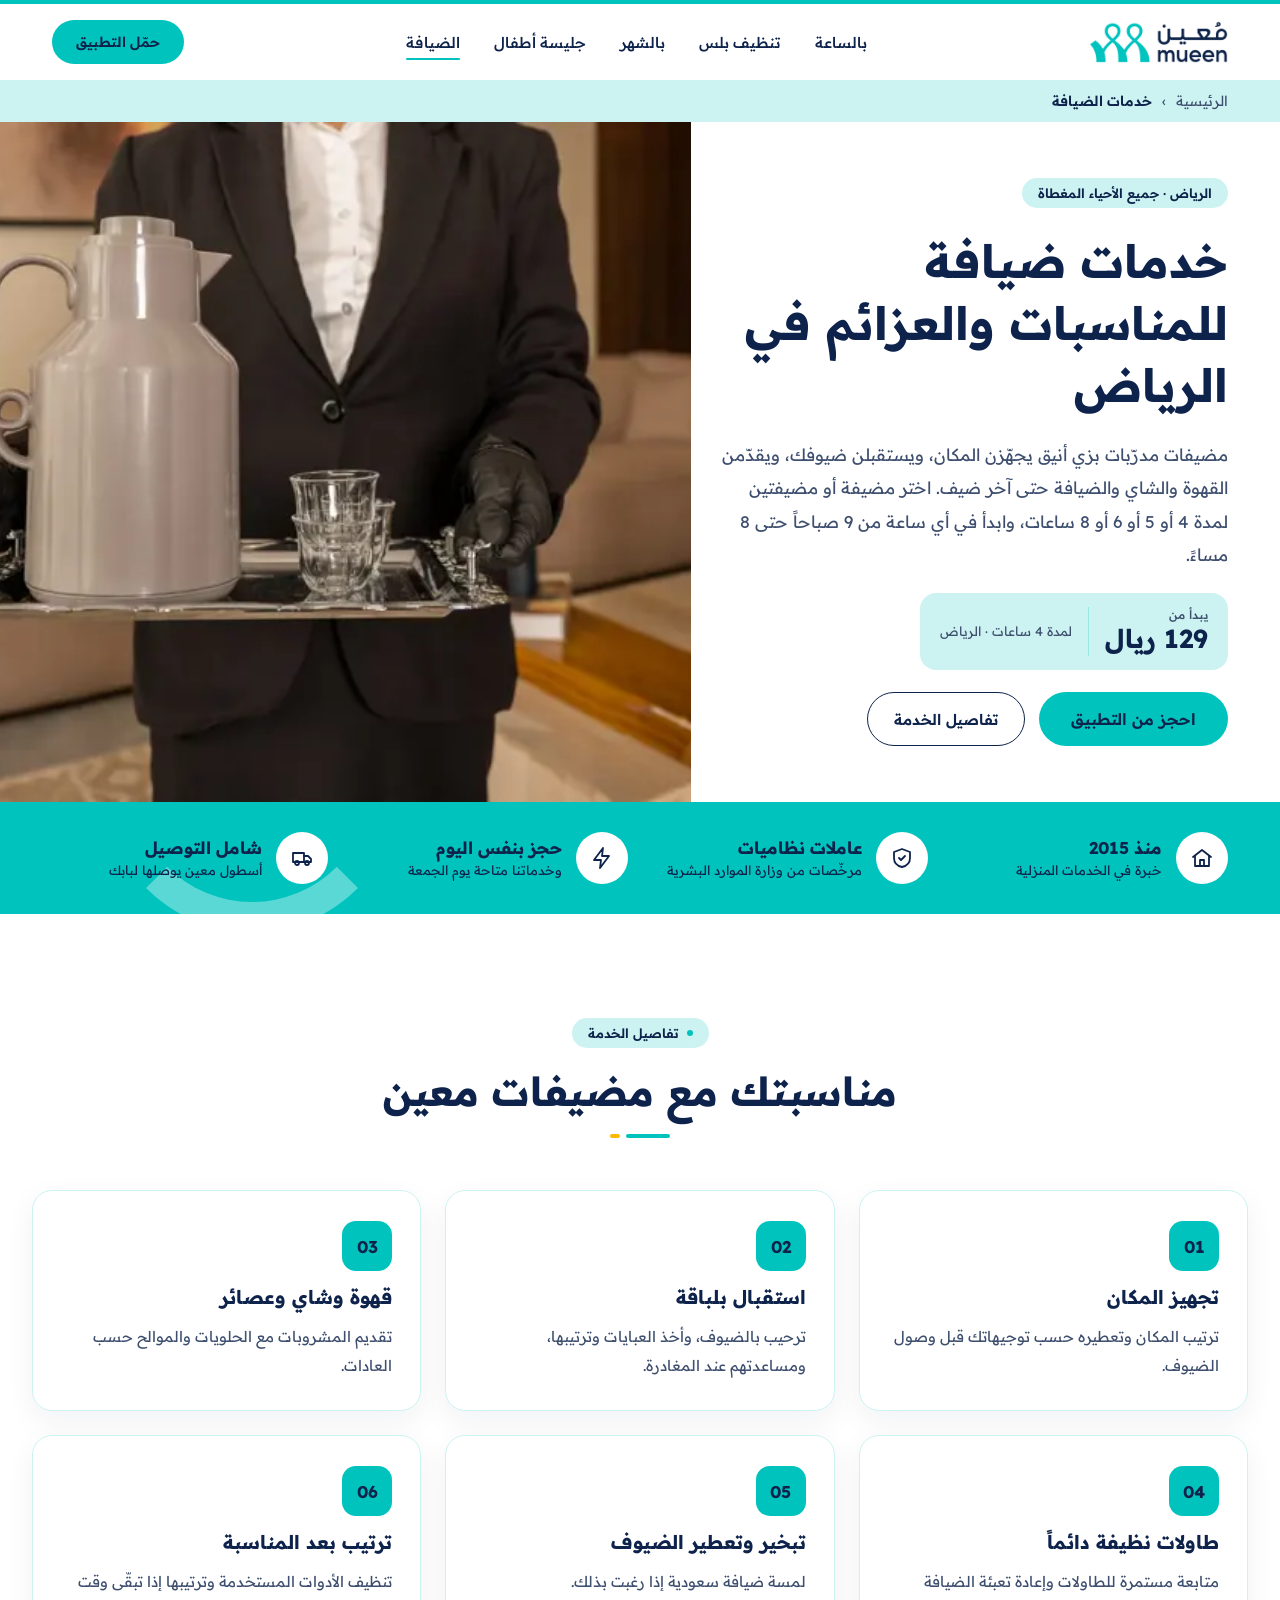
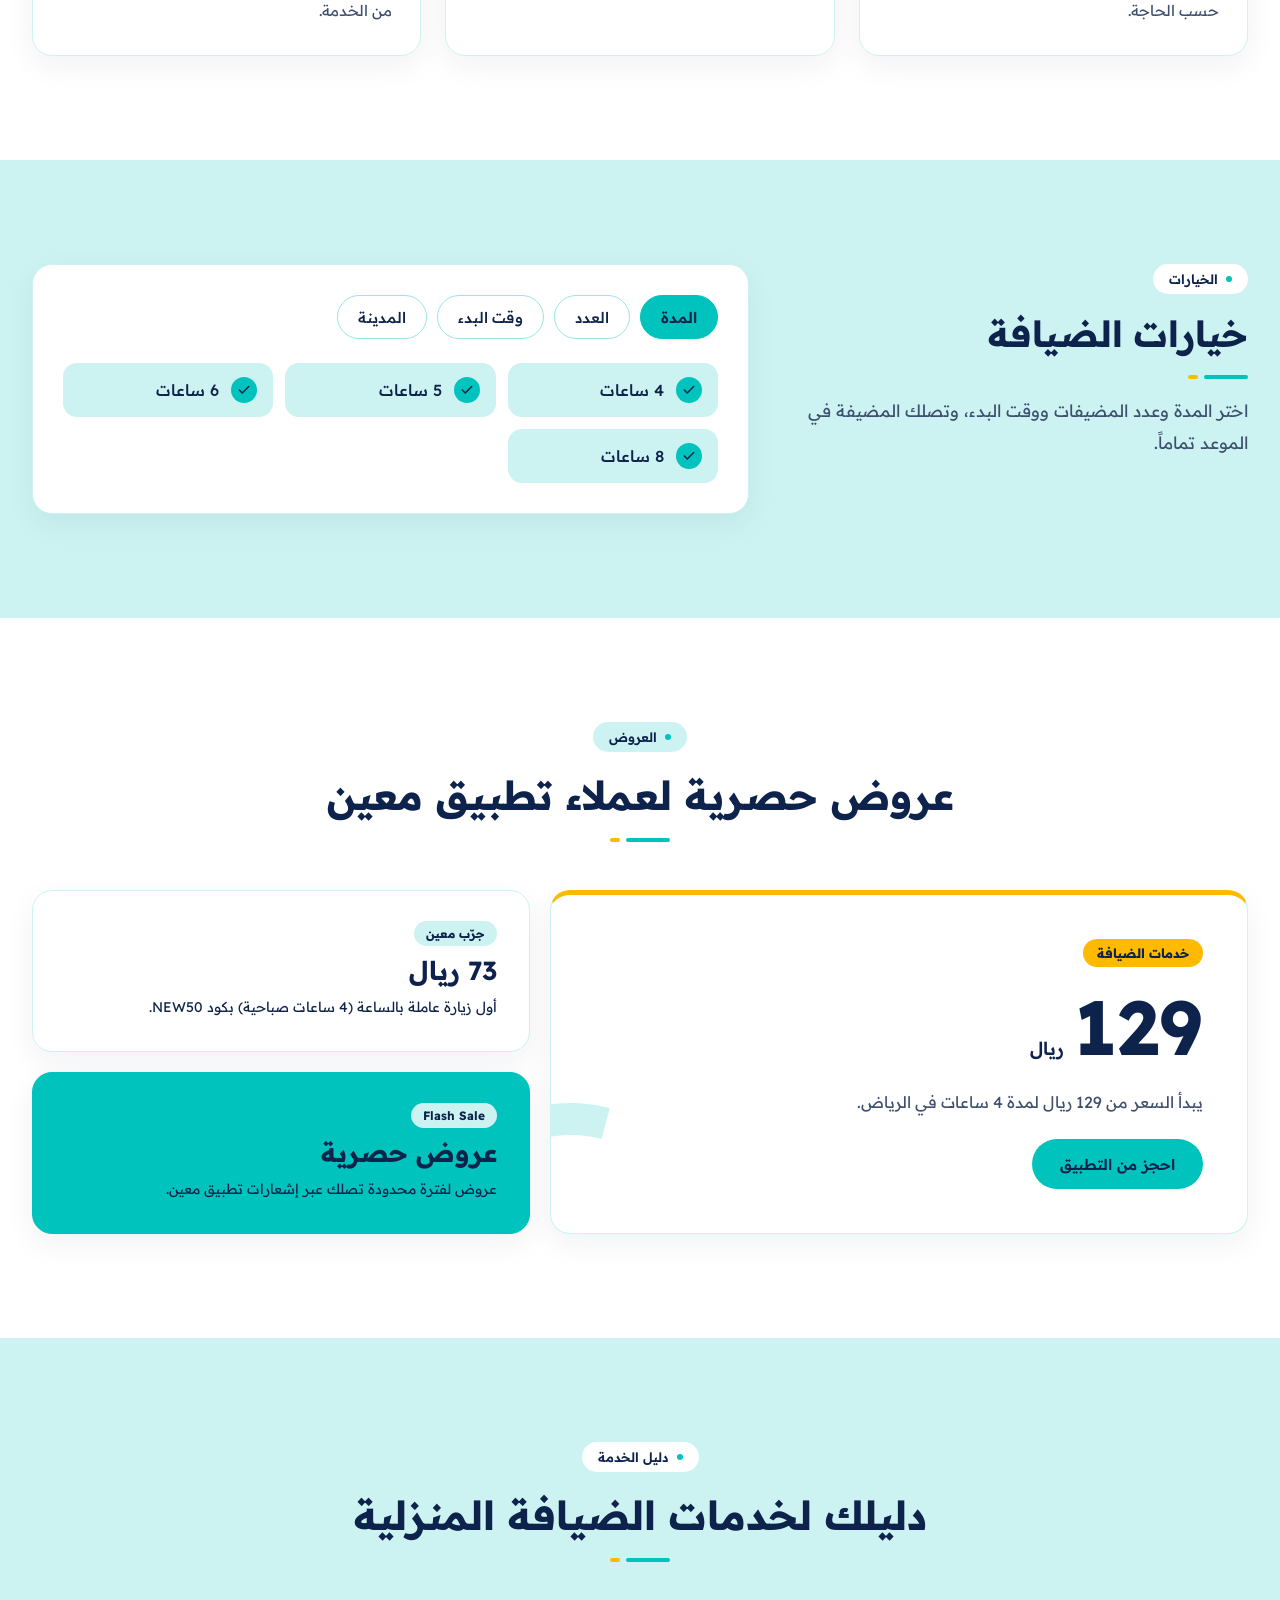
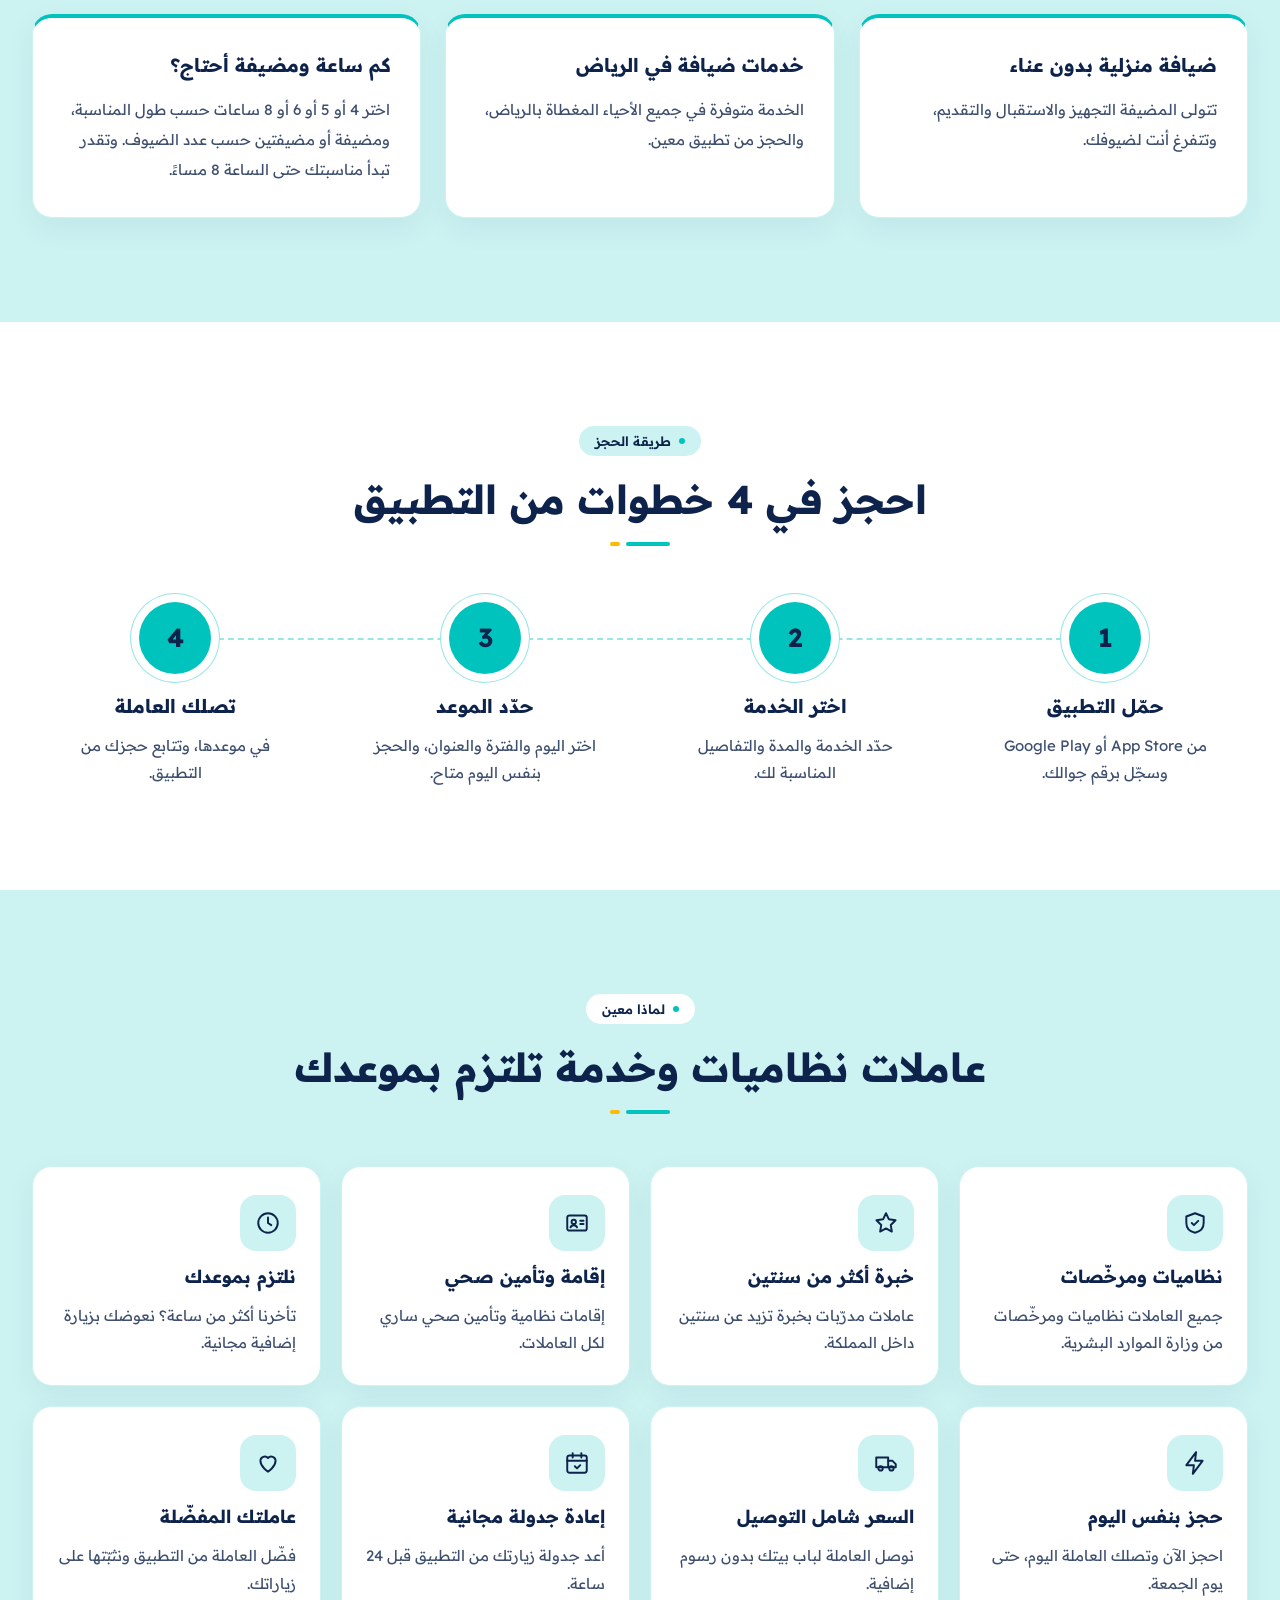
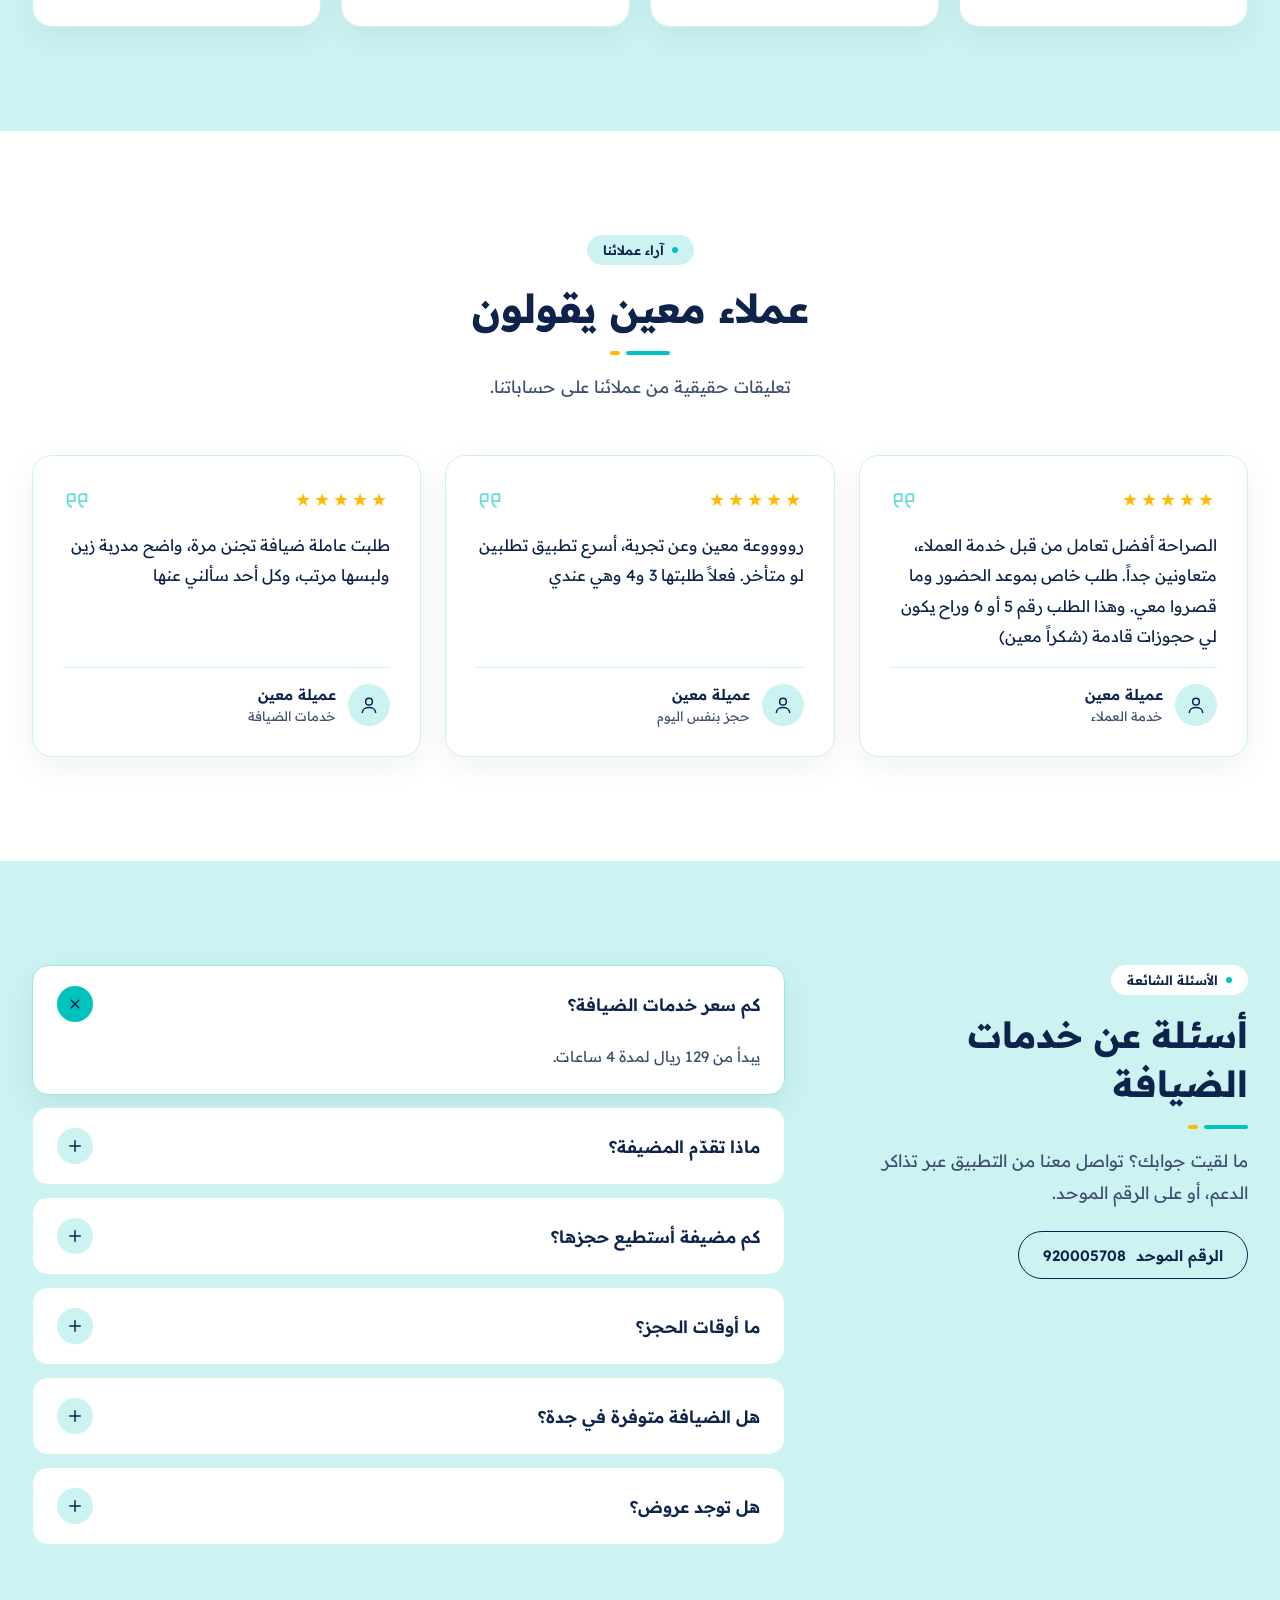
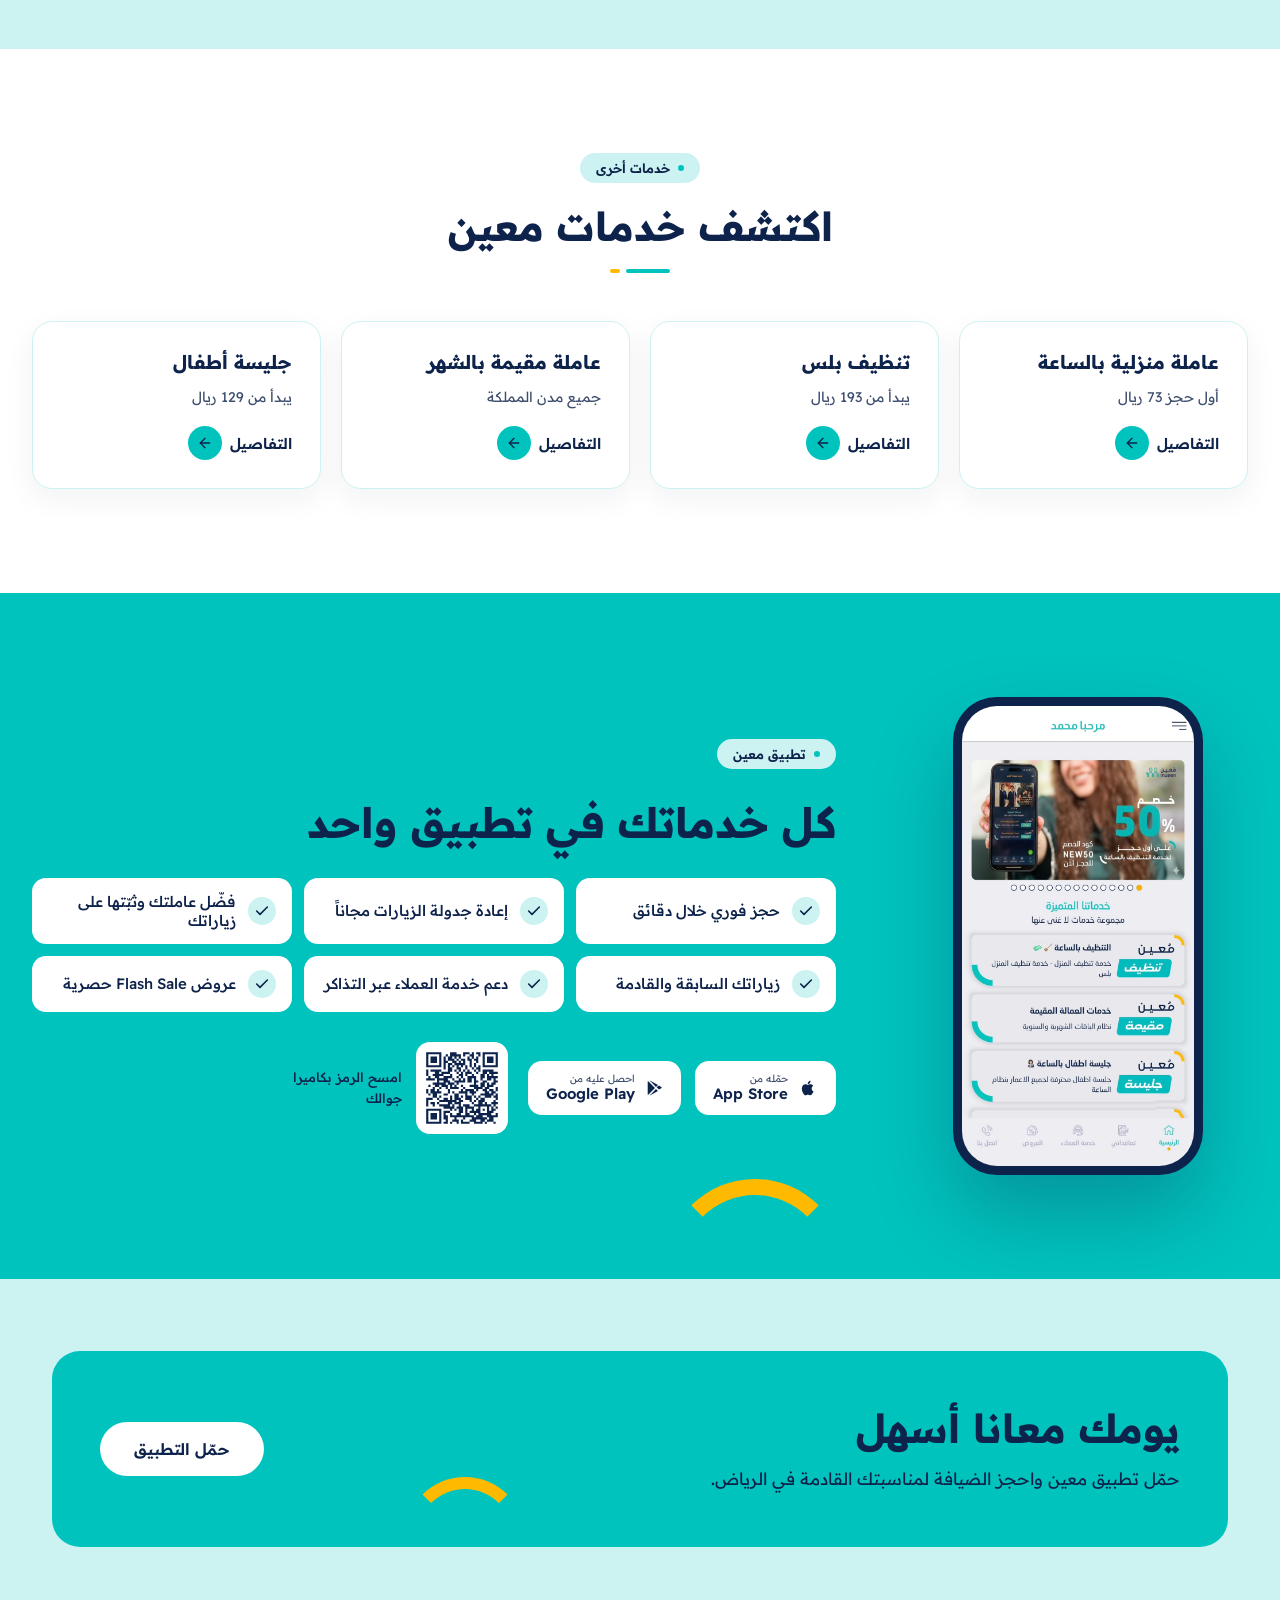
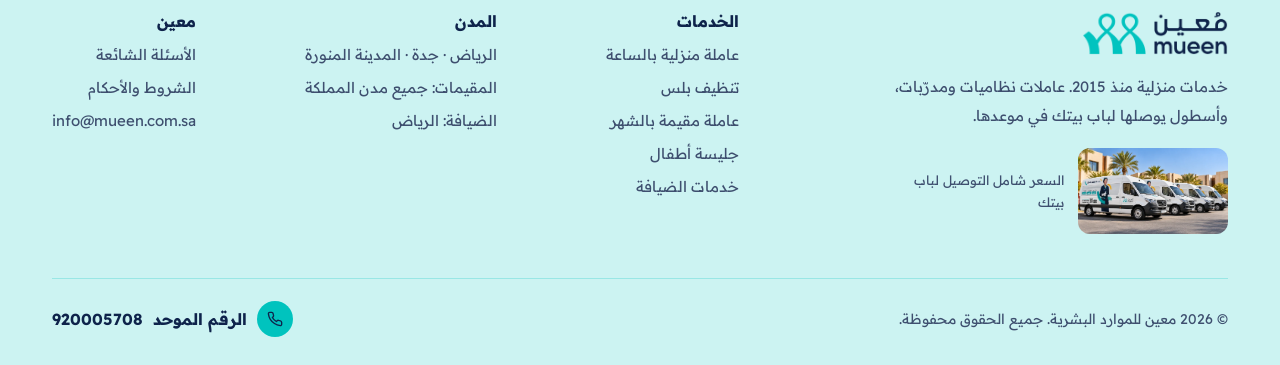
<file: hospitality/index.html>
<!doctype html>
<html lang="ar" dir="rtl">
<head>
<meta charset="utf-8">
<meta name="viewport" content="width=device-width, initial-scale=1">
<title>خدمات ضيافة للمناسبات في الرياض | معين</title>
<meta name="description" content="مضيفات مدرّبات لمناسباتك وعزائمك في الرياض: تجهيز المكان واستقبال الضيوف وتقديم القهوة. يبدأ من 129 ريال لـ 4 ساعات.">
<link rel="canonical" href="https://mueen.com.sa/hospitality/">
<link rel="alternate" hreflang="ar-SA" href="https://mueen.com.sa/hospitality/">
<link rel="alternate" hreflang="x-default" href="https://mueen.com.sa/hospitality/">
<meta name="robots" content="index, follow, max-image-preview:large">
<meta name="theme-color" content="#00c3be">
<!-- Google Search Console: ضع رمز التحقق هنا -->
<!-- <meta name="google-site-verification" content="XXXXXXXXXXXX"> -->
<meta property="og:type" content="website">
<meta property="og:locale" content="ar_SA">
<meta property="og:site_name" content="معين">
<meta property="og:title" content="خدمات ضيافة للمناسبات في الرياض | معين">
<meta property="og:description" content="مضيفات مدرّبات لمناسباتك وعزائمك في الرياض: تجهيز المكان واستقبال الضيوف وتقديم القهوة. يبدأ من 129 ريال لـ 4 ساعات.">
<meta property="og:url" content="https://mueen.com.sa/hospitality/">
<meta property="og:image" content="https://mueen.com.sa/assets/img/og-hospitality.jpg">
<meta property="og:image:width" content="1200">
<meta property="og:image:height" content="630">
<meta name="twitter:card" content="summary_large_image">
<meta name="twitter:title" content="خدمات ضيافة للمناسبات في الرياض | معين">
<meta name="twitter:description" content="مضيفات مدرّبات لمناسباتك وعزائمك في الرياض: تجهيز المكان واستقبال الضيوف وتقديم القهوة. يبدأ من 129 ريال لـ 4 ساعات.">
<meta name="twitter:image" content="https://mueen.com.sa/assets/img/og-hospitality.jpg">
<link rel="icon" type="image/png" sizes="32x32" href="/assets/img/favicon-32.png">
<link rel="apple-touch-icon" href="/assets/img/apple-touch-icon.png">
<link rel="preconnect" href="https://fonts.googleapis.com">
<link rel="preconnect" href="https://fonts.gstatic.com" crossorigin>
<link rel="stylesheet" href="https://fonts.googleapis.com/css2?family=Readex+Pro:wght@300;400;500;600;700&amp;display=swap">
<link rel="stylesheet" href="/assets/css/style.css?v=1">
<script async src="https://www.googletagmanager.com/gtag/js?id=G-XXXXXXXXXX"></script>
<script>
window.dataLayer = window.dataLayer || [];
function gtag(){dataLayer.push(arguments);}
gtag('js', new Date());
gtag('config', 'G-XXXXXXXXXX');
gtag('config', 'AW-16564588407');
</script>
<script type="application/ld+json">
{
 "@context": "https://schema.org",
 "@graph": [
  {
   "@type": [
    "Organization",
    "LocalBusiness"
   ],
   "@id": "https://mueen.com.sa/#org",
   "name": "معين",
   "alternateName": "Mueen",
   "url": "https://mueen.com.sa/",
   "logo": "https://mueen.com.sa/assets/img/mueen-logo.png",
   "image": "https://mueen.com.sa/assets/img/hourly-3.webp",
   "telephone": "+966920005708",
   "email": "info@mueen.com.sa",
   "foundingDate": "2015",
   "slogan": "يومك معانا أسهل",
   "address": {
    "@type": "PostalAddress",
    "addressLocality": "الرياض",
    "postalCode": "11531",
    "addressCountry": "SA"
   },
   "areaServed": [
    {
     "@type": "City",
     "name": "الرياض"
    },
    {
     "@type": "City",
     "name": "جدة"
    },
    {
     "@type": "City",
     "name": "المدينة المنورة"
    },
    {
     "@type": "Country",
     "name": "المملكة العربية السعودية"
    }
   ]
  },
  {
   "@type": "WebSite",
   "@id": "https://mueen.com.sa/#website",
   "url": "https://mueen.com.sa/",
   "name": "معين",
   "inLanguage": "ar-SA",
   "publisher": {
    "@id": "https://mueen.com.sa/#org"
   }
  },
  {
   "@type": "WebPage",
   "@id": "https://mueen.com.sa/hospitality/#webpage",
   "url": "https://mueen.com.sa/hospitality/",
   "name": "خدمات ضيافة للمناسبات في الرياض | معين",
   "description": "مضيفات مدرّبات لمناسباتك وعزائمك في الرياض: تجهيز المكان واستقبال الضيوف وتقديم القهوة. يبدأ من 129 ريال لـ 4 ساعات.",
   "inLanguage": "ar-SA",
   "isPartOf": {
    "@id": "https://mueen.com.sa/#website"
   }
  },
  {
   "@type": "Service",
   "name": "خدمات الضيافة",
   "serviceType": "Event hospitality",
   "provider": {
    "@id": "https://mueen.com.sa/#org"
   },
   "areaServed": [
    {
     "@type": "City",
     "name": "الرياض"
    }
   ],
   "url": "https://mueen.com.sa/hospitality/",
   "description": "مضيفات مدرّبات لمناسباتك وعزائمك في الرياض: تجهيز المكان واستقبال الضيوف وتقديم القهوة. يبدأ من 129 ريال لـ 4 ساعات.",
   "offers": {
    "@type": "Offer",
    "price": "129",
    "priceCurrency": "SAR",
    "description": "يبدأ من 129 ريال لمدة 4 ساعات",
    "url": "https://mueen.com.sa/hospitality/"
   }
  },
  {
   "@type": "BreadcrumbList",
   "itemListElement": [
    {
     "@type": "ListItem",
     "position": 1,
     "name": "الرئيسية",
     "item": "https://mueen.com.sa/"
    },
    {
     "@type": "ListItem",
     "position": 2,
     "name": "خدمات الضيافة",
     "item": "https://mueen.com.sa/hospitality/"
    }
   ]
  },
  {
   "@type": "FAQPage",
   "mainEntity": [
    {
     "@type": "Question",
     "name": "كم سعر خدمات الضيافة؟",
     "acceptedAnswer": {
      "@type": "Answer",
      "text": "يبدأ من 129 ريال لمدة 4 ساعات."
     }
    },
    {
     "@type": "Question",
     "name": "ماذا تقدّم المضيفة؟",
     "acceptedAnswer": {
      "@type": "Answer",
      "text": "تجهيز المكان وتعطيره، استقبال الضيوف، تقديم القهوة والشاي والعصائر مع الضيافة، متابعة الطاولات، تبخير الضيوف عند الطلب، وترتيب الأدوات بعد المناسبة."
     }
    },
    {
     "@type": "Question",
     "name": "كم مضيفة أستطيع حجزها؟",
     "acceptedAnswer": {
      "@type": "Answer",
      "text": "مضيفة واحدة أو مضيفتان، لمدة 4 أو 5 أو 6 أو 8 ساعات."
     }
    },
    {
     "@type": "Question",
     "name": "ما أوقات الحجز؟",
     "acceptedAnswer": {
      "@type": "Answer",
      "text": "تقدر تحجز بداية الخدمة في أي ساعة من 9 صباحاً حتى 8 مساءً، وتستمر الخدمة حسب المدة التي تختارها، وتصلك المضيفة في الموعد تماماً."
     }
    },
    {
     "@type": "Question",
     "name": "هل الضيافة متوفرة في جدة؟",
     "acceptedAnswer": {
      "@type": "Answer",
      "text": "خدمات الضيافة متوفرة حالياً في الرياض فقط."
     }
    },
    {
     "@type": "Question",
     "name": "هل توجد عروض؟",
     "acceptedAnswer": {
      "@type": "Answer",
      "text": "تابع عروض Flash Sale الحصرية عبر إشعارات التطبيق. وكود NEW50 مخصص لزيارة عاملة بالساعة 4 ساعات صباحية (فلبينية) بـ 73 ريال لمرة واحدة."
     }
    }
   ]
  }
 ]
}
</script>
<script src="/assets/js/main.js?v=1" defer></script>
</head>
<body data-page="hospitality" data-service="hospitality">
<a class="skip" href="#main">تخطَّ إلى المحتوى</a>
<div style="height: 4px; background: #00c3be"></div>
<header style="position: sticky; top: 0; z-index: 30; background: rgba(255,255,255,0.97); backdrop-filter: blur(10px); box-shadow: 0 1px 0 #ccf3f2">
<div class="wrap" style="padding: 16px 32px; display: flex; align-items: center; justify-content: space-between; gap: 24px">
<a href="/" aria-label="معين — الصفحة الرئيسية" style="display: flex"><img src="/assets/img/mueen-logo.webp" alt="شعار معين" width="640" height="193" style="height: 42px; width: auto; display: block"></a>
<nav class="navl" aria-label="الخدمات" style="display: flex; gap: 34px">
<a class="nl" href="/hourly-maid/">بالساعة</a>
<a class="nl" href="/home-cleaning/">تنظيف بلس</a>
<a class="nl" href="/monthly-maid/">بالشهر</a>
<a class="nl" href="/babysitter/">جليسة أطفال</a>
<a class="nl on" href="/hospitality/" aria-current="page">الضيافة</a>
</nav>
<a class="btn btn-p" href="https://mueen.onelink.me/5Kgh/8ng8j5ao?c=hospitality_organic&amp;af_sub3=header" data-cta="header" rel="nofollow" style="font-size: 14px; padding: 12px 24px; min-height: 44px">حمّل التطبيق</a>
</div>
</header>
<main id="main">
<div style="background: #ccf3f2">
<nav aria-label="مسار التصفح" class="wrap" style="padding: 12px 32px; font-size: 14px; color: #3e4f6f">
<ol style="list-style: none; margin: 0; padding: 0; display: flex; gap: 10px">
<li><a href="/" style="color: #3e4f6f; text-decoration: none">الرئيسية</a></li><li aria-hidden="true">›</li><li aria-current="page" style="color: #0e234b; font-weight: 600">خدمات الضيافة</li>
</ol>
</nav>
</div>

<section class="hero">
<div class="hero-media" data-slider data-names='[&quot;&quot;]'>
<div class="hs on"><img src="/assets/img/hosp-0.webp" srcset="/assets/img/hosp-0-960.webp 960w, /assets/img/hosp-0.webp 1920w" sizes="(max-width: 960px) 100vw, 54vw" alt="مضيفة من معين تقدّم القهوة العربية" width="1920" height="800" fetchpriority="high" decoding="async" style="width: 100%; height: 100%; object-fit: cover; object-position: 50% center; display: block"></div>
</div>
<div class="arc hide-sm" style="width: 520px; height: 520px; top: -260px; right: -200px; border-width: 54px; border-top-color: #ccf3f2; transform: rotate(-25deg)"></div>
<div class="hero-text">
<div style="position: relative; max-width: 510px; display: flex; flex-direction: column; gap: 22px">
<span class="eyb fu">الرياض · جميع الأحياء المغطاة</span>
<h1 class="h1 fu d1" style="margin: 0; font-size: 46px; line-height: 1.35; font-weight: 700; color: #0e234b">خدمات ضيافة للمناسبات والعزائم في الرياض</h1>
<p class="fu d2" style="margin: 0; font-size: 17px; line-height: 1.95; color: #3e4f6f">مضيفات مدرّبات بزي أنيق يجهّزن المكان، ويستقبلن ضيوفك، ويقدّمن القهوة والشاي والضيافة حتى آخر ضيف. اختر مضيفة أو مضيفتين لمدة 4 أو 5 أو 6 أو 8 ساعات، وابدأ في أي ساعة من 9 صباحاً حتى 8 مساءً.</p>
<div class="fu d2" style="display: flex; align-self: flex-start; align-items: center; gap: 16px; background: #ccf3f2; border-radius: 16px; padding: 14px 20px; flex-wrap: wrap; max-width: 100%">
<span style="display: flex; flex-direction: column; line-height: 1.3"><span style="font-size: 12px; font-weight: 500; color: #3e4f6f">يبدأ من</span><span style="font-size: 26px; font-weight: 700; color: #0e234b">129 ريال</span></span>
<span style="width: 1px; align-self: stretch; background: #99e7e5"></span>
<span style="font-size: 13px; line-height: 1.7; color: #3e4f6f; max-width: 240px">لمدة 4 ساعات · الرياض</span>
</div>
<div class="fu d3" style="display: flex; flex-wrap: wrap; align-items: center; gap: 14px">
<a class="btn btn-p" href="https://mueen.onelink.me/5Kgh/8ng8j5ao?c=hospitality_organic&amp;af_sub3=hero" data-cta="hero" rel="nofollow" style="font-size: 16px; padding: 16px 32px; min-height: 54px">احجز من التطبيق</a>
<a class="btn btn-o" href="#details" style="font-size: 15px; padding: 14px 26px; min-height: 54px">تفاصيل الخدمة</a>
</div>

</div>
</div>
</section>

<div style="background: #00c3be; position: relative; overflow: hidden">
<div class="arc" style="width: 300px; height: 300px; top: -170px; left: 8%; border-width: 30px; border-bottom-color: rgba(255,255,255,0.35)"></div>
<div class="wrap trust" style="position: relative; padding: 30px 32px; display: grid; grid-template-columns: repeat(4, minmax(0, 1fr)); gap: 24px">
<div style="display: flex; align-items: center; gap: 14px">
<span style="width: 52px; height: 52px; border-radius: 50%; background: #ffffff; color: #0e234b; display: flex; align-items: center; justify-content: center; flex: none"><svg width="24" height="24" viewBox="0 0 24 24" fill="none" stroke="currentColor" stroke-width="1.8" stroke-linecap="round" stroke-linejoin="round"><path d="M3 11 12 4l9 7"></path><path d="M5 10v10h14V10"></path><path d="M10 20v-6h4v6"></path></svg></span>
<span style="display: flex; flex-direction: column; line-height: 1.45"><span style="font-size: 17px; font-weight: 700; color: #0e234b">منذ 2015</span><span style="font-size: 13px; color: #0e234b">خبرة في الخدمات المنزلية</span></span>
</div>
<div style="display: flex; align-items: center; gap: 14px">
<span style="width: 52px; height: 52px; border-radius: 50%; background: #ffffff; color: #0e234b; display: flex; align-items: center; justify-content: center; flex: none"><svg width="24" height="24" viewBox="0 0 24 24" fill="none" stroke="currentColor" stroke-width="1.8" stroke-linecap="round" stroke-linejoin="round"><path d="M12 3 4 6v6c0 5 3.5 8 8 9 4.5-1 8-4 8-9V6l-8-3z"></path><path d="m9 12 2 2 4-4"></path></svg></span>
<span style="display: flex; flex-direction: column; line-height: 1.45"><span style="font-size: 17px; font-weight: 700; color: #0e234b">عاملات نظاميات</span><span style="font-size: 13px; color: #0e234b">مرخّصات من وزارة الموارد البشرية</span></span>
</div>
<div style="display: flex; align-items: center; gap: 14px">
<span style="width: 52px; height: 52px; border-radius: 50%; background: #ffffff; color: #0e234b; display: flex; align-items: center; justify-content: center; flex: none"><svg width="24" height="24" viewBox="0 0 24 24" fill="none" stroke="currentColor" stroke-width="1.8" stroke-linecap="round" stroke-linejoin="round"><path d="M13 2 4 14h7l-1 8 9-12h-7l1-8z"></path></svg></span>
<span style="display: flex; flex-direction: column; line-height: 1.45"><span style="font-size: 17px; font-weight: 700; color: #0e234b">حجز بنفس اليوم</span><span style="font-size: 13px; color: #0e234b">وخدماتنا متاحة يوم الجمعة</span></span>
</div>
<div style="display: flex; align-items: center; gap: 14px">
<span style="width: 52px; height: 52px; border-radius: 50%; background: #ffffff; color: #0e234b; display: flex; align-items: center; justify-content: center; flex: none"><svg width="24" height="24" viewBox="0 0 24 24" fill="none" stroke="currentColor" stroke-width="1.8" stroke-linecap="round" stroke-linejoin="round"><path d="M3 7h11v9H3z"></path><path d="M14 10h4l3 3v3h-7"></path><circle cx="7" cy="17" r="2"></circle><circle cx="17" cy="17" r="2"></circle></svg></span>
<span style="display: flex; flex-direction: column; line-height: 1.45"><span style="font-size: 17px; font-weight: 700; color: #0e234b">شامل التوصيل</span><span style="font-size: 13px; color: #0e234b">أسطول معين يوصلها لبابك</span></span>
</div>
</div>
</div>

<section id="details" class="sec">
<div class="wrap" style="display: flex; flex-direction: column; gap: 52px">
<div class="center" style="display: flex; flex-direction: column; gap: 16px; align-items: center; text-align: center; max-width: 760px; margin: 0 auto">
<span class="eyb"><span class="dot"></span>تفاصيل الخدمة</span>
<h2 class="h2" style="margin: 0; font-size: 40px; line-height: 1.35; font-weight: 700; color: #0e234b">مناسبتك مع مضيفات معين</h2>
<div class="mark"><span style="width: 44px; background: #00c3be"></span><span style="width: 10px; background: #ffba00"></span></div>

</div>
<div class="g3">
<div class="card lift" style="padding: 30px 28px; display: flex; flex-direction: column; gap: 14px">
<span style="width: 50px; height: 50px; border-radius: 14px; background: #00c3be; color: #0e234b; display: flex; align-items: center; justify-content: center; font-size: 17px; font-weight: 700" dir="ltr">01</span>
<h3 style="margin: 0; font-size: 19px; font-weight: 700; color: #0e234b">تجهيز المكان</h3>
<p style="margin: 0; font-size: 15px; line-height: 1.9; color: #3e4f6f">ترتيب المكان وتعطيره حسب توجيهاتك قبل وصول الضيوف.</p>
</div>
<div class="card lift" style="padding: 30px 28px; display: flex; flex-direction: column; gap: 14px">
<span style="width: 50px; height: 50px; border-radius: 14px; background: #00c3be; color: #0e234b; display: flex; align-items: center; justify-content: center; font-size: 17px; font-weight: 700" dir="ltr">02</span>
<h3 style="margin: 0; font-size: 19px; font-weight: 700; color: #0e234b">استقبال بلباقة</h3>
<p style="margin: 0; font-size: 15px; line-height: 1.9; color: #3e4f6f">ترحيب بالضيوف، وأخذ العبايات وترتيبها، ومساعدتهم عند المغادرة.</p>
</div>
<div class="card lift" style="padding: 30px 28px; display: flex; flex-direction: column; gap: 14px">
<span style="width: 50px; height: 50px; border-radius: 14px; background: #00c3be; color: #0e234b; display: flex; align-items: center; justify-content: center; font-size: 17px; font-weight: 700" dir="ltr">03</span>
<h3 style="margin: 0; font-size: 19px; font-weight: 700; color: #0e234b">قهوة وشاي وعصائر</h3>
<p style="margin: 0; font-size: 15px; line-height: 1.9; color: #3e4f6f">تقديم المشروبات مع الحلويات والموالح حسب العادات.</p>
</div>
<div class="card lift" style="padding: 30px 28px; display: flex; flex-direction: column; gap: 14px">
<span style="width: 50px; height: 50px; border-radius: 14px; background: #00c3be; color: #0e234b; display: flex; align-items: center; justify-content: center; font-size: 17px; font-weight: 700" dir="ltr">04</span>
<h3 style="margin: 0; font-size: 19px; font-weight: 700; color: #0e234b">طاولات نظيفة دائماً</h3>
<p style="margin: 0; font-size: 15px; line-height: 1.9; color: #3e4f6f">متابعة مستمرة للطاولات وإعادة تعبئة الضيافة حسب الحاجة.</p>
</div>
<div class="card lift" style="padding: 30px 28px; display: flex; flex-direction: column; gap: 14px">
<span style="width: 50px; height: 50px; border-radius: 14px; background: #00c3be; color: #0e234b; display: flex; align-items: center; justify-content: center; font-size: 17px; font-weight: 700" dir="ltr">05</span>
<h3 style="margin: 0; font-size: 19px; font-weight: 700; color: #0e234b">تبخير وتعطير الضيوف</h3>
<p style="margin: 0; font-size: 15px; line-height: 1.9; color: #3e4f6f">لمسة ضيافة سعودية إذا رغبت بذلك.</p>
</div>
<div class="card lift" style="padding: 30px 28px; display: flex; flex-direction: column; gap: 14px">
<span style="width: 50px; height: 50px; border-radius: 14px; background: #00c3be; color: #0e234b; display: flex; align-items: center; justify-content: center; font-size: 17px; font-weight: 700" dir="ltr">06</span>
<h3 style="margin: 0; font-size: 19px; font-weight: 700; color: #0e234b">ترتيب بعد المناسبة</h3>
<p style="margin: 0; font-size: 15px; line-height: 1.9; color: #3e4f6f">تنظيف الأدوات المستخدمة وترتيبها إذا تبقّى وقت من الخدمة.</p>
</div>
</div>
</div>
</section>

<section class="sec tint">
<div class="arc" style="width: 420px; height: 420px; top: -230px; left: -170px; border-width: 46px; border-top-color: #99e7e5; transform: rotate(-35deg)"></div>
<div class="wrap" style="position: relative; display: flex; flex-wrap: wrap; gap: 56px; align-items: flex-start">
<div style="flex: 1 1 320px">
<div class="" style="display: flex; flex-direction: column; gap: 16px; align-items: flex-start; max-width: 760px">
<span class="eyb"><span class="dot"></span>الخيارات</span>
<h2 class="h2" style="margin: 0; font-size: 36px; line-height: 1.35; font-weight: 700; color: #0e234b">خيارات الضيافة</h2>
<div class="mark"><span style="width: 44px; background: #00c3be"></span><span style="width: 10px; background: #ffba00"></span></div>
<p style="margin: 0; font-size: 17px; line-height: 1.9; color: #3e4f6f; max-width: 640px">اختر المدة وعدد المضيفات ووقت البدء، وتصلك المضيفة في الموعد تماماً.</p>
</div>
</div>
<div class="card" data-tabs style="flex: 1.6 1 520px; min-width: 0; padding: 30px; display: flex; flex-direction: column; gap: 24px">
<div role="tablist" aria-label="خيارات الضيافة" style="display: flex; flex-wrap: wrap; gap: 10px">
<button class="otab on" role="tab" id="tab-0" aria-controls="panel-0" aria-selected="true" type="button">المدة</button>
<button class="otab" role="tab" id="tab-1" aria-controls="panel-1" aria-selected="false" type="button">العدد</button>
<button class="otab" role="tab" id="tab-2" aria-controls="panel-2" aria-selected="false" type="button">وقت البدء</button>
<button class="otab" role="tab" id="tab-3" aria-controls="panel-3" aria-selected="false" type="button">المدينة</button>
</div>
<div class="qf" role="tabpanel" id="panel-0" aria-labelledby="tab-0" style="flex-direction: column; gap: 18px">
<ul style="margin: 0; padding: 0; list-style: none; display: grid; grid-template-columns: repeat(auto-fit, minmax(200px, 1fr)); gap: 12px">
<li style="display: flex; align-items: center; gap: 12px; padding: 14px 16px; border-radius: 14px; background: #ccf3f2; font-size: 16px; font-weight: 500; color: #0e234b"><span style="width: 26px; height: 26px; border-radius: 50%; background: #00c3be; display: flex; align-items: center; justify-content: center; flex: none"><svg width="14" height="14" viewBox="0 0 24 24" fill="none" stroke="currentColor" stroke-width="2.6" stroke-linecap="round" stroke-linejoin="round"><path d="M20 6 9 17l-5-5"></path></svg></span>4 ساعات</li>
<li style="display: flex; align-items: center; gap: 12px; padding: 14px 16px; border-radius: 14px; background: #ccf3f2; font-size: 16px; font-weight: 500; color: #0e234b"><span style="width: 26px; height: 26px; border-radius: 50%; background: #00c3be; display: flex; align-items: center; justify-content: center; flex: none"><svg width="14" height="14" viewBox="0 0 24 24" fill="none" stroke="currentColor" stroke-width="2.6" stroke-linecap="round" stroke-linejoin="round"><path d="M20 6 9 17l-5-5"></path></svg></span>5 ساعات</li>
<li style="display: flex; align-items: center; gap: 12px; padding: 14px 16px; border-radius: 14px; background: #ccf3f2; font-size: 16px; font-weight: 500; color: #0e234b"><span style="width: 26px; height: 26px; border-radius: 50%; background: #00c3be; display: flex; align-items: center; justify-content: center; flex: none"><svg width="14" height="14" viewBox="0 0 24 24" fill="none" stroke="currentColor" stroke-width="2.6" stroke-linecap="round" stroke-linejoin="round"><path d="M20 6 9 17l-5-5"></path></svg></span>6 ساعات</li>
<li style="display: flex; align-items: center; gap: 12px; padding: 14px 16px; border-radius: 14px; background: #ccf3f2; font-size: 16px; font-weight: 500; color: #0e234b"><span style="width: 26px; height: 26px; border-radius: 50%; background: #00c3be; display: flex; align-items: center; justify-content: center; flex: none"><svg width="14" height="14" viewBox="0 0 24 24" fill="none" stroke="currentColor" stroke-width="2.6" stroke-linecap="round" stroke-linejoin="round"><path d="M20 6 9 17l-5-5"></path></svg></span>8 ساعات</li>
</ul>

</div>
<div class="qf" role="tabpanel" id="panel-1" aria-labelledby="tab-1" hidden style="flex-direction: column; gap: 18px">
<ul style="margin: 0; padding: 0; list-style: none; display: grid; grid-template-columns: repeat(auto-fit, minmax(200px, 1fr)); gap: 12px">
<li style="display: flex; align-items: center; gap: 12px; padding: 14px 16px; border-radius: 14px; background: #ccf3f2; font-size: 16px; font-weight: 500; color: #0e234b"><span style="width: 26px; height: 26px; border-radius: 50%; background: #00c3be; display: flex; align-items: center; justify-content: center; flex: none"><svg width="14" height="14" viewBox="0 0 24 24" fill="none" stroke="currentColor" stroke-width="2.6" stroke-linecap="round" stroke-linejoin="round"><path d="M20 6 9 17l-5-5"></path></svg></span>مضيفة واحدة</li>
<li style="display: flex; align-items: center; gap: 12px; padding: 14px 16px; border-radius: 14px; background: #ccf3f2; font-size: 16px; font-weight: 500; color: #0e234b"><span style="width: 26px; height: 26px; border-radius: 50%; background: #00c3be; display: flex; align-items: center; justify-content: center; flex: none"><svg width="14" height="14" viewBox="0 0 24 24" fill="none" stroke="currentColor" stroke-width="2.6" stroke-linecap="round" stroke-linejoin="round"><path d="M20 6 9 17l-5-5"></path></svg></span>مضيفتان</li>
</ul>

</div>
<div class="qf" role="tabpanel" id="panel-2" aria-labelledby="tab-2" hidden style="flex-direction: column; gap: 18px">
<ul style="margin: 0; padding: 0; list-style: none; display: grid; grid-template-columns: repeat(auto-fit, minmax(200px, 1fr)); gap: 12px">
<li style="display: flex; align-items: center; gap: 12px; padding: 14px 16px; border-radius: 14px; background: #ccf3f2; font-size: 16px; font-weight: 500; color: #0e234b"><span style="width: 26px; height: 26px; border-radius: 50%; background: #00c3be; display: flex; align-items: center; justify-content: center; flex: none"><svg width="14" height="14" viewBox="0 0 24 24" fill="none" stroke="currentColor" stroke-width="2.6" stroke-linecap="round" stroke-linejoin="round"><path d="M20 6 9 17l-5-5"></path></svg></span>أي ساعة من 9 صباحاً</li>
<li style="display: flex; align-items: center; gap: 12px; padding: 14px 16px; border-radius: 14px; background: #ccf3f2; font-size: 16px; font-weight: 500; color: #0e234b"><span style="width: 26px; height: 26px; border-radius: 50%; background: #00c3be; display: flex; align-items: center; justify-content: center; flex: none"><svg width="14" height="14" viewBox="0 0 24 24" fill="none" stroke="currentColor" stroke-width="2.6" stroke-linecap="round" stroke-linejoin="round"><path d="M20 6 9 17l-5-5"></path></svg></span>حتى 8 مساءً كبداية</li>
</ul>
<p style="margin: 0; font-size: 14px; line-height: 1.9; color: #3e4f6f; padding-right: 14px; border-right: 3px solid #ffba00">تقدر تحجز بداية الخدمة حتى الساعة 8 مساءً، وتستمر حسب المدة التي تختارها، وتصلك المضيفة في الموعد تماماً.</p>
</div>
<div class="qf" role="tabpanel" id="panel-3" aria-labelledby="tab-3" hidden style="flex-direction: column; gap: 18px">
<ul style="margin: 0; padding: 0; list-style: none; display: grid; grid-template-columns: repeat(auto-fit, minmax(200px, 1fr)); gap: 12px">
<li style="display: flex; align-items: center; gap: 12px; padding: 14px 16px; border-radius: 14px; background: #ccf3f2; font-size: 16px; font-weight: 500; color: #0e234b"><span style="width: 26px; height: 26px; border-radius: 50%; background: #00c3be; display: flex; align-items: center; justify-content: center; flex: none"><svg width="14" height="14" viewBox="0 0 24 24" fill="none" stroke="currentColor" stroke-width="2.6" stroke-linecap="round" stroke-linejoin="round"><path d="M20 6 9 17l-5-5"></path></svg></span>الرياض · جميع الأحياء المغطاة</li>
</ul>

</div>
</div>
</div>
</section>

<section class="sec" id="offers">
<div class="arc" style="width: 360px; height: 360px; bottom: -200px; right: -140px; border-width: 40px; border-bottom-color: #99e7e5; transform: rotate(25deg)"></div>
<div class="wrap" style="position: relative; display: flex; flex-direction: column; gap: 48px">
<div class="center" style="display: flex; flex-direction: column; gap: 16px; align-items: center; text-align: center; max-width: 760px; margin: 0 auto">
<span class="eyb"><span class="dot"></span>العروض</span>
<h2 class="h2" style="margin: 0; font-size: 40px; line-height: 1.35; font-weight: 700; color: #0e234b">عروض حصرية لعملاء تطبيق معين</h2>
<div class="mark"><span style="width: 44px; background: #00c3be"></span><span style="width: 10px; background: #ffba00"></span></div>

</div>
<div class="og">
<div class="card" style="position: relative; overflow: hidden; padding: 44px; display: flex; flex-direction: column; gap: 18px; border-top: 5px solid #ffba00">
<div class="arc" style="width: 300px; height: 300px; left: -130px; bottom: -170px; border-width: 32px; border-top-color: #ccf3f2; transform: rotate(-30deg)"></div>
<span style="position: relative; align-self: flex-start; background: #ffba00; color: #0e234b; font-size: 13px; font-weight: 700; padding: 6px 14px; border-radius: 999px">خدمات الضيافة</span>
<div style="position: relative; display: flex; align-items: baseline; gap: 10px"><span style="font-size: 76px; font-weight: 700; line-height: 1.1; color: #0e234b">129</span><span style="font-size: 18px; font-weight: 600">ريال</span></div>
<p style="position: relative; margin: 0; font-size: 16px; line-height: 1.9; color: #3e4f6f; max-width: 460px">يبدأ السعر من 129 ريال لمدة 4 ساعات في الرياض.</p>
<div style="position: relative; display: flex; flex-wrap: wrap; align-items: center; gap: 16px; margin-top: 4px">

<a class="btn btn-p" href="https://mueen.onelink.me/5Kgh/8ng8j5ao?c=hospitality_organic&amp;af_sub3=offer" data-cta="offer" rel="nofollow" style="font-size: 15px; padding: 14px 28px; min-height: 50px">احجز من التطبيق</a>
</div>
</div>
<div style="display: flex; flex-direction: column; gap: 20px">
<div class="card oc" style="flex: 1; padding: 30px 32px; display: flex; flex-direction: column; gap: 8px">
<span class="ol" style="align-self: flex-start; background: #ccf3f2; color: #0e234b; font-size: 12px; font-weight: 700; padding: 5px 12px; border-radius: 999px">جرّب معين</span>
<span style="font-size: 26px; font-weight: 700; color: #0e234b">73 ريال</span>
<span style="font-size: 14px; line-height: 1.8; color: #0e234b">أول زيارة عاملة بالساعة (4 ساعات صباحية) بكود NEW50.</span>
</div>
<div class="card oc flash" style="flex: 1; padding: 30px 32px; display: flex; flex-direction: column; gap: 8px">
<span class="ol" style="align-self: flex-start; background: #ccf3f2; color: #0e234b; font-size: 12px; font-weight: 700; padding: 5px 12px; border-radius: 999px" dir="ltr">Flash Sale</span>
<span style="font-size: 26px; font-weight: 700; color: #0e234b">عروض حصرية</span>
<span style="font-size: 14px; line-height: 1.8; color: #0e234b">عروض لفترة محدودة تصلك عبر إشعارات تطبيق معين.</span>
</div>
</div>
</div>
</div>
</section>

<section class="sec tint">
<div class="arc" style="width: 360px; height: 360px; bottom: -200px; right: -140px; border-width: 40px; border-bottom-color: #99e7e5; transform: rotate(25deg)"></div>
<div class="wrap" style="position: relative; display: flex; flex-direction: column; gap: 52px">
<div class="center" style="display: flex; flex-direction: column; gap: 16px; align-items: center; text-align: center; max-width: 760px; margin: 0 auto">
<span class="eyb"><span class="dot"></span>دليل الخدمة</span>
<h2 class="h2" style="margin: 0; font-size: 40px; line-height: 1.35; font-weight: 700; color: #0e234b">دليلك لخدمات الضيافة المنزلية</h2>
<div class="mark"><span style="width: 44px; background: #00c3be"></span><span style="width: 10px; background: #ffba00"></span></div>

</div>
<div class="g3">
<article class="card" style="padding: 32px 30px; display: flex; flex-direction: column; gap: 14px; border-top: 4px solid #00c3be">
<h3 style="margin: 0; font-size: 19px; line-height: 1.6; font-weight: 700; color: #0e234b">ضيافة منزلية بدون عناء</h3>
<p style="margin: 0; font-size: 15px; line-height: 2; color: #3e4f6f">تتولى المضيفة التجهيز والاستقبال والتقديم، وتتفرغ أنت لضيوفك.</p>
</article>
<article class="card" style="padding: 32px 30px; display: flex; flex-direction: column; gap: 14px; border-top: 4px solid #00c3be">
<h3 style="margin: 0; font-size: 19px; line-height: 1.6; font-weight: 700; color: #0e234b">خدمات ضيافة في الرياض</h3>
<p style="margin: 0; font-size: 15px; line-height: 2; color: #3e4f6f">الخدمة متوفرة في جميع الأحياء المغطاة بالرياض، والحجز من تطبيق معين.</p>
</article>
<article class="card" style="padding: 32px 30px; display: flex; flex-direction: column; gap: 14px; border-top: 4px solid #00c3be">
<h3 style="margin: 0; font-size: 19px; line-height: 1.6; font-weight: 700; color: #0e234b">كم ساعة ومضيفة أحتاج؟</h3>
<p style="margin: 0; font-size: 15px; line-height: 2; color: #3e4f6f">اختر 4 أو 5 أو 6 أو 8 ساعات حسب طول المناسبة، ومضيفة أو مضيفتين حسب عدد الضيوف. وتقدر تبدأ مناسبتك حتى الساعة 8 مساءً.</p>
</article>
</div>
</div>
</section>

<section class="sec ">
<div class="wrap" style="display: flex; flex-direction: column; gap: 56px">
<div class="center" style="display: flex; flex-direction: column; gap: 16px; align-items: center; text-align: center; max-width: 760px; margin: 0 auto">
<span class="eyb"><span class="dot"></span>طريقة الحجز</span>
<h2 class="h2" style="margin: 0; font-size: 40px; line-height: 1.35; font-weight: 700; color: #0e234b">احجز في 4 خطوات من التطبيق</h2>
<div class="mark"><span style="width: 44px; background: #00c3be"></span><span style="width: 10px; background: #ffba00"></span></div>

</div>
<div class="steps">
<div style="display: flex; flex-direction: column; align-items: center; text-align: center; gap: 14px">
<span class="snum" style="">1</span>
<h3 style="margin: 6px 0 0; font-size: 19px; font-weight: 700; color: #0e234b">حمّل التطبيق</h3>
<p style="margin: 0; font-size: 15px; line-height: 1.8; color: #3e4f6f; max-width: 240px">من App Store أو Google Play وسجّل برقم جوالك.</p>
</div>
<div style="display: flex; flex-direction: column; align-items: center; text-align: center; gap: 14px">
<span class="snum" style="">2</span>
<h3 style="margin: 6px 0 0; font-size: 19px; font-weight: 700; color: #0e234b">اختر الخدمة</h3>
<p style="margin: 0; font-size: 15px; line-height: 1.8; color: #3e4f6f; max-width: 240px">حدّد الخدمة والمدة والتفاصيل المناسبة لك.</p>
</div>
<div style="display: flex; flex-direction: column; align-items: center; text-align: center; gap: 14px">
<span class="snum" style="">3</span>
<h3 style="margin: 6px 0 0; font-size: 19px; font-weight: 700; color: #0e234b">حدّد الموعد</h3>
<p style="margin: 0; font-size: 15px; line-height: 1.8; color: #3e4f6f; max-width: 240px">اختر اليوم والفترة والعنوان، والحجز بنفس اليوم متاح.</p>
</div>
<div style="display: flex; flex-direction: column; align-items: center; text-align: center; gap: 14px">
<span class="snum" style="">4</span>
<h3 style="margin: 6px 0 0; font-size: 19px; font-weight: 700; color: #0e234b">تصلك العاملة</h3>
<p style="margin: 0; font-size: 15px; line-height: 1.8; color: #3e4f6f; max-width: 240px">في موعدها، وتتابع حجزك من التطبيق.</p>
</div>
</div>
</div>
</section>

<section class="sec tint">
<div class="arc" style="width: 420px; height: 420px; top: -230px; left: -170px; border-width: 46px; border-top-color: #99e7e5; transform: rotate(-35deg)"></div>
<div class="wrap" style="position: relative; display: flex; flex-direction: column; gap: 52px">
<div class="center" style="display: flex; flex-direction: column; gap: 16px; align-items: center; text-align: center; max-width: 760px; margin: 0 auto">
<span class="eyb"><span class="dot"></span>لماذا معين</span>
<h2 class="h2" style="margin: 0; font-size: 40px; line-height: 1.35; font-weight: 700; color: #0e234b">عاملات نظاميات وخدمة تلتزم بموعدك</h2>
<div class="mark"><span style="width: 44px; background: #00c3be"></span><span style="width: 10px; background: #ffba00"></span></div>

</div>
<div class="g4">
<div class="card lift" style="padding: 28px 24px; display: flex; flex-direction: column; gap: 14px">
<span class="ico" style="background: #ccf3f2"><svg width="26" height="26" viewBox="0 0 24 24" fill="none" stroke="currentColor" stroke-width="1.8" stroke-linecap="round" stroke-linejoin="round"><path d="M12 3 4 6v6c0 5 3.5 8 8 9 4.5-1 8-4 8-9V6l-8-3z"></path><path d="m9 12 2 2 4-4"></path></svg></span>
<h3 style="margin: 0; font-size: 18px; font-weight: 700; color: #0e234b">نظاميات ومرخّصات</h3>
<p style="margin: 0; font-size: 15px; line-height: 1.85; color: #3e4f6f">جميع العاملات نظاميات ومرخّصات من وزارة الموارد البشرية.</p>
</div>
<div class="card lift" style="padding: 28px 24px; display: flex; flex-direction: column; gap: 14px">
<span class="ico" style="background: #ccf3f2"><svg width="26" height="26" viewBox="0 0 24 24" fill="none" stroke="currentColor" stroke-width="1.8" stroke-linecap="round" stroke-linejoin="round"><path d="m12 3 2.7 5.6 6.1.9-4.4 4.3 1 6.1L12 17l-5.4 2.9 1-6.1L3.2 9.5l6.1-.9L12 3z"></path></svg></span>
<h3 style="margin: 0; font-size: 18px; font-weight: 700; color: #0e234b">خبرة أكثر من سنتين</h3>
<p style="margin: 0; font-size: 15px; line-height: 1.85; color: #3e4f6f">عاملات مدرّبات بخبرة تزيد عن سنتين داخل المملكة.</p>
</div>
<div class="card lift" style="padding: 28px 24px; display: flex; flex-direction: column; gap: 14px">
<span class="ico" style="background: #ccf3f2"><svg width="26" height="26" viewBox="0 0 24 24" fill="none" stroke="currentColor" stroke-width="1.8" stroke-linecap="round" stroke-linejoin="round"><rect x="3" y="5" width="18" height="14" rx="2"></rect><circle cx="9" cy="11" r="2"></circle><path d="M6 16c.5-1.5 1.7-2 3-2s2.5.5 3 2"></path><path d="M15 10h3M15 13h3"></path></svg></span>
<h3 style="margin: 0; font-size: 18px; font-weight: 700; color: #0e234b">إقامة وتأمين صحي</h3>
<p style="margin: 0; font-size: 15px; line-height: 1.85; color: #3e4f6f">إقامات نظامية وتأمين صحي ساري لكل العاملات.</p>
</div>
<div class="card lift" style="padding: 28px 24px; display: flex; flex-direction: column; gap: 14px">
<span class="ico" style="background: #ccf3f2"><svg width="26" height="26" viewBox="0 0 24 24" fill="none" stroke="currentColor" stroke-width="1.8" stroke-linecap="round" stroke-linejoin="round"><circle cx="12" cy="12" r="9"></circle><path d="M12 7v5l3 2"></path></svg></span>
<h3 style="margin: 0; font-size: 18px; font-weight: 700; color: #0e234b">نلتزم بموعدك</h3>
<p style="margin: 0; font-size: 15px; line-height: 1.85; color: #3e4f6f">تأخرنا أكثر من ساعة؟ نعوضك بزيارة إضافية مجانية.</p>
</div>
<div class="card lift" style="padding: 28px 24px; display: flex; flex-direction: column; gap: 14px">
<span class="ico" style="background: #ccf3f2"><svg width="26" height="26" viewBox="0 0 24 24" fill="none" stroke="currentColor" stroke-width="1.8" stroke-linecap="round" stroke-linejoin="round"><path d="M13 2 4 14h7l-1 8 9-12h-7l1-8z"></path></svg></span>
<h3 style="margin: 0; font-size: 18px; font-weight: 700; color: #0e234b">حجز بنفس اليوم</h3>
<p style="margin: 0; font-size: 15px; line-height: 1.85; color: #3e4f6f">احجز الآن وتصلك العاملة اليوم، حتى يوم الجمعة.</p>
</div>
<div class="card lift" style="padding: 28px 24px; display: flex; flex-direction: column; gap: 14px">
<span class="ico" style="background: #ccf3f2"><svg width="26" height="26" viewBox="0 0 24 24" fill="none" stroke="currentColor" stroke-width="1.8" stroke-linecap="round" stroke-linejoin="round"><path d="M3 7h11v9H3z"></path><path d="M14 10h4l3 3v3h-7"></path><circle cx="7" cy="17" r="2"></circle><circle cx="17" cy="17" r="2"></circle></svg></span>
<h3 style="margin: 0; font-size: 18px; font-weight: 700; color: #0e234b">السعر شامل التوصيل</h3>
<p style="margin: 0; font-size: 15px; line-height: 1.85; color: #3e4f6f">نوصل العاملة لباب بيتك بدون رسوم إضافية.</p>
</div>
<div class="card lift" style="padding: 28px 24px; display: flex; flex-direction: column; gap: 14px">
<span class="ico" style="background: #ccf3f2"><svg width="26" height="26" viewBox="0 0 24 24" fill="none" stroke="currentColor" stroke-width="1.8" stroke-linecap="round" stroke-linejoin="round"><rect x="3" y="5" width="18" height="16" rx="2"></rect><path d="M3 10h18M8 3v4M16 3v4"></path><path d="m10 15 2 2 3-3"></path></svg></span>
<h3 style="margin: 0; font-size: 18px; font-weight: 700; color: #0e234b">إعادة جدولة مجانية</h3>
<p style="margin: 0; font-size: 15px; line-height: 1.85; color: #3e4f6f">أعد جدولة زيارتك من التطبيق قبل 24 ساعة.</p>
</div>
<div class="card lift" style="padding: 28px 24px; display: flex; flex-direction: column; gap: 14px">
<span class="ico" style="background: #ccf3f2"><svg width="26" height="26" viewBox="0 0 24 24" fill="none" stroke="currentColor" stroke-width="1.8" stroke-linecap="round" stroke-linejoin="round"><path d="M12 20s-7-4.4-7-10a4 4 0 0 1 7-2.6A4 4 0 0 1 19 10c0 5.6-7 10-7 10z"></path></svg></span>
<h3 style="margin: 0; font-size: 18px; font-weight: 700; color: #0e234b">عاملتك المفضّلة</h3>
<p style="margin: 0; font-size: 15px; line-height: 1.85; color: #3e4f6f">فضّل العاملة من التطبيق ونثبّتها على زياراتك.</p>
</div>
</div>
</div>
</section>

<section class="sec">
<div class="wrap" style="display: flex; flex-direction: column; gap: 52px">
<div class="center" style="display: flex; flex-direction: column; gap: 16px; align-items: center; text-align: center; max-width: 760px; margin: 0 auto">
<span class="eyb"><span class="dot"></span>آراء عملائنا</span>
<h2 class="h2" style="margin: 0; font-size: 40px; line-height: 1.35; font-weight: 700; color: #0e234b">عملاء معين يقولون</h2>
<div class="mark"><span style="width: 44px; background: #00c3be"></span><span style="width: 10px; background: #ffba00"></span></div>
<p style="margin: 0; font-size: 17px; line-height: 1.9; color: #3e4f6f; max-width: 640px">تعليقات حقيقية من عملائنا على حساباتنا.</p>
</div>
<div class="g3">
<figure class="card lift" style="margin: 0; padding: 30px; display: flex; flex-direction: column; gap: 16px">
<div style="display: flex; justify-content: space-between; align-items: center">
<span style="color: #ffba00; font-size: 18px; letter-spacing: 3px" aria-label="5 نجوم">★★★★★</span>
<span style="color: #66dbd8; display: flex"><svg width="28" height="28" viewBox="0 0 24 24" fill="none" stroke="currentColor" stroke-width="1.6" stroke-linecap="round" stroke-linejoin="round"><path d="M10 7H6a2 2 0 0 0-2 2v4h6V7zM20 7h-4a2 2 0 0 0-2 2v4h6V7z"></path><path d="M4 13c0 3 1 4 3 5M14 13c0 3 1 4 3 5"></path></svg></span>
</div>
<blockquote style="margin: 0; font-size: 16px; line-height: 1.9; color: #0e234b">الصراحة أفضل تعامل من قبل خدمة العملاء، متعاونين جداً. طلب خاص بموعد الحضور وما قصروا معي. وهذا الطلب رقم 5 أو 6 وراح يكون لي حجوزات قادمة (شكراً معين)</blockquote>
<figcaption style="display: flex; align-items: center; gap: 12px; margin-top: auto; padding-top: 16px; border-top: 1px solid #ccf3f2">
<span style="width: 42px; height: 42px; border-radius: 50%; background: #ccf3f2; color: #0e234b; display: flex; align-items: center; justify-content: center"><svg width="20" height="20" viewBox="0 0 24 24" fill="none" stroke="currentColor" stroke-width="1.8" stroke-linecap="round" stroke-linejoin="round"><circle cx="12" cy="8" r="4"></circle><path d="M4 21c0-4 4-6 8-6s8 2 8 6"></path></svg></span>
<span style="display: flex; flex-direction: column; line-height: 1.5"><span style="font-weight: 600; font-size: 15px">عميلة معين</span><span style="font-size: 13px; color: #3e4f6f">خدمة العملاء</span></span>
</figcaption>
</figure>
<figure class="card lift" style="margin: 0; padding: 30px; display: flex; flex-direction: column; gap: 16px">
<div style="display: flex; justify-content: space-between; align-items: center">
<span style="color: #ffba00; font-size: 18px; letter-spacing: 3px" aria-label="5 نجوم">★★★★★</span>
<span style="color: #66dbd8; display: flex"><svg width="28" height="28" viewBox="0 0 24 24" fill="none" stroke="currentColor" stroke-width="1.6" stroke-linecap="round" stroke-linejoin="round"><path d="M10 7H6a2 2 0 0 0-2 2v4h6V7zM20 7h-4a2 2 0 0 0-2 2v4h6V7z"></path><path d="M4 13c0 3 1 4 3 5M14 13c0 3 1 4 3 5"></path></svg></span>
</div>
<blockquote style="margin: 0; font-size: 16px; line-height: 1.9; color: #0e234b">رووووعة معين وعن تجربة، أسرع تطبيق تطلبين لو متأخر. فعلاً طلبتها 3 و4 وهي عندي</blockquote>
<figcaption style="display: flex; align-items: center; gap: 12px; margin-top: auto; padding-top: 16px; border-top: 1px solid #ccf3f2">
<span style="width: 42px; height: 42px; border-radius: 50%; background: #ccf3f2; color: #0e234b; display: flex; align-items: center; justify-content: center"><svg width="20" height="20" viewBox="0 0 24 24" fill="none" stroke="currentColor" stroke-width="1.8" stroke-linecap="round" stroke-linejoin="round"><circle cx="12" cy="8" r="4"></circle><path d="M4 21c0-4 4-6 8-6s8 2 8 6"></path></svg></span>
<span style="display: flex; flex-direction: column; line-height: 1.5"><span style="font-weight: 600; font-size: 15px">عميلة معين</span><span style="font-size: 13px; color: #3e4f6f">حجز بنفس اليوم</span></span>
</figcaption>
</figure>
<figure class="card lift" style="margin: 0; padding: 30px; display: flex; flex-direction: column; gap: 16px">
<div style="display: flex; justify-content: space-between; align-items: center">
<span style="color: #ffba00; font-size: 18px; letter-spacing: 3px" aria-label="5 نجوم">★★★★★</span>
<span style="color: #66dbd8; display: flex"><svg width="28" height="28" viewBox="0 0 24 24" fill="none" stroke="currentColor" stroke-width="1.6" stroke-linecap="round" stroke-linejoin="round"><path d="M10 7H6a2 2 0 0 0-2 2v4h6V7zM20 7h-4a2 2 0 0 0-2 2v4h6V7z"></path><path d="M4 13c0 3 1 4 3 5M14 13c0 3 1 4 3 5"></path></svg></span>
</div>
<blockquote style="margin: 0; font-size: 16px; line-height: 1.9; color: #0e234b">طلبت عاملة ضيافة تجنن مرة، واضح مدربة زين ولبسها مرتب، وكل أحد سألني عنها</blockquote>
<figcaption style="display: flex; align-items: center; gap: 12px; margin-top: auto; padding-top: 16px; border-top: 1px solid #ccf3f2">
<span style="width: 42px; height: 42px; border-radius: 50%; background: #ccf3f2; color: #0e234b; display: flex; align-items: center; justify-content: center"><svg width="20" height="20" viewBox="0 0 24 24" fill="none" stroke="currentColor" stroke-width="1.8" stroke-linecap="round" stroke-linejoin="round"><circle cx="12" cy="8" r="4"></circle><path d="M4 21c0-4 4-6 8-6s8 2 8 6"></path></svg></span>
<span style="display: flex; flex-direction: column; line-height: 1.5"><span style="font-weight: 600; font-size: 15px">عميلة معين</span><span style="font-size: 13px; color: #3e4f6f">خدمات الضيافة</span></span>
</figcaption>
</figure>
</div>
</div>
</section>

<section id="faq" class="sec tint">
<div class="wrap" style="display: flex; flex-wrap: wrap; gap: 56px">
<div style="flex: 1 1 300px; display: flex; flex-direction: column; gap: 22px">
<div class="" style="display: flex; flex-direction: column; gap: 16px; align-items: flex-start; max-width: 760px">
<span class="eyb"><span class="dot"></span>الأسئلة الشائعة</span>
<h2 class="h2" style="margin: 0; font-size: 36px; line-height: 1.35; font-weight: 700; color: #0e234b">أسئلة عن خدمات الضيافة</h2>
<div class="mark"><span style="width: 44px; background: #00c3be"></span><span style="width: 10px; background: #ffba00"></span></div>
<p style="margin: 0; font-size: 17px; line-height: 1.9; color: #3e4f6f; max-width: 640px">ما لقيت جوابك؟ تواصل معنا من التطبيق عبر تذاكر الدعم، أو على الرقم الموحد.</p>
</div>
<a class="btn btn-o" href="tel:920005708" style="align-self: flex-start; font-size: 15px; padding: 12px 24px; min-height: 48px">الرقم الموحد <span dir="ltr">920005708</span></a>
</div>
<div style="flex: 2 1 540px; display: flex; flex-direction: column; gap: 12px">
<details class="fq" open>
<summary><span>كم سعر خدمات الضيافة؟</span><span class="fqi" aria-hidden="true"><svg width="18" height="18" viewBox="0 0 24 24" fill="none" stroke="currentColor" stroke-width="2" stroke-linecap="round"><path d="M12 5v14"></path><path d="M5 12h14"></path></svg></span></summary>
<p>يبدأ من 129 ريال لمدة 4 ساعات.</p>
</details>
<details class="fq">
<summary><span>ماذا تقدّم المضيفة؟</span><span class="fqi" aria-hidden="true"><svg width="18" height="18" viewBox="0 0 24 24" fill="none" stroke="currentColor" stroke-width="2" stroke-linecap="round"><path d="M12 5v14"></path><path d="M5 12h14"></path></svg></span></summary>
<p>تجهيز المكان وتعطيره، استقبال الضيوف، تقديم القهوة والشاي والعصائر مع الضيافة، متابعة الطاولات، تبخير الضيوف عند الطلب، وترتيب الأدوات بعد المناسبة.</p>
</details>
<details class="fq">
<summary><span>كم مضيفة أستطيع حجزها؟</span><span class="fqi" aria-hidden="true"><svg width="18" height="18" viewBox="0 0 24 24" fill="none" stroke="currentColor" stroke-width="2" stroke-linecap="round"><path d="M12 5v14"></path><path d="M5 12h14"></path></svg></span></summary>
<p>مضيفة واحدة أو مضيفتان، لمدة 4 أو 5 أو 6 أو 8 ساعات.</p>
</details>
<details class="fq">
<summary><span>ما أوقات الحجز؟</span><span class="fqi" aria-hidden="true"><svg width="18" height="18" viewBox="0 0 24 24" fill="none" stroke="currentColor" stroke-width="2" stroke-linecap="round"><path d="M12 5v14"></path><path d="M5 12h14"></path></svg></span></summary>
<p>تقدر تحجز بداية الخدمة في أي ساعة من 9 صباحاً حتى 8 مساءً، وتستمر الخدمة حسب المدة التي تختارها، وتصلك المضيفة في الموعد تماماً.</p>
</details>
<details class="fq">
<summary><span>هل الضيافة متوفرة في جدة؟</span><span class="fqi" aria-hidden="true"><svg width="18" height="18" viewBox="0 0 24 24" fill="none" stroke="currentColor" stroke-width="2" stroke-linecap="round"><path d="M12 5v14"></path><path d="M5 12h14"></path></svg></span></summary>
<p>خدمات الضيافة متوفرة حالياً في الرياض فقط.</p>
</details>
<details class="fq">
<summary><span>هل توجد عروض؟</span><span class="fqi" aria-hidden="true"><svg width="18" height="18" viewBox="0 0 24 24" fill="none" stroke="currentColor" stroke-width="2" stroke-linecap="round"><path d="M12 5v14"></path><path d="M5 12h14"></path></svg></span></summary>
<p>تابع عروض Flash Sale الحصرية عبر إشعارات التطبيق. وكود NEW50 مخصص لزيارة عاملة بالساعة 4 ساعات صباحية (فلبينية) بـ 73 ريال لمرة واحدة.</p>
</details>
</div>
</div>
</section>

<section class="sec">
<div class="wrap" style="display: flex; flex-direction: column; gap: 48px">
<div class="center" style="display: flex; flex-direction: column; gap: 16px; align-items: center; text-align: center; max-width: 760px; margin: 0 auto">
<span class="eyb"><span class="dot"></span>خدمات أخرى</span>
<h2 class="h2" style="margin: 0; font-size: 40px; line-height: 1.35; font-weight: 700; color: #0e234b">اكتشف خدمات معين</h2>
<div class="mark"><span style="width: 44px; background: #00c3be"></span><span style="width: 10px; background: #ffba00"></span></div>

</div>
<div class="g4">
<a class="rel card lift" href="/hourly-maid/">
<span style="font-size: 19px; font-weight: 700">عاملة منزلية بالساعة</span>
<span style="font-size: 14px; color: #3e4f6f">أول حجز 73 ريال</span>
<span class="go" style="margin-top: 6px">التفاصيل <span class="ga"><svg width="16" height="16" viewBox="0 0 24 24" fill="none" stroke="currentColor" stroke-width="2" stroke-linecap="round" stroke-linejoin="round"><path d="M19 12H5"></path><path d="m12 19-7-7 7-7"></path></svg></span></span>
</a>
<a class="rel card lift" href="/home-cleaning/">
<span style="font-size: 19px; font-weight: 700">تنظيف بلس</span>
<span style="font-size: 14px; color: #3e4f6f">يبدأ من 193 ريال</span>
<span class="go" style="margin-top: 6px">التفاصيل <span class="ga"><svg width="16" height="16" viewBox="0 0 24 24" fill="none" stroke="currentColor" stroke-width="2" stroke-linecap="round" stroke-linejoin="round"><path d="M19 12H5"></path><path d="m12 19-7-7 7-7"></path></svg></span></span>
</a>
<a class="rel card lift" href="/monthly-maid/">
<span style="font-size: 19px; font-weight: 700">عاملة مقيمة بالشهر</span>
<span style="font-size: 14px; color: #3e4f6f">جميع مدن المملكة</span>
<span class="go" style="margin-top: 6px">التفاصيل <span class="ga"><svg width="16" height="16" viewBox="0 0 24 24" fill="none" stroke="currentColor" stroke-width="2" stroke-linecap="round" stroke-linejoin="round"><path d="M19 12H5"></path><path d="m12 19-7-7 7-7"></path></svg></span></span>
</a>
<a class="rel card lift" href="/babysitter/">
<span style="font-size: 19px; font-weight: 700">جليسة أطفال</span>
<span style="font-size: 14px; color: #3e4f6f">يبدأ من 129 ريال</span>
<span class="go" style="margin-top: 6px">التفاصيل <span class="ga"><svg width="16" height="16" viewBox="0 0 24 24" fill="none" stroke="currentColor" stroke-width="2" stroke-linecap="round" stroke-linejoin="round"><path d="M19 12H5"></path><path d="m12 19-7-7 7-7"></path></svg></span></span>
</a>
</div>
</div>
</section>

<section class="sec" id="app" style="background: #00c3be">
<div class="arc" style="width: 560px; height: 560px; top: -300px; left: -220px; border-width: 60px; border-top-color: rgba(255,255,255,0.3); transform: rotate(-30deg)"></div>
<div class="arc" style="width: 180px; height: 180px; bottom: -80px; right: 34%; border-width: 16px; border-top-color: #ffba00"></div>
<div class="wrap" style="position: relative; display: flex; flex-wrap: wrap; align-items: center; gap: 72px">
<div style="flex: 0 1 340px; min-width: 260px; display: flex; justify-content: center">
<div style="width: 250px; padding: 9px; border-radius: 44px; background: #0e234b; box-shadow: 0 40px 80px rgba(14,35,75,0.28)">
<img src="/assets/img/app-screen.webp" alt="الشاشة الرئيسية لتطبيق معين" width="808" height="1600" loading="lazy" decoding="async" style="display: block; width: 232px; height: auto; border-radius: 35px">
</div>
</div>
<div style="flex: 1 1 460px; min-width: 0; display: flex; flex-direction: column; gap: 26px">
<span class="eyb"><span class="dot"></span>تطبيق معين</span>
<h2 class="h2" style="margin: 0; font-size: 42px; line-height: 1.35; font-weight: 700; color: #0e234b">كل خدماتك في تطبيق واحد</h2>
<ul style="margin: 0; padding: 0; list-style: none; display: grid; grid-template-columns: repeat(auto-fit, minmax(230px, 1fr)); gap: 12px">
<li style="display: flex; align-items: center; gap: 12px; background: #ffffff; border-radius: 14px; padding: 14px 16px; font-size: 15px; font-weight: 500; color: #0e234b"><span style="width: 28px; height: 28px; border-radius: 50%; background: #ccf3f2; display: flex; align-items: center; justify-content: center; flex: none"><svg width="16" height="16" viewBox="0 0 24 24" fill="none" stroke="currentColor" stroke-width="2.4" stroke-linecap="round" stroke-linejoin="round"><path d="M20 6 9 17l-5-5"></path></svg></span>حجز فوري خلال دقائق</li>
<li style="display: flex; align-items: center; gap: 12px; background: #ffffff; border-radius: 14px; padding: 14px 16px; font-size: 15px; font-weight: 500; color: #0e234b"><span style="width: 28px; height: 28px; border-radius: 50%; background: #ccf3f2; display: flex; align-items: center; justify-content: center; flex: none"><svg width="16" height="16" viewBox="0 0 24 24" fill="none" stroke="currentColor" stroke-width="2.4" stroke-linecap="round" stroke-linejoin="round"><path d="M20 6 9 17l-5-5"></path></svg></span>إعادة جدولة الزيارات مجاناً</li>
<li style="display: flex; align-items: center; gap: 12px; background: #ffffff; border-radius: 14px; padding: 14px 16px; font-size: 15px; font-weight: 500; color: #0e234b"><span style="width: 28px; height: 28px; border-radius: 50%; background: #ccf3f2; display: flex; align-items: center; justify-content: center; flex: none"><svg width="16" height="16" viewBox="0 0 24 24" fill="none" stroke="currentColor" stroke-width="2.4" stroke-linecap="round" stroke-linejoin="round"><path d="M20 6 9 17l-5-5"></path></svg></span>فضّل عاملتك وثبّتها على زياراتك</li>
<li style="display: flex; align-items: center; gap: 12px; background: #ffffff; border-radius: 14px; padding: 14px 16px; font-size: 15px; font-weight: 500; color: #0e234b"><span style="width: 28px; height: 28px; border-radius: 50%; background: #ccf3f2; display: flex; align-items: center; justify-content: center; flex: none"><svg width="16" height="16" viewBox="0 0 24 24" fill="none" stroke="currentColor" stroke-width="2.4" stroke-linecap="round" stroke-linejoin="round"><path d="M20 6 9 17l-5-5"></path></svg></span>زياراتك السابقة والقادمة</li>
<li style="display: flex; align-items: center; gap: 12px; background: #ffffff; border-radius: 14px; padding: 14px 16px; font-size: 15px; font-weight: 500; color: #0e234b"><span style="width: 28px; height: 28px; border-radius: 50%; background: #ccf3f2; display: flex; align-items: center; justify-content: center; flex: none"><svg width="16" height="16" viewBox="0 0 24 24" fill="none" stroke="currentColor" stroke-width="2.4" stroke-linecap="round" stroke-linejoin="round"><path d="M20 6 9 17l-5-5"></path></svg></span>دعم خدمة العملاء عبر التذاكر</li>
<li style="display: flex; align-items: center; gap: 12px; background: #ffffff; border-radius: 14px; padding: 14px 16px; font-size: 15px; font-weight: 500; color: #0e234b"><span style="width: 28px; height: 28px; border-radius: 50%; background: #ccf3f2; display: flex; align-items: center; justify-content: center; flex: none"><svg width="16" height="16" viewBox="0 0 24 24" fill="none" stroke="currentColor" stroke-width="2.4" stroke-linecap="round" stroke-linejoin="round"><path d="M20 6 9 17l-5-5"></path></svg></span>عروض Flash Sale حصرية</li>
</ul>
<div style="display: flex; flex-wrap: wrap; align-items: center; gap: 14px; margin-top: 4px">
<a class="store store-ios" href="https://mueen.onelink.me/5Kgh/8ng8j5ao?c=hospitality_organic&amp;af_sub3=app_ios" data-cta="app_ios" data-store="ios" rel="nofollow" style=""><svg width="20" height="20" viewBox="0 0 24 24" fill="currentColor"><path d="M16.4 12.6c0-2.2 1.8-3.3 1.9-3.3-1-1.5-2.6-1.7-3.2-1.7-1.4-.1-2.6.8-3.3.8-.7 0-1.7-.8-2.9-.8-1.5 0-2.8.9-3.6 2.2-1.5 2.7-.4 6.6 1.1 8.8.7 1.1 1.6 2.2 2.7 2.2 1.1 0 1.5-.7 2.8-.7 1.3 0 1.7.7 2.9.7 1.2 0 1.9-1.1 2.6-2.1.8-1.2 1.2-2.4 1.2-2.5 0 0-2.3-.9-2.2-3.6zM14.2 6.1c.6-.7 1-1.7.9-2.8-.9 0-1.9.6-2.5 1.3-.6.6-1.1 1.7-.9 2.7 1 .1 2-.5 2.5-1.2z"></path></svg><span style="display: flex; flex-direction: column; line-height: 1.2"><span style="font-size: 10px; opacity: 0.8">حمّله من</span><span style="font-size: 15px; font-weight: 600" dir="ltr">App Store</span></span></a>
<a class="store store-android" href="https://mueen.onelink.me/5Kgh/8ng8j5ao?c=hospitality_organic&amp;af_sub3=app_android" data-cta="app_android" data-store="android" rel="nofollow" style=""><svg width="18" height="18" viewBox="0 0 24 24" fill="currentColor"><path d="M4 2.6c-.3.3-.4.7-.4 1.2v16.4c0 .5.1.9.4 1.2l9.3-9.4L4 2.6zm10.6 10.7 2.7 2.7-11.2 6.4 8.5-9.1zm0-2.6L6.1 1.6 17.3 8l-2.7 2.7zm3.9-2 3.1 1.8c.9.5.9 1.3 0 1.8l-3.1 1.8-3-3 3-2.4z"></path></svg><span style="display: flex; flex-direction: column; line-height: 1.2"><span style="font-size: 10px; opacity: 0.8">احصل عليه من</span><span style="font-size: 15px; font-weight: 600" dir="ltr">Google Play</span></span></a>
<div class="qr" style="padding: 8px; background: #ffffff; border-radius: 14px; margin-right: 6px"><svg width="76" height="76" role="img" aria-label="رمز QR لتحميل تطبيق معين" style="display: block" xmlns="http://www.w3.org/2000/svg" viewBox="0 0 35 35"><path fill="#fff" d="M0 0h35v35h-35z"></path><path stroke="#0e234b" d="M1 1.5h7m4 0h3m3 0h3m1 0h1m1 0h2m1 0h7m-33 1h1m5 0h1m2 0h1m1 0h5m1 0h1m2 0h2m2 0h1m1 0h1m5 0h1m-33 1h1m1 0h3m1 0h1m1 0h1m1 0h2m1 0h1m1 0h1m3 0h1m1 0h1m1 0h1m2 0h1m1 0h3m1 0h1m-33 1h1m1 0h3m1 0h1m1 0h1m1 0h3m1 0h1m1 0h2m1 0h2m1 0h2m2 0h1m1 0h3m1 0h1m-33 1h1m1 0h3m1 0h1m1 0h2m2 0h2m1 0h1m1 0h1m2 0h1m2 0h1m2 0h1m1 0h3m1 0h1m-33 1h1m5 0h1m1 0h1m1 0h2m1 0h5m2 0h1m1 0h1m3 0h1m5 0h1m-33 1h7m1 0h1m1 0h1m1 0h1m1 0h1m1 0h1m1 0h1m1 0h1m1 0h1m1 0h1m1 0h7m-25 1h1m1 0h2m2 0h2m2 0h1m2 0h1m1 0h2m-25 1h1m1 0h5m3 0h2m1 0h1m1 0h1m1 0h1m1 0h1m2 0h1m1 0h1m1 0h5m-31 1h1m3 0h2m1 0h4m3 0h1m1 0h1m1 0h3m2 0h1m2 0h2m1 0h4m-33 1h1m2 0h5m3 0h1m3 0h2m1 0h1m2 0h1m3 0h2m1 0h1m1 0h1m-30 1h1m2 0h2m2 0h4m2 0h1m1 0h1m2 0h4m2 0h2m1 0h5m-33 1h4m1 0h5m2 0h1m2 0h1m1 0h1m1 0h2m1 0h1m2 0h1m2 0h2m1 0h1m-27 1h1m2 0h3m2 0h5m1 0h2m1 0h2m2 0h2m3 0h2m-30 1h6m1 0h3m1 0h1m7 0h1m2 0h2m1 0h1m1 0h2m-31 1h1m2 0h2m1 0h3m1 0h1m1 0h1m2 0h1m3 0h4m1 0h2m1 0h3m-28 1h1m2 0h1m2 0h1m1 0h4m2 0h1m4 0h4m1 0h2m3 0h1m-33 1h1m1 0h2m1 0h1m4 0h1m5 0h1m1 0h4m1 0h1m2 0h2m1 0h2m1 0h1m-33 1h1m1 0h5m3 0h1m1 0h1m2 0h4m1 0h3m4 0h2m1 0h2m-31 1h1m1 0h2m3 0h2m3 0h2m3 0h1m2 0h1m3 0h6m1 0h1m-30 1h2m1 0h1m4 0h1m1 0h2m1 0h1m1 0h3m1 0h1m1 0h1m2 0h3m1 0h2m-33 1h3m2 0h1m2 0h2m1 0h1m1 0h3m2 0h3m2 0h1m1 0h2m5 0h1m-33 1h1m5 0h8m1 0h2m3 0h1m1 0h1m1 0h3m4 0h1m-32 1h1m1 0h2m1 0h1m4 0h2m1 0h3m5 0h1m2 0h2m1 0h1m2 0h3m-33 1h1m2 0h1m2 0h5m1 0h1m2 0h1m1 0h3m2 0h8m1 0h1m-24 1h5m1 0h3m1 0h4m2 0h1m3 0h1m1 0h1m1 0h1m-33 1h7m4 0h1m1 0h1m1 0h2m1 0h1m2 0h1m1 0h2m1 0h1m1 0h1m1 0h2m-32 1h1m5 0h1m1 0h3m4 0h2m1 0h1m1 0h5m3 0h3m-31 1h1m1 0h3m1 0h1m1 0h1m2 0h1m2 0h2m2 0h2m2 0h1m1 0h6m2 0h1m-33 1h1m1 0h3m1 0h1m1 0h2m1 0h11m1 0h3m2 0h5m-33 1h1m1 0h3m1 0h1m1 0h2m3 0h1m3 0h1m3 0h7m1 0h2m-31 1h1m5 0h1m2 0h1m2 0h3m1 0h1m3 0h3m2 0h2m1 0h3m-31 1h7m1 0h2m1 0h1m2 0h1m1 0h4m2 0h4m1 0h1m3 0h1"></path></svg> </div>
<span class="qr" style="font-size: 13px; font-weight: 500; color: #0e234b; max-width: 110px; line-height: 1.6">امسح الرمز بكاميرا جوالك</span>
</div>
</div>
</div>
</section>
</main>

<footer style="background: #ccf3f2; position: relative; overflow: hidden">
<div class="wrap" style="padding: 72px 32px 0">
<div style="position: relative; overflow: hidden; background: #00c3be; border-radius: 28px; padding: 52px 48px; display: flex; flex-wrap: wrap; align-items: center; justify-content: space-between; gap: 28px">
<div class="arc" style="width: 380px; height: 380px; top: -220px; right: -120px; border-width: 40px; border-top-color: rgba(255,255,255,0.35); transform: rotate(-20deg)"></div>
<div class="arc" style="width: 120px; height: 120px; bottom: -50px; left: 30%; border-width: 12px; border-top-color: #ffba00"></div>
<div style="position: relative; display: flex; flex-direction: column; gap: 10px; max-width: 620px">
<p class="h2" style="margin: 0; font-size: 40px; font-weight: 700; color: #0e234b">يومك معانا أسهل</p>
<p style="margin: 0; font-size: 17px; line-height: 1.9; color: #0e234b">حمّل تطبيق معين واحجز الضيافة لمناسبتك القادمة في الرياض.</p>
</div>
<a class="btn btn-w" href="https://mueen.onelink.me/5Kgh/8ng8j5ao?c=hospitality_organic&amp;af_sub3=final" data-cta="final" rel="nofollow" style="position: relative; font-size: 16px; padding: 16px 34px; min-height: 54px">حمّل التطبيق</a>
</div>
</div>
<div class="wrap" style="padding: 64px 32px 28px; display: flex; flex-direction: column; gap: 44px">
<div style="display: flex; flex-wrap: wrap; justify-content: space-between; gap: 40px">
<div style="flex: 1 1 300px; max-width: 380px; display: flex; flex-direction: column; gap: 18px">
<img src="/assets/img/mueen-logo.webp" alt="شعار معين" width="640" height="193" loading="lazy" style="height: 44px; width: auto; align-self: flex-start">
<p style="margin: 0; font-size: 15px; line-height: 1.9; color: #3e4f6f">خدمات منزلية منذ 2015. عاملات نظاميات ومدرّبات، وأسطول يوصلها لباب بيتك في موعدها.</p>
<div style="display: flex; align-items: center; gap: 14px">
<img src="/assets/img/fleet.webp" alt="أسطول معين لتوصيل العاملات" width="800" height="450" loading="lazy" decoding="async" style="width: 150px; height: 86px; object-fit: cover; border-radius: 12px">
<span style="font-size: 13px; line-height: 1.7; color: #3e4f6f; max-width: 160px">السعر شامل التوصيل لباب بيتك</span>
</div>
</div>
<nav aria-label="الخدمات" style="display: flex; flex-direction: column; gap: 14px; font-size: 15px">
<span style="font-weight: 700; font-size: 16px; color: #0e234b">الخدمات</span>
<a href="/hourly-maid/" style="color: #3e4f6f; text-decoration: none">عاملة منزلية بالساعة</a>
<a href="/home-cleaning/" style="color: #3e4f6f; text-decoration: none">تنظيف بلس</a>
<a href="/monthly-maid/" style="color: #3e4f6f; text-decoration: none">عاملة مقيمة بالشهر</a>
<a href="/babysitter/" style="color: #3e4f6f; text-decoration: none">جليسة أطفال</a>
<a href="/hospitality/" style="color: #3e4f6f; text-decoration: none">خدمات الضيافة</a>
</nav>
<div style="display: flex; flex-direction: column; gap: 14px; font-size: 15px">
<span style="font-weight: 700; font-size: 16px; color: #0e234b">المدن</span>
<span style="color: #3e4f6f">الرياض · جدة · المدينة المنورة</span>
<span style="color: #3e4f6f">المقيمات: جميع مدن المملكة</span>
<span style="color: #3e4f6f">الضيافة: الرياض</span>
</div>
<div style="display: flex; flex-direction: column; gap: 14px; font-size: 15px">
<span style="font-weight: 700; font-size: 16px; color: #0e234b">معين</span>
<a href="/#faq" style="color: #3e4f6f; text-decoration: none">الأسئلة الشائعة</a>
<a href="/terms/" style="color: #3e4f6f; text-decoration: none">الشروط والأحكام</a>
<a href="mailto:info@mueen.com.sa" style="color: #3e4f6f; text-decoration: none">info@mueen.com.sa</a>
</div>
</div>
<div style="border-top: 1px solid #99e7e5; padding-top: 22px; display: flex; flex-wrap: wrap; justify-content: space-between; align-items: center; gap: 12px; font-size: 14px; color: #3e4f6f">
<span>© 2026 معين للموارد البشرية. جميع الحقوق محفوظة.</span>
<a href="tel:920005708" style="display: flex; align-items: center; gap: 10px; color: #0e234b; text-decoration: none; font-size: 16px; font-weight: 700"><span style="width: 36px; height: 36px; border-radius: 50%; background: #00c3be; display: flex; align-items: center; justify-content: center"><svg width="16" height="16" viewBox="0 0 24 24" fill="none" stroke="currentColor" stroke-width="2" stroke-linecap="round" stroke-linejoin="round"><path d="M22 16.9v3a2 2 0 0 1-2.2 2 19.8 19.8 0 0 1-8.6-3.1 19.5 19.5 0 0 1-6-6A19.8 19.8 0 0 1 2.1 4.2 2 2 0 0 1 4.1 2h3a2 2 0 0 1 2 1.7c.1.9.4 1.8.7 2.7a2 2 0 0 1-.5 2.1L8 9.8a16 16 0 0 0 6 6l1.3-1.3a2 2 0 0 1 2.1-.4c.9.3 1.8.6 2.7.7a2 2 0 0 1 1.7 2z"></path></svg></span>الرقم الموحد <span dir="ltr">920005708</span></a>
</div>
</div>
</footer>

<div class="sticky">
<a class="btn btn-p" href="https://mueen.onelink.me/5Kgh/8ng8j5ao?c=hospitality_organic&amp;af_sub3=sticky" data-cta="sticky" rel="nofollow" style="flex: 1; font-size: 16px; min-height: 52px">حمّل التطبيق واحجز الآن</a>
</div>
</body>
</html>
</file>
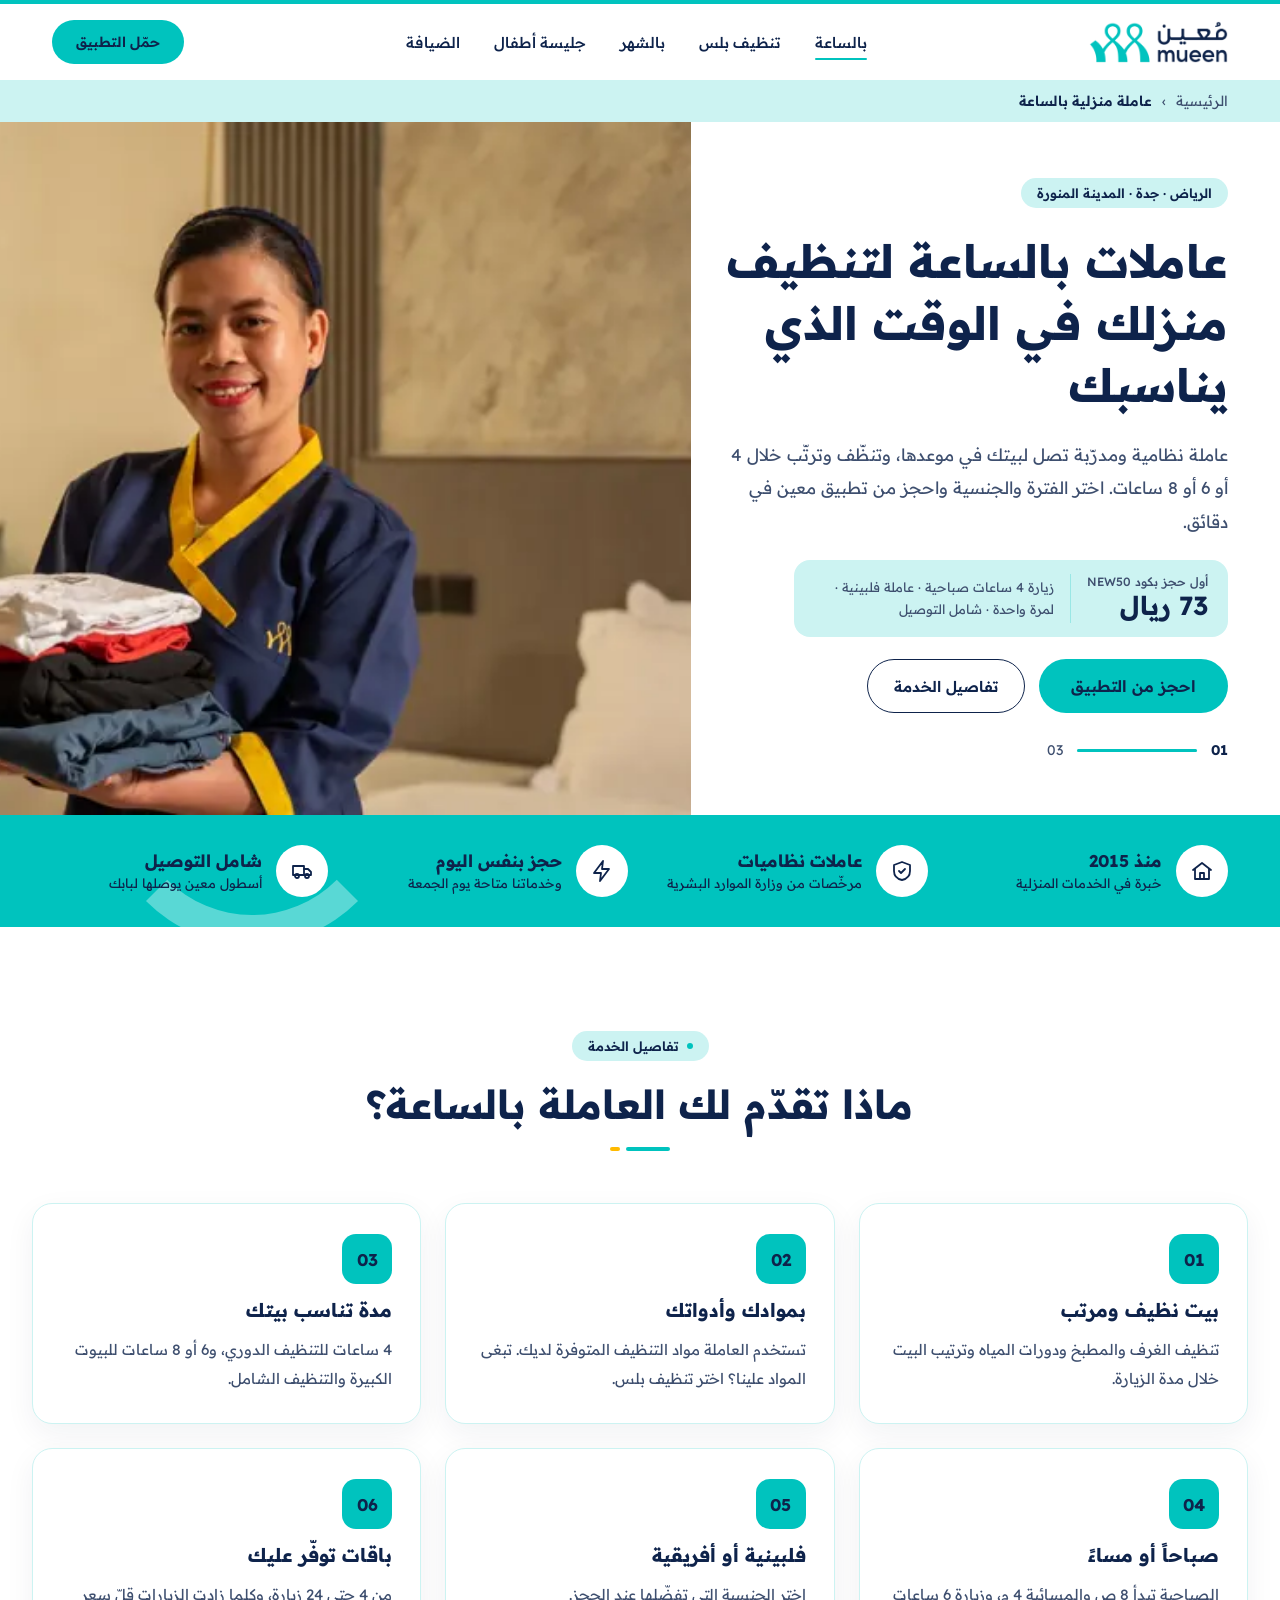
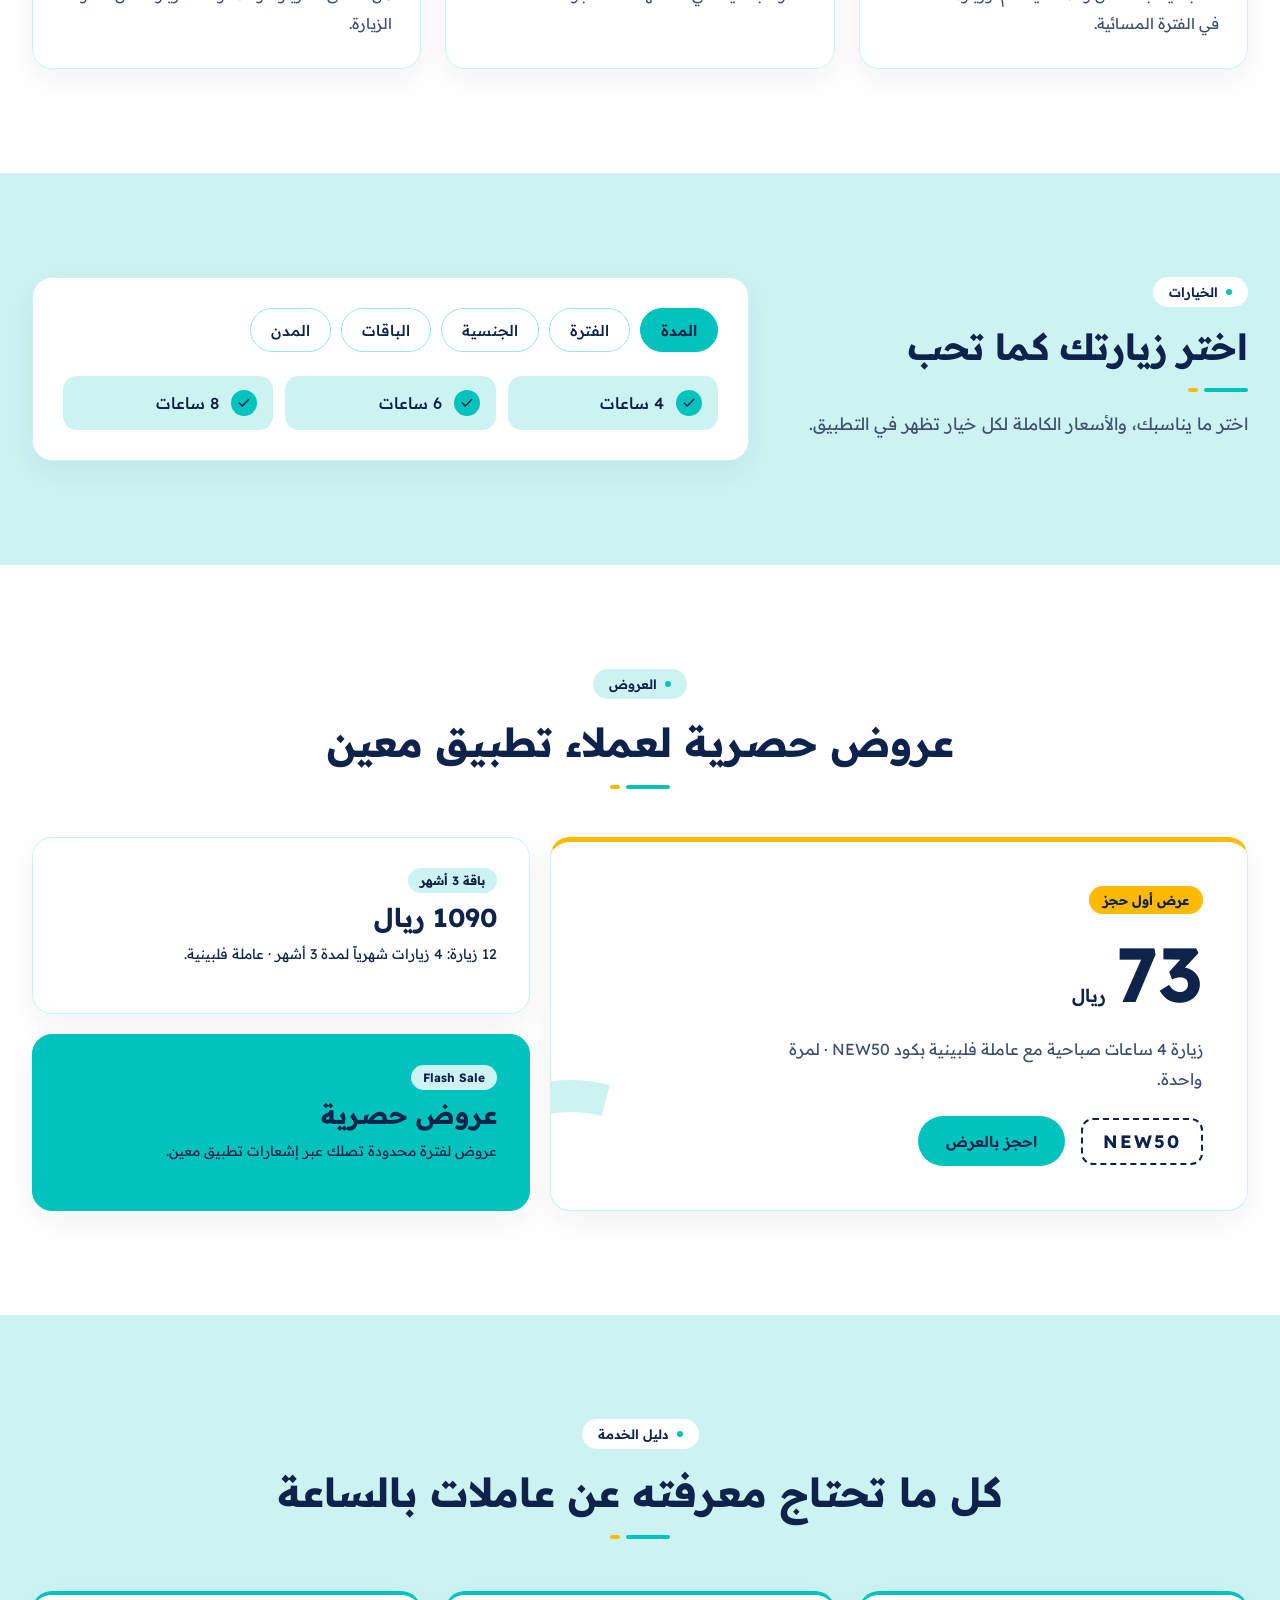
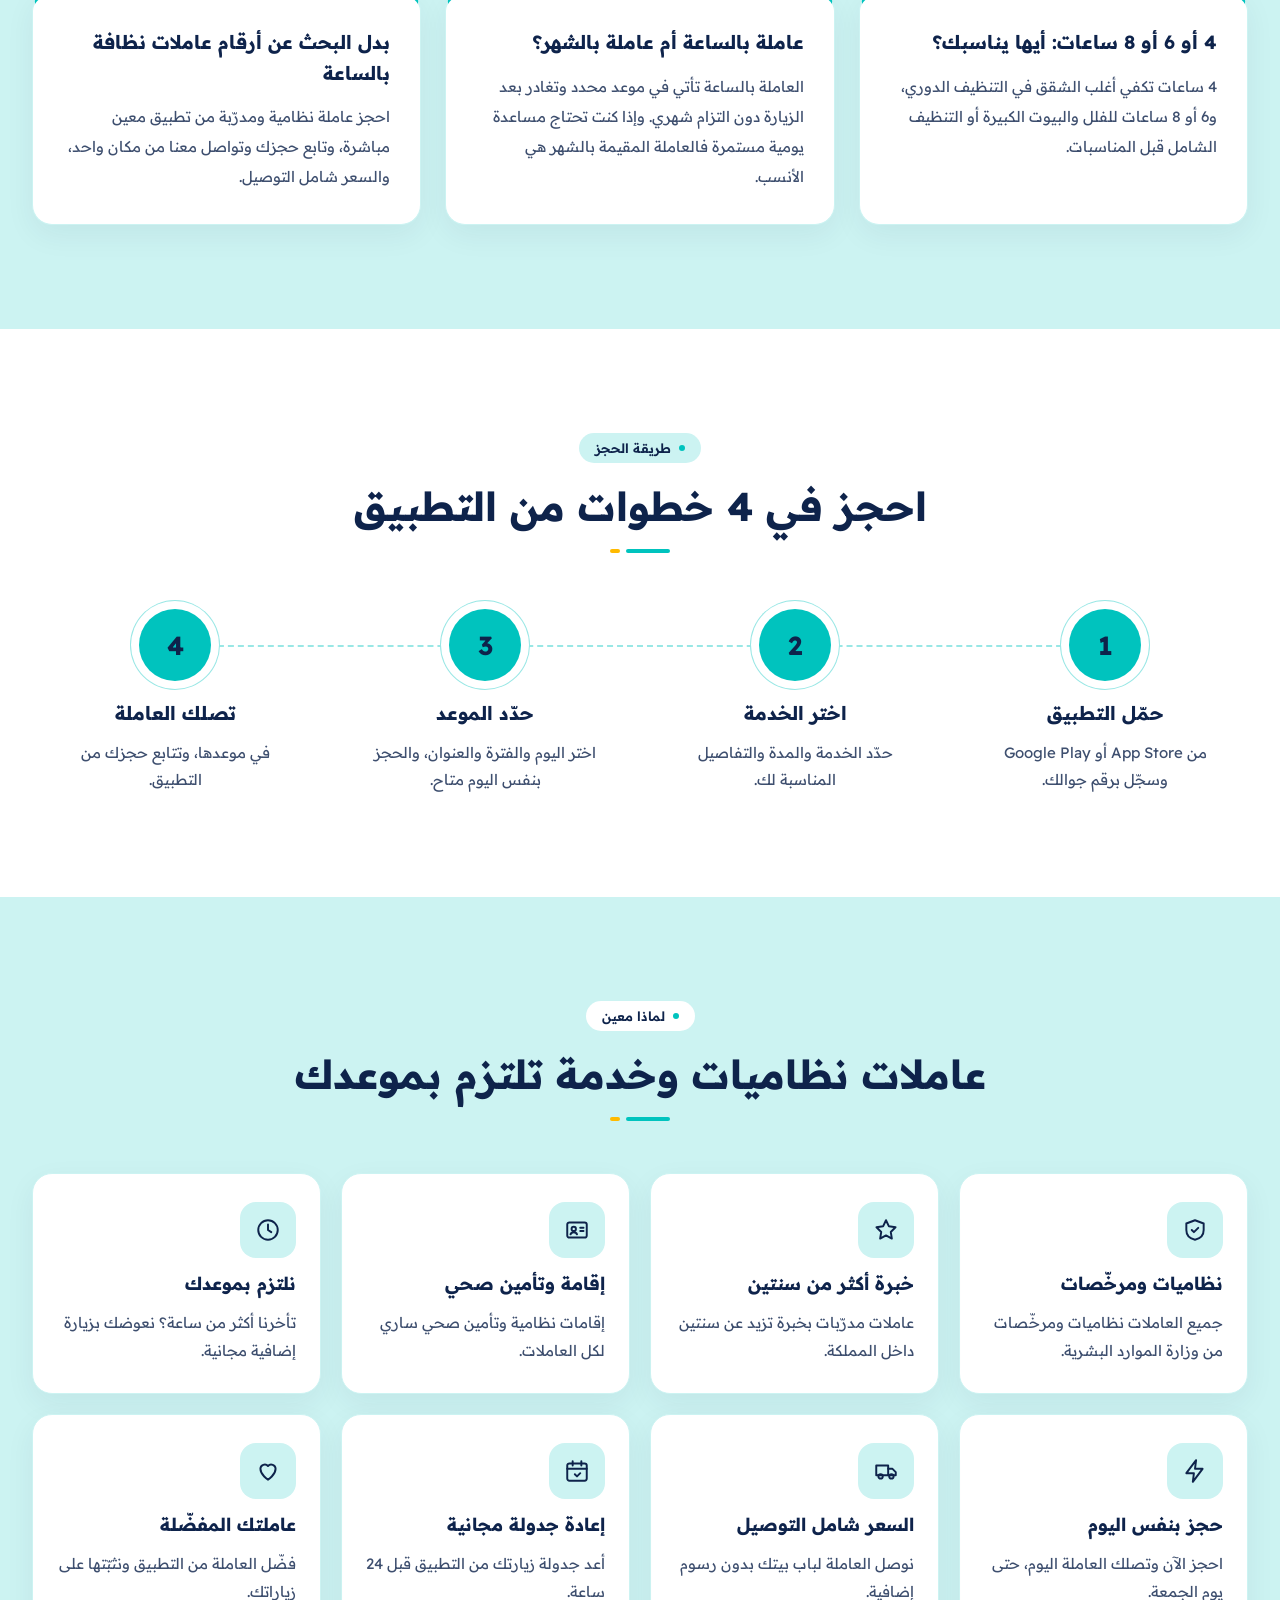
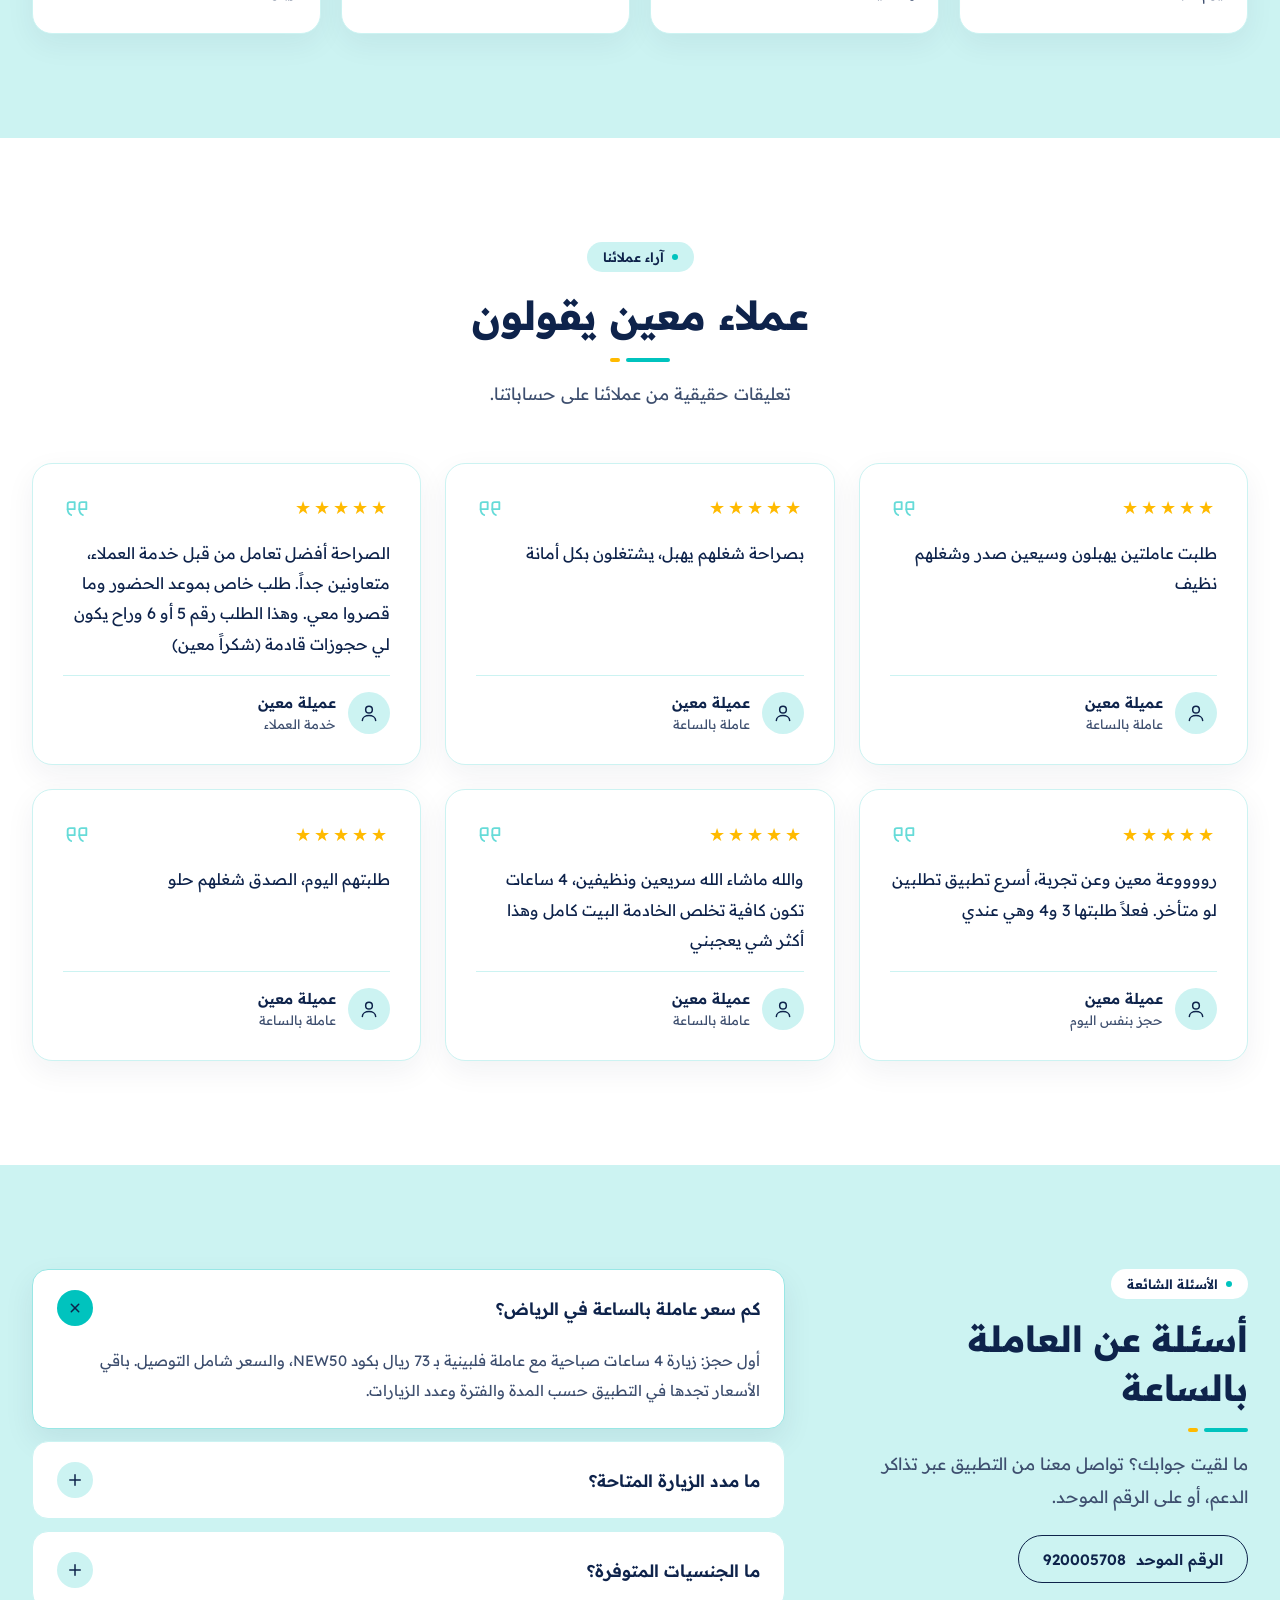
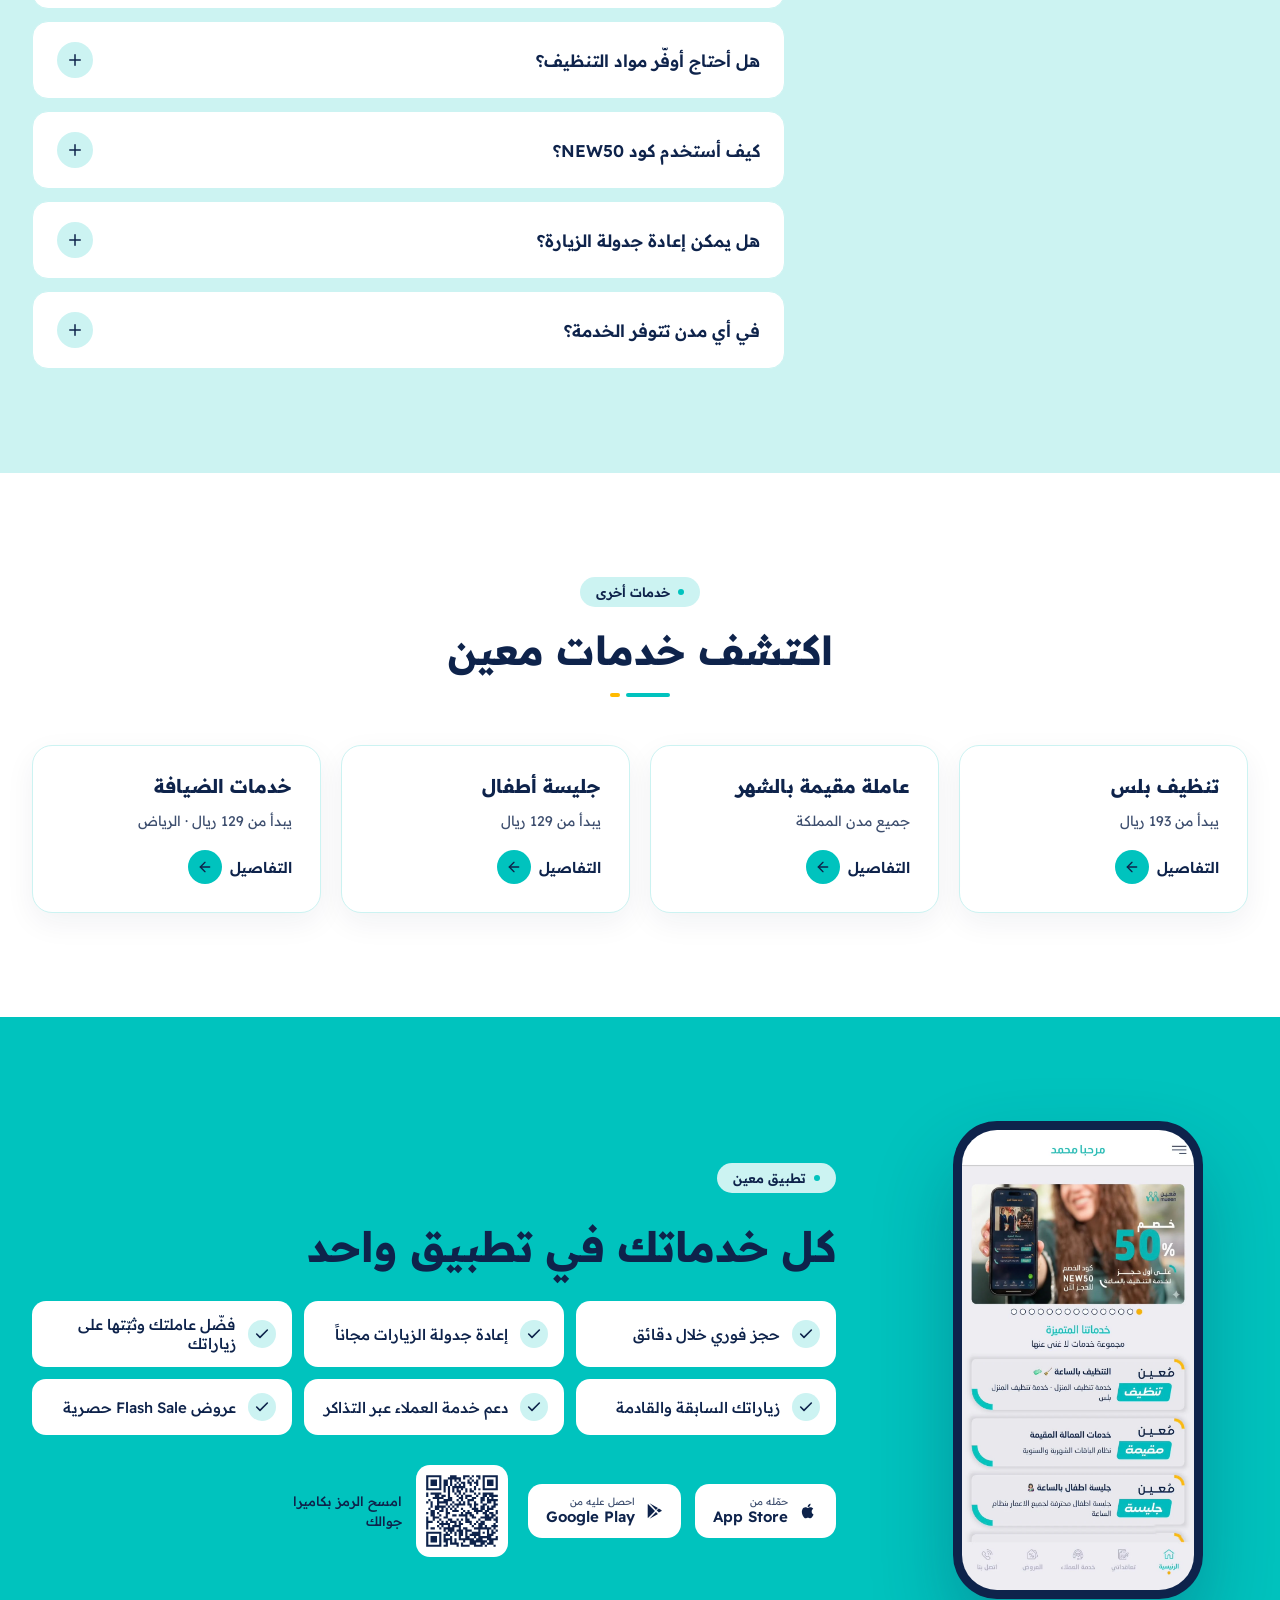
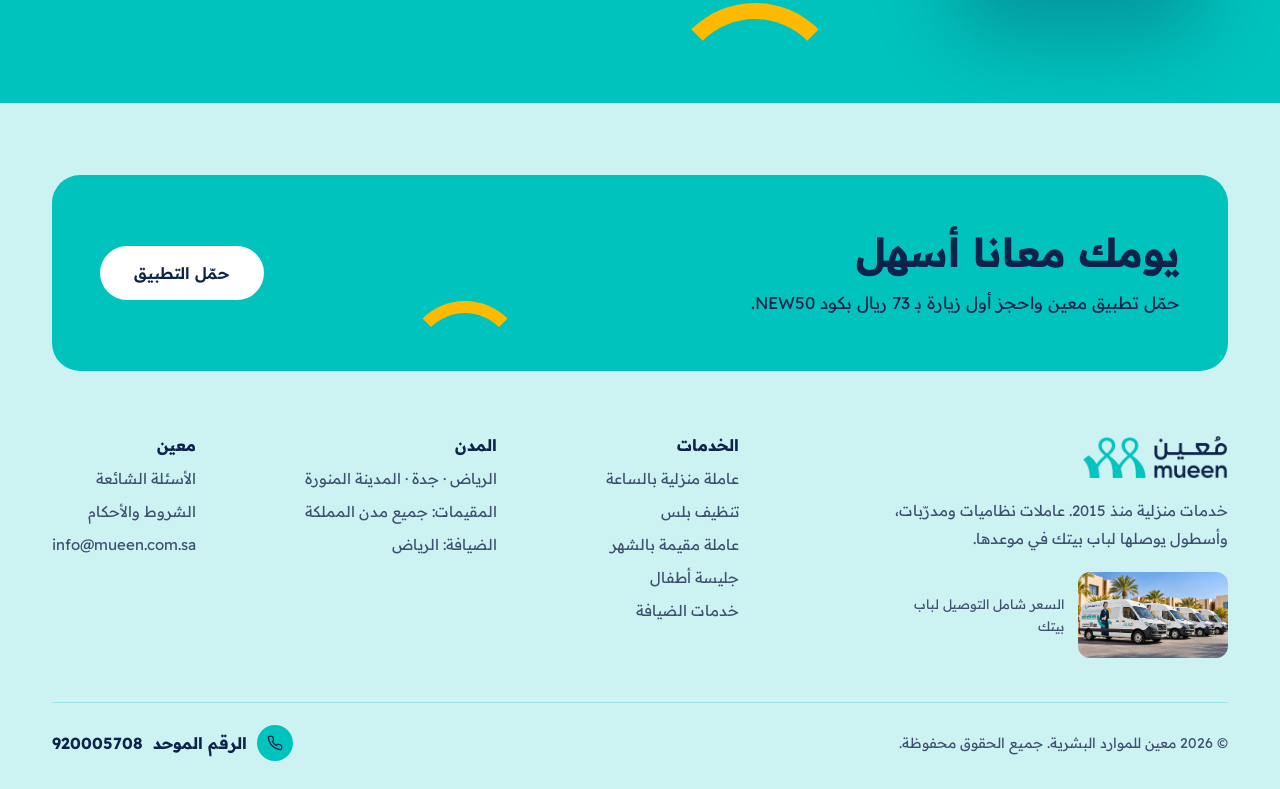
<file: hourly-maid/index.html>
<!doctype html>
<html lang="ar" dir="rtl">
<head>
<meta charset="utf-8">
<meta name="viewport" content="width=device-width, initial-scale=1">
<title>عاملات بالساعة | معين — أول زيارة بـ 73 ريال</title>
<meta name="description" content="عاملات بالساعة نظاميات ومدرّبات في الرياض وجدة والمدينة: 4 أو 6 أو 8 ساعات صباحاً أو مساءً. أول زيارة 73 ريال بكود NEW50. احجز من تطبيق معين.">
<link rel="canonical" href="https://mueen.com.sa/hourly-maid/">
<link rel="alternate" hreflang="ar-SA" href="https://mueen.com.sa/hourly-maid/">
<link rel="alternate" hreflang="x-default" href="https://mueen.com.sa/hourly-maid/">
<meta name="robots" content="index, follow, max-image-preview:large">
<meta name="theme-color" content="#00c3be">
<!-- Google Search Console: ضع رمز التحقق هنا -->
<!-- <meta name="google-site-verification" content="XXXXXXXXXXXX"> -->
<meta property="og:type" content="website">
<meta property="og:locale" content="ar_SA">
<meta property="og:site_name" content="معين">
<meta property="og:title" content="عاملات بالساعة | معين — أول زيارة بـ 73 ريال">
<meta property="og:description" content="عاملات بالساعة نظاميات ومدرّبات في الرياض وجدة والمدينة: 4 أو 6 أو 8 ساعات صباحاً أو مساءً. أول زيارة 73 ريال بكود NEW50. احجز من تطبيق معين.">
<meta property="og:url" content="https://mueen.com.sa/hourly-maid/">
<meta property="og:image" content="https://mueen.com.sa/assets/img/og-hourly-maid.jpg">
<meta property="og:image:width" content="1200">
<meta property="og:image:height" content="630">
<meta name="twitter:card" content="summary_large_image">
<meta name="twitter:title" content="عاملات بالساعة | معين — أول زيارة بـ 73 ريال">
<meta name="twitter:description" content="عاملات بالساعة نظاميات ومدرّبات في الرياض وجدة والمدينة: 4 أو 6 أو 8 ساعات صباحاً أو مساءً. أول زيارة 73 ريال بكود NEW50. احجز من تطبيق معين.">
<meta name="twitter:image" content="https://mueen.com.sa/assets/img/og-hourly-maid.jpg">
<link rel="icon" type="image/png" sizes="32x32" href="/assets/img/favicon-32.png">
<link rel="apple-touch-icon" href="/assets/img/apple-touch-icon.png">
<link rel="preconnect" href="https://fonts.googleapis.com">
<link rel="preconnect" href="https://fonts.gstatic.com" crossorigin>
<link rel="stylesheet" href="https://fonts.googleapis.com/css2?family=Readex+Pro:wght@300;400;500;600;700&amp;display=swap">
<link rel="stylesheet" href="/assets/css/style.css?v=1">
<script async src="https://www.googletagmanager.com/gtag/js?id=G-XXXXXXXXXX"></script>
<script>
window.dataLayer = window.dataLayer || [];
function gtag(){dataLayer.push(arguments);}
gtag('js', new Date());
gtag('config', 'G-XXXXXXXXXX');
gtag('config', 'AW-16564588407');
</script>
<script type="application/ld+json">
{
 "@context": "https://schema.org",
 "@graph": [
  {
   "@type": [
    "Organization",
    "LocalBusiness"
   ],
   "@id": "https://mueen.com.sa/#org",
   "name": "معين",
   "alternateName": "Mueen",
   "url": "https://mueen.com.sa/",
   "logo": "https://mueen.com.sa/assets/img/mueen-logo.png",
   "image": "https://mueen.com.sa/assets/img/hourly-3.webp",
   "telephone": "+966920005708",
   "email": "info@mueen.com.sa",
   "foundingDate": "2015",
   "slogan": "يومك معانا أسهل",
   "address": {
    "@type": "PostalAddress",
    "addressLocality": "الرياض",
    "postalCode": "11531",
    "addressCountry": "SA"
   },
   "areaServed": [
    {
     "@type": "City",
     "name": "الرياض"
    },
    {
     "@type": "City",
     "name": "جدة"
    },
    {
     "@type": "City",
     "name": "المدينة المنورة"
    },
    {
     "@type": "Country",
     "name": "المملكة العربية السعودية"
    }
   ]
  },
  {
   "@type": "WebSite",
   "@id": "https://mueen.com.sa/#website",
   "url": "https://mueen.com.sa/",
   "name": "معين",
   "inLanguage": "ar-SA",
   "publisher": {
    "@id": "https://mueen.com.sa/#org"
   }
  },
  {
   "@type": "WebPage",
   "@id": "https://mueen.com.sa/hourly-maid/#webpage",
   "url": "https://mueen.com.sa/hourly-maid/",
   "name": "عاملات بالساعة | معين — أول زيارة بـ 73 ريال",
   "description": "عاملات بالساعة نظاميات ومدرّبات في الرياض وجدة والمدينة: 4 أو 6 أو 8 ساعات صباحاً أو مساءً. أول زيارة 73 ريال بكود NEW50. احجز من تطبيق معين.",
   "inLanguage": "ar-SA",
   "isPartOf": {
    "@id": "https://mueen.com.sa/#website"
   }
  },
  {
   "@type": "Service",
   "name": "عاملة منزلية بالساعة",
   "serviceType": "House cleaning",
   "provider": {
    "@id": "https://mueen.com.sa/#org"
   },
   "areaServed": [
    {
     "@type": "City",
     "name": "الرياض"
    },
    {
     "@type": "City",
     "name": "جدة"
    },
    {
     "@type": "City",
     "name": "المدينة المنورة"
    }
   ],
   "url": "https://mueen.com.sa/hourly-maid/",
   "description": "عاملات بالساعة نظاميات ومدرّبات في الرياض وجدة والمدينة: 4 أو 6 أو 8 ساعات صباحاً أو مساءً. أول زيارة 73 ريال بكود NEW50. احجز من تطبيق معين.",
   "offers": {
    "@type": "Offer",
    "price": "73",
    "priceCurrency": "SAR",
    "description": "أول زيارة 4 ساعات صباحية مع عاملة فلبينية بكود NEW50",
    "url": "https://mueen.com.sa/hourly-maid/"
   }
  },
  {
   "@type": "BreadcrumbList",
   "itemListElement": [
    {
     "@type": "ListItem",
     "position": 1,
     "name": "الرئيسية",
     "item": "https://mueen.com.sa/"
    },
    {
     "@type": "ListItem",
     "position": 2,
     "name": "عاملة منزلية بالساعة",
     "item": "https://mueen.com.sa/hourly-maid/"
    }
   ]
  },
  {
   "@type": "FAQPage",
   "mainEntity": [
    {
     "@type": "Question",
     "name": "كم سعر عاملة بالساعة في الرياض؟",
     "acceptedAnswer": {
      "@type": "Answer",
      "text": "أول حجز: زيارة 4 ساعات صباحية مع عاملة فلبينية بـ 73 ريال بكود NEW50، والسعر شامل التوصيل. باقي الأسعار تجدها في التطبيق حسب المدة والفترة وعدد الزيارات."
     }
    },
    {
     "@type": "Question",
     "name": "ما مدد الزيارة المتاحة؟",
     "acceptedAnswer": {
      "@type": "Answer",
      "text": "4 أو 6 أو 8 ساعات. زيارات 4 و8 ساعات صباحاً ومساءً، وزيارة 6 ساعات في الفترة المسائية."
     }
    },
    {
     "@type": "Question",
     "name": "ما الجنسيات المتوفرة؟",
     "acceptedAnswer": {
      "@type": "Answer",
      "text": "فلبينية وأفريقية."
     }
    },
    {
     "@type": "Question",
     "name": "هل أحتاج أوفّر مواد التنظيف؟",
     "acceptedAnswer": {
      "@type": "Answer",
      "text": "نعم، العاملة بالساعة تستخدم المواد المتوفرة لديك. وإذا تبغى المواد والأدوات علينا اختر خدمة تنظيف بلس."
     }
    },
    {
     "@type": "Question",
     "name": "كيف أستخدم كود NEW50؟",
     "acceptedAnswer": {
      "@type": "Answer",
      "text": "حمّل تطبيق معين، اختر زيارة 4 ساعات صباحية مع عاملة فلبينية، وأدخل الكود NEW50 قبل تأكيد الحجز. يُستخدم الكود مرة واحدة."
     }
    },
    {
     "@type": "Question",
     "name": "هل يمكن إعادة جدولة الزيارة؟",
     "acceptedAnswer": {
      "@type": "Answer",
      "text": "نعم، إعادة الجدولة مجانية من التطبيق قبل 24 ساعة من موعد الزيارة، عدا حجوزات العروض والخصومات."
     }
    },
    {
     "@type": "Question",
     "name": "في أي مدن تتوفر الخدمة؟",
     "acceptedAnswer": {
      "@type": "Answer",
      "text": "الرياض وجدة والمدينة المنورة."
     }
    }
   ]
  }
 ]
}
</script>
<script src="/assets/js/main.js?v=1" defer></script>
</head>
<body data-page="hourly-maid" data-service="hourly">
<a class="skip" href="#main">تخطَّ إلى المحتوى</a>
<div style="height: 4px; background: #00c3be"></div>
<header style="position: sticky; top: 0; z-index: 30; background: rgba(255,255,255,0.97); backdrop-filter: blur(10px); box-shadow: 0 1px 0 #ccf3f2">
<div class="wrap" style="padding: 16px 32px; display: flex; align-items: center; justify-content: space-between; gap: 24px">
<a href="/" aria-label="معين — الصفحة الرئيسية" style="display: flex"><img src="/assets/img/mueen-logo.webp" alt="شعار معين" width="640" height="193" style="height: 42px; width: auto; display: block"></a>
<nav class="navl" aria-label="الخدمات" style="display: flex; gap: 34px">
<a class="nl on" href="/hourly-maid/" aria-current="page">بالساعة</a>
<a class="nl" href="/home-cleaning/">تنظيف بلس</a>
<a class="nl" href="/monthly-maid/">بالشهر</a>
<a class="nl" href="/babysitter/">جليسة أطفال</a>
<a class="nl" href="/hospitality/">الضيافة</a>
</nav>
<a class="btn btn-p" href="https://mueen.onelink.me/5Kgh/8ng8j5ao?c=hourly-maid_organic&amp;af_sub3=header" data-cta="header" rel="nofollow" style="font-size: 14px; padding: 12px 24px; min-height: 44px">حمّل التطبيق</a>
</div>
</header>
<main id="main">
<div style="background: #ccf3f2">
<nav aria-label="مسار التصفح" class="wrap" style="padding: 12px 32px; font-size: 14px; color: #3e4f6f">
<ol style="list-style: none; margin: 0; padding: 0; display: flex; gap: 10px">
<li><a href="/" style="color: #3e4f6f; text-decoration: none">الرئيسية</a></li><li aria-hidden="true">›</li><li aria-current="page" style="color: #0e234b; font-weight: 600">عاملة منزلية بالساعة</li>
</ol>
</nav>
</div>

<section class="hero">
<div class="hero-media" data-slider data-names='[&quot;&quot;, &quot;&quot;, &quot;&quot;]'>
<div class="hs on"><img src="/assets/img/hourly-3.webp" srcset="/assets/img/hourly-3-960.webp 960w, /assets/img/hourly-3.webp 1920w" sizes="(max-width: 960px) 100vw, 54vw" alt="عاملة منزلية من معين تحمل الملابس المرتبة" width="1920" height="800" fetchpriority="high" decoding="async" style="width: 100%; height: 100%; object-fit: cover; object-position: 67% center; display: block"></div>
<div class="hs"><img src="/assets/img/hourly-1.webp" srcset="/assets/img/hourly-1-960.webp 960w, /assets/img/hourly-1.webp 1920w" sizes="(max-width: 960px) 100vw, 54vw" alt="عاملة بالساعة من معين تنظف أثاث غرفة المعيشة" width="1920" height="800" loading="lazy" decoding="async" style="width: 100%; height: 100%; object-fit: cover; object-position: 28% center; display: block"></div>
<div class="hs"><img src="/assets/img/hourly-2.webp" srcset="/assets/img/hourly-2-960.webp 960w, /assets/img/hourly-2.webp 1920w" sizes="(max-width: 960px) 100vw, 54vw" alt="عاملة منزلية من معين ترتب السرير" width="1920" height="800" loading="lazy" decoding="async" style="width: 100%; height: 100%; object-fit: cover; object-position: 35% center; display: block"></div>
</div>
<div class="arc hide-sm" style="width: 520px; height: 520px; top: -260px; right: -200px; border-width: 54px; border-top-color: #ccf3f2; transform: rotate(-25deg)"></div>
<div class="hero-text">
<div style="position: relative; max-width: 510px; display: flex; flex-direction: column; gap: 22px">
<span class="eyb fu">الرياض · جدة · المدينة المنورة</span>
<h1 class="h1 fu d1" style="margin: 0; font-size: 46px; line-height: 1.35; font-weight: 700; color: #0e234b">عاملات بالساعة لتنظيف منزلك في الوقت الذي يناسبك</h1>
<p class="fu d2" style="margin: 0; font-size: 17px; line-height: 1.95; color: #3e4f6f">عاملة نظامية ومدرّبة تصل لبيتك في موعدها، وتنظّف وترتّب خلال 4 أو 6 أو 8 ساعات. اختر الفترة والجنسية واحجز من تطبيق معين في دقائق.</p>
<div class="fu d2" style="display: flex; align-self: flex-start; align-items: center; gap: 16px; background: #ccf3f2; border-radius: 16px; padding: 14px 20px; flex-wrap: wrap; max-width: 100%">
<span style="display: flex; flex-direction: column; line-height: 1.3"><span style="font-size: 12px; font-weight: 500; color: #3e4f6f">أول حجز بكود NEW50</span><span style="font-size: 26px; font-weight: 700; color: #0e234b">73 ريال</span></span>
<span style="width: 1px; align-self: stretch; background: #99e7e5"></span>
<span style="font-size: 13px; line-height: 1.7; color: #3e4f6f; max-width: 240px">زيارة 4 ساعات صباحية · عاملة فلبينية · لمرة واحدة · شامل التوصيل</span>
</div>
<div class="fu d3" style="display: flex; flex-wrap: wrap; align-items: center; gap: 14px">
<a class="btn btn-p" href="https://mueen.onelink.me/5Kgh/8ng8j5ao?c=hourly-maid_organic&amp;af_sub3=hero" data-cta="hero" rel="nofollow" style="font-size: 16px; padding: 16px 32px; min-height: 54px">احجز من التطبيق</a>
<a class="btn btn-o" href="#details" style="font-size: 15px; padding: 14px 26px; min-height: 54px">تفاصيل الخدمة</a>
</div>
<div class="fu d4 hero-counter" aria-hidden="true" style="display: flex; align-items: center; gap: 14px; margin-top: 6px">
<span class="slide-idx" style="font-size: 14px; color: #0e234b; font-weight: 700" dir="ltr">01</span>
<div class="prog" style="width: 120px"></div>
<span style="font-size: 14px; color: #3e4f6f" dir="ltr">03</span>

</div>
</div>
</div>
</section>

<div style="background: #00c3be; position: relative; overflow: hidden">
<div class="arc" style="width: 300px; height: 300px; top: -170px; left: 8%; border-width: 30px; border-bottom-color: rgba(255,255,255,0.35)"></div>
<div class="wrap trust" style="position: relative; padding: 30px 32px; display: grid; grid-template-columns: repeat(4, minmax(0, 1fr)); gap: 24px">
<div style="display: flex; align-items: center; gap: 14px">
<span style="width: 52px; height: 52px; border-radius: 50%; background: #ffffff; color: #0e234b; display: flex; align-items: center; justify-content: center; flex: none"><svg width="24" height="24" viewBox="0 0 24 24" fill="none" stroke="currentColor" stroke-width="1.8" stroke-linecap="round" stroke-linejoin="round"><path d="M3 11 12 4l9 7"></path><path d="M5 10v10h14V10"></path><path d="M10 20v-6h4v6"></path></svg></span>
<span style="display: flex; flex-direction: column; line-height: 1.45"><span style="font-size: 17px; font-weight: 700; color: #0e234b">منذ 2015</span><span style="font-size: 13px; color: #0e234b">خبرة في الخدمات المنزلية</span></span>
</div>
<div style="display: flex; align-items: center; gap: 14px">
<span style="width: 52px; height: 52px; border-radius: 50%; background: #ffffff; color: #0e234b; display: flex; align-items: center; justify-content: center; flex: none"><svg width="24" height="24" viewBox="0 0 24 24" fill="none" stroke="currentColor" stroke-width="1.8" stroke-linecap="round" stroke-linejoin="round"><path d="M12 3 4 6v6c0 5 3.5 8 8 9 4.5-1 8-4 8-9V6l-8-3z"></path><path d="m9 12 2 2 4-4"></path></svg></span>
<span style="display: flex; flex-direction: column; line-height: 1.45"><span style="font-size: 17px; font-weight: 700; color: #0e234b">عاملات نظاميات</span><span style="font-size: 13px; color: #0e234b">مرخّصات من وزارة الموارد البشرية</span></span>
</div>
<div style="display: flex; align-items: center; gap: 14px">
<span style="width: 52px; height: 52px; border-radius: 50%; background: #ffffff; color: #0e234b; display: flex; align-items: center; justify-content: center; flex: none"><svg width="24" height="24" viewBox="0 0 24 24" fill="none" stroke="currentColor" stroke-width="1.8" stroke-linecap="round" stroke-linejoin="round"><path d="M13 2 4 14h7l-1 8 9-12h-7l1-8z"></path></svg></span>
<span style="display: flex; flex-direction: column; line-height: 1.45"><span style="font-size: 17px; font-weight: 700; color: #0e234b">حجز بنفس اليوم</span><span style="font-size: 13px; color: #0e234b">وخدماتنا متاحة يوم الجمعة</span></span>
</div>
<div style="display: flex; align-items: center; gap: 14px">
<span style="width: 52px; height: 52px; border-radius: 50%; background: #ffffff; color: #0e234b; display: flex; align-items: center; justify-content: center; flex: none"><svg width="24" height="24" viewBox="0 0 24 24" fill="none" stroke="currentColor" stroke-width="1.8" stroke-linecap="round" stroke-linejoin="round"><path d="M3 7h11v9H3z"></path><path d="M14 10h4l3 3v3h-7"></path><circle cx="7" cy="17" r="2"></circle><circle cx="17" cy="17" r="2"></circle></svg></span>
<span style="display: flex; flex-direction: column; line-height: 1.45"><span style="font-size: 17px; font-weight: 700; color: #0e234b">شامل التوصيل</span><span style="font-size: 13px; color: #0e234b">أسطول معين يوصلها لبابك</span></span>
</div>
</div>
</div>

<section id="details" class="sec">
<div class="wrap" style="display: flex; flex-direction: column; gap: 52px">
<div class="center" style="display: flex; flex-direction: column; gap: 16px; align-items: center; text-align: center; max-width: 760px; margin: 0 auto">
<span class="eyb"><span class="dot"></span>تفاصيل الخدمة</span>
<h2 class="h2" style="margin: 0; font-size: 40px; line-height: 1.35; font-weight: 700; color: #0e234b">ماذا تقدّم لك العاملة بالساعة؟</h2>
<div class="mark"><span style="width: 44px; background: #00c3be"></span><span style="width: 10px; background: #ffba00"></span></div>

</div>
<div class="g3">
<div class="card lift" style="padding: 30px 28px; display: flex; flex-direction: column; gap: 14px">
<span style="width: 50px; height: 50px; border-radius: 14px; background: #00c3be; color: #0e234b; display: flex; align-items: center; justify-content: center; font-size: 17px; font-weight: 700" dir="ltr">01</span>
<h3 style="margin: 0; font-size: 19px; font-weight: 700; color: #0e234b">بيت نظيف ومرتب</h3>
<p style="margin: 0; font-size: 15px; line-height: 1.9; color: #3e4f6f">تنظيف الغرف والمطبخ ودورات المياه وترتيب البيت خلال مدة الزيارة.</p>
</div>
<div class="card lift" style="padding: 30px 28px; display: flex; flex-direction: column; gap: 14px">
<span style="width: 50px; height: 50px; border-radius: 14px; background: #00c3be; color: #0e234b; display: flex; align-items: center; justify-content: center; font-size: 17px; font-weight: 700" dir="ltr">02</span>
<h3 style="margin: 0; font-size: 19px; font-weight: 700; color: #0e234b">بموادك وأدواتك</h3>
<p style="margin: 0; font-size: 15px; line-height: 1.9; color: #3e4f6f">تستخدم العاملة مواد التنظيف المتوفرة لديك. تبغى المواد علينا؟ اختر تنظيف بلس.</p>
</div>
<div class="card lift" style="padding: 30px 28px; display: flex; flex-direction: column; gap: 14px">
<span style="width: 50px; height: 50px; border-radius: 14px; background: #00c3be; color: #0e234b; display: flex; align-items: center; justify-content: center; font-size: 17px; font-weight: 700" dir="ltr">03</span>
<h3 style="margin: 0; font-size: 19px; font-weight: 700; color: #0e234b">مدة تناسب بيتك</h3>
<p style="margin: 0; font-size: 15px; line-height: 1.9; color: #3e4f6f">4 ساعات للتنظيف الدوري، و6 أو 8 ساعات للبيوت الكبيرة والتنظيف الشامل.</p>
</div>
<div class="card lift" style="padding: 30px 28px; display: flex; flex-direction: column; gap: 14px">
<span style="width: 50px; height: 50px; border-radius: 14px; background: #00c3be; color: #0e234b; display: flex; align-items: center; justify-content: center; font-size: 17px; font-weight: 700" dir="ltr">04</span>
<h3 style="margin: 0; font-size: 19px; font-weight: 700; color: #0e234b">صباحاً أو مساءً</h3>
<p style="margin: 0; font-size: 15px; line-height: 1.9; color: #3e4f6f">الصباحية تبدأ 8 ص والمسائية 4 م، وزيارة 6 ساعات في الفترة المسائية.</p>
</div>
<div class="card lift" style="padding: 30px 28px; display: flex; flex-direction: column; gap: 14px">
<span style="width: 50px; height: 50px; border-radius: 14px; background: #00c3be; color: #0e234b; display: flex; align-items: center; justify-content: center; font-size: 17px; font-weight: 700" dir="ltr">05</span>
<h3 style="margin: 0; font-size: 19px; font-weight: 700; color: #0e234b">فلبينية أو أفريقية</h3>
<p style="margin: 0; font-size: 15px; line-height: 1.9; color: #3e4f6f">اختر الجنسية التي تفضّلها عند الحجز.</p>
</div>
<div class="card lift" style="padding: 30px 28px; display: flex; flex-direction: column; gap: 14px">
<span style="width: 50px; height: 50px; border-radius: 14px; background: #00c3be; color: #0e234b; display: flex; align-items: center; justify-content: center; font-size: 17px; font-weight: 700" dir="ltr">06</span>
<h3 style="margin: 0; font-size: 19px; font-weight: 700; color: #0e234b">باقات توفّر عليك</h3>
<p style="margin: 0; font-size: 15px; line-height: 1.9; color: #3e4f6f">من 4 حتى 24 زيارة، وكلما زادت الزيارات قلّ سعر الزيارة.</p>
</div>
</div>
</div>
</section>

<section class="sec tint">
<div class="arc" style="width: 420px; height: 420px; top: -230px; left: -170px; border-width: 46px; border-top-color: #99e7e5; transform: rotate(-35deg)"></div>
<div class="wrap" style="position: relative; display: flex; flex-wrap: wrap; gap: 56px; align-items: flex-start">
<div style="flex: 1 1 320px">
<div class="" style="display: flex; flex-direction: column; gap: 16px; align-items: flex-start; max-width: 760px">
<span class="eyb"><span class="dot"></span>الخيارات</span>
<h2 class="h2" style="margin: 0; font-size: 36px; line-height: 1.35; font-weight: 700; color: #0e234b">اختر زيارتك كما تحب</h2>
<div class="mark"><span style="width: 44px; background: #00c3be"></span><span style="width: 10px; background: #ffba00"></span></div>
<p style="margin: 0; font-size: 17px; line-height: 1.9; color: #3e4f6f; max-width: 640px">اختر ما يناسبك، والأسعار الكاملة لكل خيار تظهر في التطبيق.</p>
</div>
</div>
<div class="card" data-tabs style="flex: 1.6 1 520px; min-width: 0; padding: 30px; display: flex; flex-direction: column; gap: 24px">
<div role="tablist" aria-label="اختر زيارتك كما تحب" style="display: flex; flex-wrap: wrap; gap: 10px">
<button class="otab on" role="tab" id="tab-0" aria-controls="panel-0" aria-selected="true" type="button">المدة</button>
<button class="otab" role="tab" id="tab-1" aria-controls="panel-1" aria-selected="false" type="button">الفترة</button>
<button class="otab" role="tab" id="tab-2" aria-controls="panel-2" aria-selected="false" type="button">الجنسية</button>
<button class="otab" role="tab" id="tab-3" aria-controls="panel-3" aria-selected="false" type="button">الباقات</button>
<button class="otab" role="tab" id="tab-4" aria-controls="panel-4" aria-selected="false" type="button">المدن</button>
</div>
<div class="qf" role="tabpanel" id="panel-0" aria-labelledby="tab-0" style="flex-direction: column; gap: 18px">
<ul style="margin: 0; padding: 0; list-style: none; display: grid; grid-template-columns: repeat(auto-fit, minmax(200px, 1fr)); gap: 12px">
<li style="display: flex; align-items: center; gap: 12px; padding: 14px 16px; border-radius: 14px; background: #ccf3f2; font-size: 16px; font-weight: 500; color: #0e234b"><span style="width: 26px; height: 26px; border-radius: 50%; background: #00c3be; display: flex; align-items: center; justify-content: center; flex: none"><svg width="14" height="14" viewBox="0 0 24 24" fill="none" stroke="currentColor" stroke-width="2.6" stroke-linecap="round" stroke-linejoin="round"><path d="M20 6 9 17l-5-5"></path></svg></span>4 ساعات</li>
<li style="display: flex; align-items: center; gap: 12px; padding: 14px 16px; border-radius: 14px; background: #ccf3f2; font-size: 16px; font-weight: 500; color: #0e234b"><span style="width: 26px; height: 26px; border-radius: 50%; background: #00c3be; display: flex; align-items: center; justify-content: center; flex: none"><svg width="14" height="14" viewBox="0 0 24 24" fill="none" stroke="currentColor" stroke-width="2.6" stroke-linecap="round" stroke-linejoin="round"><path d="M20 6 9 17l-5-5"></path></svg></span>6 ساعات</li>
<li style="display: flex; align-items: center; gap: 12px; padding: 14px 16px; border-radius: 14px; background: #ccf3f2; font-size: 16px; font-weight: 500; color: #0e234b"><span style="width: 26px; height: 26px; border-radius: 50%; background: #00c3be; display: flex; align-items: center; justify-content: center; flex: none"><svg width="14" height="14" viewBox="0 0 24 24" fill="none" stroke="currentColor" stroke-width="2.6" stroke-linecap="round" stroke-linejoin="round"><path d="M20 6 9 17l-5-5"></path></svg></span>8 ساعات</li>
</ul>

</div>
<div class="qf" role="tabpanel" id="panel-1" aria-labelledby="tab-1" hidden style="flex-direction: column; gap: 18px">
<ul style="margin: 0; padding: 0; list-style: none; display: grid; grid-template-columns: repeat(auto-fit, minmax(200px, 1fr)); gap: 12px">
<li style="display: flex; align-items: center; gap: 12px; padding: 14px 16px; border-radius: 14px; background: #ccf3f2; font-size: 16px; font-weight: 500; color: #0e234b"><span style="width: 26px; height: 26px; border-radius: 50%; background: #00c3be; display: flex; align-items: center; justify-content: center; flex: none"><svg width="14" height="14" viewBox="0 0 24 24" fill="none" stroke="currentColor" stroke-width="2.6" stroke-linecap="round" stroke-linejoin="round"><path d="M20 6 9 17l-5-5"></path></svg></span>صباحية تبدأ 8 ص</li>
<li style="display: flex; align-items: center; gap: 12px; padding: 14px 16px; border-radius: 14px; background: #ccf3f2; font-size: 16px; font-weight: 500; color: #0e234b"><span style="width: 26px; height: 26px; border-radius: 50%; background: #00c3be; display: flex; align-items: center; justify-content: center; flex: none"><svg width="14" height="14" viewBox="0 0 24 24" fill="none" stroke="currentColor" stroke-width="2.6" stroke-linecap="round" stroke-linejoin="round"><path d="M20 6 9 17l-5-5"></path></svg></span>مسائية تبدأ 4 م</li>
</ul>
<p style="margin: 0; font-size: 14px; line-height: 1.9; color: #3e4f6f; padding-right: 14px; border-right: 3px solid #ffba00">زيارة 6 ساعات متاحة في الفترة المسائية.</p>
</div>
<div class="qf" role="tabpanel" id="panel-2" aria-labelledby="tab-2" hidden style="flex-direction: column; gap: 18px">
<ul style="margin: 0; padding: 0; list-style: none; display: grid; grid-template-columns: repeat(auto-fit, minmax(200px, 1fr)); gap: 12px">
<li style="display: flex; align-items: center; gap: 12px; padding: 14px 16px; border-radius: 14px; background: #ccf3f2; font-size: 16px; font-weight: 500; color: #0e234b"><span style="width: 26px; height: 26px; border-radius: 50%; background: #00c3be; display: flex; align-items: center; justify-content: center; flex: none"><svg width="14" height="14" viewBox="0 0 24 24" fill="none" stroke="currentColor" stroke-width="2.6" stroke-linecap="round" stroke-linejoin="round"><path d="M20 6 9 17l-5-5"></path></svg></span>فلبينية</li>
<li style="display: flex; align-items: center; gap: 12px; padding: 14px 16px; border-radius: 14px; background: #ccf3f2; font-size: 16px; font-weight: 500; color: #0e234b"><span style="width: 26px; height: 26px; border-radius: 50%; background: #00c3be; display: flex; align-items: center; justify-content: center; flex: none"><svg width="14" height="14" viewBox="0 0 24 24" fill="none" stroke="currentColor" stroke-width="2.6" stroke-linecap="round" stroke-linejoin="round"><path d="M20 6 9 17l-5-5"></path></svg></span>أفريقية</li>
</ul>

</div>
<div class="qf" role="tabpanel" id="panel-3" aria-labelledby="tab-3" hidden style="flex-direction: column; gap: 18px">
<ul style="margin: 0; padding: 0; list-style: none; display: grid; grid-template-columns: repeat(auto-fit, minmax(200px, 1fr)); gap: 12px">
<li style="display: flex; align-items: center; gap: 12px; padding: 14px 16px; border-radius: 14px; background: #ccf3f2; font-size: 16px; font-weight: 500; color: #0e234b"><span style="width: 26px; height: 26px; border-radius: 50%; background: #00c3be; display: flex; align-items: center; justify-content: center; flex: none"><svg width="14" height="14" viewBox="0 0 24 24" fill="none" stroke="currentColor" stroke-width="2.6" stroke-linecap="round" stroke-linejoin="round"><path d="M20 6 9 17l-5-5"></path></svg></span>زيارة واحدة</li>
<li style="display: flex; align-items: center; gap: 12px; padding: 14px 16px; border-radius: 14px; background: #ccf3f2; font-size: 16px; font-weight: 500; color: #0e234b"><span style="width: 26px; height: 26px; border-radius: 50%; background: #00c3be; display: flex; align-items: center; justify-content: center; flex: none"><svg width="14" height="14" viewBox="0 0 24 24" fill="none" stroke="currentColor" stroke-width="2.6" stroke-linecap="round" stroke-linejoin="round"><path d="M20 6 9 17l-5-5"></path></svg></span>4 زيارات</li>
<li style="display: flex; align-items: center; gap: 12px; padding: 14px 16px; border-radius: 14px; background: #ccf3f2; font-size: 16px; font-weight: 500; color: #0e234b"><span style="width: 26px; height: 26px; border-radius: 50%; background: #00c3be; display: flex; align-items: center; justify-content: center; flex: none"><svg width="14" height="14" viewBox="0 0 24 24" fill="none" stroke="currentColor" stroke-width="2.6" stroke-linecap="round" stroke-linejoin="round"><path d="M20 6 9 17l-5-5"></path></svg></span>8 زيارات</li>
<li style="display: flex; align-items: center; gap: 12px; padding: 14px 16px; border-radius: 14px; background: #ccf3f2; font-size: 16px; font-weight: 500; color: #0e234b"><span style="width: 26px; height: 26px; border-radius: 50%; background: #00c3be; display: flex; align-items: center; justify-content: center; flex: none"><svg width="14" height="14" viewBox="0 0 24 24" fill="none" stroke="currentColor" stroke-width="2.6" stroke-linecap="round" stroke-linejoin="round"><path d="M20 6 9 17l-5-5"></path></svg></span>12 زيارة</li>
<li style="display: flex; align-items: center; gap: 12px; padding: 14px 16px; border-radius: 14px; background: #ccf3f2; font-size: 16px; font-weight: 500; color: #0e234b"><span style="width: 26px; height: 26px; border-radius: 50%; background: #00c3be; display: flex; align-items: center; justify-content: center; flex: none"><svg width="14" height="14" viewBox="0 0 24 24" fill="none" stroke="currentColor" stroke-width="2.6" stroke-linecap="round" stroke-linejoin="round"><path d="M20 6 9 17l-5-5"></path></svg></span>16 زيارة</li>
<li style="display: flex; align-items: center; gap: 12px; padding: 14px 16px; border-radius: 14px; background: #ccf3f2; font-size: 16px; font-weight: 500; color: #0e234b"><span style="width: 26px; height: 26px; border-radius: 50%; background: #00c3be; display: flex; align-items: center; justify-content: center; flex: none"><svg width="14" height="14" viewBox="0 0 24 24" fill="none" stroke="currentColor" stroke-width="2.6" stroke-linecap="round" stroke-linejoin="round"><path d="M20 6 9 17l-5-5"></path></svg></span>20 زيارة</li>
<li style="display: flex; align-items: center; gap: 12px; padding: 14px 16px; border-radius: 14px; background: #ccf3f2; font-size: 16px; font-weight: 500; color: #0e234b"><span style="width: 26px; height: 26px; border-radius: 50%; background: #00c3be; display: flex; align-items: center; justify-content: center; flex: none"><svg width="14" height="14" viewBox="0 0 24 24" fill="none" stroke="currentColor" stroke-width="2.6" stroke-linecap="round" stroke-linejoin="round"><path d="M20 6 9 17l-5-5"></path></svg></span>24 زيارة</li>
</ul>
<p style="margin: 0; font-size: 14px; line-height: 1.9; color: #3e4f6f; padding-right: 14px; border-right: 3px solid #ffba00">كلما زاد عدد الزيارات قلّ سعر الزيارة.</p>
</div>
<div class="qf" role="tabpanel" id="panel-4" aria-labelledby="tab-4" hidden style="flex-direction: column; gap: 18px">
<ul style="margin: 0; padding: 0; list-style: none; display: grid; grid-template-columns: repeat(auto-fit, minmax(200px, 1fr)); gap: 12px">
<li style="display: flex; align-items: center; gap: 12px; padding: 14px 16px; border-radius: 14px; background: #ccf3f2; font-size: 16px; font-weight: 500; color: #0e234b"><span style="width: 26px; height: 26px; border-radius: 50%; background: #00c3be; display: flex; align-items: center; justify-content: center; flex: none"><svg width="14" height="14" viewBox="0 0 24 24" fill="none" stroke="currentColor" stroke-width="2.6" stroke-linecap="round" stroke-linejoin="round"><path d="M20 6 9 17l-5-5"></path></svg></span>الرياض</li>
<li style="display: flex; align-items: center; gap: 12px; padding: 14px 16px; border-radius: 14px; background: #ccf3f2; font-size: 16px; font-weight: 500; color: #0e234b"><span style="width: 26px; height: 26px; border-radius: 50%; background: #00c3be; display: flex; align-items: center; justify-content: center; flex: none"><svg width="14" height="14" viewBox="0 0 24 24" fill="none" stroke="currentColor" stroke-width="2.6" stroke-linecap="round" stroke-linejoin="round"><path d="M20 6 9 17l-5-5"></path></svg></span>جدة</li>
<li style="display: flex; align-items: center; gap: 12px; padding: 14px 16px; border-radius: 14px; background: #ccf3f2; font-size: 16px; font-weight: 500; color: #0e234b"><span style="width: 26px; height: 26px; border-radius: 50%; background: #00c3be; display: flex; align-items: center; justify-content: center; flex: none"><svg width="14" height="14" viewBox="0 0 24 24" fill="none" stroke="currentColor" stroke-width="2.6" stroke-linecap="round" stroke-linejoin="round"><path d="M20 6 9 17l-5-5"></path></svg></span>المدينة المنورة</li>
</ul>

</div>
</div>
</div>
</section>

<section class="sec" id="offers">
<div class="arc" style="width: 360px; height: 360px; bottom: -200px; right: -140px; border-width: 40px; border-bottom-color: #99e7e5; transform: rotate(25deg)"></div>
<div class="wrap" style="position: relative; display: flex; flex-direction: column; gap: 48px">
<div class="center" style="display: flex; flex-direction: column; gap: 16px; align-items: center; text-align: center; max-width: 760px; margin: 0 auto">
<span class="eyb"><span class="dot"></span>العروض</span>
<h2 class="h2" style="margin: 0; font-size: 40px; line-height: 1.35; font-weight: 700; color: #0e234b">عروض حصرية لعملاء تطبيق معين</h2>
<div class="mark"><span style="width: 44px; background: #00c3be"></span><span style="width: 10px; background: #ffba00"></span></div>

</div>
<div class="og">
<div class="card" style="position: relative; overflow: hidden; padding: 44px; display: flex; flex-direction: column; gap: 18px; border-top: 5px solid #ffba00">
<div class="arc" style="width: 300px; height: 300px; left: -130px; bottom: -170px; border-width: 32px; border-top-color: #ccf3f2; transform: rotate(-30deg)"></div>
<span style="position: relative; align-self: flex-start; background: #ffba00; color: #0e234b; font-size: 13px; font-weight: 700; padding: 6px 14px; border-radius: 999px">عرض أول حجز</span>
<div style="position: relative; display: flex; align-items: baseline; gap: 10px"><span style="font-size: 76px; font-weight: 700; line-height: 1.1; color: #0e234b">73</span><span style="font-size: 18px; font-weight: 600">ريال</span></div>
<p style="position: relative; margin: 0; font-size: 16px; line-height: 1.9; color: #3e4f6f; max-width: 460px">زيارة 4 ساعات صباحية مع عاملة فلبينية بكود NEW50 · لمرة واحدة.</p>
<div style="position: relative; display: flex; flex-wrap: wrap; align-items: center; gap: 16px; margin-top: 4px">
<span style="border: 2px dashed #0e234b; border-radius: 12px; padding: 10px 20px; font-size: 18px; font-weight: 700; letter-spacing: 2px" dir="ltr">NEW50</span>
<a class="btn btn-p" href="https://mueen.onelink.me/5Kgh/8ng8j5ao?c=hourly-maid_organic&amp;af_sub3=offer" data-cta="offer" rel="nofollow" style="font-size: 15px; padding: 14px 28px; min-height: 50px">احجز بالعرض</a>
</div>
</div>
<div style="display: flex; flex-direction: column; gap: 20px">
<div class="card oc" style="flex: 1; padding: 30px 32px; display: flex; flex-direction: column; gap: 8px">
<span class="ol" style="align-self: flex-start; background: #ccf3f2; color: #0e234b; font-size: 12px; font-weight: 700; padding: 5px 12px; border-radius: 999px">باقة 3 أشهر</span>
<span style="font-size: 26px; font-weight: 700; color: #0e234b">1090 ريال</span>
<span style="font-size: 14px; line-height: 1.8; color: #0e234b">12 زيارة: 4 زيارات شهرياً لمدة 3 أشهر · عاملة فلبينية.</span>
</div>
<div class="card oc flash" style="flex: 1; padding: 30px 32px; display: flex; flex-direction: column; gap: 8px">
<span class="ol" style="align-self: flex-start; background: #ccf3f2; color: #0e234b; font-size: 12px; font-weight: 700; padding: 5px 12px; border-radius: 999px" dir="ltr">Flash Sale</span>
<span style="font-size: 26px; font-weight: 700; color: #0e234b">عروض حصرية</span>
<span style="font-size: 14px; line-height: 1.8; color: #0e234b">عروض لفترة محدودة تصلك عبر إشعارات تطبيق معين.</span>
</div>
</div>
</div>
</div>
</section>

<section class="sec tint">
<div class="arc" style="width: 360px; height: 360px; bottom: -200px; right: -140px; border-width: 40px; border-bottom-color: #99e7e5; transform: rotate(25deg)"></div>
<div class="wrap" style="position: relative; display: flex; flex-direction: column; gap: 52px">
<div class="center" style="display: flex; flex-direction: column; gap: 16px; align-items: center; text-align: center; max-width: 760px; margin: 0 auto">
<span class="eyb"><span class="dot"></span>دليل الخدمة</span>
<h2 class="h2" style="margin: 0; font-size: 40px; line-height: 1.35; font-weight: 700; color: #0e234b">كل ما تحتاج معرفته عن عاملات بالساعة</h2>
<div class="mark"><span style="width: 44px; background: #00c3be"></span><span style="width: 10px; background: #ffba00"></span></div>

</div>
<div class="g3">
<article class="card" style="padding: 32px 30px; display: flex; flex-direction: column; gap: 14px; border-top: 4px solid #00c3be">
<h3 style="margin: 0; font-size: 19px; line-height: 1.6; font-weight: 700; color: #0e234b">4 أو 6 أو 8 ساعات: أيها يناسبك؟</h3>
<p style="margin: 0; font-size: 15px; line-height: 2; color: #3e4f6f">4 ساعات تكفي أغلب الشقق في التنظيف الدوري، و6 أو 8 ساعات للفلل والبيوت الكبيرة أو التنظيف الشامل قبل المناسبات.</p>
</article>
<article class="card" style="padding: 32px 30px; display: flex; flex-direction: column; gap: 14px; border-top: 4px solid #00c3be">
<h3 style="margin: 0; font-size: 19px; line-height: 1.6; font-weight: 700; color: #0e234b">عاملة بالساعة أم عاملة بالشهر؟</h3>
<p style="margin: 0; font-size: 15px; line-height: 2; color: #3e4f6f">العاملة بالساعة تأتي في موعد محدد وتغادر بعد الزيارة دون التزام شهري. وإذا كنت تحتاج مساعدة يومية مستمرة فالعاملة المقيمة بالشهر هي الأنسب.</p>
</article>
<article class="card" style="padding: 32px 30px; display: flex; flex-direction: column; gap: 14px; border-top: 4px solid #00c3be">
<h3 style="margin: 0; font-size: 19px; line-height: 1.6; font-weight: 700; color: #0e234b">بدل البحث عن أرقام عاملات نظافة بالساعة</h3>
<p style="margin: 0; font-size: 15px; line-height: 2; color: #3e4f6f">احجز عاملة نظامية ومدرّبة من تطبيق معين مباشرة، وتابع حجزك وتواصل معنا من مكان واحد، والسعر شامل التوصيل.</p>
</article>
</div>
</div>
</section>

<section class="sec ">
<div class="wrap" style="display: flex; flex-direction: column; gap: 56px">
<div class="center" style="display: flex; flex-direction: column; gap: 16px; align-items: center; text-align: center; max-width: 760px; margin: 0 auto">
<span class="eyb"><span class="dot"></span>طريقة الحجز</span>
<h2 class="h2" style="margin: 0; font-size: 40px; line-height: 1.35; font-weight: 700; color: #0e234b">احجز في 4 خطوات من التطبيق</h2>
<div class="mark"><span style="width: 44px; background: #00c3be"></span><span style="width: 10px; background: #ffba00"></span></div>

</div>
<div class="steps">
<div style="display: flex; flex-direction: column; align-items: center; text-align: center; gap: 14px">
<span class="snum" style="">1</span>
<h3 style="margin: 6px 0 0; font-size: 19px; font-weight: 700; color: #0e234b">حمّل التطبيق</h3>
<p style="margin: 0; font-size: 15px; line-height: 1.8; color: #3e4f6f; max-width: 240px">من App Store أو Google Play وسجّل برقم جوالك.</p>
</div>
<div style="display: flex; flex-direction: column; align-items: center; text-align: center; gap: 14px">
<span class="snum" style="">2</span>
<h3 style="margin: 6px 0 0; font-size: 19px; font-weight: 700; color: #0e234b">اختر الخدمة</h3>
<p style="margin: 0; font-size: 15px; line-height: 1.8; color: #3e4f6f; max-width: 240px">حدّد الخدمة والمدة والتفاصيل المناسبة لك.</p>
</div>
<div style="display: flex; flex-direction: column; align-items: center; text-align: center; gap: 14px">
<span class="snum" style="">3</span>
<h3 style="margin: 6px 0 0; font-size: 19px; font-weight: 700; color: #0e234b">حدّد الموعد</h3>
<p style="margin: 0; font-size: 15px; line-height: 1.8; color: #3e4f6f; max-width: 240px">اختر اليوم والفترة والعنوان، والحجز بنفس اليوم متاح.</p>
</div>
<div style="display: flex; flex-direction: column; align-items: center; text-align: center; gap: 14px">
<span class="snum" style="">4</span>
<h3 style="margin: 6px 0 0; font-size: 19px; font-weight: 700; color: #0e234b">تصلك العاملة</h3>
<p style="margin: 0; font-size: 15px; line-height: 1.8; color: #3e4f6f; max-width: 240px">في موعدها، وتتابع حجزك من التطبيق.</p>
</div>
</div>
</div>
</section>

<section class="sec tint">
<div class="arc" style="width: 420px; height: 420px; top: -230px; left: -170px; border-width: 46px; border-top-color: #99e7e5; transform: rotate(-35deg)"></div>
<div class="wrap" style="position: relative; display: flex; flex-direction: column; gap: 52px">
<div class="center" style="display: flex; flex-direction: column; gap: 16px; align-items: center; text-align: center; max-width: 760px; margin: 0 auto">
<span class="eyb"><span class="dot"></span>لماذا معين</span>
<h2 class="h2" style="margin: 0; font-size: 40px; line-height: 1.35; font-weight: 700; color: #0e234b">عاملات نظاميات وخدمة تلتزم بموعدك</h2>
<div class="mark"><span style="width: 44px; background: #00c3be"></span><span style="width: 10px; background: #ffba00"></span></div>

</div>
<div class="g4">
<div class="card lift" style="padding: 28px 24px; display: flex; flex-direction: column; gap: 14px">
<span class="ico" style="background: #ccf3f2"><svg width="26" height="26" viewBox="0 0 24 24" fill="none" stroke="currentColor" stroke-width="1.8" stroke-linecap="round" stroke-linejoin="round"><path d="M12 3 4 6v6c0 5 3.5 8 8 9 4.5-1 8-4 8-9V6l-8-3z"></path><path d="m9 12 2 2 4-4"></path></svg></span>
<h3 style="margin: 0; font-size: 18px; font-weight: 700; color: #0e234b">نظاميات ومرخّصات</h3>
<p style="margin: 0; font-size: 15px; line-height: 1.85; color: #3e4f6f">جميع العاملات نظاميات ومرخّصات من وزارة الموارد البشرية.</p>
</div>
<div class="card lift" style="padding: 28px 24px; display: flex; flex-direction: column; gap: 14px">
<span class="ico" style="background: #ccf3f2"><svg width="26" height="26" viewBox="0 0 24 24" fill="none" stroke="currentColor" stroke-width="1.8" stroke-linecap="round" stroke-linejoin="round"><path d="m12 3 2.7 5.6 6.1.9-4.4 4.3 1 6.1L12 17l-5.4 2.9 1-6.1L3.2 9.5l6.1-.9L12 3z"></path></svg></span>
<h3 style="margin: 0; font-size: 18px; font-weight: 700; color: #0e234b">خبرة أكثر من سنتين</h3>
<p style="margin: 0; font-size: 15px; line-height: 1.85; color: #3e4f6f">عاملات مدرّبات بخبرة تزيد عن سنتين داخل المملكة.</p>
</div>
<div class="card lift" style="padding: 28px 24px; display: flex; flex-direction: column; gap: 14px">
<span class="ico" style="background: #ccf3f2"><svg width="26" height="26" viewBox="0 0 24 24" fill="none" stroke="currentColor" stroke-width="1.8" stroke-linecap="round" stroke-linejoin="round"><rect x="3" y="5" width="18" height="14" rx="2"></rect><circle cx="9" cy="11" r="2"></circle><path d="M6 16c.5-1.5 1.7-2 3-2s2.5.5 3 2"></path><path d="M15 10h3M15 13h3"></path></svg></span>
<h3 style="margin: 0; font-size: 18px; font-weight: 700; color: #0e234b">إقامة وتأمين صحي</h3>
<p style="margin: 0; font-size: 15px; line-height: 1.85; color: #3e4f6f">إقامات نظامية وتأمين صحي ساري لكل العاملات.</p>
</div>
<div class="card lift" style="padding: 28px 24px; display: flex; flex-direction: column; gap: 14px">
<span class="ico" style="background: #ccf3f2"><svg width="26" height="26" viewBox="0 0 24 24" fill="none" stroke="currentColor" stroke-width="1.8" stroke-linecap="round" stroke-linejoin="round"><circle cx="12" cy="12" r="9"></circle><path d="M12 7v5l3 2"></path></svg></span>
<h3 style="margin: 0; font-size: 18px; font-weight: 700; color: #0e234b">نلتزم بموعدك</h3>
<p style="margin: 0; font-size: 15px; line-height: 1.85; color: #3e4f6f">تأخرنا أكثر من ساعة؟ نعوضك بزيارة إضافية مجانية.</p>
</div>
<div class="card lift" style="padding: 28px 24px; display: flex; flex-direction: column; gap: 14px">
<span class="ico" style="background: #ccf3f2"><svg width="26" height="26" viewBox="0 0 24 24" fill="none" stroke="currentColor" stroke-width="1.8" stroke-linecap="round" stroke-linejoin="round"><path d="M13 2 4 14h7l-1 8 9-12h-7l1-8z"></path></svg></span>
<h3 style="margin: 0; font-size: 18px; font-weight: 700; color: #0e234b">حجز بنفس اليوم</h3>
<p style="margin: 0; font-size: 15px; line-height: 1.85; color: #3e4f6f">احجز الآن وتصلك العاملة اليوم، حتى يوم الجمعة.</p>
</div>
<div class="card lift" style="padding: 28px 24px; display: flex; flex-direction: column; gap: 14px">
<span class="ico" style="background: #ccf3f2"><svg width="26" height="26" viewBox="0 0 24 24" fill="none" stroke="currentColor" stroke-width="1.8" stroke-linecap="round" stroke-linejoin="round"><path d="M3 7h11v9H3z"></path><path d="M14 10h4l3 3v3h-7"></path><circle cx="7" cy="17" r="2"></circle><circle cx="17" cy="17" r="2"></circle></svg></span>
<h3 style="margin: 0; font-size: 18px; font-weight: 700; color: #0e234b">السعر شامل التوصيل</h3>
<p style="margin: 0; font-size: 15px; line-height: 1.85; color: #3e4f6f">نوصل العاملة لباب بيتك بدون رسوم إضافية.</p>
</div>
<div class="card lift" style="padding: 28px 24px; display: flex; flex-direction: column; gap: 14px">
<span class="ico" style="background: #ccf3f2"><svg width="26" height="26" viewBox="0 0 24 24" fill="none" stroke="currentColor" stroke-width="1.8" stroke-linecap="round" stroke-linejoin="round"><rect x="3" y="5" width="18" height="16" rx="2"></rect><path d="M3 10h18M8 3v4M16 3v4"></path><path d="m10 15 2 2 3-3"></path></svg></span>
<h3 style="margin: 0; font-size: 18px; font-weight: 700; color: #0e234b">إعادة جدولة مجانية</h3>
<p style="margin: 0; font-size: 15px; line-height: 1.85; color: #3e4f6f">أعد جدولة زيارتك من التطبيق قبل 24 ساعة.</p>
</div>
<div class="card lift" style="padding: 28px 24px; display: flex; flex-direction: column; gap: 14px">
<span class="ico" style="background: #ccf3f2"><svg width="26" height="26" viewBox="0 0 24 24" fill="none" stroke="currentColor" stroke-width="1.8" stroke-linecap="round" stroke-linejoin="round"><path d="M12 20s-7-4.4-7-10a4 4 0 0 1 7-2.6A4 4 0 0 1 19 10c0 5.6-7 10-7 10z"></path></svg></span>
<h3 style="margin: 0; font-size: 18px; font-weight: 700; color: #0e234b">عاملتك المفضّلة</h3>
<p style="margin: 0; font-size: 15px; line-height: 1.85; color: #3e4f6f">فضّل العاملة من التطبيق ونثبّتها على زياراتك.</p>
</div>
</div>
</div>
</section>

<section class="sec">
<div class="wrap" style="display: flex; flex-direction: column; gap: 52px">
<div class="center" style="display: flex; flex-direction: column; gap: 16px; align-items: center; text-align: center; max-width: 760px; margin: 0 auto">
<span class="eyb"><span class="dot"></span>آراء عملائنا</span>
<h2 class="h2" style="margin: 0; font-size: 40px; line-height: 1.35; font-weight: 700; color: #0e234b">عملاء معين يقولون</h2>
<div class="mark"><span style="width: 44px; background: #00c3be"></span><span style="width: 10px; background: #ffba00"></span></div>
<p style="margin: 0; font-size: 17px; line-height: 1.9; color: #3e4f6f; max-width: 640px">تعليقات حقيقية من عملائنا على حساباتنا.</p>
</div>
<div class="g3">
<figure class="card lift" style="margin: 0; padding: 30px; display: flex; flex-direction: column; gap: 16px">
<div style="display: flex; justify-content: space-between; align-items: center">
<span style="color: #ffba00; font-size: 18px; letter-spacing: 3px" aria-label="5 نجوم">★★★★★</span>
<span style="color: #66dbd8; display: flex"><svg width="28" height="28" viewBox="0 0 24 24" fill="none" stroke="currentColor" stroke-width="1.6" stroke-linecap="round" stroke-linejoin="round"><path d="M10 7H6a2 2 0 0 0-2 2v4h6V7zM20 7h-4a2 2 0 0 0-2 2v4h6V7z"></path><path d="M4 13c0 3 1 4 3 5M14 13c0 3 1 4 3 5"></path></svg></span>
</div>
<blockquote style="margin: 0; font-size: 16px; line-height: 1.9; color: #0e234b">طلبت عاملتين يهبلون وسيعين صدر وشغلهم نظيف</blockquote>
<figcaption style="display: flex; align-items: center; gap: 12px; margin-top: auto; padding-top: 16px; border-top: 1px solid #ccf3f2">
<span style="width: 42px; height: 42px; border-radius: 50%; background: #ccf3f2; color: #0e234b; display: flex; align-items: center; justify-content: center"><svg width="20" height="20" viewBox="0 0 24 24" fill="none" stroke="currentColor" stroke-width="1.8" stroke-linecap="round" stroke-linejoin="round"><circle cx="12" cy="8" r="4"></circle><path d="M4 21c0-4 4-6 8-6s8 2 8 6"></path></svg></span>
<span style="display: flex; flex-direction: column; line-height: 1.5"><span style="font-weight: 600; font-size: 15px">عميلة معين</span><span style="font-size: 13px; color: #3e4f6f">عاملة بالساعة</span></span>
</figcaption>
</figure>
<figure class="card lift" style="margin: 0; padding: 30px; display: flex; flex-direction: column; gap: 16px">
<div style="display: flex; justify-content: space-between; align-items: center">
<span style="color: #ffba00; font-size: 18px; letter-spacing: 3px" aria-label="5 نجوم">★★★★★</span>
<span style="color: #66dbd8; display: flex"><svg width="28" height="28" viewBox="0 0 24 24" fill="none" stroke="currentColor" stroke-width="1.6" stroke-linecap="round" stroke-linejoin="round"><path d="M10 7H6a2 2 0 0 0-2 2v4h6V7zM20 7h-4a2 2 0 0 0-2 2v4h6V7z"></path><path d="M4 13c0 3 1 4 3 5M14 13c0 3 1 4 3 5"></path></svg></span>
</div>
<blockquote style="margin: 0; font-size: 16px; line-height: 1.9; color: #0e234b">بصراحة شغلهم يهبل، يشتغلون بكل أمانة</blockquote>
<figcaption style="display: flex; align-items: center; gap: 12px; margin-top: auto; padding-top: 16px; border-top: 1px solid #ccf3f2">
<span style="width: 42px; height: 42px; border-radius: 50%; background: #ccf3f2; color: #0e234b; display: flex; align-items: center; justify-content: center"><svg width="20" height="20" viewBox="0 0 24 24" fill="none" stroke="currentColor" stroke-width="1.8" stroke-linecap="round" stroke-linejoin="round"><circle cx="12" cy="8" r="4"></circle><path d="M4 21c0-4 4-6 8-6s8 2 8 6"></path></svg></span>
<span style="display: flex; flex-direction: column; line-height: 1.5"><span style="font-weight: 600; font-size: 15px">عميلة معين</span><span style="font-size: 13px; color: #3e4f6f">عاملة بالساعة</span></span>
</figcaption>
</figure>
<figure class="card lift" style="margin: 0; padding: 30px; display: flex; flex-direction: column; gap: 16px">
<div style="display: flex; justify-content: space-between; align-items: center">
<span style="color: #ffba00; font-size: 18px; letter-spacing: 3px" aria-label="5 نجوم">★★★★★</span>
<span style="color: #66dbd8; display: flex"><svg width="28" height="28" viewBox="0 0 24 24" fill="none" stroke="currentColor" stroke-width="1.6" stroke-linecap="round" stroke-linejoin="round"><path d="M10 7H6a2 2 0 0 0-2 2v4h6V7zM20 7h-4a2 2 0 0 0-2 2v4h6V7z"></path><path d="M4 13c0 3 1 4 3 5M14 13c0 3 1 4 3 5"></path></svg></span>
</div>
<blockquote style="margin: 0; font-size: 16px; line-height: 1.9; color: #0e234b">الصراحة أفضل تعامل من قبل خدمة العملاء، متعاونين جداً. طلب خاص بموعد الحضور وما قصروا معي. وهذا الطلب رقم 5 أو 6 وراح يكون لي حجوزات قادمة (شكراً معين)</blockquote>
<figcaption style="display: flex; align-items: center; gap: 12px; margin-top: auto; padding-top: 16px; border-top: 1px solid #ccf3f2">
<span style="width: 42px; height: 42px; border-radius: 50%; background: #ccf3f2; color: #0e234b; display: flex; align-items: center; justify-content: center"><svg width="20" height="20" viewBox="0 0 24 24" fill="none" stroke="currentColor" stroke-width="1.8" stroke-linecap="round" stroke-linejoin="round"><circle cx="12" cy="8" r="4"></circle><path d="M4 21c0-4 4-6 8-6s8 2 8 6"></path></svg></span>
<span style="display: flex; flex-direction: column; line-height: 1.5"><span style="font-weight: 600; font-size: 15px">عميلة معين</span><span style="font-size: 13px; color: #3e4f6f">خدمة العملاء</span></span>
</figcaption>
</figure>
<figure class="card lift" style="margin: 0; padding: 30px; display: flex; flex-direction: column; gap: 16px">
<div style="display: flex; justify-content: space-between; align-items: center">
<span style="color: #ffba00; font-size: 18px; letter-spacing: 3px" aria-label="5 نجوم">★★★★★</span>
<span style="color: #66dbd8; display: flex"><svg width="28" height="28" viewBox="0 0 24 24" fill="none" stroke="currentColor" stroke-width="1.6" stroke-linecap="round" stroke-linejoin="round"><path d="M10 7H6a2 2 0 0 0-2 2v4h6V7zM20 7h-4a2 2 0 0 0-2 2v4h6V7z"></path><path d="M4 13c0 3 1 4 3 5M14 13c0 3 1 4 3 5"></path></svg></span>
</div>
<blockquote style="margin: 0; font-size: 16px; line-height: 1.9; color: #0e234b">رووووعة معين وعن تجربة، أسرع تطبيق تطلبين لو متأخر. فعلاً طلبتها 3 و4 وهي عندي</blockquote>
<figcaption style="display: flex; align-items: center; gap: 12px; margin-top: auto; padding-top: 16px; border-top: 1px solid #ccf3f2">
<span style="width: 42px; height: 42px; border-radius: 50%; background: #ccf3f2; color: #0e234b; display: flex; align-items: center; justify-content: center"><svg width="20" height="20" viewBox="0 0 24 24" fill="none" stroke="currentColor" stroke-width="1.8" stroke-linecap="round" stroke-linejoin="round"><circle cx="12" cy="8" r="4"></circle><path d="M4 21c0-4 4-6 8-6s8 2 8 6"></path></svg></span>
<span style="display: flex; flex-direction: column; line-height: 1.5"><span style="font-weight: 600; font-size: 15px">عميلة معين</span><span style="font-size: 13px; color: #3e4f6f">حجز بنفس اليوم</span></span>
</figcaption>
</figure>
<figure class="card lift" style="margin: 0; padding: 30px; display: flex; flex-direction: column; gap: 16px">
<div style="display: flex; justify-content: space-between; align-items: center">
<span style="color: #ffba00; font-size: 18px; letter-spacing: 3px" aria-label="5 نجوم">★★★★★</span>
<span style="color: #66dbd8; display: flex"><svg width="28" height="28" viewBox="0 0 24 24" fill="none" stroke="currentColor" stroke-width="1.6" stroke-linecap="round" stroke-linejoin="round"><path d="M10 7H6a2 2 0 0 0-2 2v4h6V7zM20 7h-4a2 2 0 0 0-2 2v4h6V7z"></path><path d="M4 13c0 3 1 4 3 5M14 13c0 3 1 4 3 5"></path></svg></span>
</div>
<blockquote style="margin: 0; font-size: 16px; line-height: 1.9; color: #0e234b">والله ماشاء الله سريعين ونظيفين، 4 ساعات تكون كافية تخلص الخادمة البيت كامل وهذا أكثر شي يعجبني</blockquote>
<figcaption style="display: flex; align-items: center; gap: 12px; margin-top: auto; padding-top: 16px; border-top: 1px solid #ccf3f2">
<span style="width: 42px; height: 42px; border-radius: 50%; background: #ccf3f2; color: #0e234b; display: flex; align-items: center; justify-content: center"><svg width="20" height="20" viewBox="0 0 24 24" fill="none" stroke="currentColor" stroke-width="1.8" stroke-linecap="round" stroke-linejoin="round"><circle cx="12" cy="8" r="4"></circle><path d="M4 21c0-4 4-6 8-6s8 2 8 6"></path></svg></span>
<span style="display: flex; flex-direction: column; line-height: 1.5"><span style="font-weight: 600; font-size: 15px">عميلة معين</span><span style="font-size: 13px; color: #3e4f6f">عاملة بالساعة</span></span>
</figcaption>
</figure>
<figure class="card lift" style="margin: 0; padding: 30px; display: flex; flex-direction: column; gap: 16px">
<div style="display: flex; justify-content: space-between; align-items: center">
<span style="color: #ffba00; font-size: 18px; letter-spacing: 3px" aria-label="5 نجوم">★★★★★</span>
<span style="color: #66dbd8; display: flex"><svg width="28" height="28" viewBox="0 0 24 24" fill="none" stroke="currentColor" stroke-width="1.6" stroke-linecap="round" stroke-linejoin="round"><path d="M10 7H6a2 2 0 0 0-2 2v4h6V7zM20 7h-4a2 2 0 0 0-2 2v4h6V7z"></path><path d="M4 13c0 3 1 4 3 5M14 13c0 3 1 4 3 5"></path></svg></span>
</div>
<blockquote style="margin: 0; font-size: 16px; line-height: 1.9; color: #0e234b">طلبتهم اليوم، الصدق شغلهم حلو</blockquote>
<figcaption style="display: flex; align-items: center; gap: 12px; margin-top: auto; padding-top: 16px; border-top: 1px solid #ccf3f2">
<span style="width: 42px; height: 42px; border-radius: 50%; background: #ccf3f2; color: #0e234b; display: flex; align-items: center; justify-content: center"><svg width="20" height="20" viewBox="0 0 24 24" fill="none" stroke="currentColor" stroke-width="1.8" stroke-linecap="round" stroke-linejoin="round"><circle cx="12" cy="8" r="4"></circle><path d="M4 21c0-4 4-6 8-6s8 2 8 6"></path></svg></span>
<span style="display: flex; flex-direction: column; line-height: 1.5"><span style="font-weight: 600; font-size: 15px">عميلة معين</span><span style="font-size: 13px; color: #3e4f6f">عاملة بالساعة</span></span>
</figcaption>
</figure>
</div>
</div>
</section>

<section id="faq" class="sec tint">
<div class="wrap" style="display: flex; flex-wrap: wrap; gap: 56px">
<div style="flex: 1 1 300px; display: flex; flex-direction: column; gap: 22px">
<div class="" style="display: flex; flex-direction: column; gap: 16px; align-items: flex-start; max-width: 760px">
<span class="eyb"><span class="dot"></span>الأسئلة الشائعة</span>
<h2 class="h2" style="margin: 0; font-size: 36px; line-height: 1.35; font-weight: 700; color: #0e234b">أسئلة عن العاملة بالساعة</h2>
<div class="mark"><span style="width: 44px; background: #00c3be"></span><span style="width: 10px; background: #ffba00"></span></div>
<p style="margin: 0; font-size: 17px; line-height: 1.9; color: #3e4f6f; max-width: 640px">ما لقيت جوابك؟ تواصل معنا من التطبيق عبر تذاكر الدعم، أو على الرقم الموحد.</p>
</div>
<a class="btn btn-o" href="tel:920005708" style="align-self: flex-start; font-size: 15px; padding: 12px 24px; min-height: 48px">الرقم الموحد <span dir="ltr">920005708</span></a>
</div>
<div style="flex: 2 1 540px; display: flex; flex-direction: column; gap: 12px">
<details class="fq" open>
<summary><span>كم سعر عاملة بالساعة في الرياض؟</span><span class="fqi" aria-hidden="true"><svg width="18" height="18" viewBox="0 0 24 24" fill="none" stroke="currentColor" stroke-width="2" stroke-linecap="round"><path d="M12 5v14"></path><path d="M5 12h14"></path></svg></span></summary>
<p>أول حجز: زيارة 4 ساعات صباحية مع عاملة فلبينية بـ 73 ريال بكود NEW50، والسعر شامل التوصيل. باقي الأسعار تجدها في التطبيق حسب المدة والفترة وعدد الزيارات.</p>
</details>
<details class="fq">
<summary><span>ما مدد الزيارة المتاحة؟</span><span class="fqi" aria-hidden="true"><svg width="18" height="18" viewBox="0 0 24 24" fill="none" stroke="currentColor" stroke-width="2" stroke-linecap="round"><path d="M12 5v14"></path><path d="M5 12h14"></path></svg></span></summary>
<p>4 أو 6 أو 8 ساعات. زيارات 4 و8 ساعات صباحاً ومساءً، وزيارة 6 ساعات في الفترة المسائية.</p>
</details>
<details class="fq">
<summary><span>ما الجنسيات المتوفرة؟</span><span class="fqi" aria-hidden="true"><svg width="18" height="18" viewBox="0 0 24 24" fill="none" stroke="currentColor" stroke-width="2" stroke-linecap="round"><path d="M12 5v14"></path><path d="M5 12h14"></path></svg></span></summary>
<p>فلبينية وأفريقية.</p>
</details>
<details class="fq">
<summary><span>هل أحتاج أوفّر مواد التنظيف؟</span><span class="fqi" aria-hidden="true"><svg width="18" height="18" viewBox="0 0 24 24" fill="none" stroke="currentColor" stroke-width="2" stroke-linecap="round"><path d="M12 5v14"></path><path d="M5 12h14"></path></svg></span></summary>
<p>نعم، العاملة بالساعة تستخدم المواد المتوفرة لديك. وإذا تبغى المواد والأدوات علينا اختر خدمة تنظيف بلس.</p>
</details>
<details class="fq">
<summary><span>كيف أستخدم كود NEW50؟</span><span class="fqi" aria-hidden="true"><svg width="18" height="18" viewBox="0 0 24 24" fill="none" stroke="currentColor" stroke-width="2" stroke-linecap="round"><path d="M12 5v14"></path><path d="M5 12h14"></path></svg></span></summary>
<p>حمّل تطبيق معين، اختر زيارة 4 ساعات صباحية مع عاملة فلبينية، وأدخل الكود NEW50 قبل تأكيد الحجز. يُستخدم الكود مرة واحدة.</p>
</details>
<details class="fq">
<summary><span>هل يمكن إعادة جدولة الزيارة؟</span><span class="fqi" aria-hidden="true"><svg width="18" height="18" viewBox="0 0 24 24" fill="none" stroke="currentColor" stroke-width="2" stroke-linecap="round"><path d="M12 5v14"></path><path d="M5 12h14"></path></svg></span></summary>
<p>نعم، إعادة الجدولة مجانية من التطبيق قبل 24 ساعة من موعد الزيارة، عدا حجوزات العروض والخصومات.</p>
</details>
<details class="fq">
<summary><span>في أي مدن تتوفر الخدمة؟</span><span class="fqi" aria-hidden="true"><svg width="18" height="18" viewBox="0 0 24 24" fill="none" stroke="currentColor" stroke-width="2" stroke-linecap="round"><path d="M12 5v14"></path><path d="M5 12h14"></path></svg></span></summary>
<p>الرياض وجدة والمدينة المنورة.</p>
</details>
</div>
</div>
</section>

<section class="sec">
<div class="wrap" style="display: flex; flex-direction: column; gap: 48px">
<div class="center" style="display: flex; flex-direction: column; gap: 16px; align-items: center; text-align: center; max-width: 760px; margin: 0 auto">
<span class="eyb"><span class="dot"></span>خدمات أخرى</span>
<h2 class="h2" style="margin: 0; font-size: 40px; line-height: 1.35; font-weight: 700; color: #0e234b">اكتشف خدمات معين</h2>
<div class="mark"><span style="width: 44px; background: #00c3be"></span><span style="width: 10px; background: #ffba00"></span></div>

</div>
<div class="g4">
<a class="rel card lift" href="/home-cleaning/">
<span style="font-size: 19px; font-weight: 700">تنظيف بلس</span>
<span style="font-size: 14px; color: #3e4f6f">يبدأ من 193 ريال</span>
<span class="go" style="margin-top: 6px">التفاصيل <span class="ga"><svg width="16" height="16" viewBox="0 0 24 24" fill="none" stroke="currentColor" stroke-width="2" stroke-linecap="round" stroke-linejoin="round"><path d="M19 12H5"></path><path d="m12 19-7-7 7-7"></path></svg></span></span>
</a>
<a class="rel card lift" href="/monthly-maid/">
<span style="font-size: 19px; font-weight: 700">عاملة مقيمة بالشهر</span>
<span style="font-size: 14px; color: #3e4f6f">جميع مدن المملكة</span>
<span class="go" style="margin-top: 6px">التفاصيل <span class="ga"><svg width="16" height="16" viewBox="0 0 24 24" fill="none" stroke="currentColor" stroke-width="2" stroke-linecap="round" stroke-linejoin="round"><path d="M19 12H5"></path><path d="m12 19-7-7 7-7"></path></svg></span></span>
</a>
<a class="rel card lift" href="/babysitter/">
<span style="font-size: 19px; font-weight: 700">جليسة أطفال</span>
<span style="font-size: 14px; color: #3e4f6f">يبدأ من 129 ريال</span>
<span class="go" style="margin-top: 6px">التفاصيل <span class="ga"><svg width="16" height="16" viewBox="0 0 24 24" fill="none" stroke="currentColor" stroke-width="2" stroke-linecap="round" stroke-linejoin="round"><path d="M19 12H5"></path><path d="m12 19-7-7 7-7"></path></svg></span></span>
</a>
<a class="rel card lift" href="/hospitality/">
<span style="font-size: 19px; font-weight: 700">خدمات الضيافة</span>
<span style="font-size: 14px; color: #3e4f6f">يبدأ من 129 ريال · الرياض</span>
<span class="go" style="margin-top: 6px">التفاصيل <span class="ga"><svg width="16" height="16" viewBox="0 0 24 24" fill="none" stroke="currentColor" stroke-width="2" stroke-linecap="round" stroke-linejoin="round"><path d="M19 12H5"></path><path d="m12 19-7-7 7-7"></path></svg></span></span>
</a>
</div>
</div>
</section>

<section class="sec" id="app" style="background: #00c3be">
<div class="arc" style="width: 560px; height: 560px; top: -300px; left: -220px; border-width: 60px; border-top-color: rgba(255,255,255,0.3); transform: rotate(-30deg)"></div>
<div class="arc" style="width: 180px; height: 180px; bottom: -80px; right: 34%; border-width: 16px; border-top-color: #ffba00"></div>
<div class="wrap" style="position: relative; display: flex; flex-wrap: wrap; align-items: center; gap: 72px">
<div style="flex: 0 1 340px; min-width: 260px; display: flex; justify-content: center">
<div style="width: 250px; padding: 9px; border-radius: 44px; background: #0e234b; box-shadow: 0 40px 80px rgba(14,35,75,0.28)">
<img src="/assets/img/app-screen.webp" alt="الشاشة الرئيسية لتطبيق معين" width="808" height="1600" loading="lazy" decoding="async" style="display: block; width: 232px; height: auto; border-radius: 35px">
</div>
</div>
<div style="flex: 1 1 460px; min-width: 0; display: flex; flex-direction: column; gap: 26px">
<span class="eyb"><span class="dot"></span>تطبيق معين</span>
<h2 class="h2" style="margin: 0; font-size: 42px; line-height: 1.35; font-weight: 700; color: #0e234b">كل خدماتك في تطبيق واحد</h2>
<ul style="margin: 0; padding: 0; list-style: none; display: grid; grid-template-columns: repeat(auto-fit, minmax(230px, 1fr)); gap: 12px">
<li style="display: flex; align-items: center; gap: 12px; background: #ffffff; border-radius: 14px; padding: 14px 16px; font-size: 15px; font-weight: 500; color: #0e234b"><span style="width: 28px; height: 28px; border-radius: 50%; background: #ccf3f2; display: flex; align-items: center; justify-content: center; flex: none"><svg width="16" height="16" viewBox="0 0 24 24" fill="none" stroke="currentColor" stroke-width="2.4" stroke-linecap="round" stroke-linejoin="round"><path d="M20 6 9 17l-5-5"></path></svg></span>حجز فوري خلال دقائق</li>
<li style="display: flex; align-items: center; gap: 12px; background: #ffffff; border-radius: 14px; padding: 14px 16px; font-size: 15px; font-weight: 500; color: #0e234b"><span style="width: 28px; height: 28px; border-radius: 50%; background: #ccf3f2; display: flex; align-items: center; justify-content: center; flex: none"><svg width="16" height="16" viewBox="0 0 24 24" fill="none" stroke="currentColor" stroke-width="2.4" stroke-linecap="round" stroke-linejoin="round"><path d="M20 6 9 17l-5-5"></path></svg></span>إعادة جدولة الزيارات مجاناً</li>
<li style="display: flex; align-items: center; gap: 12px; background: #ffffff; border-radius: 14px; padding: 14px 16px; font-size: 15px; font-weight: 500; color: #0e234b"><span style="width: 28px; height: 28px; border-radius: 50%; background: #ccf3f2; display: flex; align-items: center; justify-content: center; flex: none"><svg width="16" height="16" viewBox="0 0 24 24" fill="none" stroke="currentColor" stroke-width="2.4" stroke-linecap="round" stroke-linejoin="round"><path d="M20 6 9 17l-5-5"></path></svg></span>فضّل عاملتك وثبّتها على زياراتك</li>
<li style="display: flex; align-items: center; gap: 12px; background: #ffffff; border-radius: 14px; padding: 14px 16px; font-size: 15px; font-weight: 500; color: #0e234b"><span style="width: 28px; height: 28px; border-radius: 50%; background: #ccf3f2; display: flex; align-items: center; justify-content: center; flex: none"><svg width="16" height="16" viewBox="0 0 24 24" fill="none" stroke="currentColor" stroke-width="2.4" stroke-linecap="round" stroke-linejoin="round"><path d="M20 6 9 17l-5-5"></path></svg></span>زياراتك السابقة والقادمة</li>
<li style="display: flex; align-items: center; gap: 12px; background: #ffffff; border-radius: 14px; padding: 14px 16px; font-size: 15px; font-weight: 500; color: #0e234b"><span style="width: 28px; height: 28px; border-radius: 50%; background: #ccf3f2; display: flex; align-items: center; justify-content: center; flex: none"><svg width="16" height="16" viewBox="0 0 24 24" fill="none" stroke="currentColor" stroke-width="2.4" stroke-linecap="round" stroke-linejoin="round"><path d="M20 6 9 17l-5-5"></path></svg></span>دعم خدمة العملاء عبر التذاكر</li>
<li style="display: flex; align-items: center; gap: 12px; background: #ffffff; border-radius: 14px; padding: 14px 16px; font-size: 15px; font-weight: 500; color: #0e234b"><span style="width: 28px; height: 28px; border-radius: 50%; background: #ccf3f2; display: flex; align-items: center; justify-content: center; flex: none"><svg width="16" height="16" viewBox="0 0 24 24" fill="none" stroke="currentColor" stroke-width="2.4" stroke-linecap="round" stroke-linejoin="round"><path d="M20 6 9 17l-5-5"></path></svg></span>عروض Flash Sale حصرية</li>
</ul>
<div style="display: flex; flex-wrap: wrap; align-items: center; gap: 14px; margin-top: 4px">
<a class="store store-ios" href="https://mueen.onelink.me/5Kgh/8ng8j5ao?c=hourly-maid_organic&amp;af_sub3=app_ios" data-cta="app_ios" data-store="ios" rel="nofollow" style=""><svg width="20" height="20" viewBox="0 0 24 24" fill="currentColor"><path d="M16.4 12.6c0-2.2 1.8-3.3 1.9-3.3-1-1.5-2.6-1.7-3.2-1.7-1.4-.1-2.6.8-3.3.8-.7 0-1.7-.8-2.9-.8-1.5 0-2.8.9-3.6 2.2-1.5 2.7-.4 6.6 1.1 8.8.7 1.1 1.6 2.2 2.7 2.2 1.1 0 1.5-.7 2.8-.7 1.3 0 1.7.7 2.9.7 1.2 0 1.9-1.1 2.6-2.1.8-1.2 1.2-2.4 1.2-2.5 0 0-2.3-.9-2.2-3.6zM14.2 6.1c.6-.7 1-1.7.9-2.8-.9 0-1.9.6-2.5 1.3-.6.6-1.1 1.7-.9 2.7 1 .1 2-.5 2.5-1.2z"></path></svg><span style="display: flex; flex-direction: column; line-height: 1.2"><span style="font-size: 10px; opacity: 0.8">حمّله من</span><span style="font-size: 15px; font-weight: 600" dir="ltr">App Store</span></span></a>
<a class="store store-android" href="https://mueen.onelink.me/5Kgh/8ng8j5ao?c=hourly-maid_organic&amp;af_sub3=app_android" data-cta="app_android" data-store="android" rel="nofollow" style=""><svg width="18" height="18" viewBox="0 0 24 24" fill="currentColor"><path d="M4 2.6c-.3.3-.4.7-.4 1.2v16.4c0 .5.1.9.4 1.2l9.3-9.4L4 2.6zm10.6 10.7 2.7 2.7-11.2 6.4 8.5-9.1zm0-2.6L6.1 1.6 17.3 8l-2.7 2.7zm3.9-2 3.1 1.8c.9.5.9 1.3 0 1.8l-3.1 1.8-3-3 3-2.4z"></path></svg><span style="display: flex; flex-direction: column; line-height: 1.2"><span style="font-size: 10px; opacity: 0.8">احصل عليه من</span><span style="font-size: 15px; font-weight: 600" dir="ltr">Google Play</span></span></a>
<div class="qr" style="padding: 8px; background: #ffffff; border-radius: 14px; margin-right: 6px"><svg width="76" height="76" role="img" aria-label="رمز QR لتحميل تطبيق معين" style="display: block" xmlns="http://www.w3.org/2000/svg" viewBox="0 0 35 35"><path fill="#fff" d="M0 0h35v35h-35z"></path><path stroke="#0e234b" d="M1 1.5h7m4 0h3m3 0h3m1 0h1m1 0h2m1 0h7m-33 1h1m5 0h1m3 0h6m1 0h1m2 0h1m3 0h1m1 0h1m5 0h1m-33 1h1m1 0h3m1 0h1m1 0h2m1 0h1m1 0h1m1 0h1m3 0h1m1 0h1m1 0h1m2 0h1m1 0h3m1 0h1m-33 1h1m1 0h3m1 0h1m1 0h2m1 0h1m2 0h1m1 0h2m1 0h2m1 0h2m2 0h1m1 0h3m1 0h1m-33 1h1m1 0h3m1 0h1m1 0h2m1 0h1m1 0h1m1 0h1m1 0h1m2 0h1m2 0h1m2 0h1m1 0h3m1 0h1m-33 1h1m5 0h1m1 0h1m1 0h1m1 0h6m4 0h1m3 0h1m5 0h1m-33 1h7m1 0h1m1 0h1m1 0h1m1 0h1m1 0h1m1 0h1m1 0h1m1 0h1m1 0h1m1 0h7m-25 1h1m1 0h1m1 0h1m1 0h2m2 0h1m1 0h2m-22 1h1m1 0h5m3 0h1m2 0h1m1 0h1m1 0h1m4 0h1m1 0h1m1 0h5m-31 1h1m3 0h2m1 0h2m1 0h1m3 0h1m1 0h1m1 0h3m2 0h1m2 0h2m1 0h4m-30 1h5m2 0h2m3 0h2m1 0h1m2 0h2m2 0h2m1 0h1m1 0h1m-30 1h1m3 0h1m2 0h4m2 0h1m1 0h1m2 0h3m3 0h2m1 0h5m-33 1h1m1 0h1m2 0h5m2 0h1m2 0h1m1 0h1m1 0h1m2 0h1m2 0h1m2 0h2m1 0h1m-30 1h1m2 0h1m3 0h1m1 0h1m1 0h5m1 0h2m1 0h2m2 0h2m3 0h2m-31 1h1m1 0h5m1 0h1m1 0h1m1 0h1m5 0h1m1 0h1m2 0h2m1 0h1m1 0h2m-31 1h1m2 0h2m1 0h1m1 0h1m1 0h1m1 0h1m2 0h1m4 0h3m1 0h2m1 0h3m-29 1h2m2 0h2m1 0h1m2 0h3m2 0h1m1 0h1m2 0h4m1 0h2m3 0h1m-33 1h1m1 0h2m1 0h1m3 0h2m5 0h1m1 0h3m2 0h1m2 0h2m1 0h2m1 0h1m-31 1h2m2 0h1m2 0h1m2 0h2m1 0h4m1 0h2m5 0h2m1 0h2m-32 1h1m2 0h3m2 0h2m8 0h1m2 0h2m2 0h6m1 0h1m-33 1h1m2 0h1m2 0h1m3 0h2m2 0h1m1 0h1m1 0h2m4 0h1m2 0h3m1 0h2m-33 1h3m2 0h1m1 0h1m1 0h1m1 0h3m1 0h1m2 0h3m2 0h1m1 0h2m5 0h1m-33 1h1m5 0h5m2 0h1m1 0h2m3 0h1m1 0h1m1 0h3m4 0h1m-32 1h1m4 0h1m1 0h1m2 0h1m1 0h4m5 0h1m2 0h2m1 0h1m2 0h3m-33 1h1m1 0h2m2 0h1m1 0h5m2 0h1m1 0h2m3 0h8m1 0h1m-24 1h1m1 0h3m1 0h3m1 0h3m3 0h1m3 0h1m1 0h1m1 0h1m-33 1h7m2 0h1m1 0h1m1 0h1m1 0h2m1 0h1m2 0h4m1 0h1m1 0h1m1 0h2m-32 1h1m5 0h1m1 0h3m2 0h1m1 0h2m1 0h1m1 0h5m3 0h3m-31 1h1m1 0h3m1 0h1m1 0h1m2 0h1m3 0h1m2 0h2m2 0h1m1 0h6m2 0h1m-33 1h1m1 0h3m1 0h1m1 0h4m1 0h1m1 0h7m1 0h3m2 0h5m-33 1h1m1 0h3m1 0h1m1 0h2m1 0h1m1 0h1m3 0h1m2 0h8m1 0h2m-31 1h1m5 0h1m2 0h1m1 0h4m1 0h1m3 0h3m2 0h2m1 0h3m-31 1h7m1 0h2m4 0h1m1 0h4m2 0h4m1 0h1m3 0h1"></path></svg> </div>
<span class="qr" style="font-size: 13px; font-weight: 500; color: #0e234b; max-width: 110px; line-height: 1.6">امسح الرمز بكاميرا جوالك</span>
</div>
</div>
</div>
</section>
</main>

<footer style="background: #ccf3f2; position: relative; overflow: hidden">
<div class="wrap" style="padding: 72px 32px 0">
<div style="position: relative; overflow: hidden; background: #00c3be; border-radius: 28px; padding: 52px 48px; display: flex; flex-wrap: wrap; align-items: center; justify-content: space-between; gap: 28px">
<div class="arc" style="width: 380px; height: 380px; top: -220px; right: -120px; border-width: 40px; border-top-color: rgba(255,255,255,0.35); transform: rotate(-20deg)"></div>
<div class="arc" style="width: 120px; height: 120px; bottom: -50px; left: 30%; border-width: 12px; border-top-color: #ffba00"></div>
<div style="position: relative; display: flex; flex-direction: column; gap: 10px; max-width: 620px">
<p class="h2" style="margin: 0; font-size: 40px; font-weight: 700; color: #0e234b">يومك معانا أسهل</p>
<p style="margin: 0; font-size: 17px; line-height: 1.9; color: #0e234b">حمّل تطبيق معين واحجز أول زيارة بـ 73 ريال بكود NEW50.</p>
</div>
<a class="btn btn-w" href="https://mueen.onelink.me/5Kgh/8ng8j5ao?c=hourly-maid_organic&amp;af_sub3=final" data-cta="final" rel="nofollow" style="position: relative; font-size: 16px; padding: 16px 34px; min-height: 54px">حمّل التطبيق</a>
</div>
</div>
<div class="wrap" style="padding: 64px 32px 28px; display: flex; flex-direction: column; gap: 44px">
<div style="display: flex; flex-wrap: wrap; justify-content: space-between; gap: 40px">
<div style="flex: 1 1 300px; max-width: 380px; display: flex; flex-direction: column; gap: 18px">
<img src="/assets/img/mueen-logo.webp" alt="شعار معين" width="640" height="193" loading="lazy" style="height: 44px; width: auto; align-self: flex-start">
<p style="margin: 0; font-size: 15px; line-height: 1.9; color: #3e4f6f">خدمات منزلية منذ 2015. عاملات نظاميات ومدرّبات، وأسطول يوصلها لباب بيتك في موعدها.</p>
<div style="display: flex; align-items: center; gap: 14px">
<img src="/assets/img/fleet.webp" alt="أسطول معين لتوصيل العاملات" width="800" height="450" loading="lazy" decoding="async" style="width: 150px; height: 86px; object-fit: cover; border-radius: 12px">
<span style="font-size: 13px; line-height: 1.7; color: #3e4f6f; max-width: 160px">السعر شامل التوصيل لباب بيتك</span>
</div>
</div>
<nav aria-label="الخدمات" style="display: flex; flex-direction: column; gap: 14px; font-size: 15px">
<span style="font-weight: 700; font-size: 16px; color: #0e234b">الخدمات</span>
<a href="/hourly-maid/" style="color: #3e4f6f; text-decoration: none">عاملة منزلية بالساعة</a>
<a href="/home-cleaning/" style="color: #3e4f6f; text-decoration: none">تنظيف بلس</a>
<a href="/monthly-maid/" style="color: #3e4f6f; text-decoration: none">عاملة مقيمة بالشهر</a>
<a href="/babysitter/" style="color: #3e4f6f; text-decoration: none">جليسة أطفال</a>
<a href="/hospitality/" style="color: #3e4f6f; text-decoration: none">خدمات الضيافة</a>
</nav>
<div style="display: flex; flex-direction: column; gap: 14px; font-size: 15px">
<span style="font-weight: 700; font-size: 16px; color: #0e234b">المدن</span>
<span style="color: #3e4f6f">الرياض · جدة · المدينة المنورة</span>
<span style="color: #3e4f6f">المقيمات: جميع مدن المملكة</span>
<span style="color: #3e4f6f">الضيافة: الرياض</span>
</div>
<div style="display: flex; flex-direction: column; gap: 14px; font-size: 15px">
<span style="font-weight: 700; font-size: 16px; color: #0e234b">معين</span>
<a href="/#faq" style="color: #3e4f6f; text-decoration: none">الأسئلة الشائعة</a>
<a href="/terms/" style="color: #3e4f6f; text-decoration: none">الشروط والأحكام</a>
<a href="mailto:info@mueen.com.sa" style="color: #3e4f6f; text-decoration: none">info@mueen.com.sa</a>
</div>
</div>
<div style="border-top: 1px solid #99e7e5; padding-top: 22px; display: flex; flex-wrap: wrap; justify-content: space-between; align-items: center; gap: 12px; font-size: 14px; color: #3e4f6f">
<span>© 2026 معين للموارد البشرية. جميع الحقوق محفوظة.</span>
<a href="tel:920005708" style="display: flex; align-items: center; gap: 10px; color: #0e234b; text-decoration: none; font-size: 16px; font-weight: 700"><span style="width: 36px; height: 36px; border-radius: 50%; background: #00c3be; display: flex; align-items: center; justify-content: center"><svg width="16" height="16" viewBox="0 0 24 24" fill="none" stroke="currentColor" stroke-width="2" stroke-linecap="round" stroke-linejoin="round"><path d="M22 16.9v3a2 2 0 0 1-2.2 2 19.8 19.8 0 0 1-8.6-3.1 19.5 19.5 0 0 1-6-6A19.8 19.8 0 0 1 2.1 4.2 2 2 0 0 1 4.1 2h3a2 2 0 0 1 2 1.7c.1.9.4 1.8.7 2.7a2 2 0 0 1-.5 2.1L8 9.8a16 16 0 0 0 6 6l1.3-1.3a2 2 0 0 1 2.1-.4c.9.3 1.8.6 2.7.7a2 2 0 0 1 1.7 2z"></path></svg></span>الرقم الموحد <span dir="ltr">920005708</span></a>
</div>
</div>
</footer>

<div class="sticky">
<a class="btn btn-p" href="https://mueen.onelink.me/5Kgh/8ng8j5ao?c=hourly-maid_organic&amp;af_sub3=sticky" data-cta="sticky" rel="nofollow" style="flex: 1; font-size: 16px; min-height: 52px">حمّل التطبيق واحجز الآن</a>
</div>
</body>
</html>
</file>
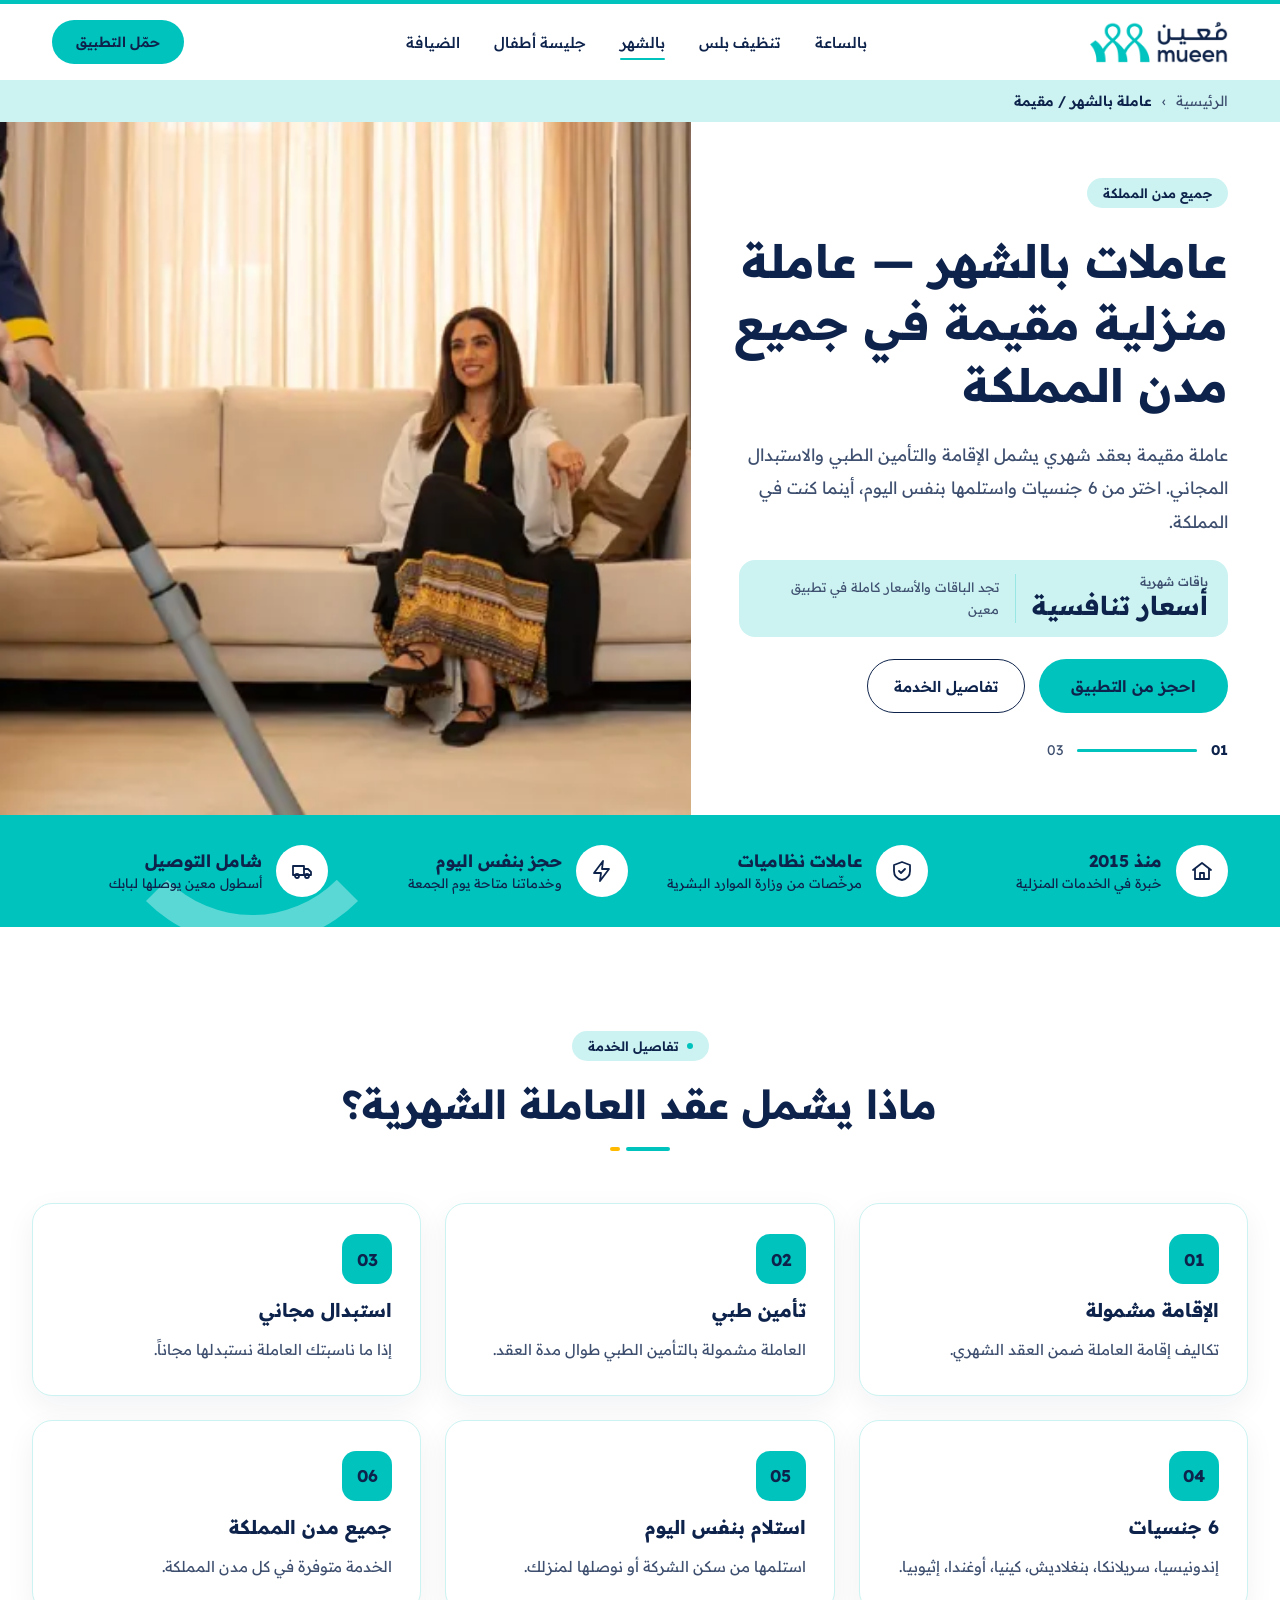
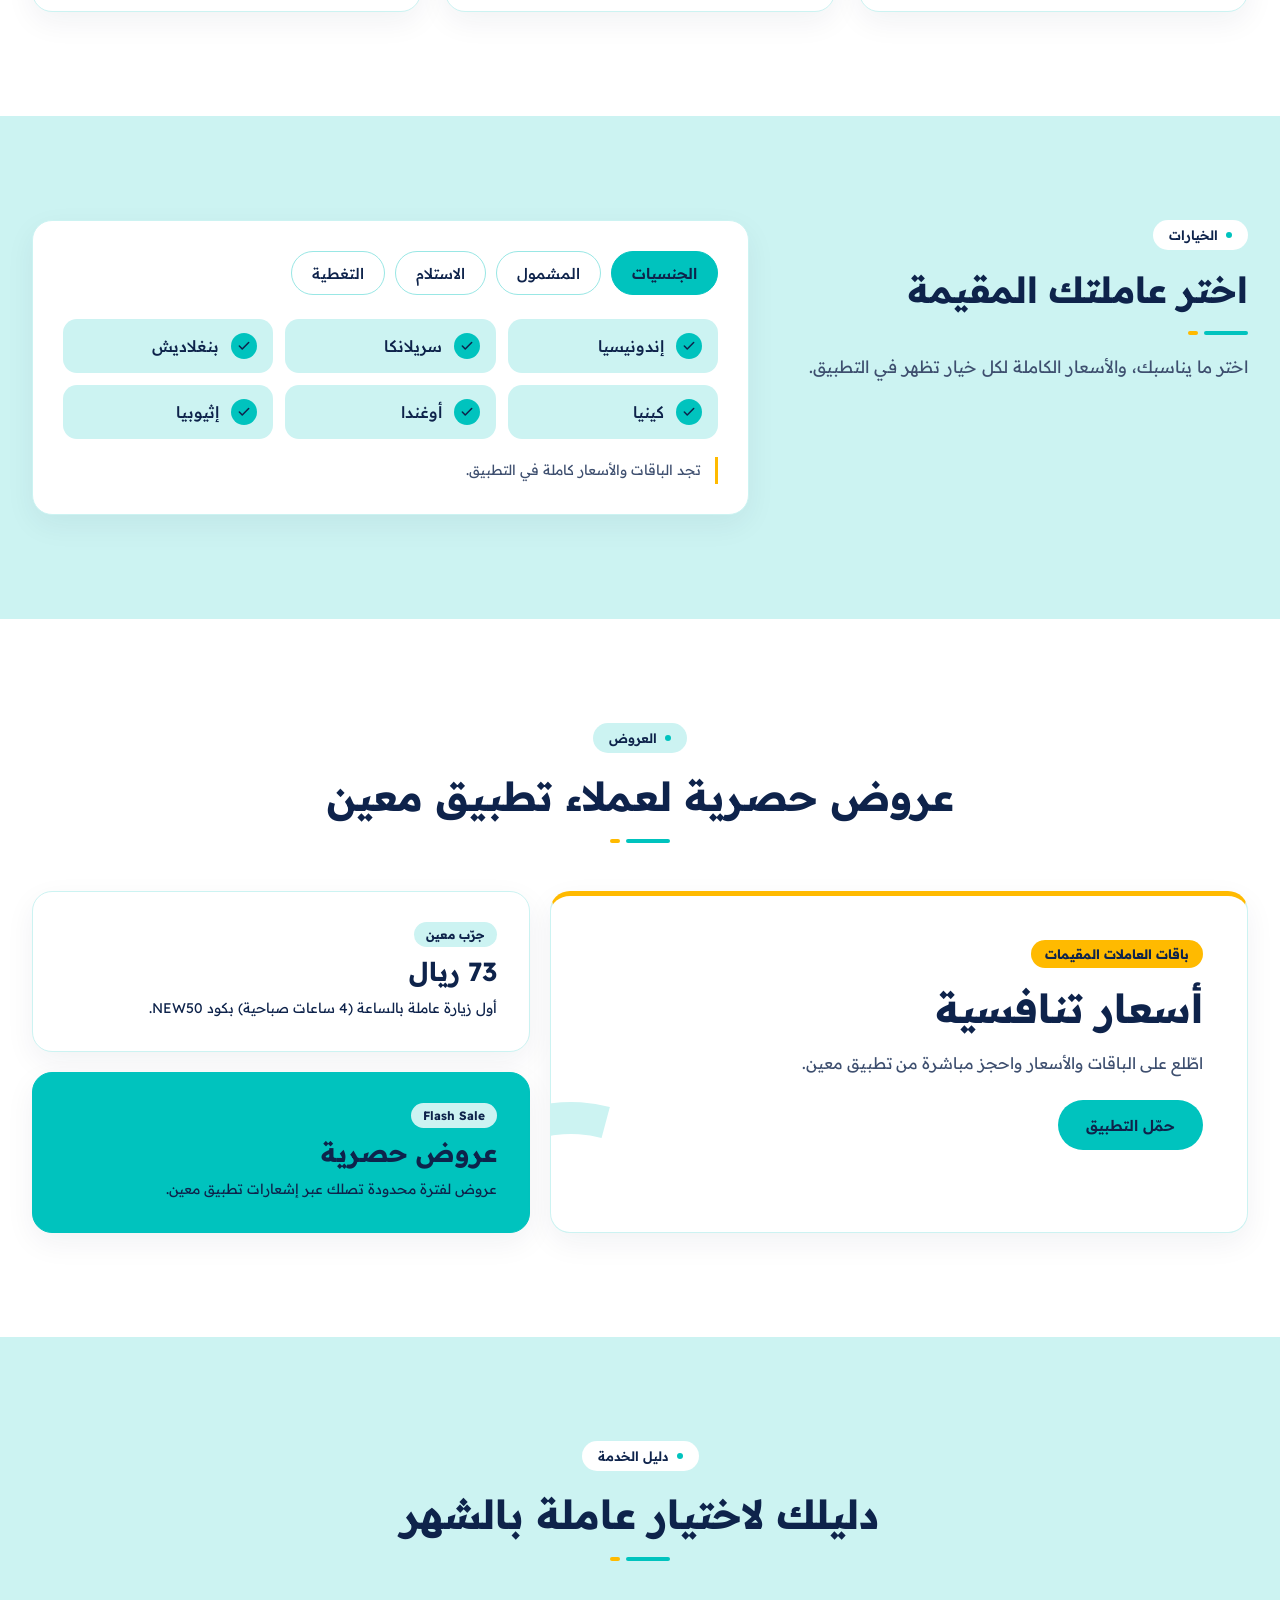
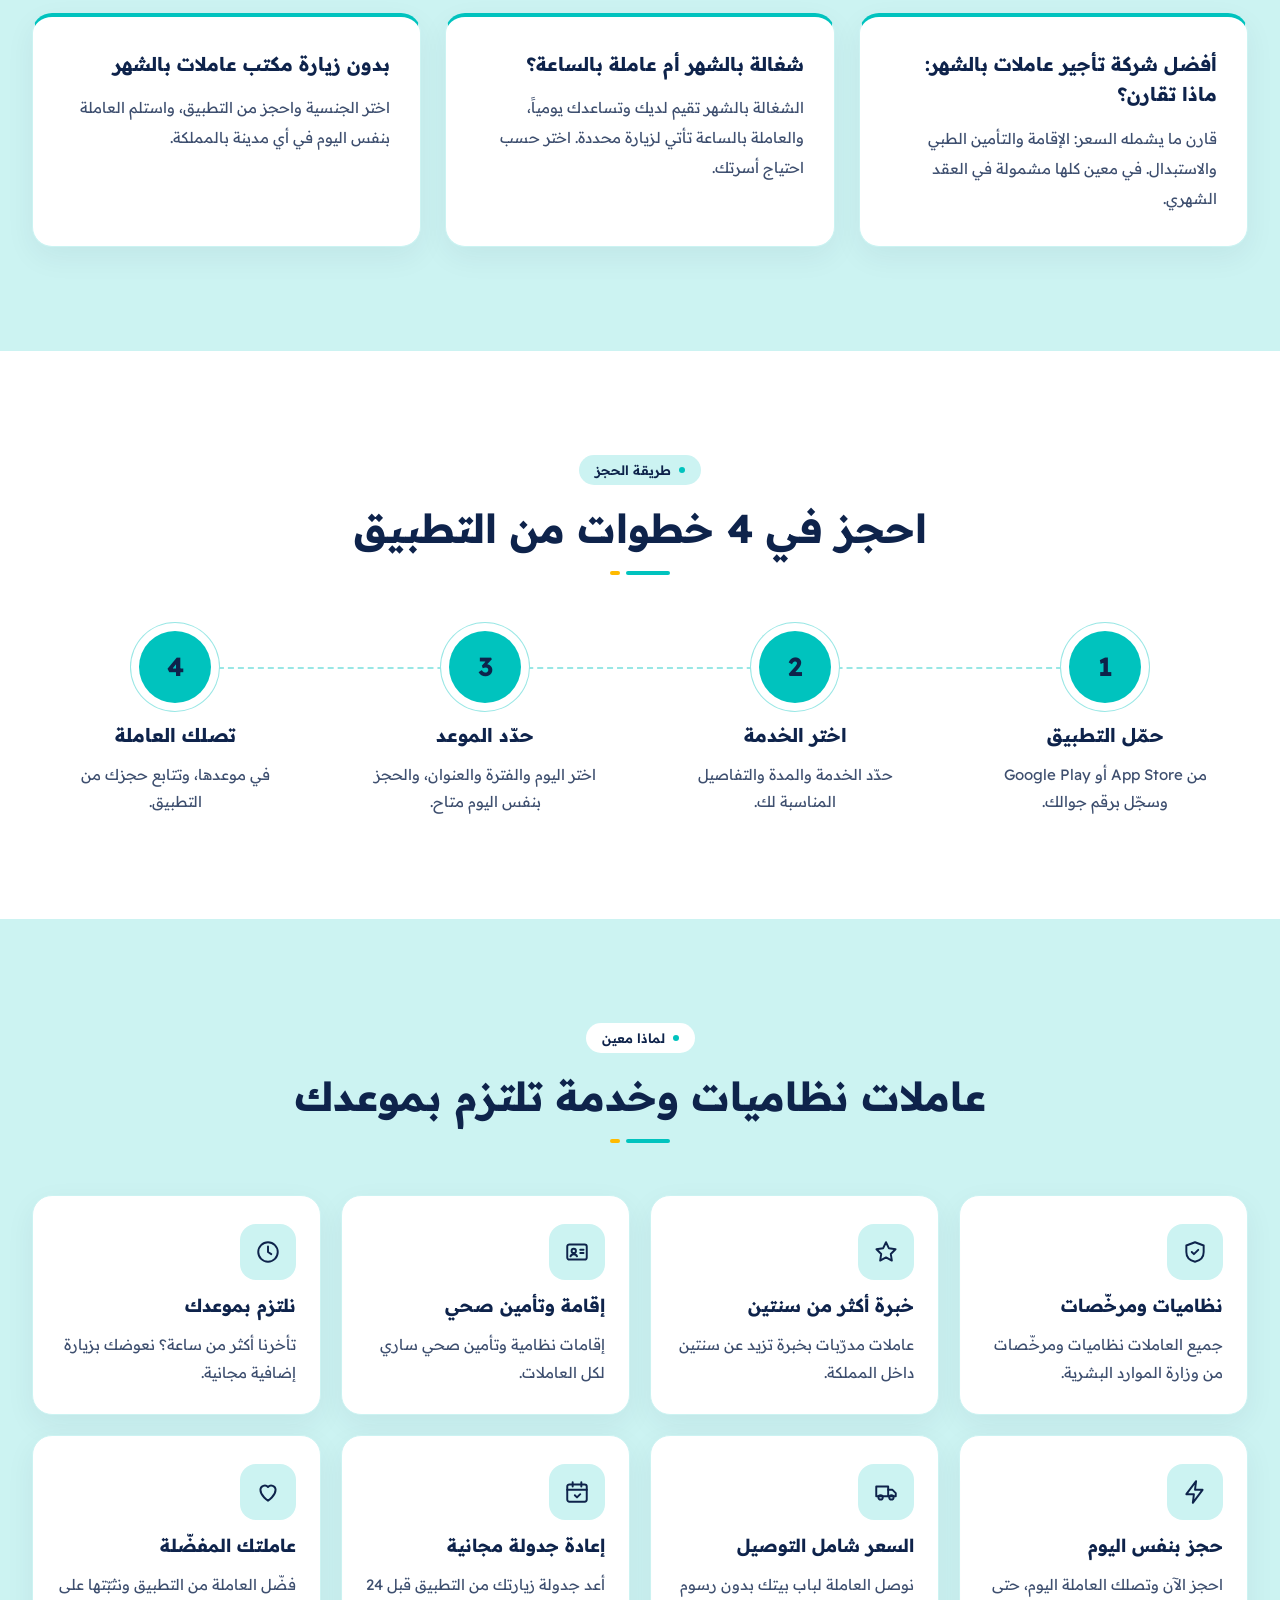
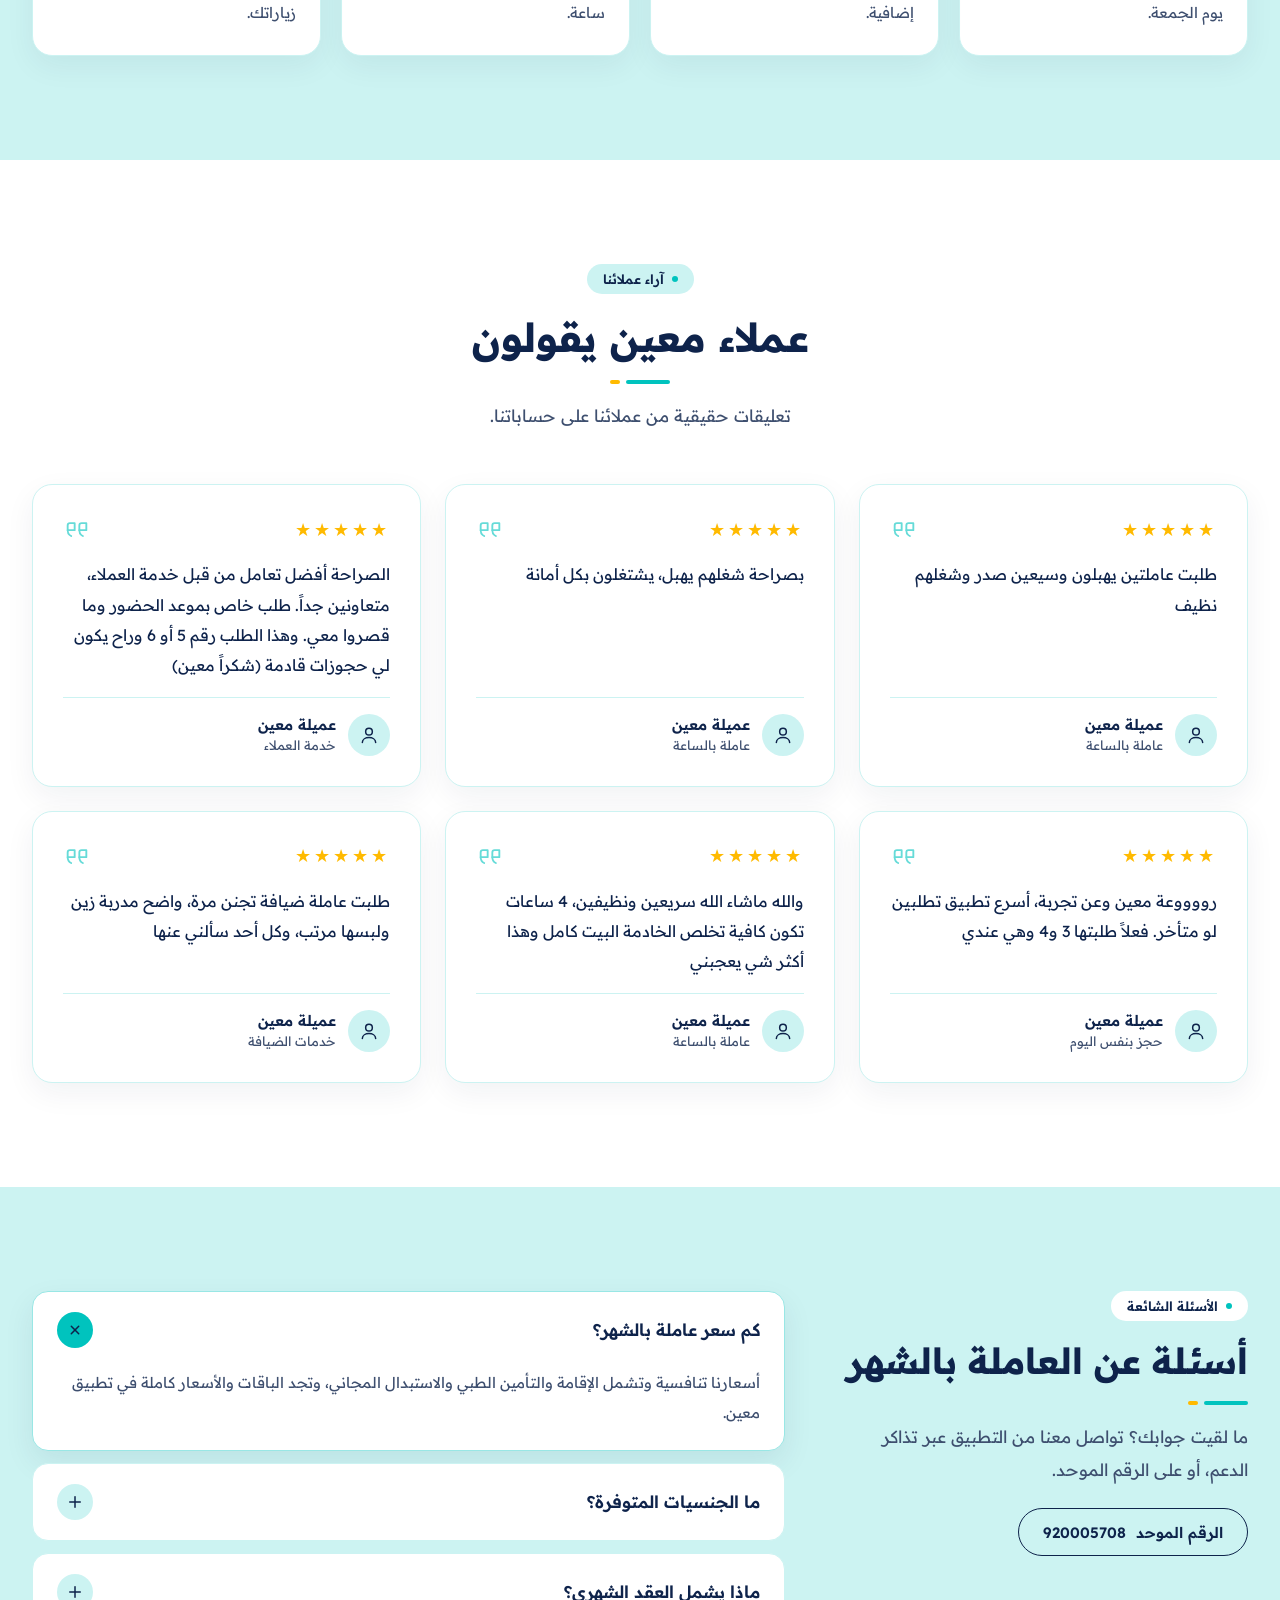
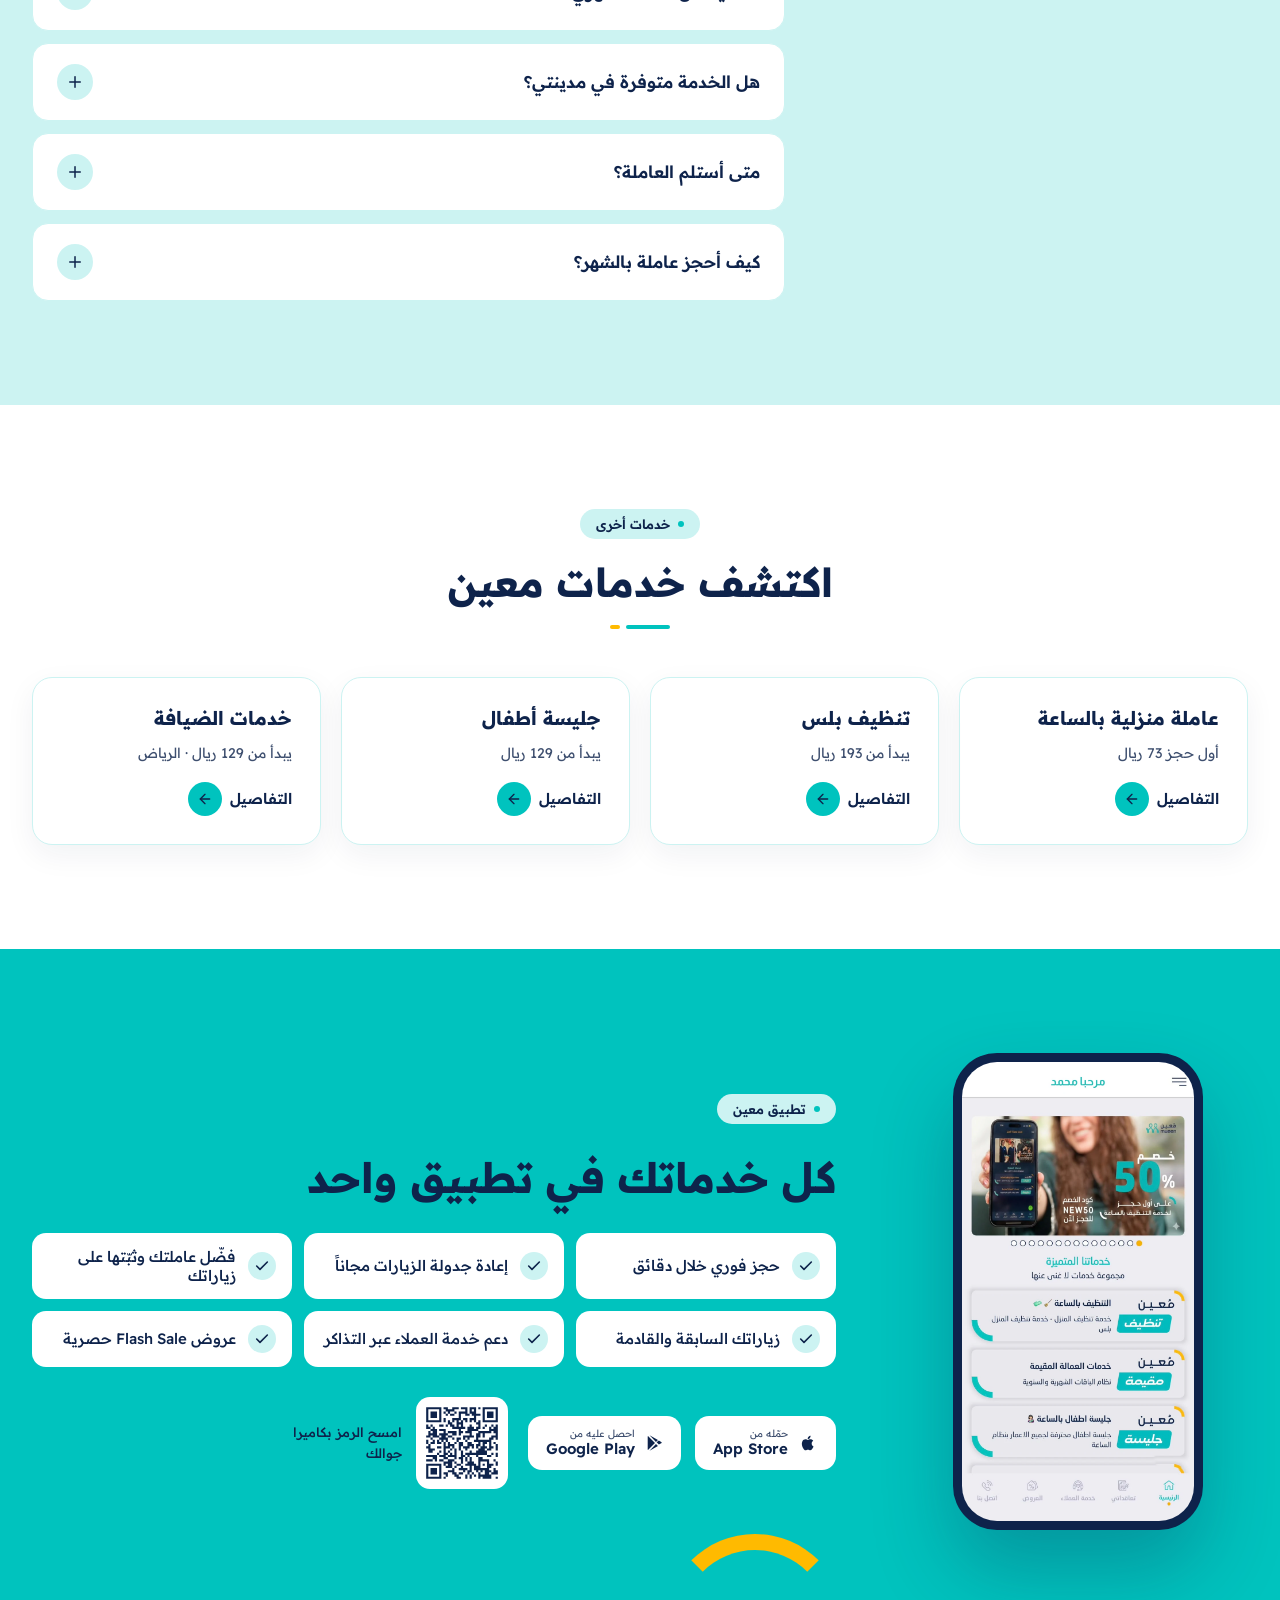
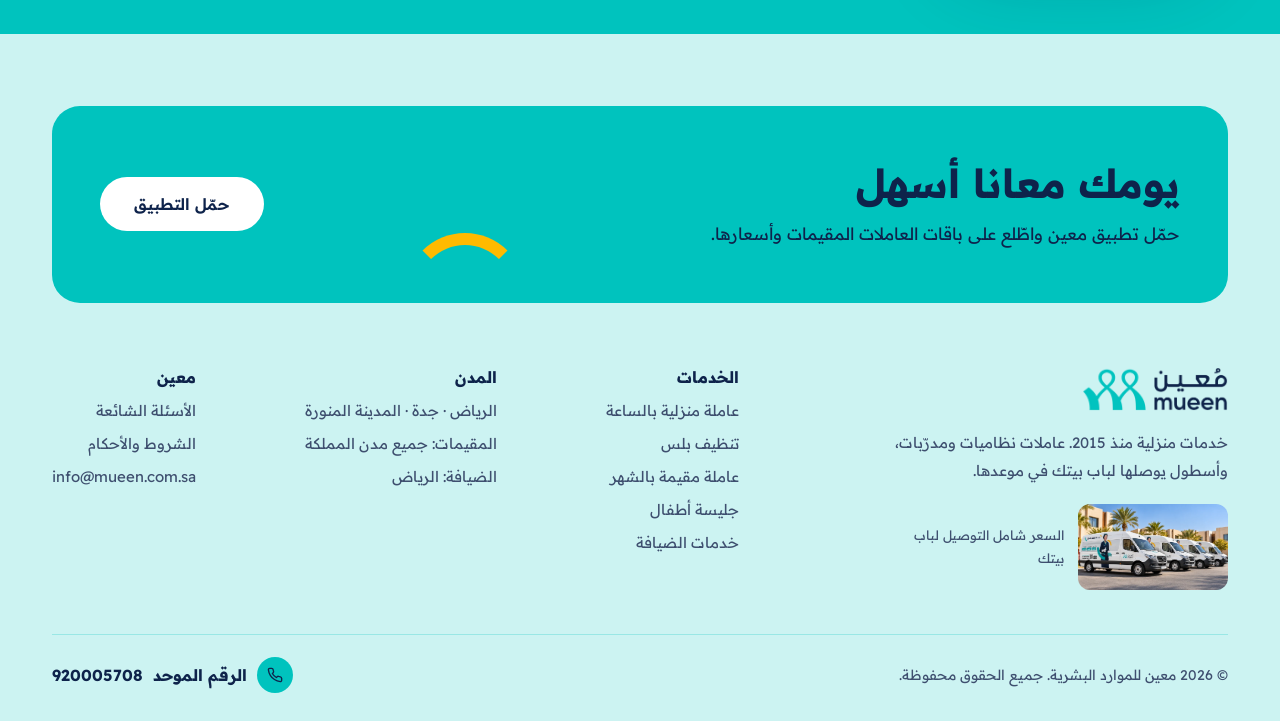
<file: monthly-maid/index.html>
<!doctype html>
<html lang="ar" dir="rtl">
<head>
<meta charset="utf-8">
<meta name="viewport" content="width=device-width, initial-scale=1">
<title>عاملات بالشهر | عاملة منزلية مقيمة من معين</title>
<meta name="description" content="عاملات بالشهر في جميع مدن المملكة: إقامة وتأمين طبي واستبدال مجاني، 6 جنسيات واستلام بنفس اليوم. اطّلع على الباقات في تطبيق معين.">
<link rel="canonical" href="https://mueen.com.sa/monthly-maid/">
<link rel="alternate" hreflang="ar-SA" href="https://mueen.com.sa/monthly-maid/">
<link rel="alternate" hreflang="x-default" href="https://mueen.com.sa/monthly-maid/">
<meta name="robots" content="index, follow, max-image-preview:large">
<meta name="theme-color" content="#00c3be">
<!-- Google Search Console: ضع رمز التحقق هنا -->
<!-- <meta name="google-site-verification" content="XXXXXXXXXXXX"> -->
<meta property="og:type" content="website">
<meta property="og:locale" content="ar_SA">
<meta property="og:site_name" content="معين">
<meta property="og:title" content="عاملات بالشهر | عاملة منزلية مقيمة من معين">
<meta property="og:description" content="عاملات بالشهر في جميع مدن المملكة: إقامة وتأمين طبي واستبدال مجاني، 6 جنسيات واستلام بنفس اليوم. اطّلع على الباقات في تطبيق معين.">
<meta property="og:url" content="https://mueen.com.sa/monthly-maid/">
<meta property="og:image" content="https://mueen.com.sa/assets/img/og-monthly-maid.jpg">
<meta property="og:image:width" content="1200">
<meta property="og:image:height" content="630">
<meta name="twitter:card" content="summary_large_image">
<meta name="twitter:title" content="عاملات بالشهر | عاملة منزلية مقيمة من معين">
<meta name="twitter:description" content="عاملات بالشهر في جميع مدن المملكة: إقامة وتأمين طبي واستبدال مجاني، 6 جنسيات واستلام بنفس اليوم. اطّلع على الباقات في تطبيق معين.">
<meta name="twitter:image" content="https://mueen.com.sa/assets/img/og-monthly-maid.jpg">
<link rel="icon" type="image/png" sizes="32x32" href="/assets/img/favicon-32.png">
<link rel="apple-touch-icon" href="/assets/img/apple-touch-icon.png">
<link rel="preconnect" href="https://fonts.googleapis.com">
<link rel="preconnect" href="https://fonts.gstatic.com" crossorigin>
<link rel="stylesheet" href="https://fonts.googleapis.com/css2?family=Readex+Pro:wght@300;400;500;600;700&amp;display=swap">
<link rel="stylesheet" href="/assets/css/style.css?v=1">
<script async src="https://www.googletagmanager.com/gtag/js?id=G-XXXXXXXXXX"></script>
<script>
window.dataLayer = window.dataLayer || [];
function gtag(){dataLayer.push(arguments);}
gtag('js', new Date());
gtag('config', 'G-XXXXXXXXXX');
gtag('config', 'AW-16564588407');
</script>
<script type="application/ld+json">
{
 "@context": "https://schema.org",
 "@graph": [
  {
   "@type": [
    "Organization",
    "LocalBusiness"
   ],
   "@id": "https://mueen.com.sa/#org",
   "name": "معين",
   "alternateName": "Mueen",
   "url": "https://mueen.com.sa/",
   "logo": "https://mueen.com.sa/assets/img/mueen-logo.png",
   "image": "https://mueen.com.sa/assets/img/hourly-3.webp",
   "telephone": "+966920005708",
   "email": "info@mueen.com.sa",
   "foundingDate": "2015",
   "slogan": "يومك معانا أسهل",
   "address": {
    "@type": "PostalAddress",
    "addressLocality": "الرياض",
    "postalCode": "11531",
    "addressCountry": "SA"
   },
   "areaServed": [
    {
     "@type": "City",
     "name": "الرياض"
    },
    {
     "@type": "City",
     "name": "جدة"
    },
    {
     "@type": "City",
     "name": "المدينة المنورة"
    },
    {
     "@type": "Country",
     "name": "المملكة العربية السعودية"
    }
   ]
  },
  {
   "@type": "WebSite",
   "@id": "https://mueen.com.sa/#website",
   "url": "https://mueen.com.sa/",
   "name": "معين",
   "inLanguage": "ar-SA",
   "publisher": {
    "@id": "https://mueen.com.sa/#org"
   }
  },
  {
   "@type": "WebPage",
   "@id": "https://mueen.com.sa/monthly-maid/#webpage",
   "url": "https://mueen.com.sa/monthly-maid/",
   "name": "عاملات بالشهر | عاملة منزلية مقيمة من معين",
   "description": "عاملات بالشهر في جميع مدن المملكة: إقامة وتأمين طبي واستبدال مجاني، 6 جنسيات واستلام بنفس اليوم. اطّلع على الباقات في تطبيق معين.",
   "inLanguage": "ar-SA",
   "isPartOf": {
    "@id": "https://mueen.com.sa/#website"
   }
  },
  {
   "@type": "Service",
   "name": "عاملة منزلية مقيمة بالشهر",
   "serviceType": "Domestic worker",
   "provider": {
    "@id": "https://mueen.com.sa/#org"
   },
   "areaServed": [
    {
     "@type": "Country",
     "name": "المملكة العربية السعودية"
    }
   ],
   "url": "https://mueen.com.sa/monthly-maid/",
   "description": "عاملات بالشهر في جميع مدن المملكة: إقامة وتأمين طبي واستبدال مجاني، 6 جنسيات واستلام بنفس اليوم. اطّلع على الباقات في تطبيق معين."
  },
  {
   "@type": "BreadcrumbList",
   "itemListElement": [
    {
     "@type": "ListItem",
     "position": 1,
     "name": "الرئيسية",
     "item": "https://mueen.com.sa/"
    },
    {
     "@type": "ListItem",
     "position": 2,
     "name": "عاملة بالشهر / مقيمة",
     "item": "https://mueen.com.sa/monthly-maid/"
    }
   ]
  },
  {
   "@type": "FAQPage",
   "mainEntity": [
    {
     "@type": "Question",
     "name": "كم سعر عاملة بالشهر؟",
     "acceptedAnswer": {
      "@type": "Answer",
      "text": "أسعارنا تنافسية وتشمل الإقامة والتأمين الطبي والاستبدال المجاني، وتجد الباقات والأسعار كاملة في تطبيق معين."
     }
    },
    {
     "@type": "Question",
     "name": "ما الجنسيات المتوفرة؟",
     "acceptedAnswer": {
      "@type": "Answer",
      "text": "إندونيسيا، سريلانكا، بنغلاديش، كينيا، أوغندا، وإثيوبيا."
     }
    },
    {
     "@type": "Question",
     "name": "ماذا يشمل العقد الشهري؟",
     "acceptedAnswer": {
      "@type": "Answer",
      "text": "الإقامة والتأمين الطبي والاستبدال المجاني."
     }
    },
    {
     "@type": "Question",
     "name": "هل الخدمة متوفرة في مدينتي؟",
     "acceptedAnswer": {
      "@type": "Answer",
      "text": "نعم، العاملات المقيمات متوفرات في جميع مدن المملكة."
     }
    },
    {
     "@type": "Question",
     "name": "متى أستلم العاملة؟",
     "acceptedAnswer": {
      "@type": "Answer",
      "text": "بنفس اليوم، من سكن الشركة أو بالتوصيل لمنزلك."
     }
    },
    {
     "@type": "Question",
     "name": "كيف أحجز عاملة بالشهر؟",
     "acceptedAnswer": {
      "@type": "Answer",
      "text": "حمّل تطبيق معين، اختر عاملة بالشهر، حدّد الجنسية، ثم أكّد الحجز."
     }
    }
   ]
  }
 ]
}
</script>
<script src="/assets/js/main.js?v=1" defer></script>
</head>
<body data-page="monthly-maid" data-service="monthly">
<a class="skip" href="#main">تخطَّ إلى المحتوى</a>
<div style="height: 4px; background: #00c3be"></div>
<header style="position: sticky; top: 0; z-index: 30; background: rgba(255,255,255,0.97); backdrop-filter: blur(10px); box-shadow: 0 1px 0 #ccf3f2">
<div class="wrap" style="padding: 16px 32px; display: flex; align-items: center; justify-content: space-between; gap: 24px">
<a href="/" aria-label="معين — الصفحة الرئيسية" style="display: flex"><img src="/assets/img/mueen-logo.webp" alt="شعار معين" width="640" height="193" style="height: 42px; width: auto; display: block"></a>
<nav class="navl" aria-label="الخدمات" style="display: flex; gap: 34px">
<a class="nl" href="/hourly-maid/">بالساعة</a>
<a class="nl" href="/home-cleaning/">تنظيف بلس</a>
<a class="nl on" href="/monthly-maid/" aria-current="page">بالشهر</a>
<a class="nl" href="/babysitter/">جليسة أطفال</a>
<a class="nl" href="/hospitality/">الضيافة</a>
</nav>
<a class="btn btn-p" href="https://mueen.onelink.me/5Kgh/8ng8j5ao?c=monthly-maid_organic&amp;af_sub3=header" data-cta="header" rel="nofollow" style="font-size: 14px; padding: 12px 24px; min-height: 44px">حمّل التطبيق</a>
</div>
</header>
<main id="main">
<div style="background: #ccf3f2">
<nav aria-label="مسار التصفح" class="wrap" style="padding: 12px 32px; font-size: 14px; color: #3e4f6f">
<ol style="list-style: none; margin: 0; padding: 0; display: flex; gap: 10px">
<li><a href="/" style="color: #3e4f6f; text-decoration: none">الرئيسية</a></li><li aria-hidden="true">›</li><li aria-current="page" style="color: #0e234b; font-weight: 600">عاملة بالشهر / مقيمة</li>
</ol>
</nav>
</div>

<section class="hero">
<div class="hero-media" data-slider data-names='[&quot;&quot;, &quot;&quot;, &quot;&quot;]'>
<div class="hs on"><img src="/assets/img/monthly-1.webp" srcset="/assets/img/monthly-1-960.webp 960w, /assets/img/monthly-1.webp 1920w" sizes="(max-width: 960px) 100vw, 54vw" alt="عاملة منزلية من معين تنظف غرفة المعيشة بحضور صاحبة المنزل" width="1920" height="800" fetchpriority="high" decoding="async" style="width: 100%; height: 100%; object-fit: cover; object-position: 45% center; display: block"></div>
<div class="hs"><img src="/assets/img/monthly-3.webp" srcset="/assets/img/monthly-3-960.webp 960w, /assets/img/monthly-3.webp 1920w" sizes="(max-width: 960px) 100vw, 54vw" alt="عاملة منزلية مقيمة من معين تغسل الأواني في المطبخ" width="1920" height="800" loading="lazy" decoding="async" style="width: 100%; height: 100%; object-fit: cover; object-position: 72% center; display: block"></div>
<div class="hs"><img src="/assets/img/monthly-0.webp" srcset="/assets/img/monthly-0-960.webp 960w, /assets/img/monthly-0.webp 1920w" sizes="(max-width: 960px) 100vw, 54vw" alt="عاملة منزلية مقيمة من معين ترتب السرير" width="1920" height="800" loading="lazy" decoding="async" style="width: 100%; height: 100%; object-fit: cover; object-position: 35% center; display: block"></div>
</div>
<div class="arc hide-sm" style="width: 520px; height: 520px; top: -260px; right: -200px; border-width: 54px; border-top-color: #ccf3f2; transform: rotate(-25deg)"></div>
<div class="hero-text">
<div style="position: relative; max-width: 510px; display: flex; flex-direction: column; gap: 22px">
<span class="eyb fu">جميع مدن المملكة</span>
<h1 class="h1 fu d1" style="margin: 0; font-size: 46px; line-height: 1.35; font-weight: 700; color: #0e234b">عاملات بالشهر — عاملة منزلية مقيمة في جميع مدن المملكة</h1>
<p class="fu d2" style="margin: 0; font-size: 17px; line-height: 1.95; color: #3e4f6f">عاملة مقيمة بعقد شهري يشمل الإقامة والتأمين الطبي والاستبدال المجاني. اختر من 6 جنسيات واستلمها بنفس اليوم، أينما كنت في المملكة.</p>
<div class="fu d2" style="display: flex; align-self: flex-start; align-items: center; gap: 16px; background: #ccf3f2; border-radius: 16px; padding: 14px 20px; flex-wrap: wrap; max-width: 100%">
<span style="display: flex; flex-direction: column; line-height: 1.3"><span style="font-size: 12px; font-weight: 500; color: #3e4f6f">باقات شهرية</span><span style="font-size: 26px; font-weight: 700; color: #0e234b">أسعار تنافسية</span></span>
<span style="width: 1px; align-self: stretch; background: #99e7e5"></span>
<span style="font-size: 13px; line-height: 1.7; color: #3e4f6f; max-width: 240px">تجد الباقات والأسعار كاملة في تطبيق معين</span>
</div>
<div class="fu d3" style="display: flex; flex-wrap: wrap; align-items: center; gap: 14px">
<a class="btn btn-p" href="https://mueen.onelink.me/5Kgh/8ng8j5ao?c=monthly-maid_organic&amp;af_sub3=hero" data-cta="hero" rel="nofollow" style="font-size: 16px; padding: 16px 32px; min-height: 54px">احجز من التطبيق</a>
<a class="btn btn-o" href="#details" style="font-size: 15px; padding: 14px 26px; min-height: 54px">تفاصيل الخدمة</a>
</div>
<div class="fu d4 hero-counter" aria-hidden="true" style="display: flex; align-items: center; gap: 14px; margin-top: 6px">
<span class="slide-idx" style="font-size: 14px; color: #0e234b; font-weight: 700" dir="ltr">01</span>
<div class="prog" style="width: 120px"></div>
<span style="font-size: 14px; color: #3e4f6f" dir="ltr">03</span>

</div>
</div>
</div>
</section>

<div style="background: #00c3be; position: relative; overflow: hidden">
<div class="arc" style="width: 300px; height: 300px; top: -170px; left: 8%; border-width: 30px; border-bottom-color: rgba(255,255,255,0.35)"></div>
<div class="wrap trust" style="position: relative; padding: 30px 32px; display: grid; grid-template-columns: repeat(4, minmax(0, 1fr)); gap: 24px">
<div style="display: flex; align-items: center; gap: 14px">
<span style="width: 52px; height: 52px; border-radius: 50%; background: #ffffff; color: #0e234b; display: flex; align-items: center; justify-content: center; flex: none"><svg width="24" height="24" viewBox="0 0 24 24" fill="none" stroke="currentColor" stroke-width="1.8" stroke-linecap="round" stroke-linejoin="round"><path d="M3 11 12 4l9 7"></path><path d="M5 10v10h14V10"></path><path d="M10 20v-6h4v6"></path></svg></span>
<span style="display: flex; flex-direction: column; line-height: 1.45"><span style="font-size: 17px; font-weight: 700; color: #0e234b">منذ 2015</span><span style="font-size: 13px; color: #0e234b">خبرة في الخدمات المنزلية</span></span>
</div>
<div style="display: flex; align-items: center; gap: 14px">
<span style="width: 52px; height: 52px; border-radius: 50%; background: #ffffff; color: #0e234b; display: flex; align-items: center; justify-content: center; flex: none"><svg width="24" height="24" viewBox="0 0 24 24" fill="none" stroke="currentColor" stroke-width="1.8" stroke-linecap="round" stroke-linejoin="round"><path d="M12 3 4 6v6c0 5 3.5 8 8 9 4.5-1 8-4 8-9V6l-8-3z"></path><path d="m9 12 2 2 4-4"></path></svg></span>
<span style="display: flex; flex-direction: column; line-height: 1.45"><span style="font-size: 17px; font-weight: 700; color: #0e234b">عاملات نظاميات</span><span style="font-size: 13px; color: #0e234b">مرخّصات من وزارة الموارد البشرية</span></span>
</div>
<div style="display: flex; align-items: center; gap: 14px">
<span style="width: 52px; height: 52px; border-radius: 50%; background: #ffffff; color: #0e234b; display: flex; align-items: center; justify-content: center; flex: none"><svg width="24" height="24" viewBox="0 0 24 24" fill="none" stroke="currentColor" stroke-width="1.8" stroke-linecap="round" stroke-linejoin="round"><path d="M13 2 4 14h7l-1 8 9-12h-7l1-8z"></path></svg></span>
<span style="display: flex; flex-direction: column; line-height: 1.45"><span style="font-size: 17px; font-weight: 700; color: #0e234b">حجز بنفس اليوم</span><span style="font-size: 13px; color: #0e234b">وخدماتنا متاحة يوم الجمعة</span></span>
</div>
<div style="display: flex; align-items: center; gap: 14px">
<span style="width: 52px; height: 52px; border-radius: 50%; background: #ffffff; color: #0e234b; display: flex; align-items: center; justify-content: center; flex: none"><svg width="24" height="24" viewBox="0 0 24 24" fill="none" stroke="currentColor" stroke-width="1.8" stroke-linecap="round" stroke-linejoin="round"><path d="M3 7h11v9H3z"></path><path d="M14 10h4l3 3v3h-7"></path><circle cx="7" cy="17" r="2"></circle><circle cx="17" cy="17" r="2"></circle></svg></span>
<span style="display: flex; flex-direction: column; line-height: 1.45"><span style="font-size: 17px; font-weight: 700; color: #0e234b">شامل التوصيل</span><span style="font-size: 13px; color: #0e234b">أسطول معين يوصلها لبابك</span></span>
</div>
</div>
</div>

<section id="details" class="sec">
<div class="wrap" style="display: flex; flex-direction: column; gap: 52px">
<div class="center" style="display: flex; flex-direction: column; gap: 16px; align-items: center; text-align: center; max-width: 760px; margin: 0 auto">
<span class="eyb"><span class="dot"></span>تفاصيل الخدمة</span>
<h2 class="h2" style="margin: 0; font-size: 40px; line-height: 1.35; font-weight: 700; color: #0e234b">ماذا يشمل عقد العاملة الشهرية؟</h2>
<div class="mark"><span style="width: 44px; background: #00c3be"></span><span style="width: 10px; background: #ffba00"></span></div>

</div>
<div class="g3">
<div class="card lift" style="padding: 30px 28px; display: flex; flex-direction: column; gap: 14px">
<span style="width: 50px; height: 50px; border-radius: 14px; background: #00c3be; color: #0e234b; display: flex; align-items: center; justify-content: center; font-size: 17px; font-weight: 700" dir="ltr">01</span>
<h3 style="margin: 0; font-size: 19px; font-weight: 700; color: #0e234b">الإقامة مشمولة</h3>
<p style="margin: 0; font-size: 15px; line-height: 1.9; color: #3e4f6f">تكاليف إقامة العاملة ضمن العقد الشهري.</p>
</div>
<div class="card lift" style="padding: 30px 28px; display: flex; flex-direction: column; gap: 14px">
<span style="width: 50px; height: 50px; border-radius: 14px; background: #00c3be; color: #0e234b; display: flex; align-items: center; justify-content: center; font-size: 17px; font-weight: 700" dir="ltr">02</span>
<h3 style="margin: 0; font-size: 19px; font-weight: 700; color: #0e234b">تأمين طبي</h3>
<p style="margin: 0; font-size: 15px; line-height: 1.9; color: #3e4f6f">العاملة مشمولة بالتأمين الطبي طوال مدة العقد.</p>
</div>
<div class="card lift" style="padding: 30px 28px; display: flex; flex-direction: column; gap: 14px">
<span style="width: 50px; height: 50px; border-radius: 14px; background: #00c3be; color: #0e234b; display: flex; align-items: center; justify-content: center; font-size: 17px; font-weight: 700" dir="ltr">03</span>
<h3 style="margin: 0; font-size: 19px; font-weight: 700; color: #0e234b">استبدال مجاني</h3>
<p style="margin: 0; font-size: 15px; line-height: 1.9; color: #3e4f6f">إذا ما ناسبتك العاملة نستبدلها مجاناً.</p>
</div>
<div class="card lift" style="padding: 30px 28px; display: flex; flex-direction: column; gap: 14px">
<span style="width: 50px; height: 50px; border-radius: 14px; background: #00c3be; color: #0e234b; display: flex; align-items: center; justify-content: center; font-size: 17px; font-weight: 700" dir="ltr">04</span>
<h3 style="margin: 0; font-size: 19px; font-weight: 700; color: #0e234b">6 جنسيات</h3>
<p style="margin: 0; font-size: 15px; line-height: 1.9; color: #3e4f6f">إندونيسيا، سريلانكا، بنغلاديش، كينيا، أوغندا، إثيوبيا.</p>
</div>
<div class="card lift" style="padding: 30px 28px; display: flex; flex-direction: column; gap: 14px">
<span style="width: 50px; height: 50px; border-radius: 14px; background: #00c3be; color: #0e234b; display: flex; align-items: center; justify-content: center; font-size: 17px; font-weight: 700" dir="ltr">05</span>
<h3 style="margin: 0; font-size: 19px; font-weight: 700; color: #0e234b">استلام بنفس اليوم</h3>
<p style="margin: 0; font-size: 15px; line-height: 1.9; color: #3e4f6f">استلمها من سكن الشركة أو نوصلها لمنزلك.</p>
</div>
<div class="card lift" style="padding: 30px 28px; display: flex; flex-direction: column; gap: 14px">
<span style="width: 50px; height: 50px; border-radius: 14px; background: #00c3be; color: #0e234b; display: flex; align-items: center; justify-content: center; font-size: 17px; font-weight: 700" dir="ltr">06</span>
<h3 style="margin: 0; font-size: 19px; font-weight: 700; color: #0e234b">جميع مدن المملكة</h3>
<p style="margin: 0; font-size: 15px; line-height: 1.9; color: #3e4f6f">الخدمة متوفرة في كل مدن المملكة.</p>
</div>
</div>
</div>
</section>

<section class="sec tint">
<div class="arc" style="width: 420px; height: 420px; top: -230px; left: -170px; border-width: 46px; border-top-color: #99e7e5; transform: rotate(-35deg)"></div>
<div class="wrap" style="position: relative; display: flex; flex-wrap: wrap; gap: 56px; align-items: flex-start">
<div style="flex: 1 1 320px">
<div class="" style="display: flex; flex-direction: column; gap: 16px; align-items: flex-start; max-width: 760px">
<span class="eyb"><span class="dot"></span>الخيارات</span>
<h2 class="h2" style="margin: 0; font-size: 36px; line-height: 1.35; font-weight: 700; color: #0e234b">اختر عاملتك المقيمة</h2>
<div class="mark"><span style="width: 44px; background: #00c3be"></span><span style="width: 10px; background: #ffba00"></span></div>
<p style="margin: 0; font-size: 17px; line-height: 1.9; color: #3e4f6f; max-width: 640px">اختر ما يناسبك، والأسعار الكاملة لكل خيار تظهر في التطبيق.</p>
</div>
</div>
<div class="card" data-tabs style="flex: 1.6 1 520px; min-width: 0; padding: 30px; display: flex; flex-direction: column; gap: 24px">
<div role="tablist" aria-label="اختر عاملتك المقيمة" style="display: flex; flex-wrap: wrap; gap: 10px">
<button class="otab on" role="tab" id="tab-0" aria-controls="panel-0" aria-selected="true" type="button">الجنسيات</button>
<button class="otab" role="tab" id="tab-1" aria-controls="panel-1" aria-selected="false" type="button">المشمول</button>
<button class="otab" role="tab" id="tab-2" aria-controls="panel-2" aria-selected="false" type="button">الاستلام</button>
<button class="otab" role="tab" id="tab-3" aria-controls="panel-3" aria-selected="false" type="button">التغطية</button>
</div>
<div class="qf" role="tabpanel" id="panel-0" aria-labelledby="tab-0" style="flex-direction: column; gap: 18px">
<ul style="margin: 0; padding: 0; list-style: none; display: grid; grid-template-columns: repeat(auto-fit, minmax(200px, 1fr)); gap: 12px">
<li style="display: flex; align-items: center; gap: 12px; padding: 14px 16px; border-radius: 14px; background: #ccf3f2; font-size: 16px; font-weight: 500; color: #0e234b"><span style="width: 26px; height: 26px; border-radius: 50%; background: #00c3be; display: flex; align-items: center; justify-content: center; flex: none"><svg width="14" height="14" viewBox="0 0 24 24" fill="none" stroke="currentColor" stroke-width="2.6" stroke-linecap="round" stroke-linejoin="round"><path d="M20 6 9 17l-5-5"></path></svg></span>إندونيسيا</li>
<li style="display: flex; align-items: center; gap: 12px; padding: 14px 16px; border-radius: 14px; background: #ccf3f2; font-size: 16px; font-weight: 500; color: #0e234b"><span style="width: 26px; height: 26px; border-radius: 50%; background: #00c3be; display: flex; align-items: center; justify-content: center; flex: none"><svg width="14" height="14" viewBox="0 0 24 24" fill="none" stroke="currentColor" stroke-width="2.6" stroke-linecap="round" stroke-linejoin="round"><path d="M20 6 9 17l-5-5"></path></svg></span>سريلانكا</li>
<li style="display: flex; align-items: center; gap: 12px; padding: 14px 16px; border-radius: 14px; background: #ccf3f2; font-size: 16px; font-weight: 500; color: #0e234b"><span style="width: 26px; height: 26px; border-radius: 50%; background: #00c3be; display: flex; align-items: center; justify-content: center; flex: none"><svg width="14" height="14" viewBox="0 0 24 24" fill="none" stroke="currentColor" stroke-width="2.6" stroke-linecap="round" stroke-linejoin="round"><path d="M20 6 9 17l-5-5"></path></svg></span>بنغلاديش</li>
<li style="display: flex; align-items: center; gap: 12px; padding: 14px 16px; border-radius: 14px; background: #ccf3f2; font-size: 16px; font-weight: 500; color: #0e234b"><span style="width: 26px; height: 26px; border-radius: 50%; background: #00c3be; display: flex; align-items: center; justify-content: center; flex: none"><svg width="14" height="14" viewBox="0 0 24 24" fill="none" stroke="currentColor" stroke-width="2.6" stroke-linecap="round" stroke-linejoin="round"><path d="M20 6 9 17l-5-5"></path></svg></span>كينيا</li>
<li style="display: flex; align-items: center; gap: 12px; padding: 14px 16px; border-radius: 14px; background: #ccf3f2; font-size: 16px; font-weight: 500; color: #0e234b"><span style="width: 26px; height: 26px; border-radius: 50%; background: #00c3be; display: flex; align-items: center; justify-content: center; flex: none"><svg width="14" height="14" viewBox="0 0 24 24" fill="none" stroke="currentColor" stroke-width="2.6" stroke-linecap="round" stroke-linejoin="round"><path d="M20 6 9 17l-5-5"></path></svg></span>أوغندا</li>
<li style="display: flex; align-items: center; gap: 12px; padding: 14px 16px; border-radius: 14px; background: #ccf3f2; font-size: 16px; font-weight: 500; color: #0e234b"><span style="width: 26px; height: 26px; border-radius: 50%; background: #00c3be; display: flex; align-items: center; justify-content: center; flex: none"><svg width="14" height="14" viewBox="0 0 24 24" fill="none" stroke="currentColor" stroke-width="2.6" stroke-linecap="round" stroke-linejoin="round"><path d="M20 6 9 17l-5-5"></path></svg></span>إثيوبيا</li>
</ul>
<p style="margin: 0; font-size: 14px; line-height: 1.9; color: #3e4f6f; padding-right: 14px; border-right: 3px solid #ffba00">تجد الباقات والأسعار كاملة في التطبيق.</p>
</div>
<div class="qf" role="tabpanel" id="panel-1" aria-labelledby="tab-1" hidden style="flex-direction: column; gap: 18px">
<ul style="margin: 0; padding: 0; list-style: none; display: grid; grid-template-columns: repeat(auto-fit, minmax(200px, 1fr)); gap: 12px">
<li style="display: flex; align-items: center; gap: 12px; padding: 14px 16px; border-radius: 14px; background: #ccf3f2; font-size: 16px; font-weight: 500; color: #0e234b"><span style="width: 26px; height: 26px; border-radius: 50%; background: #00c3be; display: flex; align-items: center; justify-content: center; flex: none"><svg width="14" height="14" viewBox="0 0 24 24" fill="none" stroke="currentColor" stroke-width="2.6" stroke-linecap="round" stroke-linejoin="round"><path d="M20 6 9 17l-5-5"></path></svg></span>الإقامة</li>
<li style="display: flex; align-items: center; gap: 12px; padding: 14px 16px; border-radius: 14px; background: #ccf3f2; font-size: 16px; font-weight: 500; color: #0e234b"><span style="width: 26px; height: 26px; border-radius: 50%; background: #00c3be; display: flex; align-items: center; justify-content: center; flex: none"><svg width="14" height="14" viewBox="0 0 24 24" fill="none" stroke="currentColor" stroke-width="2.6" stroke-linecap="round" stroke-linejoin="round"><path d="M20 6 9 17l-5-5"></path></svg></span>التأمين الطبي</li>
<li style="display: flex; align-items: center; gap: 12px; padding: 14px 16px; border-radius: 14px; background: #ccf3f2; font-size: 16px; font-weight: 500; color: #0e234b"><span style="width: 26px; height: 26px; border-radius: 50%; background: #00c3be; display: flex; align-items: center; justify-content: center; flex: none"><svg width="14" height="14" viewBox="0 0 24 24" fill="none" stroke="currentColor" stroke-width="2.6" stroke-linecap="round" stroke-linejoin="round"><path d="M20 6 9 17l-5-5"></path></svg></span>الاستبدال المجاني</li>
</ul>

</div>
<div class="qf" role="tabpanel" id="panel-2" aria-labelledby="tab-2" hidden style="flex-direction: column; gap: 18px">
<ul style="margin: 0; padding: 0; list-style: none; display: grid; grid-template-columns: repeat(auto-fit, minmax(200px, 1fr)); gap: 12px">
<li style="display: flex; align-items: center; gap: 12px; padding: 14px 16px; border-radius: 14px; background: #ccf3f2; font-size: 16px; font-weight: 500; color: #0e234b"><span style="width: 26px; height: 26px; border-radius: 50%; background: #00c3be; display: flex; align-items: center; justify-content: center; flex: none"><svg width="14" height="14" viewBox="0 0 24 24" fill="none" stroke="currentColor" stroke-width="2.6" stroke-linecap="round" stroke-linejoin="round"><path d="M20 6 9 17l-5-5"></path></svg></span>بنفس اليوم</li>
<li style="display: flex; align-items: center; gap: 12px; padding: 14px 16px; border-radius: 14px; background: #ccf3f2; font-size: 16px; font-weight: 500; color: #0e234b"><span style="width: 26px; height: 26px; border-radius: 50%; background: #00c3be; display: flex; align-items: center; justify-content: center; flex: none"><svg width="14" height="14" viewBox="0 0 24 24" fill="none" stroke="currentColor" stroke-width="2.6" stroke-linecap="round" stroke-linejoin="round"><path d="M20 6 9 17l-5-5"></path></svg></span>من سكن الشركة</li>
<li style="display: flex; align-items: center; gap: 12px; padding: 14px 16px; border-radius: 14px; background: #ccf3f2; font-size: 16px; font-weight: 500; color: #0e234b"><span style="width: 26px; height: 26px; border-radius: 50%; background: #00c3be; display: flex; align-items: center; justify-content: center; flex: none"><svg width="14" height="14" viewBox="0 0 24 24" fill="none" stroke="currentColor" stroke-width="2.6" stroke-linecap="round" stroke-linejoin="round"><path d="M20 6 9 17l-5-5"></path></svg></span>توصيل لمنزلك</li>
</ul>

</div>
<div class="qf" role="tabpanel" id="panel-3" aria-labelledby="tab-3" hidden style="flex-direction: column; gap: 18px">
<ul style="margin: 0; padding: 0; list-style: none; display: grid; grid-template-columns: repeat(auto-fit, minmax(200px, 1fr)); gap: 12px">
<li style="display: flex; align-items: center; gap: 12px; padding: 14px 16px; border-radius: 14px; background: #ccf3f2; font-size: 16px; font-weight: 500; color: #0e234b"><span style="width: 26px; height: 26px; border-radius: 50%; background: #00c3be; display: flex; align-items: center; justify-content: center; flex: none"><svg width="14" height="14" viewBox="0 0 24 24" fill="none" stroke="currentColor" stroke-width="2.6" stroke-linecap="round" stroke-linejoin="round"><path d="M20 6 9 17l-5-5"></path></svg></span>جميع مدن المملكة</li>
</ul>

</div>
</div>
</div>
</section>

<section class="sec" id="offers">
<div class="arc" style="width: 360px; height: 360px; bottom: -200px; right: -140px; border-width: 40px; border-bottom-color: #99e7e5; transform: rotate(25deg)"></div>
<div class="wrap" style="position: relative; display: flex; flex-direction: column; gap: 48px">
<div class="center" style="display: flex; flex-direction: column; gap: 16px; align-items: center; text-align: center; max-width: 760px; margin: 0 auto">
<span class="eyb"><span class="dot"></span>العروض</span>
<h2 class="h2" style="margin: 0; font-size: 40px; line-height: 1.35; font-weight: 700; color: #0e234b">عروض حصرية لعملاء تطبيق معين</h2>
<div class="mark"><span style="width: 44px; background: #00c3be"></span><span style="width: 10px; background: #ffba00"></span></div>

</div>
<div class="og">
<div class="card" style="position: relative; overflow: hidden; padding: 44px; display: flex; flex-direction: column; gap: 18px; border-top: 5px solid #ffba00">
<div class="arc" style="width: 300px; height: 300px; left: -130px; bottom: -170px; border-width: 32px; border-top-color: #ccf3f2; transform: rotate(-30deg)"></div>
<span style="position: relative; align-self: flex-start; background: #ffba00; color: #0e234b; font-size: 13px; font-weight: 700; padding: 6px 14px; border-radius: 999px">باقات العاملات المقيمات</span>
<div style="position: relative; display: flex; align-items: baseline; gap: 10px"><span style="font-size: 40px; font-weight: 700; line-height: 1.1; color: #0e234b">أسعار تنافسية</span><span style="font-size: 18px; font-weight: 600"></span></div>
<p style="position: relative; margin: 0; font-size: 16px; line-height: 1.9; color: #3e4f6f; max-width: 460px">اطّلع على الباقات والأسعار واحجز مباشرة من تطبيق معين.</p>
<div style="position: relative; display: flex; flex-wrap: wrap; align-items: center; gap: 16px; margin-top: 4px">

<a class="btn btn-p" href="https://mueen.onelink.me/5Kgh/8ng8j5ao?c=monthly-maid_organic&amp;af_sub3=offer" data-cta="offer" rel="nofollow" style="font-size: 15px; padding: 14px 28px; min-height: 50px">حمّل التطبيق</a>
</div>
</div>
<div style="display: flex; flex-direction: column; gap: 20px">
<div class="card oc" style="flex: 1; padding: 30px 32px; display: flex; flex-direction: column; gap: 8px">
<span class="ol" style="align-self: flex-start; background: #ccf3f2; color: #0e234b; font-size: 12px; font-weight: 700; padding: 5px 12px; border-radius: 999px">جرّب معين</span>
<span style="font-size: 26px; font-weight: 700; color: #0e234b">73 ريال</span>
<span style="font-size: 14px; line-height: 1.8; color: #0e234b">أول زيارة عاملة بالساعة (4 ساعات صباحية) بكود NEW50.</span>
</div>
<div class="card oc flash" style="flex: 1; padding: 30px 32px; display: flex; flex-direction: column; gap: 8px">
<span class="ol" style="align-self: flex-start; background: #ccf3f2; color: #0e234b; font-size: 12px; font-weight: 700; padding: 5px 12px; border-radius: 999px" dir="ltr">Flash Sale</span>
<span style="font-size: 26px; font-weight: 700; color: #0e234b">عروض حصرية</span>
<span style="font-size: 14px; line-height: 1.8; color: #0e234b">عروض لفترة محدودة تصلك عبر إشعارات تطبيق معين.</span>
</div>
</div>
</div>
</div>
</section>

<section class="sec tint">
<div class="arc" style="width: 360px; height: 360px; bottom: -200px; right: -140px; border-width: 40px; border-bottom-color: #99e7e5; transform: rotate(25deg)"></div>
<div class="wrap" style="position: relative; display: flex; flex-direction: column; gap: 52px">
<div class="center" style="display: flex; flex-direction: column; gap: 16px; align-items: center; text-align: center; max-width: 760px; margin: 0 auto">
<span class="eyb"><span class="dot"></span>دليل الخدمة</span>
<h2 class="h2" style="margin: 0; font-size: 40px; line-height: 1.35; font-weight: 700; color: #0e234b">دليلك لاختيار عاملة بالشهر</h2>
<div class="mark"><span style="width: 44px; background: #00c3be"></span><span style="width: 10px; background: #ffba00"></span></div>

</div>
<div class="g3">
<article class="card" style="padding: 32px 30px; display: flex; flex-direction: column; gap: 14px; border-top: 4px solid #00c3be">
<h3 style="margin: 0; font-size: 19px; line-height: 1.6; font-weight: 700; color: #0e234b">أفضل شركة تأجير عاملات بالشهر: ماذا تقارن؟</h3>
<p style="margin: 0; font-size: 15px; line-height: 2; color: #3e4f6f">قارن ما يشمله السعر: الإقامة والتأمين الطبي والاستبدال. في معين كلها مشمولة في العقد الشهري.</p>
</article>
<article class="card" style="padding: 32px 30px; display: flex; flex-direction: column; gap: 14px; border-top: 4px solid #00c3be">
<h3 style="margin: 0; font-size: 19px; line-height: 1.6; font-weight: 700; color: #0e234b">شغالة بالشهر أم عاملة بالساعة؟</h3>
<p style="margin: 0; font-size: 15px; line-height: 2; color: #3e4f6f">الشغالة بالشهر تقيم لديك وتساعدك يومياً، والعاملة بالساعة تأتي لزيارة محددة. اختر حسب احتياج أسرتك.</p>
</article>
<article class="card" style="padding: 32px 30px; display: flex; flex-direction: column; gap: 14px; border-top: 4px solid #00c3be">
<h3 style="margin: 0; font-size: 19px; line-height: 1.6; font-weight: 700; color: #0e234b">بدون زيارة مكتب عاملات بالشهر</h3>
<p style="margin: 0; font-size: 15px; line-height: 2; color: #3e4f6f">اختر الجنسية واحجز من التطبيق، واستلم العاملة بنفس اليوم في أي مدينة بالمملكة.</p>
</article>
</div>
</div>
</section>

<section class="sec ">
<div class="wrap" style="display: flex; flex-direction: column; gap: 56px">
<div class="center" style="display: flex; flex-direction: column; gap: 16px; align-items: center; text-align: center; max-width: 760px; margin: 0 auto">
<span class="eyb"><span class="dot"></span>طريقة الحجز</span>
<h2 class="h2" style="margin: 0; font-size: 40px; line-height: 1.35; font-weight: 700; color: #0e234b">احجز في 4 خطوات من التطبيق</h2>
<div class="mark"><span style="width: 44px; background: #00c3be"></span><span style="width: 10px; background: #ffba00"></span></div>

</div>
<div class="steps">
<div style="display: flex; flex-direction: column; align-items: center; text-align: center; gap: 14px">
<span class="snum" style="">1</span>
<h3 style="margin: 6px 0 0; font-size: 19px; font-weight: 700; color: #0e234b">حمّل التطبيق</h3>
<p style="margin: 0; font-size: 15px; line-height: 1.8; color: #3e4f6f; max-width: 240px">من App Store أو Google Play وسجّل برقم جوالك.</p>
</div>
<div style="display: flex; flex-direction: column; align-items: center; text-align: center; gap: 14px">
<span class="snum" style="">2</span>
<h3 style="margin: 6px 0 0; font-size: 19px; font-weight: 700; color: #0e234b">اختر الخدمة</h3>
<p style="margin: 0; font-size: 15px; line-height: 1.8; color: #3e4f6f; max-width: 240px">حدّد الخدمة والمدة والتفاصيل المناسبة لك.</p>
</div>
<div style="display: flex; flex-direction: column; align-items: center; text-align: center; gap: 14px">
<span class="snum" style="">3</span>
<h3 style="margin: 6px 0 0; font-size: 19px; font-weight: 700; color: #0e234b">حدّد الموعد</h3>
<p style="margin: 0; font-size: 15px; line-height: 1.8; color: #3e4f6f; max-width: 240px">اختر اليوم والفترة والعنوان، والحجز بنفس اليوم متاح.</p>
</div>
<div style="display: flex; flex-direction: column; align-items: center; text-align: center; gap: 14px">
<span class="snum" style="">4</span>
<h3 style="margin: 6px 0 0; font-size: 19px; font-weight: 700; color: #0e234b">تصلك العاملة</h3>
<p style="margin: 0; font-size: 15px; line-height: 1.8; color: #3e4f6f; max-width: 240px">في موعدها، وتتابع حجزك من التطبيق.</p>
</div>
</div>
</div>
</section>

<section class="sec tint">
<div class="arc" style="width: 420px; height: 420px; top: -230px; left: -170px; border-width: 46px; border-top-color: #99e7e5; transform: rotate(-35deg)"></div>
<div class="wrap" style="position: relative; display: flex; flex-direction: column; gap: 52px">
<div class="center" style="display: flex; flex-direction: column; gap: 16px; align-items: center; text-align: center; max-width: 760px; margin: 0 auto">
<span class="eyb"><span class="dot"></span>لماذا معين</span>
<h2 class="h2" style="margin: 0; font-size: 40px; line-height: 1.35; font-weight: 700; color: #0e234b">عاملات نظاميات وخدمة تلتزم بموعدك</h2>
<div class="mark"><span style="width: 44px; background: #00c3be"></span><span style="width: 10px; background: #ffba00"></span></div>

</div>
<div class="g4">
<div class="card lift" style="padding: 28px 24px; display: flex; flex-direction: column; gap: 14px">
<span class="ico" style="background: #ccf3f2"><svg width="26" height="26" viewBox="0 0 24 24" fill="none" stroke="currentColor" stroke-width="1.8" stroke-linecap="round" stroke-linejoin="round"><path d="M12 3 4 6v6c0 5 3.5 8 8 9 4.5-1 8-4 8-9V6l-8-3z"></path><path d="m9 12 2 2 4-4"></path></svg></span>
<h3 style="margin: 0; font-size: 18px; font-weight: 700; color: #0e234b">نظاميات ومرخّصات</h3>
<p style="margin: 0; font-size: 15px; line-height: 1.85; color: #3e4f6f">جميع العاملات نظاميات ومرخّصات من وزارة الموارد البشرية.</p>
</div>
<div class="card lift" style="padding: 28px 24px; display: flex; flex-direction: column; gap: 14px">
<span class="ico" style="background: #ccf3f2"><svg width="26" height="26" viewBox="0 0 24 24" fill="none" stroke="currentColor" stroke-width="1.8" stroke-linecap="round" stroke-linejoin="round"><path d="m12 3 2.7 5.6 6.1.9-4.4 4.3 1 6.1L12 17l-5.4 2.9 1-6.1L3.2 9.5l6.1-.9L12 3z"></path></svg></span>
<h3 style="margin: 0; font-size: 18px; font-weight: 700; color: #0e234b">خبرة أكثر من سنتين</h3>
<p style="margin: 0; font-size: 15px; line-height: 1.85; color: #3e4f6f">عاملات مدرّبات بخبرة تزيد عن سنتين داخل المملكة.</p>
</div>
<div class="card lift" style="padding: 28px 24px; display: flex; flex-direction: column; gap: 14px">
<span class="ico" style="background: #ccf3f2"><svg width="26" height="26" viewBox="0 0 24 24" fill="none" stroke="currentColor" stroke-width="1.8" stroke-linecap="round" stroke-linejoin="round"><rect x="3" y="5" width="18" height="14" rx="2"></rect><circle cx="9" cy="11" r="2"></circle><path d="M6 16c.5-1.5 1.7-2 3-2s2.5.5 3 2"></path><path d="M15 10h3M15 13h3"></path></svg></span>
<h3 style="margin: 0; font-size: 18px; font-weight: 700; color: #0e234b">إقامة وتأمين صحي</h3>
<p style="margin: 0; font-size: 15px; line-height: 1.85; color: #3e4f6f">إقامات نظامية وتأمين صحي ساري لكل العاملات.</p>
</div>
<div class="card lift" style="padding: 28px 24px; display: flex; flex-direction: column; gap: 14px">
<span class="ico" style="background: #ccf3f2"><svg width="26" height="26" viewBox="0 0 24 24" fill="none" stroke="currentColor" stroke-width="1.8" stroke-linecap="round" stroke-linejoin="round"><circle cx="12" cy="12" r="9"></circle><path d="M12 7v5l3 2"></path></svg></span>
<h3 style="margin: 0; font-size: 18px; font-weight: 700; color: #0e234b">نلتزم بموعدك</h3>
<p style="margin: 0; font-size: 15px; line-height: 1.85; color: #3e4f6f">تأخرنا أكثر من ساعة؟ نعوضك بزيارة إضافية مجانية.</p>
</div>
<div class="card lift" style="padding: 28px 24px; display: flex; flex-direction: column; gap: 14px">
<span class="ico" style="background: #ccf3f2"><svg width="26" height="26" viewBox="0 0 24 24" fill="none" stroke="currentColor" stroke-width="1.8" stroke-linecap="round" stroke-linejoin="round"><path d="M13 2 4 14h7l-1 8 9-12h-7l1-8z"></path></svg></span>
<h3 style="margin: 0; font-size: 18px; font-weight: 700; color: #0e234b">حجز بنفس اليوم</h3>
<p style="margin: 0; font-size: 15px; line-height: 1.85; color: #3e4f6f">احجز الآن وتصلك العاملة اليوم، حتى يوم الجمعة.</p>
</div>
<div class="card lift" style="padding: 28px 24px; display: flex; flex-direction: column; gap: 14px">
<span class="ico" style="background: #ccf3f2"><svg width="26" height="26" viewBox="0 0 24 24" fill="none" stroke="currentColor" stroke-width="1.8" stroke-linecap="round" stroke-linejoin="round"><path d="M3 7h11v9H3z"></path><path d="M14 10h4l3 3v3h-7"></path><circle cx="7" cy="17" r="2"></circle><circle cx="17" cy="17" r="2"></circle></svg></span>
<h3 style="margin: 0; font-size: 18px; font-weight: 700; color: #0e234b">السعر شامل التوصيل</h3>
<p style="margin: 0; font-size: 15px; line-height: 1.85; color: #3e4f6f">نوصل العاملة لباب بيتك بدون رسوم إضافية.</p>
</div>
<div class="card lift" style="padding: 28px 24px; display: flex; flex-direction: column; gap: 14px">
<span class="ico" style="background: #ccf3f2"><svg width="26" height="26" viewBox="0 0 24 24" fill="none" stroke="currentColor" stroke-width="1.8" stroke-linecap="round" stroke-linejoin="round"><rect x="3" y="5" width="18" height="16" rx="2"></rect><path d="M3 10h18M8 3v4M16 3v4"></path><path d="m10 15 2 2 3-3"></path></svg></span>
<h3 style="margin: 0; font-size: 18px; font-weight: 700; color: #0e234b">إعادة جدولة مجانية</h3>
<p style="margin: 0; font-size: 15px; line-height: 1.85; color: #3e4f6f">أعد جدولة زيارتك من التطبيق قبل 24 ساعة.</p>
</div>
<div class="card lift" style="padding: 28px 24px; display: flex; flex-direction: column; gap: 14px">
<span class="ico" style="background: #ccf3f2"><svg width="26" height="26" viewBox="0 0 24 24" fill="none" stroke="currentColor" stroke-width="1.8" stroke-linecap="round" stroke-linejoin="round"><path d="M12 20s-7-4.4-7-10a4 4 0 0 1 7-2.6A4 4 0 0 1 19 10c0 5.6-7 10-7 10z"></path></svg></span>
<h3 style="margin: 0; font-size: 18px; font-weight: 700; color: #0e234b">عاملتك المفضّلة</h3>
<p style="margin: 0; font-size: 15px; line-height: 1.85; color: #3e4f6f">فضّل العاملة من التطبيق ونثبّتها على زياراتك.</p>
</div>
</div>
</div>
</section>

<section class="sec">
<div class="wrap" style="display: flex; flex-direction: column; gap: 52px">
<div class="center" style="display: flex; flex-direction: column; gap: 16px; align-items: center; text-align: center; max-width: 760px; margin: 0 auto">
<span class="eyb"><span class="dot"></span>آراء عملائنا</span>
<h2 class="h2" style="margin: 0; font-size: 40px; line-height: 1.35; font-weight: 700; color: #0e234b">عملاء معين يقولون</h2>
<div class="mark"><span style="width: 44px; background: #00c3be"></span><span style="width: 10px; background: #ffba00"></span></div>
<p style="margin: 0; font-size: 17px; line-height: 1.9; color: #3e4f6f; max-width: 640px">تعليقات حقيقية من عملائنا على حساباتنا.</p>
</div>
<div class="g3">
<figure class="card lift" style="margin: 0; padding: 30px; display: flex; flex-direction: column; gap: 16px">
<div style="display: flex; justify-content: space-between; align-items: center">
<span style="color: #ffba00; font-size: 18px; letter-spacing: 3px" aria-label="5 نجوم">★★★★★</span>
<span style="color: #66dbd8; display: flex"><svg width="28" height="28" viewBox="0 0 24 24" fill="none" stroke="currentColor" stroke-width="1.6" stroke-linecap="round" stroke-linejoin="round"><path d="M10 7H6a2 2 0 0 0-2 2v4h6V7zM20 7h-4a2 2 0 0 0-2 2v4h6V7z"></path><path d="M4 13c0 3 1 4 3 5M14 13c0 3 1 4 3 5"></path></svg></span>
</div>
<blockquote style="margin: 0; font-size: 16px; line-height: 1.9; color: #0e234b">طلبت عاملتين يهبلون وسيعين صدر وشغلهم نظيف</blockquote>
<figcaption style="display: flex; align-items: center; gap: 12px; margin-top: auto; padding-top: 16px; border-top: 1px solid #ccf3f2">
<span style="width: 42px; height: 42px; border-radius: 50%; background: #ccf3f2; color: #0e234b; display: flex; align-items: center; justify-content: center"><svg width="20" height="20" viewBox="0 0 24 24" fill="none" stroke="currentColor" stroke-width="1.8" stroke-linecap="round" stroke-linejoin="round"><circle cx="12" cy="8" r="4"></circle><path d="M4 21c0-4 4-6 8-6s8 2 8 6"></path></svg></span>
<span style="display: flex; flex-direction: column; line-height: 1.5"><span style="font-weight: 600; font-size: 15px">عميلة معين</span><span style="font-size: 13px; color: #3e4f6f">عاملة بالساعة</span></span>
</figcaption>
</figure>
<figure class="card lift" style="margin: 0; padding: 30px; display: flex; flex-direction: column; gap: 16px">
<div style="display: flex; justify-content: space-between; align-items: center">
<span style="color: #ffba00; font-size: 18px; letter-spacing: 3px" aria-label="5 نجوم">★★★★★</span>
<span style="color: #66dbd8; display: flex"><svg width="28" height="28" viewBox="0 0 24 24" fill="none" stroke="currentColor" stroke-width="1.6" stroke-linecap="round" stroke-linejoin="round"><path d="M10 7H6a2 2 0 0 0-2 2v4h6V7zM20 7h-4a2 2 0 0 0-2 2v4h6V7z"></path><path d="M4 13c0 3 1 4 3 5M14 13c0 3 1 4 3 5"></path></svg></span>
</div>
<blockquote style="margin: 0; font-size: 16px; line-height: 1.9; color: #0e234b">بصراحة شغلهم يهبل، يشتغلون بكل أمانة</blockquote>
<figcaption style="display: flex; align-items: center; gap: 12px; margin-top: auto; padding-top: 16px; border-top: 1px solid #ccf3f2">
<span style="width: 42px; height: 42px; border-radius: 50%; background: #ccf3f2; color: #0e234b; display: flex; align-items: center; justify-content: center"><svg width="20" height="20" viewBox="0 0 24 24" fill="none" stroke="currentColor" stroke-width="1.8" stroke-linecap="round" stroke-linejoin="round"><circle cx="12" cy="8" r="4"></circle><path d="M4 21c0-4 4-6 8-6s8 2 8 6"></path></svg></span>
<span style="display: flex; flex-direction: column; line-height: 1.5"><span style="font-weight: 600; font-size: 15px">عميلة معين</span><span style="font-size: 13px; color: #3e4f6f">عاملة بالساعة</span></span>
</figcaption>
</figure>
<figure class="card lift" style="margin: 0; padding: 30px; display: flex; flex-direction: column; gap: 16px">
<div style="display: flex; justify-content: space-between; align-items: center">
<span style="color: #ffba00; font-size: 18px; letter-spacing: 3px" aria-label="5 نجوم">★★★★★</span>
<span style="color: #66dbd8; display: flex"><svg width="28" height="28" viewBox="0 0 24 24" fill="none" stroke="currentColor" stroke-width="1.6" stroke-linecap="round" stroke-linejoin="round"><path d="M10 7H6a2 2 0 0 0-2 2v4h6V7zM20 7h-4a2 2 0 0 0-2 2v4h6V7z"></path><path d="M4 13c0 3 1 4 3 5M14 13c0 3 1 4 3 5"></path></svg></span>
</div>
<blockquote style="margin: 0; font-size: 16px; line-height: 1.9; color: #0e234b">الصراحة أفضل تعامل من قبل خدمة العملاء، متعاونين جداً. طلب خاص بموعد الحضور وما قصروا معي. وهذا الطلب رقم 5 أو 6 وراح يكون لي حجوزات قادمة (شكراً معين)</blockquote>
<figcaption style="display: flex; align-items: center; gap: 12px; margin-top: auto; padding-top: 16px; border-top: 1px solid #ccf3f2">
<span style="width: 42px; height: 42px; border-radius: 50%; background: #ccf3f2; color: #0e234b; display: flex; align-items: center; justify-content: center"><svg width="20" height="20" viewBox="0 0 24 24" fill="none" stroke="currentColor" stroke-width="1.8" stroke-linecap="round" stroke-linejoin="round"><circle cx="12" cy="8" r="4"></circle><path d="M4 21c0-4 4-6 8-6s8 2 8 6"></path></svg></span>
<span style="display: flex; flex-direction: column; line-height: 1.5"><span style="font-weight: 600; font-size: 15px">عميلة معين</span><span style="font-size: 13px; color: #3e4f6f">خدمة العملاء</span></span>
</figcaption>
</figure>
<figure class="card lift" style="margin: 0; padding: 30px; display: flex; flex-direction: column; gap: 16px">
<div style="display: flex; justify-content: space-between; align-items: center">
<span style="color: #ffba00; font-size: 18px; letter-spacing: 3px" aria-label="5 نجوم">★★★★★</span>
<span style="color: #66dbd8; display: flex"><svg width="28" height="28" viewBox="0 0 24 24" fill="none" stroke="currentColor" stroke-width="1.6" stroke-linecap="round" stroke-linejoin="round"><path d="M10 7H6a2 2 0 0 0-2 2v4h6V7zM20 7h-4a2 2 0 0 0-2 2v4h6V7z"></path><path d="M4 13c0 3 1 4 3 5M14 13c0 3 1 4 3 5"></path></svg></span>
</div>
<blockquote style="margin: 0; font-size: 16px; line-height: 1.9; color: #0e234b">رووووعة معين وعن تجربة، أسرع تطبيق تطلبين لو متأخر. فعلاً طلبتها 3 و4 وهي عندي</blockquote>
<figcaption style="display: flex; align-items: center; gap: 12px; margin-top: auto; padding-top: 16px; border-top: 1px solid #ccf3f2">
<span style="width: 42px; height: 42px; border-radius: 50%; background: #ccf3f2; color: #0e234b; display: flex; align-items: center; justify-content: center"><svg width="20" height="20" viewBox="0 0 24 24" fill="none" stroke="currentColor" stroke-width="1.8" stroke-linecap="round" stroke-linejoin="round"><circle cx="12" cy="8" r="4"></circle><path d="M4 21c0-4 4-6 8-6s8 2 8 6"></path></svg></span>
<span style="display: flex; flex-direction: column; line-height: 1.5"><span style="font-weight: 600; font-size: 15px">عميلة معين</span><span style="font-size: 13px; color: #3e4f6f">حجز بنفس اليوم</span></span>
</figcaption>
</figure>
<figure class="card lift" style="margin: 0; padding: 30px; display: flex; flex-direction: column; gap: 16px">
<div style="display: flex; justify-content: space-between; align-items: center">
<span style="color: #ffba00; font-size: 18px; letter-spacing: 3px" aria-label="5 نجوم">★★★★★</span>
<span style="color: #66dbd8; display: flex"><svg width="28" height="28" viewBox="0 0 24 24" fill="none" stroke="currentColor" stroke-width="1.6" stroke-linecap="round" stroke-linejoin="round"><path d="M10 7H6a2 2 0 0 0-2 2v4h6V7zM20 7h-4a2 2 0 0 0-2 2v4h6V7z"></path><path d="M4 13c0 3 1 4 3 5M14 13c0 3 1 4 3 5"></path></svg></span>
</div>
<blockquote style="margin: 0; font-size: 16px; line-height: 1.9; color: #0e234b">والله ماشاء الله سريعين ونظيفين، 4 ساعات تكون كافية تخلص الخادمة البيت كامل وهذا أكثر شي يعجبني</blockquote>
<figcaption style="display: flex; align-items: center; gap: 12px; margin-top: auto; padding-top: 16px; border-top: 1px solid #ccf3f2">
<span style="width: 42px; height: 42px; border-radius: 50%; background: #ccf3f2; color: #0e234b; display: flex; align-items: center; justify-content: center"><svg width="20" height="20" viewBox="0 0 24 24" fill="none" stroke="currentColor" stroke-width="1.8" stroke-linecap="round" stroke-linejoin="round"><circle cx="12" cy="8" r="4"></circle><path d="M4 21c0-4 4-6 8-6s8 2 8 6"></path></svg></span>
<span style="display: flex; flex-direction: column; line-height: 1.5"><span style="font-weight: 600; font-size: 15px">عميلة معين</span><span style="font-size: 13px; color: #3e4f6f">عاملة بالساعة</span></span>
</figcaption>
</figure>
<figure class="card lift" style="margin: 0; padding: 30px; display: flex; flex-direction: column; gap: 16px">
<div style="display: flex; justify-content: space-between; align-items: center">
<span style="color: #ffba00; font-size: 18px; letter-spacing: 3px" aria-label="5 نجوم">★★★★★</span>
<span style="color: #66dbd8; display: flex"><svg width="28" height="28" viewBox="0 0 24 24" fill="none" stroke="currentColor" stroke-width="1.6" stroke-linecap="round" stroke-linejoin="round"><path d="M10 7H6a2 2 0 0 0-2 2v4h6V7zM20 7h-4a2 2 0 0 0-2 2v4h6V7z"></path><path d="M4 13c0 3 1 4 3 5M14 13c0 3 1 4 3 5"></path></svg></span>
</div>
<blockquote style="margin: 0; font-size: 16px; line-height: 1.9; color: #0e234b">طلبت عاملة ضيافة تجنن مرة، واضح مدربة زين ولبسها مرتب، وكل أحد سألني عنها</blockquote>
<figcaption style="display: flex; align-items: center; gap: 12px; margin-top: auto; padding-top: 16px; border-top: 1px solid #ccf3f2">
<span style="width: 42px; height: 42px; border-radius: 50%; background: #ccf3f2; color: #0e234b; display: flex; align-items: center; justify-content: center"><svg width="20" height="20" viewBox="0 0 24 24" fill="none" stroke="currentColor" stroke-width="1.8" stroke-linecap="round" stroke-linejoin="round"><circle cx="12" cy="8" r="4"></circle><path d="M4 21c0-4 4-6 8-6s8 2 8 6"></path></svg></span>
<span style="display: flex; flex-direction: column; line-height: 1.5"><span style="font-weight: 600; font-size: 15px">عميلة معين</span><span style="font-size: 13px; color: #3e4f6f">خدمات الضيافة</span></span>
</figcaption>
</figure>
</div>
</div>
</section>

<section id="faq" class="sec tint">
<div class="wrap" style="display: flex; flex-wrap: wrap; gap: 56px">
<div style="flex: 1 1 300px; display: flex; flex-direction: column; gap: 22px">
<div class="" style="display: flex; flex-direction: column; gap: 16px; align-items: flex-start; max-width: 760px">
<span class="eyb"><span class="dot"></span>الأسئلة الشائعة</span>
<h2 class="h2" style="margin: 0; font-size: 36px; line-height: 1.35; font-weight: 700; color: #0e234b">أسئلة عن العاملة بالشهر</h2>
<div class="mark"><span style="width: 44px; background: #00c3be"></span><span style="width: 10px; background: #ffba00"></span></div>
<p style="margin: 0; font-size: 17px; line-height: 1.9; color: #3e4f6f; max-width: 640px">ما لقيت جوابك؟ تواصل معنا من التطبيق عبر تذاكر الدعم، أو على الرقم الموحد.</p>
</div>
<a class="btn btn-o" href="tel:920005708" style="align-self: flex-start; font-size: 15px; padding: 12px 24px; min-height: 48px">الرقم الموحد <span dir="ltr">920005708</span></a>
</div>
<div style="flex: 2 1 540px; display: flex; flex-direction: column; gap: 12px">
<details class="fq" open>
<summary><span>كم سعر عاملة بالشهر؟</span><span class="fqi" aria-hidden="true"><svg width="18" height="18" viewBox="0 0 24 24" fill="none" stroke="currentColor" stroke-width="2" stroke-linecap="round"><path d="M12 5v14"></path><path d="M5 12h14"></path></svg></span></summary>
<p>أسعارنا تنافسية وتشمل الإقامة والتأمين الطبي والاستبدال المجاني، وتجد الباقات والأسعار كاملة في تطبيق معين.</p>
</details>
<details class="fq">
<summary><span>ما الجنسيات المتوفرة؟</span><span class="fqi" aria-hidden="true"><svg width="18" height="18" viewBox="0 0 24 24" fill="none" stroke="currentColor" stroke-width="2" stroke-linecap="round"><path d="M12 5v14"></path><path d="M5 12h14"></path></svg></span></summary>
<p>إندونيسيا، سريلانكا، بنغلاديش، كينيا، أوغندا، وإثيوبيا.</p>
</details>
<details class="fq">
<summary><span>ماذا يشمل العقد الشهري؟</span><span class="fqi" aria-hidden="true"><svg width="18" height="18" viewBox="0 0 24 24" fill="none" stroke="currentColor" stroke-width="2" stroke-linecap="round"><path d="M12 5v14"></path><path d="M5 12h14"></path></svg></span></summary>
<p>الإقامة والتأمين الطبي والاستبدال المجاني.</p>
</details>
<details class="fq">
<summary><span>هل الخدمة متوفرة في مدينتي؟</span><span class="fqi" aria-hidden="true"><svg width="18" height="18" viewBox="0 0 24 24" fill="none" stroke="currentColor" stroke-width="2" stroke-linecap="round"><path d="M12 5v14"></path><path d="M5 12h14"></path></svg></span></summary>
<p>نعم، العاملات المقيمات متوفرات في جميع مدن المملكة.</p>
</details>
<details class="fq">
<summary><span>متى أستلم العاملة؟</span><span class="fqi" aria-hidden="true"><svg width="18" height="18" viewBox="0 0 24 24" fill="none" stroke="currentColor" stroke-width="2" stroke-linecap="round"><path d="M12 5v14"></path><path d="M5 12h14"></path></svg></span></summary>
<p>بنفس اليوم، من سكن الشركة أو بالتوصيل لمنزلك.</p>
</details>
<details class="fq">
<summary><span>كيف أحجز عاملة بالشهر؟</span><span class="fqi" aria-hidden="true"><svg width="18" height="18" viewBox="0 0 24 24" fill="none" stroke="currentColor" stroke-width="2" stroke-linecap="round"><path d="M12 5v14"></path><path d="M5 12h14"></path></svg></span></summary>
<p>حمّل تطبيق معين، اختر عاملة بالشهر، حدّد الجنسية، ثم أكّد الحجز.</p>
</details>
</div>
</div>
</section>

<section class="sec">
<div class="wrap" style="display: flex; flex-direction: column; gap: 48px">
<div class="center" style="display: flex; flex-direction: column; gap: 16px; align-items: center; text-align: center; max-width: 760px; margin: 0 auto">
<span class="eyb"><span class="dot"></span>خدمات أخرى</span>
<h2 class="h2" style="margin: 0; font-size: 40px; line-height: 1.35; font-weight: 700; color: #0e234b">اكتشف خدمات معين</h2>
<div class="mark"><span style="width: 44px; background: #00c3be"></span><span style="width: 10px; background: #ffba00"></span></div>

</div>
<div class="g4">
<a class="rel card lift" href="/hourly-maid/">
<span style="font-size: 19px; font-weight: 700">عاملة منزلية بالساعة</span>
<span style="font-size: 14px; color: #3e4f6f">أول حجز 73 ريال</span>
<span class="go" style="margin-top: 6px">التفاصيل <span class="ga"><svg width="16" height="16" viewBox="0 0 24 24" fill="none" stroke="currentColor" stroke-width="2" stroke-linecap="round" stroke-linejoin="round"><path d="M19 12H5"></path><path d="m12 19-7-7 7-7"></path></svg></span></span>
</a>
<a class="rel card lift" href="/home-cleaning/">
<span style="font-size: 19px; font-weight: 700">تنظيف بلس</span>
<span style="font-size: 14px; color: #3e4f6f">يبدأ من 193 ريال</span>
<span class="go" style="margin-top: 6px">التفاصيل <span class="ga"><svg width="16" height="16" viewBox="0 0 24 24" fill="none" stroke="currentColor" stroke-width="2" stroke-linecap="round" stroke-linejoin="round"><path d="M19 12H5"></path><path d="m12 19-7-7 7-7"></path></svg></span></span>
</a>
<a class="rel card lift" href="/babysitter/">
<span style="font-size: 19px; font-weight: 700">جليسة أطفال</span>
<span style="font-size: 14px; color: #3e4f6f">يبدأ من 129 ريال</span>
<span class="go" style="margin-top: 6px">التفاصيل <span class="ga"><svg width="16" height="16" viewBox="0 0 24 24" fill="none" stroke="currentColor" stroke-width="2" stroke-linecap="round" stroke-linejoin="round"><path d="M19 12H5"></path><path d="m12 19-7-7 7-7"></path></svg></span></span>
</a>
<a class="rel card lift" href="/hospitality/">
<span style="font-size: 19px; font-weight: 700">خدمات الضيافة</span>
<span style="font-size: 14px; color: #3e4f6f">يبدأ من 129 ريال · الرياض</span>
<span class="go" style="margin-top: 6px">التفاصيل <span class="ga"><svg width="16" height="16" viewBox="0 0 24 24" fill="none" stroke="currentColor" stroke-width="2" stroke-linecap="round" stroke-linejoin="round"><path d="M19 12H5"></path><path d="m12 19-7-7 7-7"></path></svg></span></span>
</a>
</div>
</div>
</section>

<section class="sec" id="app" style="background: #00c3be">
<div class="arc" style="width: 560px; height: 560px; top: -300px; left: -220px; border-width: 60px; border-top-color: rgba(255,255,255,0.3); transform: rotate(-30deg)"></div>
<div class="arc" style="width: 180px; height: 180px; bottom: -80px; right: 34%; border-width: 16px; border-top-color: #ffba00"></div>
<div class="wrap" style="position: relative; display: flex; flex-wrap: wrap; align-items: center; gap: 72px">
<div style="flex: 0 1 340px; min-width: 260px; display: flex; justify-content: center">
<div style="width: 250px; padding: 9px; border-radius: 44px; background: #0e234b; box-shadow: 0 40px 80px rgba(14,35,75,0.28)">
<img src="/assets/img/app-screen.webp" alt="الشاشة الرئيسية لتطبيق معين" width="808" height="1600" loading="lazy" decoding="async" style="display: block; width: 232px; height: auto; border-radius: 35px">
</div>
</div>
<div style="flex: 1 1 460px; min-width: 0; display: flex; flex-direction: column; gap: 26px">
<span class="eyb"><span class="dot"></span>تطبيق معين</span>
<h2 class="h2" style="margin: 0; font-size: 42px; line-height: 1.35; font-weight: 700; color: #0e234b">كل خدماتك في تطبيق واحد</h2>
<ul style="margin: 0; padding: 0; list-style: none; display: grid; grid-template-columns: repeat(auto-fit, minmax(230px, 1fr)); gap: 12px">
<li style="display: flex; align-items: center; gap: 12px; background: #ffffff; border-radius: 14px; padding: 14px 16px; font-size: 15px; font-weight: 500; color: #0e234b"><span style="width: 28px; height: 28px; border-radius: 50%; background: #ccf3f2; display: flex; align-items: center; justify-content: center; flex: none"><svg width="16" height="16" viewBox="0 0 24 24" fill="none" stroke="currentColor" stroke-width="2.4" stroke-linecap="round" stroke-linejoin="round"><path d="M20 6 9 17l-5-5"></path></svg></span>حجز فوري خلال دقائق</li>
<li style="display: flex; align-items: center; gap: 12px; background: #ffffff; border-radius: 14px; padding: 14px 16px; font-size: 15px; font-weight: 500; color: #0e234b"><span style="width: 28px; height: 28px; border-radius: 50%; background: #ccf3f2; display: flex; align-items: center; justify-content: center; flex: none"><svg width="16" height="16" viewBox="0 0 24 24" fill="none" stroke="currentColor" stroke-width="2.4" stroke-linecap="round" stroke-linejoin="round"><path d="M20 6 9 17l-5-5"></path></svg></span>إعادة جدولة الزيارات مجاناً</li>
<li style="display: flex; align-items: center; gap: 12px; background: #ffffff; border-radius: 14px; padding: 14px 16px; font-size: 15px; font-weight: 500; color: #0e234b"><span style="width: 28px; height: 28px; border-radius: 50%; background: #ccf3f2; display: flex; align-items: center; justify-content: center; flex: none"><svg width="16" height="16" viewBox="0 0 24 24" fill="none" stroke="currentColor" stroke-width="2.4" stroke-linecap="round" stroke-linejoin="round"><path d="M20 6 9 17l-5-5"></path></svg></span>فضّل عاملتك وثبّتها على زياراتك</li>
<li style="display: flex; align-items: center; gap: 12px; background: #ffffff; border-radius: 14px; padding: 14px 16px; font-size: 15px; font-weight: 500; color: #0e234b"><span style="width: 28px; height: 28px; border-radius: 50%; background: #ccf3f2; display: flex; align-items: center; justify-content: center; flex: none"><svg width="16" height="16" viewBox="0 0 24 24" fill="none" stroke="currentColor" stroke-width="2.4" stroke-linecap="round" stroke-linejoin="round"><path d="M20 6 9 17l-5-5"></path></svg></span>زياراتك السابقة والقادمة</li>
<li style="display: flex; align-items: center; gap: 12px; background: #ffffff; border-radius: 14px; padding: 14px 16px; font-size: 15px; font-weight: 500; color: #0e234b"><span style="width: 28px; height: 28px; border-radius: 50%; background: #ccf3f2; display: flex; align-items: center; justify-content: center; flex: none"><svg width="16" height="16" viewBox="0 0 24 24" fill="none" stroke="currentColor" stroke-width="2.4" stroke-linecap="round" stroke-linejoin="round"><path d="M20 6 9 17l-5-5"></path></svg></span>دعم خدمة العملاء عبر التذاكر</li>
<li style="display: flex; align-items: center; gap: 12px; background: #ffffff; border-radius: 14px; padding: 14px 16px; font-size: 15px; font-weight: 500; color: #0e234b"><span style="width: 28px; height: 28px; border-radius: 50%; background: #ccf3f2; display: flex; align-items: center; justify-content: center; flex: none"><svg width="16" height="16" viewBox="0 0 24 24" fill="none" stroke="currentColor" stroke-width="2.4" stroke-linecap="round" stroke-linejoin="round"><path d="M20 6 9 17l-5-5"></path></svg></span>عروض Flash Sale حصرية</li>
</ul>
<div style="display: flex; flex-wrap: wrap; align-items: center; gap: 14px; margin-top: 4px">
<a class="store store-ios" href="https://mueen.onelink.me/5Kgh/8ng8j5ao?c=monthly-maid_organic&amp;af_sub3=app_ios" data-cta="app_ios" data-store="ios" rel="nofollow" style=""><svg width="20" height="20" viewBox="0 0 24 24" fill="currentColor"><path d="M16.4 12.6c0-2.2 1.8-3.3 1.9-3.3-1-1.5-2.6-1.7-3.2-1.7-1.4-.1-2.6.8-3.3.8-.7 0-1.7-.8-2.9-.8-1.5 0-2.8.9-3.6 2.2-1.5 2.7-.4 6.6 1.1 8.8.7 1.1 1.6 2.2 2.7 2.2 1.1 0 1.5-.7 2.8-.7 1.3 0 1.7.7 2.9.7 1.2 0 1.9-1.1 2.6-2.1.8-1.2 1.2-2.4 1.2-2.5 0 0-2.3-.9-2.2-3.6zM14.2 6.1c.6-.7 1-1.7.9-2.8-.9 0-1.9.6-2.5 1.3-.6.6-1.1 1.7-.9 2.7 1 .1 2-.5 2.5-1.2z"></path></svg><span style="display: flex; flex-direction: column; line-height: 1.2"><span style="font-size: 10px; opacity: 0.8">حمّله من</span><span style="font-size: 15px; font-weight: 600" dir="ltr">App Store</span></span></a>
<a class="store store-android" href="https://mueen.onelink.me/5Kgh/8ng8j5ao?c=monthly-maid_organic&amp;af_sub3=app_android" data-cta="app_android" data-store="android" rel="nofollow" style=""><svg width="18" height="18" viewBox="0 0 24 24" fill="currentColor"><path d="M4 2.6c-.3.3-.4.7-.4 1.2v16.4c0 .5.1.9.4 1.2l9.3-9.4L4 2.6zm10.6 10.7 2.7 2.7-11.2 6.4 8.5-9.1zm0-2.6L6.1 1.6 17.3 8l-2.7 2.7zm3.9-2 3.1 1.8c.9.5.9 1.3 0 1.8l-3.1 1.8-3-3 3-2.4z"></path></svg><span style="display: flex; flex-direction: column; line-height: 1.2"><span style="font-size: 10px; opacity: 0.8">احصل عليه من</span><span style="font-size: 15px; font-weight: 600" dir="ltr">Google Play</span></span></a>
<div class="qr" style="padding: 8px; background: #ffffff; border-radius: 14px; margin-right: 6px"><svg width="76" height="76" role="img" aria-label="رمز QR لتحميل تطبيق معين" style="display: block" xmlns="http://www.w3.org/2000/svg" viewBox="0 0 35 35"><path fill="#fff" d="M0 0h35v35h-35z"></path><path stroke="#0e234b" d="M1 1.5h7m1 0h2m2 0h3m1 0h3m1 0h3m1 0h1m1 0h7m-33 1h1m5 0h1m2 0h4m5 0h1m1 0h1m1 0h1m3 0h1m5 0h1m-33 1h1m1 0h3m1 0h1m1 0h1m1 0h1m2 0h1m1 0h4m1 0h3m3 0h1m1 0h3m1 0h1m-33 1h1m1 0h3m1 0h1m2 0h1m1 0h2m2 0h1m2 0h2m1 0h4m1 0h1m1 0h3m1 0h1m-33 1h1m1 0h3m1 0h1m8 0h1m6 0h1m3 0h1m1 0h3m1 0h1m-33 1h1m5 0h1m1 0h1m3 0h4m1 0h2m1 0h3m3 0h1m5 0h1m-33 1h7m1 0h1m1 0h1m1 0h1m1 0h1m1 0h1m1 0h1m1 0h1m1 0h1m1 0h1m1 0h7m-23 1h2m2 0h3m6 0h2m-25 1h1m1 0h1m3 0h2m1 0h1m1 0h2m1 0h1m1 0h1m3 0h1m3 0h1m2 0h1m2 0h1m1 0h1m-33 1h2m1 0h1m8 0h6m1 0h3m1 0h2m1 0h1m2 0h1m1 0h2m-31 1h3m1 0h3m6 0h1m3 0h5m5 0h4m-32 1h1m1 0h2m3 0h1m1 0h4m1 0h2m1 0h3m3 0h6m1 0h2m-32 1h4m1 0h4m2 0h2m1 0h1m4 0h1m2 0h2m1 0h1m5 0h1m-33 1h2m1 0h3m1 0h2m1 0h2m5 0h5m1 0h2m1 0h1m3 0h3m-31 1h1m3 0h4m2 0h1m1 0h2m1 0h1m1 0h1m3 0h1m5 0h2m1 0h1m-33 1h1m2 0h1m1 0h1m1 0h1m1 0h1m4 0h1m3 0h1m3 0h8m-30 1h1m1 0h2m1 0h2m1 0h1m1 0h1m2 0h1m1 0h2m2 0h2m3 0h1m1 0h2m1 0h1m1 0h1m-31 1h1m6 0h1m1 0h3m2 0h2m2 0h3m1 0h2m1 0h1m2 0h1m2 0h1m-33 1h2m3 0h2m1 0h3m1 0h1m2 0h1m1 0h3m1 0h1m1 0h1m1 0h3m1 0h2m1 0h1m-32 1h3m4 0h1m2 0h1m1 0h1m1 0h1m2 0h1m5 0h3m1 0h2m2 0h1m-32 1h2m3 0h1m1 0h1m1 0h1m2 0h1m2 0h1m3 0h1m2 0h5m-23 1h1m2 0h2m1 0h1m1 0h1m2 0h1m1 0h10m2 0h1m1 0h1m-33 1h5m1 0h3m1 0h4m2 0h2m1 0h1m3 0h1m4 0h2m2 0h1m-30 1h2m3 0h2m3 0h1m1 0h2m1 0h1m1 0h1m3 0h2m-26 1h3m1 0h1m1 0h2m2 0h3m3 0h1m1 0h1m1 0h1m3 0h5m2 0h1m-24 1h4m1 0h1m2 0h1m2 0h3m2 0h1m3 0h1m3 0h1m-33 1h7m1 0h1m1 0h2m2 0h2m2 0h5m1 0h1m1 0h1m1 0h3m1 0h1m-33 1h1m5 0h1m2 0h3m1 0h1m2 0h1m3 0h1m1 0h3m3 0h2m-30 1h1m1 0h3m1 0h1m5 0h1m2 0h4m1 0h1m1 0h7m2 0h1m-32 1h1m1 0h3m1 0h1m3 0h3m4 0h1m1 0h2m2 0h1m1 0h1m1 0h3m1 0h2m-33 1h1m1 0h3m1 0h1m1 0h2m2 0h2m1 0h2m2 0h1m1 0h1m2 0h1m2 0h2m1 0h3m-33 1h1m5 0h1m2 0h1m3 0h2m3 0h1m1 0h1m1 0h1m1 0h6m-30 1h7m1 0h1m5 0h2m2 0h1m1 0h1m3 0h1m1 0h4m2 0h1"></path></svg> </div>
<span class="qr" style="font-size: 13px; font-weight: 500; color: #0e234b; max-width: 110px; line-height: 1.6">امسح الرمز بكاميرا جوالك</span>
</div>
</div>
</div>
</section>
</main>

<footer style="background: #ccf3f2; position: relative; overflow: hidden">
<div class="wrap" style="padding: 72px 32px 0">
<div style="position: relative; overflow: hidden; background: #00c3be; border-radius: 28px; padding: 52px 48px; display: flex; flex-wrap: wrap; align-items: center; justify-content: space-between; gap: 28px">
<div class="arc" style="width: 380px; height: 380px; top: -220px; right: -120px; border-width: 40px; border-top-color: rgba(255,255,255,0.35); transform: rotate(-20deg)"></div>
<div class="arc" style="width: 120px; height: 120px; bottom: -50px; left: 30%; border-width: 12px; border-top-color: #ffba00"></div>
<div style="position: relative; display: flex; flex-direction: column; gap: 10px; max-width: 620px">
<p class="h2" style="margin: 0; font-size: 40px; font-weight: 700; color: #0e234b">يومك معانا أسهل</p>
<p style="margin: 0; font-size: 17px; line-height: 1.9; color: #0e234b">حمّل تطبيق معين واطّلع على باقات العاملات المقيمات وأسعارها.</p>
</div>
<a class="btn btn-w" href="https://mueen.onelink.me/5Kgh/8ng8j5ao?c=monthly-maid_organic&amp;af_sub3=final" data-cta="final" rel="nofollow" style="position: relative; font-size: 16px; padding: 16px 34px; min-height: 54px">حمّل التطبيق</a>
</div>
</div>
<div class="wrap" style="padding: 64px 32px 28px; display: flex; flex-direction: column; gap: 44px">
<div style="display: flex; flex-wrap: wrap; justify-content: space-between; gap: 40px">
<div style="flex: 1 1 300px; max-width: 380px; display: flex; flex-direction: column; gap: 18px">
<img src="/assets/img/mueen-logo.webp" alt="شعار معين" width="640" height="193" loading="lazy" style="height: 44px; width: auto; align-self: flex-start">
<p style="margin: 0; font-size: 15px; line-height: 1.9; color: #3e4f6f">خدمات منزلية منذ 2015. عاملات نظاميات ومدرّبات، وأسطول يوصلها لباب بيتك في موعدها.</p>
<div style="display: flex; align-items: center; gap: 14px">
<img src="/assets/img/fleet.webp" alt="أسطول معين لتوصيل العاملات" width="800" height="450" loading="lazy" decoding="async" style="width: 150px; height: 86px; object-fit: cover; border-radius: 12px">
<span style="font-size: 13px; line-height: 1.7; color: #3e4f6f; max-width: 160px">السعر شامل التوصيل لباب بيتك</span>
</div>
</div>
<nav aria-label="الخدمات" style="display: flex; flex-direction: column; gap: 14px; font-size: 15px">
<span style="font-weight: 700; font-size: 16px; color: #0e234b">الخدمات</span>
<a href="/hourly-maid/" style="color: #3e4f6f; text-decoration: none">عاملة منزلية بالساعة</a>
<a href="/home-cleaning/" style="color: #3e4f6f; text-decoration: none">تنظيف بلس</a>
<a href="/monthly-maid/" style="color: #3e4f6f; text-decoration: none">عاملة مقيمة بالشهر</a>
<a href="/babysitter/" style="color: #3e4f6f; text-decoration: none">جليسة أطفال</a>
<a href="/hospitality/" style="color: #3e4f6f; text-decoration: none">خدمات الضيافة</a>
</nav>
<div style="display: flex; flex-direction: column; gap: 14px; font-size: 15px">
<span style="font-weight: 700; font-size: 16px; color: #0e234b">المدن</span>
<span style="color: #3e4f6f">الرياض · جدة · المدينة المنورة</span>
<span style="color: #3e4f6f">المقيمات: جميع مدن المملكة</span>
<span style="color: #3e4f6f">الضيافة: الرياض</span>
</div>
<div style="display: flex; flex-direction: column; gap: 14px; font-size: 15px">
<span style="font-weight: 700; font-size: 16px; color: #0e234b">معين</span>
<a href="/#faq" style="color: #3e4f6f; text-decoration: none">الأسئلة الشائعة</a>
<a href="/terms/" style="color: #3e4f6f; text-decoration: none">الشروط والأحكام</a>
<a href="mailto:info@mueen.com.sa" style="color: #3e4f6f; text-decoration: none">info@mueen.com.sa</a>
</div>
</div>
<div style="border-top: 1px solid #99e7e5; padding-top: 22px; display: flex; flex-wrap: wrap; justify-content: space-between; align-items: center; gap: 12px; font-size: 14px; color: #3e4f6f">
<span>© 2026 معين للموارد البشرية. جميع الحقوق محفوظة.</span>
<a href="tel:920005708" style="display: flex; align-items: center; gap: 10px; color: #0e234b; text-decoration: none; font-size: 16px; font-weight: 700"><span style="width: 36px; height: 36px; border-radius: 50%; background: #00c3be; display: flex; align-items: center; justify-content: center"><svg width="16" height="16" viewBox="0 0 24 24" fill="none" stroke="currentColor" stroke-width="2" stroke-linecap="round" stroke-linejoin="round"><path d="M22 16.9v3a2 2 0 0 1-2.2 2 19.8 19.8 0 0 1-8.6-3.1 19.5 19.5 0 0 1-6-6A19.8 19.8 0 0 1 2.1 4.2 2 2 0 0 1 4.1 2h3a2 2 0 0 1 2 1.7c.1.9.4 1.8.7 2.7a2 2 0 0 1-.5 2.1L8 9.8a16 16 0 0 0 6 6l1.3-1.3a2 2 0 0 1 2.1-.4c.9.3 1.8.6 2.7.7a2 2 0 0 1 1.7 2z"></path></svg></span>الرقم الموحد <span dir="ltr">920005708</span></a>
</div>
</div>
</footer>

<div class="sticky">
<a class="btn btn-p" href="https://mueen.onelink.me/5Kgh/8ng8j5ao?c=monthly-maid_organic&amp;af_sub3=sticky" data-cta="sticky" rel="nofollow" style="flex: 1; font-size: 16px; min-height: 52px">حمّل التطبيق واحجز الآن</a>
</div>
</body>
</html>
</file>
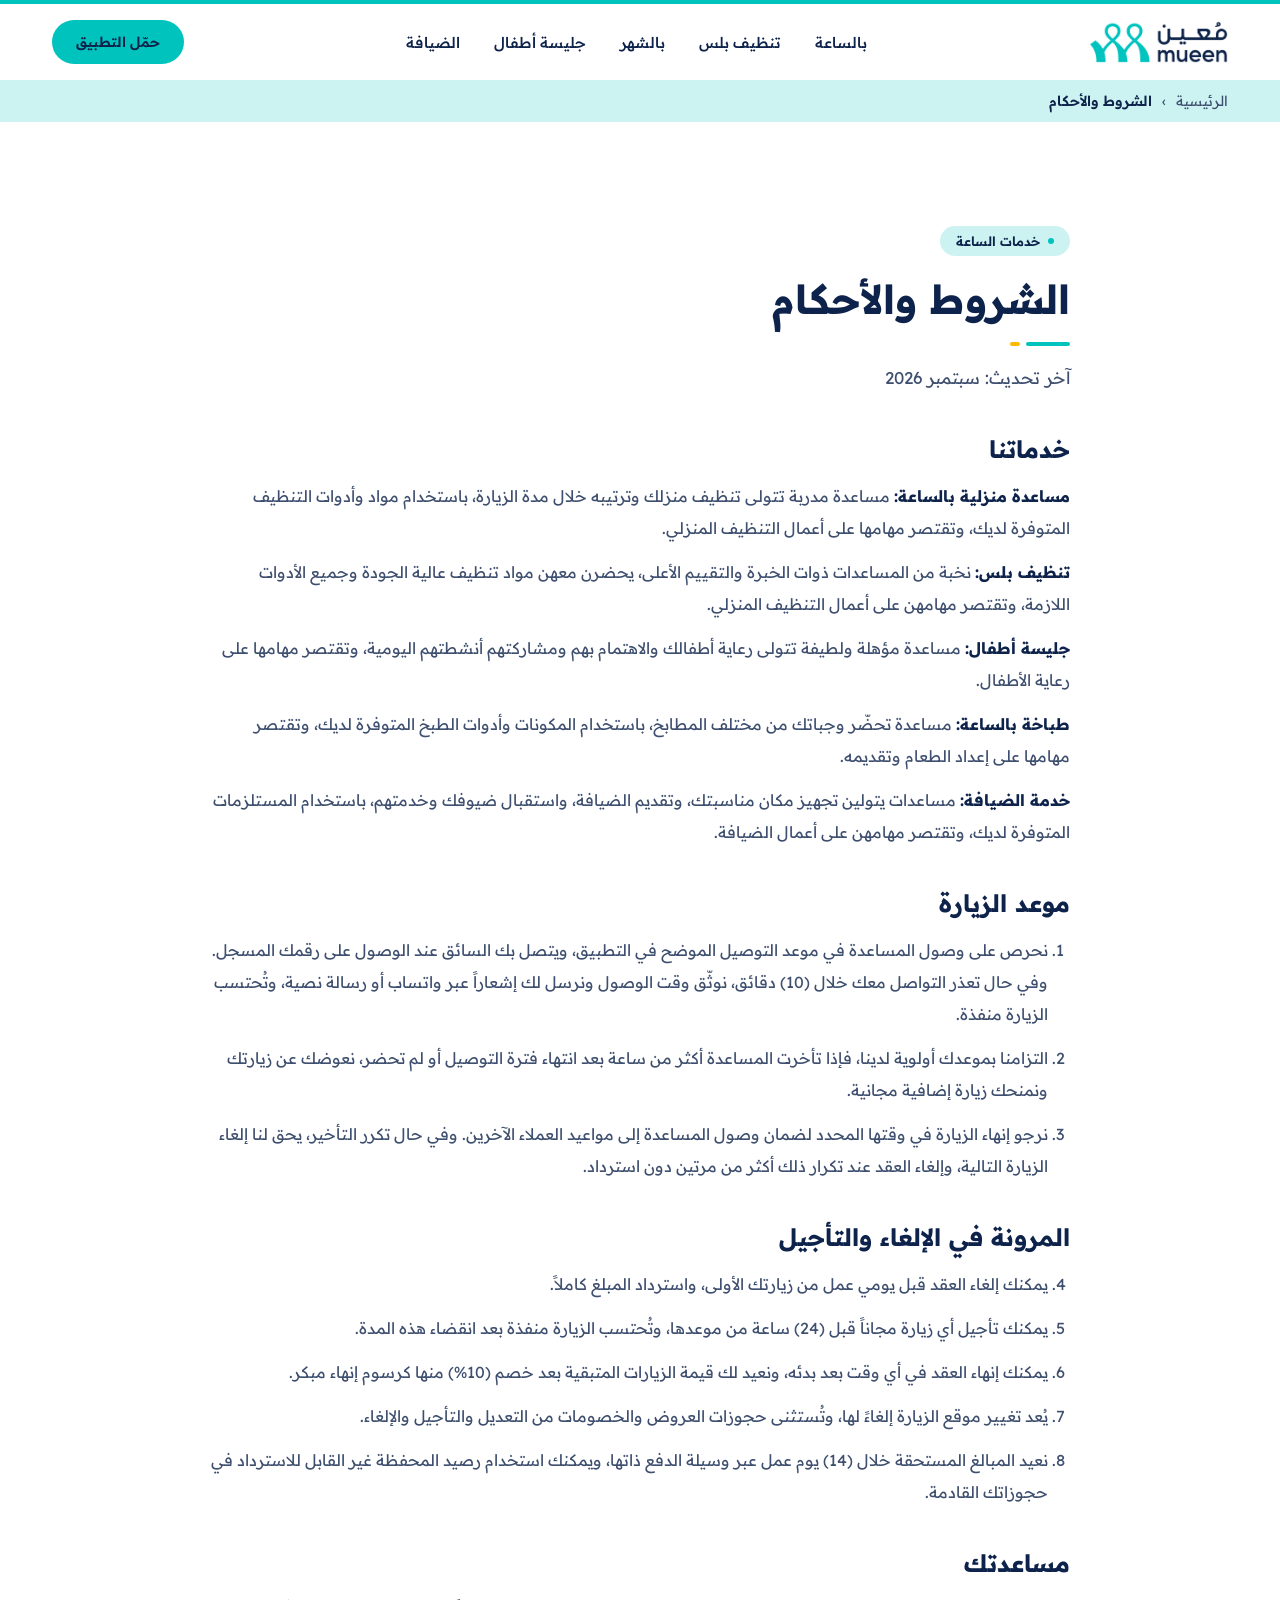
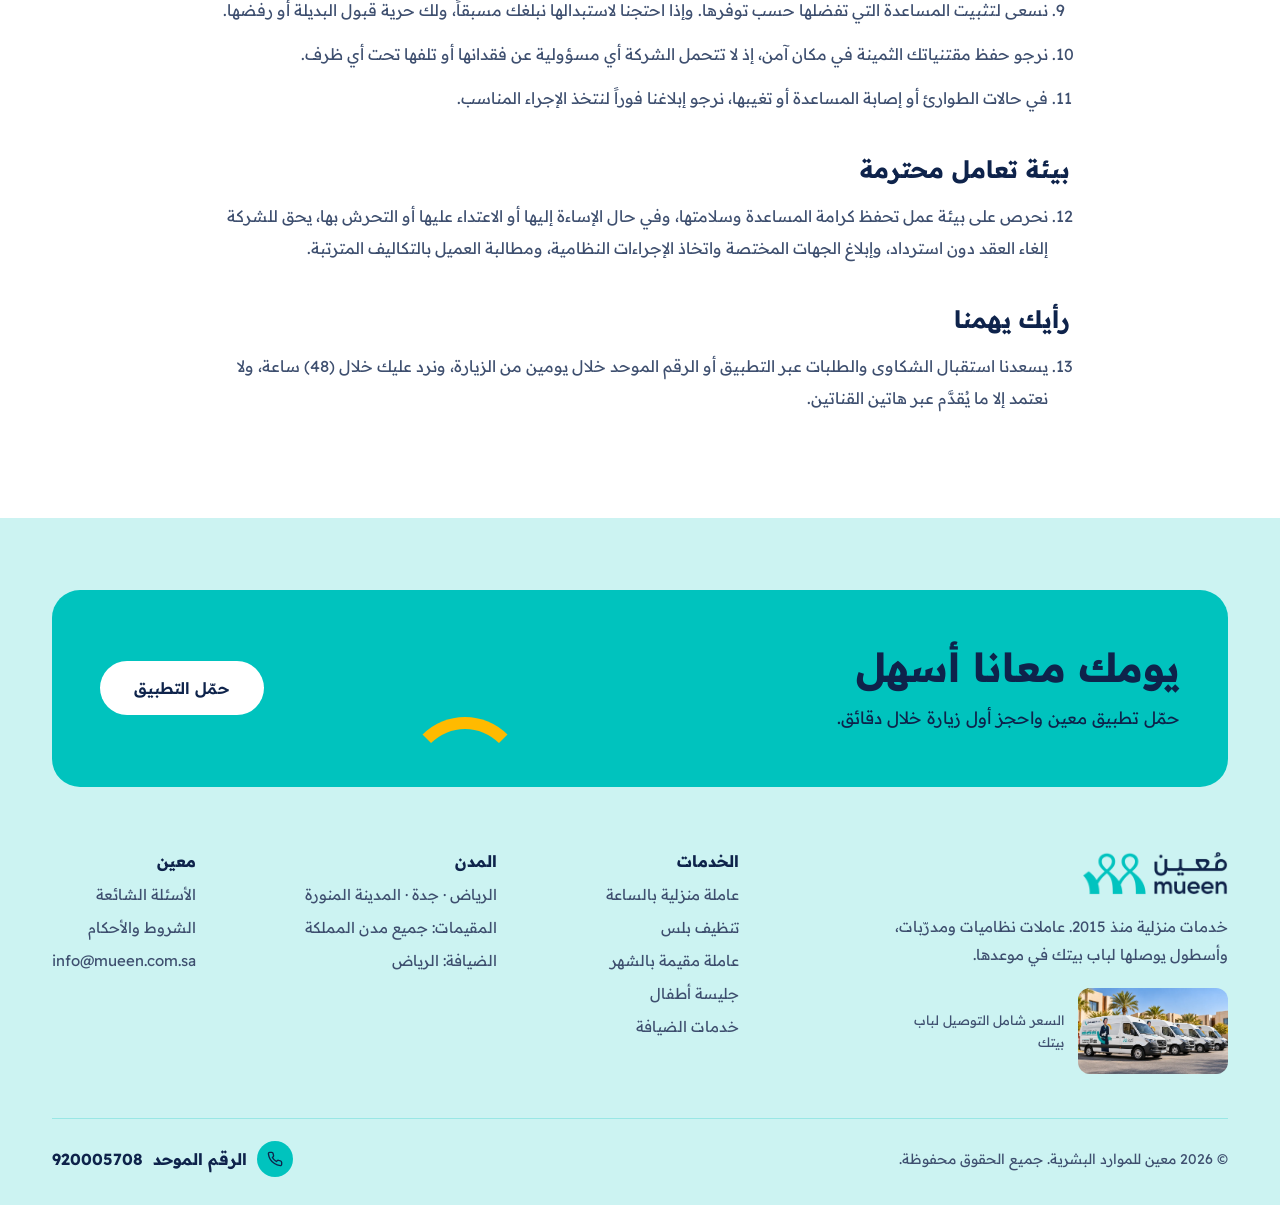
<file: terms/index.html>
<!doctype html>
<html lang="ar" dir="rtl">
<head>
<meta charset="utf-8">
<meta name="viewport" content="width=device-width, initial-scale=1">
<title>الشروط والأحكام | معين</title>
<meta name="description" content="الشروط والأحكام لخدمات الساعة في تطبيق معين: مواعيد الزيارة، الإلغاء والتأجيل، الاسترداد، والشكاوى.">
<link rel="canonical" href="https://mueen.com.sa/terms/">
<link rel="alternate" hreflang="ar-SA" href="https://mueen.com.sa/terms/">
<link rel="alternate" hreflang="x-default" href="https://mueen.com.sa/terms/">
<meta name="robots" content="index, follow, max-image-preview:large">
<meta name="theme-color" content="#00c3be">
<!-- Google Search Console: ضع رمز التحقق هنا -->
<!-- <meta name="google-site-verification" content="XXXXXXXXXXXX"> -->
<meta property="og:type" content="website">
<meta property="og:locale" content="ar_SA">
<meta property="og:site_name" content="معين">
<meta property="og:title" content="الشروط والأحكام | معين">
<meta property="og:description" content="الشروط والأحكام لخدمات الساعة في تطبيق معين: مواعيد الزيارة، الإلغاء والتأجيل، الاسترداد، والشكاوى.">
<meta property="og:url" content="https://mueen.com.sa/terms/">
<meta property="og:image" content="https://mueen.com.sa/assets/img/og-home.jpg">
<meta property="og:image:width" content="1200">
<meta property="og:image:height" content="630">
<meta name="twitter:card" content="summary_large_image">
<meta name="twitter:title" content="الشروط والأحكام | معين">
<meta name="twitter:description" content="الشروط والأحكام لخدمات الساعة في تطبيق معين: مواعيد الزيارة، الإلغاء والتأجيل، الاسترداد، والشكاوى.">
<meta name="twitter:image" content="https://mueen.com.sa/assets/img/og-home.jpg">
<link rel="icon" type="image/png" sizes="32x32" href="/assets/img/favicon-32.png">
<link rel="apple-touch-icon" href="/assets/img/apple-touch-icon.png">
<link rel="preconnect" href="https://fonts.googleapis.com">
<link rel="preconnect" href="https://fonts.gstatic.com" crossorigin>
<link rel="stylesheet" href="https://fonts.googleapis.com/css2?family=Readex+Pro:wght@300;400;500;600;700&amp;display=swap">
<link rel="stylesheet" href="/assets/css/style.css?v=1">
<script async src="https://www.googletagmanager.com/gtag/js?id=G-XXXXXXXXXX"></script>
<script>
window.dataLayer = window.dataLayer || [];
function gtag(){dataLayer.push(arguments);}
gtag('js', new Date());
gtag('config', 'G-XXXXXXXXXX');
gtag('config', 'AW-16564588407');
</script>
<script type="application/ld+json">
{
 "@context": "https://schema.org",
 "@graph": [
  {
   "@type": [
    "Organization",
    "LocalBusiness"
   ],
   "@id": "https://mueen.com.sa/#org",
   "name": "معين",
   "alternateName": "Mueen",
   "url": "https://mueen.com.sa/",
   "logo": "https://mueen.com.sa/assets/img/mueen-logo.png",
   "image": "https://mueen.com.sa/assets/img/hourly-3.webp",
   "telephone": "+966920005708",
   "email": "info@mueen.com.sa",
   "foundingDate": "2015",
   "slogan": "يومك معانا أسهل",
   "address": {
    "@type": "PostalAddress",
    "addressLocality": "الرياض",
    "postalCode": "11531",
    "addressCountry": "SA"
   },
   "areaServed": [
    {
     "@type": "City",
     "name": "الرياض"
    },
    {
     "@type": "City",
     "name": "جدة"
    },
    {
     "@type": "City",
     "name": "المدينة المنورة"
    },
    {
     "@type": "Country",
     "name": "المملكة العربية السعودية"
    }
   ]
  },
  {
   "@type": "WebPage",
   "url": "https://mueen.com.sa/terms/",
   "name": "الشروط والأحكام | معين",
   "inLanguage": "ar-SA"
  },
  {
   "@type": "BreadcrumbList",
   "itemListElement": [
    {
     "@type": "ListItem",
     "position": 1,
     "name": "الرئيسية",
     "item": "https://mueen.com.sa/"
    },
    {
     "@type": "ListItem",
     "position": 2,
     "name": "الشروط والأحكام",
     "item": "https://mueen.com.sa/terms/"
    }
   ]
  }
 ]
}
</script>
<script src="/assets/js/main.js?v=1" defer></script>
</head>
<body data-page="terms" data-service="all">
<a class="skip" href="#main">تخطَّ إلى المحتوى</a>
<div style="height: 4px; background: #00c3be"></div>
<header style="position: sticky; top: 0; z-index: 30; background: rgba(255,255,255,0.97); backdrop-filter: blur(10px); box-shadow: 0 1px 0 #ccf3f2">
<div class="wrap" style="padding: 16px 32px; display: flex; align-items: center; justify-content: space-between; gap: 24px">
<a href="/" aria-label="معين — الصفحة الرئيسية" style="display: flex"><img src="/assets/img/mueen-logo.webp" alt="شعار معين" width="640" height="193" style="height: 42px; width: auto; display: block"></a>
<nav class="navl" aria-label="الخدمات" style="display: flex; gap: 34px">
<a class="nl" href="/hourly-maid/">بالساعة</a>
<a class="nl" href="/home-cleaning/">تنظيف بلس</a>
<a class="nl" href="/monthly-maid/">بالشهر</a>
<a class="nl" href="/babysitter/">جليسة أطفال</a>
<a class="nl" href="/hospitality/">الضيافة</a>
</nav>
<a class="btn btn-p" href="https://mueen.onelink.me/5Kgh/8ng8j5ao?c=terms_organic&amp;af_sub3=header" data-cta="header" rel="nofollow" style="font-size: 14px; padding: 12px 24px; min-height: 44px">حمّل التطبيق</a>
</div>
</header>
<main id="main">
<div style="background: #ccf3f2">
<nav aria-label="مسار التصفح" class="wrap" style="padding: 12px 32px; font-size: 14px; color: #3e4f6f">
<ol style="list-style: none; margin: 0; padding: 0; display: flex; gap: 10px">
<li><a href="/" style="color: #3e4f6f; text-decoration: none">الرئيسية</a></li><li aria-hidden="true">›</li><li aria-current="page" style="color: #0e234b; font-weight: 600">الشروط والأحكام</li>
</ol>
</nav>
</div>
<section class="sec">
<div class="wrap" style="max-width: 860px">
<div class="" style="display: flex; flex-direction: column; gap: 16px; align-items: flex-start; max-width: 760px">
<span class="eyb"><span class="dot"></span>خدمات الساعة</span>
<h1 class="h2" style="margin: 0; font-size: 40px; line-height: 1.35; font-weight: 700; color: #0e234b">الشروط والأحكام</h1>
<div class="mark"><span style="width: 44px; background: #00c3be"></span><span style="width: 10px; background: #ffba00"></span></div>
<p style="margin: 0; font-size: 17px; line-height: 1.9; color: #3e4f6f; max-width: 640px">آخر تحديث: سبتمبر 2026</p>
</div>
<div style="margin-top: 20px">
<h2 style="margin: 40px 0 16px; font-size: 24px; font-weight: 700; color: #0e234b">خدماتنا</h2>
<p style="margin: 0 0 12px; font-size: 16px; line-height: 2; color: #3e4f6f"><strong style="color: #0e234b">مساعدة منزلية بالساعة:</strong> مساعدة مدربة تتولى تنظيف منزلك وترتيبه خلال مدة الزيارة، باستخدام مواد وأدوات التنظيف المتوفرة لديك، وتقتصر مهامها على أعمال التنظيف المنزلي.</p>
<p style="margin: 0 0 12px; font-size: 16px; line-height: 2; color: #3e4f6f"><strong style="color: #0e234b">تنظيف بلس:</strong> نخبة من المساعدات ذوات الخبرة والتقييم الأعلى، يحضرن معهن مواد تنظيف عالية الجودة وجميع الأدوات اللازمة، وتقتصر مهامهن على أعمال التنظيف المنزلي.</p>
<p style="margin: 0 0 12px; font-size: 16px; line-height: 2; color: #3e4f6f"><strong style="color: #0e234b">جليسة أطفال:</strong> مساعدة مؤهلة ولطيفة تتولى رعاية أطفالك والاهتمام بهم ومشاركتهم أنشطتهم اليومية، وتقتصر مهامها على رعاية الأطفال.</p>
<p style="margin: 0 0 12px; font-size: 16px; line-height: 2; color: #3e4f6f"><strong style="color: #0e234b">طباخة بالساعة:</strong> مساعدة تحضّر وجباتك من مختلف المطابخ، باستخدام المكونات وأدوات الطبخ المتوفرة لديك، وتقتصر مهامها على إعداد الطعام وتقديمه.</p>
<p style="margin: 0 0 12px; font-size: 16px; line-height: 2; color: #3e4f6f"><strong style="color: #0e234b">خدمة الضيافة:</strong> مساعدات يتولين تجهيز مكان مناسبتك، وتقديم الضيافة، واستقبال ضيوفك وخدمتهم، باستخدام المستلزمات المتوفرة لديك، وتقتصر مهامهن على أعمال الضيافة.</p>
<h2 style="margin: 40px 0 16px; font-size: 24px; font-weight: 700; color: #0e234b">موعد الزيارة</h2>
<ol start="1" style="margin: 0; padding-right: 22px; display: flex; flex-direction: column; gap: 12px; font-size: 16px; line-height: 2; color: #3e4f6f">
<li>نحرص على وصول المساعدة في موعد التوصيل الموضح في التطبيق، ويتصل بك السائق عند الوصول على رقمك المسجل. وفي حال تعذر التواصل معك خلال (10) دقائق، نوثّق وقت الوصول ونرسل لك إشعاراً عبر واتساب أو رسالة نصية، وتُحتسب الزيارة منفذة.</li>
<li>التزامنا بموعدك أولوية لدينا، فإذا تأخرت المساعدة أكثر من ساعة بعد انتهاء فترة التوصيل أو لم تحضر، نعوضك عن زيارتك ونمنحك زيارة إضافية مجانية.</li>
<li>نرجو إنهاء الزيارة في وقتها المحدد لضمان وصول المساعدة إلى مواعيد العملاء الآخرين. وفي حال تكرر التأخير، يحق لنا إلغاء الزيارة التالية، وإلغاء العقد عند تكرار ذلك أكثر من مرتين دون استرداد.</li>
</ol>
<h2 style="margin: 40px 0 16px; font-size: 24px; font-weight: 700; color: #0e234b">المرونة في الإلغاء والتأجيل</h2>
<ol start="4" style="margin: 0; padding-right: 22px; display: flex; flex-direction: column; gap: 12px; font-size: 16px; line-height: 2; color: #3e4f6f">
<li>يمكنك إلغاء العقد قبل يومي عمل من زيارتك الأولى، واسترداد المبلغ كاملاً.</li>
<li>يمكنك تأجيل أي زيارة مجاناً قبل (24) ساعة من موعدها، وتُحتسب الزيارة منفذة بعد انقضاء هذه المدة.</li>
<li>يمكنك إنهاء العقد في أي وقت بعد بدئه، ونعيد لك قيمة الزيارات المتبقية بعد خصم (10%) منها كرسوم إنهاء مبكر.</li>
<li>يُعد تغيير موقع الزيارة إلغاءً لها، وتُستثنى حجوزات العروض والخصومات من التعديل والتأجيل والإلغاء.</li>
<li>نعيد المبالغ المستحقة خلال (14) يوم عمل عبر وسيلة الدفع ذاتها، ويمكنك استخدام رصيد المحفظة غير القابل للاسترداد في حجوزاتك القادمة.</li>
</ol>
<h2 style="margin: 40px 0 16px; font-size: 24px; font-weight: 700; color: #0e234b">مساعدتك</h2>
<ol start="9" style="margin: 0; padding-right: 22px; display: flex; flex-direction: column; gap: 12px; font-size: 16px; line-height: 2; color: #3e4f6f">
<li>نسعى لتثبيت المساعدة التي تفضلها حسب توفرها. وإذا احتجنا لاستبدالها نبلغك مسبقاً، ولك حرية قبول البديلة أو رفضها.</li>
<li>نرجو حفظ مقتنياتك الثمينة في مكان آمن، إذ لا تتحمل الشركة أي مسؤولية عن فقدانها أو تلفها تحت أي ظرف.</li>
<li>في حالات الطوارئ أو إصابة المساعدة أو تغيبها، نرجو إبلاغنا فوراً لنتخذ الإجراء المناسب.</li>
</ol>
<h2 style="margin: 40px 0 16px; font-size: 24px; font-weight: 700; color: #0e234b">بيئة تعامل محترمة</h2>
<ol start="12" style="margin: 0; padding-right: 22px; display: flex; flex-direction: column; gap: 12px; font-size: 16px; line-height: 2; color: #3e4f6f">
<li>نحرص على بيئة عمل تحفظ كرامة المساعدة وسلامتها، وفي حال الإساءة إليها أو الاعتداء عليها أو التحرش بها، يحق للشركة إلغاء العقد دون استرداد، وإبلاغ الجهات المختصة واتخاذ الإجراءات النظامية، ومطالبة العميل بالتكاليف المترتبة.</li>
</ol>
<h2 style="margin: 40px 0 16px; font-size: 24px; font-weight: 700; color: #0e234b">رأيك يهمنا</h2>
<ol start="13" style="margin: 0; padding-right: 22px; display: flex; flex-direction: column; gap: 12px; font-size: 16px; line-height: 2; color: #3e4f6f">
<li>يسعدنا استقبال الشكاوى والطلبات عبر التطبيق أو الرقم الموحد خلال يومين من الزيارة، ونرد عليك خلال (48) ساعة، ولا نعتمد إلا ما يُقدَّم عبر هاتين القناتين.</li>
</ol>
</div>
</div>
</section>
</main>
<footer style="background: #ccf3f2; position: relative; overflow: hidden">
<div class="wrap" style="padding: 72px 32px 0">
<div style="position: relative; overflow: hidden; background: #00c3be; border-radius: 28px; padding: 52px 48px; display: flex; flex-wrap: wrap; align-items: center; justify-content: space-between; gap: 28px">
<div class="arc" style="width: 380px; height: 380px; top: -220px; right: -120px; border-width: 40px; border-top-color: rgba(255,255,255,0.35); transform: rotate(-20deg)"></div>
<div class="arc" style="width: 120px; height: 120px; bottom: -50px; left: 30%; border-width: 12px; border-top-color: #ffba00"></div>
<div style="position: relative; display: flex; flex-direction: column; gap: 10px; max-width: 620px">
<p class="h2" style="margin: 0; font-size: 40px; font-weight: 700; color: #0e234b">يومك معانا أسهل</p>
<p style="margin: 0; font-size: 17px; line-height: 1.9; color: #0e234b">حمّل تطبيق معين واحجز أول زيارة خلال دقائق.</p>
</div>
<a class="btn btn-w" href="https://mueen.onelink.me/5Kgh/8ng8j5ao?c=terms_organic&amp;af_sub3=final" data-cta="final" rel="nofollow" style="position: relative; font-size: 16px; padding: 16px 34px; min-height: 54px">حمّل التطبيق</a>
</div>
</div>
<div class="wrap" style="padding: 64px 32px 28px; display: flex; flex-direction: column; gap: 44px">
<div style="display: flex; flex-wrap: wrap; justify-content: space-between; gap: 40px">
<div style="flex: 1 1 300px; max-width: 380px; display: flex; flex-direction: column; gap: 18px">
<img src="/assets/img/mueen-logo.webp" alt="شعار معين" width="640" height="193" loading="lazy" style="height: 44px; width: auto; align-self: flex-start">
<p style="margin: 0; font-size: 15px; line-height: 1.9; color: #3e4f6f">خدمات منزلية منذ 2015. عاملات نظاميات ومدرّبات، وأسطول يوصلها لباب بيتك في موعدها.</p>
<div style="display: flex; align-items: center; gap: 14px">
<img src="/assets/img/fleet.webp" alt="أسطول معين لتوصيل العاملات" width="800" height="450" loading="lazy" decoding="async" style="width: 150px; height: 86px; object-fit: cover; border-radius: 12px">
<span style="font-size: 13px; line-height: 1.7; color: #3e4f6f; max-width: 160px">السعر شامل التوصيل لباب بيتك</span>
</div>
</div>
<nav aria-label="الخدمات" style="display: flex; flex-direction: column; gap: 14px; font-size: 15px">
<span style="font-weight: 700; font-size: 16px; color: #0e234b">الخدمات</span>
<a href="/hourly-maid/" style="color: #3e4f6f; text-decoration: none">عاملة منزلية بالساعة</a>
<a href="/home-cleaning/" style="color: #3e4f6f; text-decoration: none">تنظيف بلس</a>
<a href="/monthly-maid/" style="color: #3e4f6f; text-decoration: none">عاملة مقيمة بالشهر</a>
<a href="/babysitter/" style="color: #3e4f6f; text-decoration: none">جليسة أطفال</a>
<a href="/hospitality/" style="color: #3e4f6f; text-decoration: none">خدمات الضيافة</a>
</nav>
<div style="display: flex; flex-direction: column; gap: 14px; font-size: 15px">
<span style="font-weight: 700; font-size: 16px; color: #0e234b">المدن</span>
<span style="color: #3e4f6f">الرياض · جدة · المدينة المنورة</span>
<span style="color: #3e4f6f">المقيمات: جميع مدن المملكة</span>
<span style="color: #3e4f6f">الضيافة: الرياض</span>
</div>
<div style="display: flex; flex-direction: column; gap: 14px; font-size: 15px">
<span style="font-weight: 700; font-size: 16px; color: #0e234b">معين</span>
<a href="/#faq" style="color: #3e4f6f; text-decoration: none">الأسئلة الشائعة</a>
<a href="/terms/" style="color: #3e4f6f; text-decoration: none">الشروط والأحكام</a>
<a href="mailto:info@mueen.com.sa" style="color: #3e4f6f; text-decoration: none">info@mueen.com.sa</a>
</div>
</div>
<div style="border-top: 1px solid #99e7e5; padding-top: 22px; display: flex; flex-wrap: wrap; justify-content: space-between; align-items: center; gap: 12px; font-size: 14px; color: #3e4f6f">
<span>© 2026 معين للموارد البشرية. جميع الحقوق محفوظة.</span>
<a href="tel:920005708" style="display: flex; align-items: center; gap: 10px; color: #0e234b; text-decoration: none; font-size: 16px; font-weight: 700"><span style="width: 36px; height: 36px; border-radius: 50%; background: #00c3be; display: flex; align-items: center; justify-content: center"><svg width="16" height="16" viewBox="0 0 24 24" fill="none" stroke="currentColor" stroke-width="2" stroke-linecap="round" stroke-linejoin="round"><path d="M22 16.9v3a2 2 0 0 1-2.2 2 19.8 19.8 0 0 1-8.6-3.1 19.5 19.5 0 0 1-6-6A19.8 19.8 0 0 1 2.1 4.2 2 2 0 0 1 4.1 2h3a2 2 0 0 1 2 1.7c.1.9.4 1.8.7 2.7a2 2 0 0 1-.5 2.1L8 9.8a16 16 0 0 0 6 6l1.3-1.3a2 2 0 0 1 2.1-.4c.9.3 1.8.6 2.7.7a2 2 0 0 1 1.7 2z"></path></svg></span>الرقم الموحد <span dir="ltr">920005708</span></a>
</div>
</div>
</footer>

<div class="sticky">
<a class="btn btn-p" href="https://mueen.onelink.me/5Kgh/8ng8j5ao?c=terms_organic&amp;af_sub3=sticky" data-cta="sticky" rel="nofollow" style="flex: 1; font-size: 16px; min-height: 52px">حمّل التطبيق واحجز الآن</a>
</div>
</body>
</html>
</file>
<file: assets/css/style.css>
body{margin:0;background:#ffffff}
*{box-sizing:border-box}
a{color:#0e234b}
.wrap{max-width:1240px;margin:0 auto}
.sec{padding:104px 32px;position:relative;overflow:hidden}
.tint{background:#ccf3f2}
.nl{color:#0e234b;text-decoration:none;font-size:15px;font-weight:500;position:relative;padding:8px 0}
.nl::after{content:"";position:absolute;right:0;left:100%;bottom:0;height:2px;border-radius:2px;background:#00c3be;transition:left .35s ease}
.nl:hover::after{left:0}
.btn{display:inline-flex;align-items:center;justify-content:center;gap:10px;text-decoration:none;font-weight:600;border-radius:999px;transition:background-color .25s ease,color .25s ease,transform .25s ease,box-shadow .25s ease;cursor:pointer}
.btn:hover{transform:translateY(-2px);box-shadow:0 12px 26px rgba(14,35,75,.16)}
.btn-p{background:#00c3be;color:#0e234b}
.btn-p:hover{background:#0e234b;color:#ffffff}
.btn-w{background:#ffffff;color:#0e234b}
.btn-w:hover{background:#0e234b;color:#ffffff}
.btn-o{background:transparent;color:#0e234b;border:1.5px solid #0e234b}
.btn-o:hover{background:#0e234b;color:#ffffff}
.store{display:flex;align-items:center;gap:10px;background:#ffffff;color:#0e234b;text-decoration:none;padding:10px 18px;border-radius:14px;min-height:54px;transition:transform .25s ease,box-shadow .25s ease}
.store:hover{transform:translateY(-2px);box-shadow:0 12px 26px rgba(14,35,75,.18)}
.eyb{display:inline-flex;align-items:center;gap:8px;align-self:flex-start;background:#ccf3f2;color:#0e234b;font-size:13px;font-weight:600;padding:7px 16px;border-radius:999px}
.eyb .dot{width:6px;height:6px;border-radius:50%;background:#00c3be}
.tint .eyb,.teal .eyb{background:#ffffff}
.center .eyb{align-self:center}
.mark{display:flex;gap:6px;align-items:center}
.center .mark{justify-content:center}
.mark span{height:4px;border-radius:2px}
.card{background:#ffffff;border:1px solid #ccf3f2;border-radius:20px;box-shadow:0 10px 30px rgba(14,35,75,.06)}
.lift{transition:transform .3s ease,box-shadow .3s ease}
.lift:hover{transform:translateY(-4px);box-shadow:0 20px 44px rgba(14,35,75,.12)}
.ico{width:56px;height:56px;border-radius:16px;background:#ccf3f2;color:#0e234b;display:flex;align-items:center;justify-content:center;flex:none}
.tint .ico{background:#ccf3f2}
.arc{position:absolute;border-radius:50%;border-style:solid;border-color:transparent;pointer-events:none}
.hs{position:absolute;inset:0;opacity:0;transition:opacity 1.4s ease}
.hs.on{opacity:1}
.hs img{transform:scale(1.05);transition:transform 8s ease-out}
.hs.on img{transform:scale(1)}
.fu{animation:fu 1s cubic-bezier(.2,.7,.2,1) both}
.d1{animation-delay:.12s}.d2{animation-delay:.24s}.d3{animation-delay:.36s}.d4{animation-delay:.48s}
@keyframes fu{from{opacity:0;transform:translateY(16px)}to{opacity:1;transform:none}}
.prog{position:relative;height:3px;border-radius:2px;background:#99e7e5;overflow:hidden}
.prog::after{content:"";position:absolute;inset:0;background:#00c3be;transform-origin:right;animation:pg 6s linear infinite}
@keyframes pg{from{transform:scaleX(0)}to{transform:scaleX(1)}}
.hero{position:relative;min-height:680px;overflow:hidden;background:#ffffff}
.hero-media{position:absolute;top:0;bottom:0;left:0;width:54%;border-bottom-right-radius:0;overflow:hidden}
.hero-text{position:relative;max-width:1240px;margin:0 auto;min-height:680px;padding:56px 32px;display:flex;align-items:center}
.svc{text-decoration:none;color:#0e234b;display:flex;flex-direction:column;overflow:hidden}
.svc .im{position:relative;overflow:hidden;background:#ccf3f2}
.svc img{transition:transform 1s cubic-bezier(.2,.7,.2,1)}
.svc:hover img{transform:scale(1.05)}
.go{display:inline-flex;align-items:center;gap:8px;color:#0e234b;font-size:15px;font-weight:600}
.go .ga{width:34px;height:34px;border-radius:50%;background:#00c3be;color:#0e234b;display:flex;align-items:center;justify-content:center;transition:transform .3s ease}
.svc:hover .ga,.rel:hover .ga{transform:translateX(-4px)}
.g6{display:grid;grid-template-columns:repeat(6,minmax(0,1fr));gap:24px}
.g6 .s2{grid-column:span 3}.g6 .s3{grid-column:span 2}
.g4{display:grid;grid-template-columns:repeat(4,minmax(0,1fr));gap:20px}
.g3{display:grid;grid-template-columns:repeat(3,minmax(0,1fr));gap:24px}
.og{display:grid;grid-template-columns:1.4fr 1fr;gap:20px}
.oc.flash{background:#00c3be;border-color:#00c3be}
.oc.flash .ol{background:#ffffff}
.steps{position:relative;display:grid;grid-template-columns:repeat(4,minmax(0,1fr));gap:24px}
.steps::before{content:"";position:absolute;top:36px;right:12%;left:12%;border-top:2px dashed #99e7e5}
.snum{position:relative;width:72px;height:72px;border-radius:50%;background:#00c3be;color:#0e234b;display:flex;align-items:center;justify-content:center;font-size:26px;font-weight:700;box-shadow:0 0 0 8px #ffffff,0 0 0 9px #99e7e5}
.otab{background:#ffffff;border:1px solid #99e7e5;border-radius:999px;padding:10px 20px;font-family:inherit;font-size:15px;font-weight:500;color:#0e234b;cursor:pointer;min-height:44px;transition:background-color .25s,border-color .25s}
.otab:hover{border-color:#00c3be}
.otab.on{background:#00c3be;border-color:#00c3be;font-weight:600}
.fq{border-radius:16px;background:#ffffff;border:1px solid #ccf3f2;overflow:hidden;transition:box-shadow .3s}
.fq.open{box-shadow:0 12px 30px rgba(14,35,75,.08);border-color:#99e7e5}
.fqi{flex:none;width:36px;height:36px;border-radius:50%;background:#ccf3f2;color:#0e234b;display:flex;align-items:center;justify-content:center;transition:transform .35s ease,background-color .35s}
.fq.open .fqi{transform:rotate(45deg);background:#00c3be}
.qf{animation:qf .6s ease both}
@keyframes qf{from{opacity:0}to{opacity:1}}
.rel{display:flex;flex-direction:column;gap:14px;padding:28px;text-decoration:none;color:#0e234b}
.sticky{display:none}
@media (max-width: 960px){
.navl{display:none !important}
.hero{min-height:0}
.hero-media{position:relative;width:100%;height:360px}
.hero-text{min-height:0;padding:36px 20px 52px}
.h1{font-size:32px !important}
.h2{font-size:28px !important}
.sec{padding:72px 20px}
.g6,.g3,.og{grid-template-columns:1fr}
.g6 .s2,.g6 .s3{grid-column:auto}
.g4{grid-template-columns:repeat(2,minmax(0,1fr));gap:14px}
.steps{grid-template-columns:repeat(2,minmax(0,1fr))}
.steps::before{display:none}
.trust{grid-template-columns:repeat(2,minmax(0,1fr)) !important}
.sticky{display:flex !important}
.hide-sm{display:none !important}
}

html{scroll-behavior:smooth}
body{font-family:'Readex Pro',Tahoma,sans-serif;color:#0e234b;-webkit-font-smoothing:antialiased;overflow-x:hidden}
img{max-width:100%}
:focus-visible{outline:3px solid #ffba00;outline-offset:3px;border-radius:6px}
.skip{position:absolute;right:16px;top:-60px;z-index:100;background:#0e234b;color:#fff;padding:10px 16px;border-radius:10px;text-decoration:none}
.skip:focus{top:12px}
.nl.on::after{left:0}
.hero-text>div{z-index:1}
.fq summary{list-style:none;display:flex;justify-content:space-between;align-items:center;gap:20px;padding:20px 24px;cursor:pointer;font-size:17px;font-weight:600;color:#0e234b;min-height:64px}
.fq summary::-webkit-details-marker{display:none}
.fq p{margin:0;padding:0 24px 22px;font-size:15px;line-height:2;color:#3e4f6f}
.fq[open]{box-shadow:0 12px 30px rgba(14,35,75,.08);border-color:#99e7e5}
.fq[open] .fqi{transform:rotate(45deg);background:#00c3be}
[role=tabpanel]{display:flex}
[role=tabpanel][hidden]{display:none}
.sticky{position:fixed;left:0;right:0;bottom:0;z-index:35;background:#fff;box-shadow:0 -1px 0 #ccf3f2;padding:10px 16px}
.is-ios .store-android,.is-android .store-ios{display:none}
.is-ios .qr,.is-android .qr{display:none !important}
@media (max-width:960px){body{padding-bottom:72px}.qr{display:none !important}}
@media (max-width:560px){.trust{grid-template-columns:1fr !important;gap:16px !important;padding:24px 20px !important}}
@media (prefers-reduced-motion:reduce){*{animation:none !important;transition:none !important}html{scroll-behavior:auto}}
</file>
